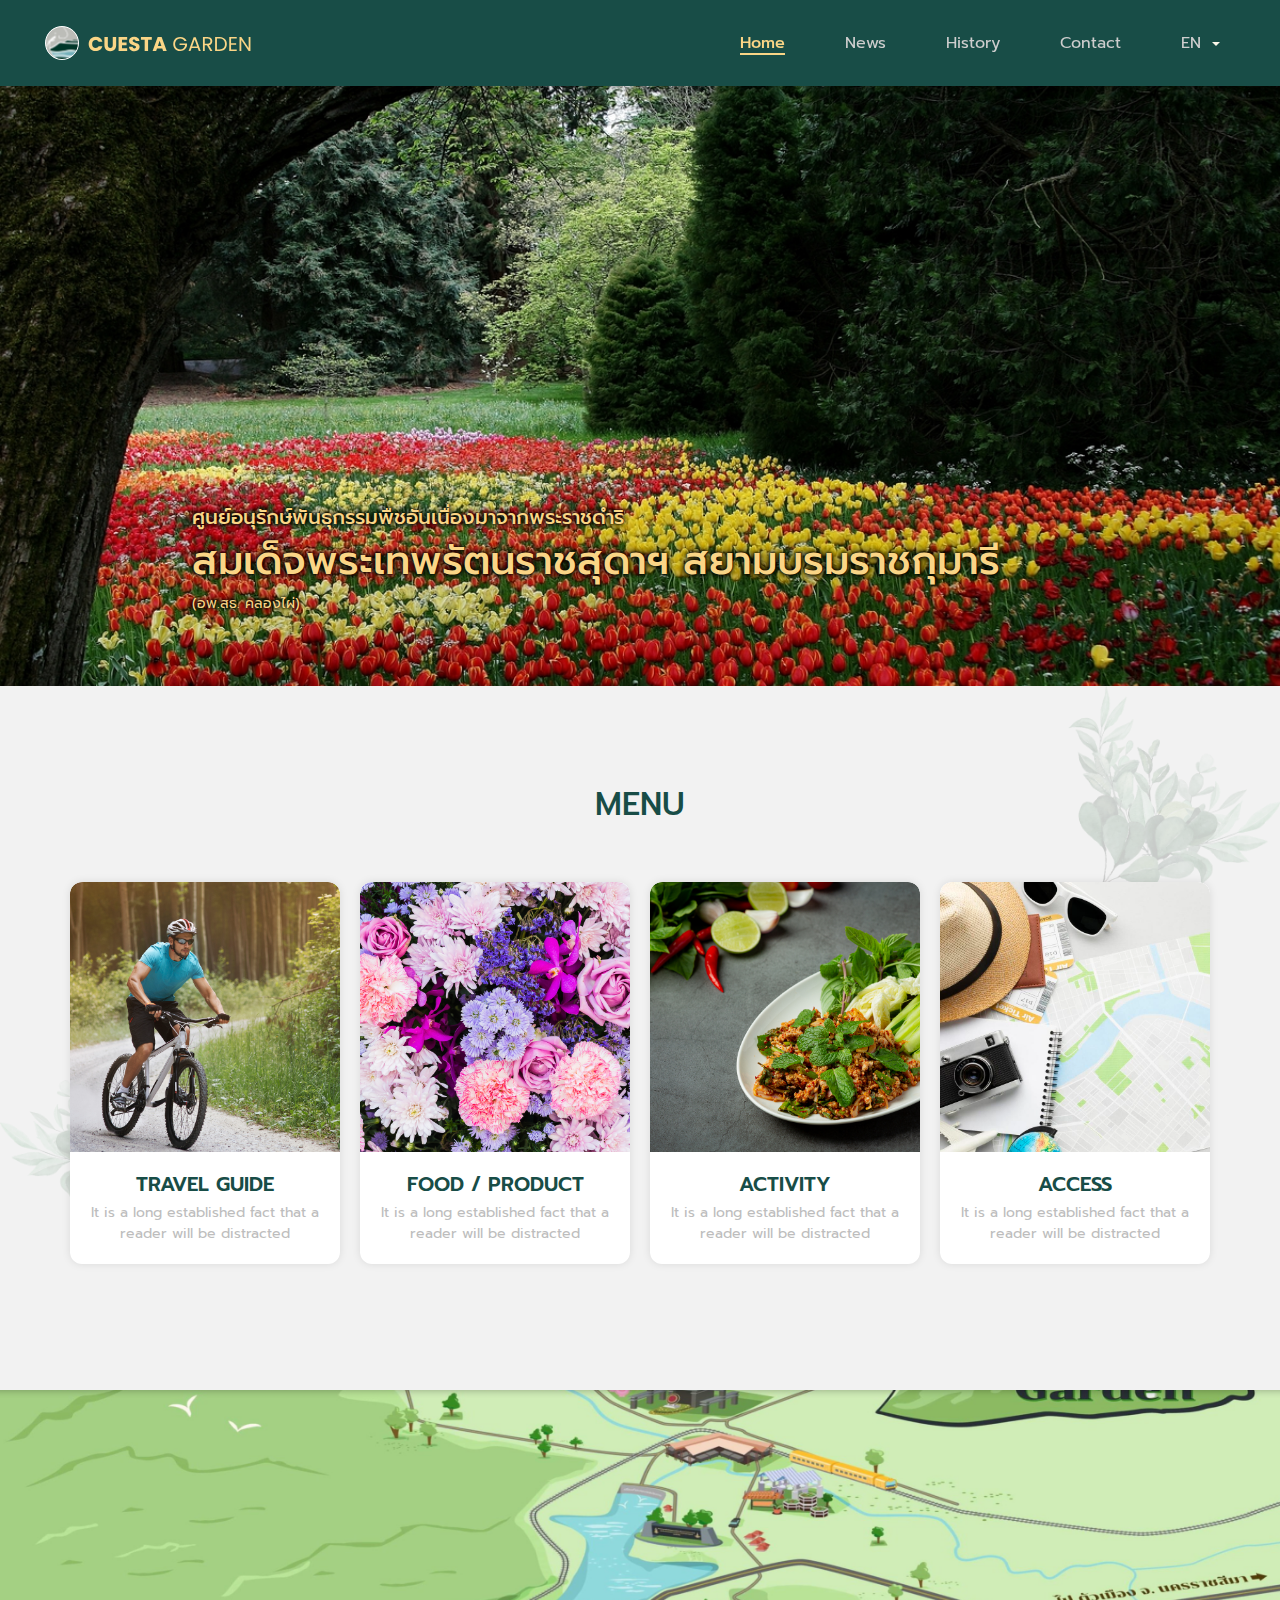
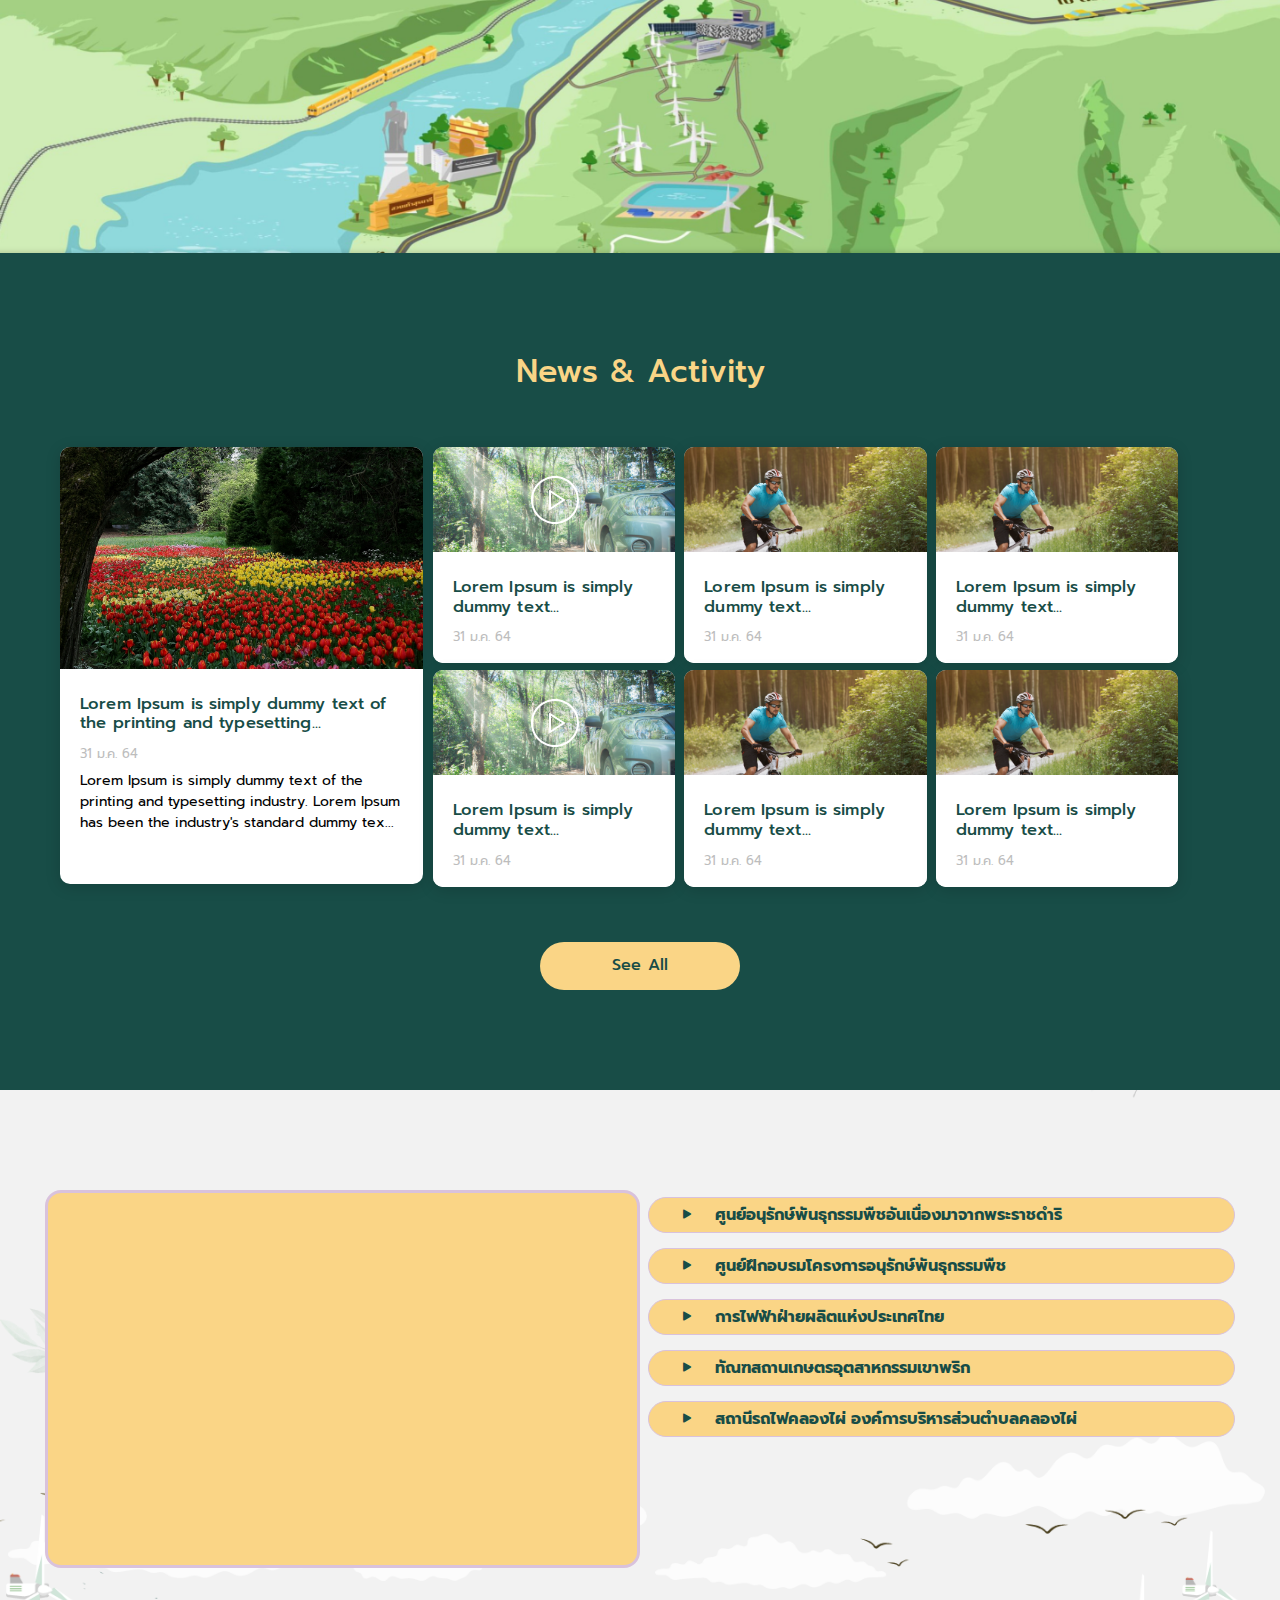
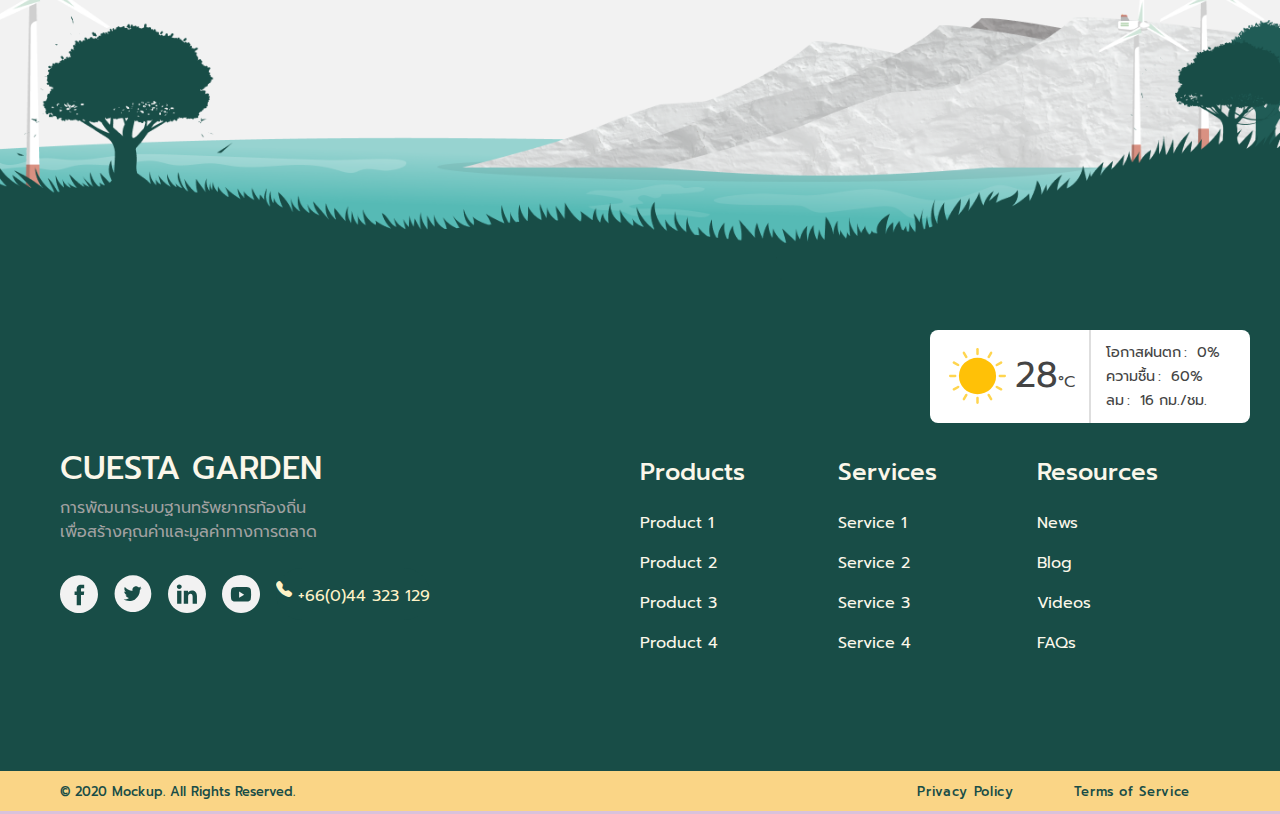
<file: index.html>
<!DOCTYPE html>
<html>
<head>
	<meta charset="UTF-8">
	<meta name="viewport" content="width=device-width, initial-scale=1">
	<link rel="icon" type="image/png" sizes="" href="images/favicon.ico">
	<link rel="stylesheet" href="css/bootstrap.css">
	<link rel="stylesheet" href="https://cdnjs.cloudflare.com/ajax/libs/animate.css/4.1.1/animate.min.css"/>

	<script src="https://code.jquery.com/jquery-3.5.1.slim.min.js" integrity="sha384-DfXdz2htPH0lsSSs5nCTpuj/zy4C+OGpamoFVy38MVBnE+IbbVYUew+OrCXaRkfj" crossorigin="anonymous"></script>
	<script src="https://cdn.jsdelivr.net/npm/bootstrap@4.5.3/dist/js/bootstrap.bundle.min.js" integrity="sha384-ho+j7jyWK8fNQe+A12Hb8AhRq26LrZ/JpcUGGOn+Y7RsweNrtN/tE3MoK7ZeZDyx" crossorigin="anonymous"></script>

	<link rel="stylesheet" href="css/main.css">
	<title>Cuesta Garden</title>
</head>
<body>

<nav class="modal" role="modal" id="slidebar">
	<ul class="bg-dark p-4">
		<div class="top">
			<a href="#home" class="brand w3-text-uppercase"><img src="images/logo.svg" alt="CUESTA GARDEN"></a>
			<button type="button" class="close" data-dismiss="modal" aria-label="Close">
				<span aria-hidden="true">&times;</span>
			</button>
		</div> 
		<ul class="navbar">
			<li class="nav-item"><a href="index.html" class="nav-link">Home</a></li>
			<li class="nav-item"><a href="news.html" class="nav-link">News</a></li>
			<li class="nav-item"><a href="history.html" class="nav-link">History</a></li>
			<li class="nav-item"><a href="contact.html" class="nav-link">Contact</a></li>
			<li class="nav-item dropdown">
				<a href="#" class="nav-link dropdown-toggle" id="slidebar-lang" data-toggle="dropdown" href="#" role="button" aria-haspopup="true" aria-expanded="false">
					EN
				</a>
				<ul aria-labelledby="slidebar-lang" class="dropdown-menu">
					<li class="dropdown-item" href="#">ไทย</li>
					<li class="dropdown-item" href="#">Zh</li>
				</ul>
			</li>
		</ul>
	</ul>
</nav>
<!-- Header -->
<header id="home" class="menu bg-primary">
	<!-- Navbar (sit on top) -->
	<nav for="home" class="bg-primary nav-lg nav-main">
	  <div class=" display-container py-3">
	  	<div class="row">
		    <a href="index.html" class="brand w3-text-uppercase">
		    	<img src="images/logo.svg" alt="CUESTA GARDEN">
		    </a> 
		    <!-- Float links to the right. Hide them on small screens -->
		    <ul class="navbar">
				<li class="nav-item active"><a href="index.html" class="nav-link">Home</a></li>
				<li class="nav-item"><a href="news.html" class="nav-link">News</a></li>
				<li class="nav-item"><a href="history.html" class="nav-link">History</a></li>
				<li class="nav-item"><a href="contact.html" class="nav-link">Contact</a></li>
				<li class="nav-item dropdown">
					<a href="#" class="nav-link dropdown-toggle" id="main-lang" data-toggle="dropdown" href="#" role="button" aria-haspopup="true" aria-expanded="false">
						EN
					</a>
					<div aria-labelledby="main-lang" class="dropdown-menu">
						<a class="dropdown-item" href="#">ไทย</a>
						<a class="dropdown-item" href="#">Zh</a>
					</div>
				</li>
		    </ul>
		</div>
	  </div>
	</nav>
	<nav for="home" class="bg-white nav-lg nav-sticky">
	  <div class=" display-container py-0 px-2">
	  	<div class="row">
		    <a href="index.html" class="brand w3-text-uppercase">
		    	<img src="images/logo.svg" alt="CUESTA GARDEN">
		    </a> 
		    <!-- Float links to the right. Hide them on small screens -->
		    <ul class="navbar">
				<li class="nav-item active"><a href="index.html" class="nav-link">Home</a></li>
				<li class="nav-item"><a href="news.html" class="nav-link">News</a></li>
				<li class="nav-item"><a href="history.html" class="nav-link">History</a></li>
				<li class="nav-item"><a href="contact.html" class="nav-link">Contact</a></li>
				<li class="nav-item dropdown">
					<a href="#" class="nav-link dropdown-toggle" id="stick-lang" data-toggle="dropdown" href="#" role="button" aria-haspopup="true" aria-expanded="false">
						EN
					</a>
					<ul aria-labelledby="stick-lang" class="dropdown-menu">
						<li class="dropdown-item" href="#">ไทย</li>
						<li class="dropdown-item" href="#">Zh</li>
					</ul>
				</li>
		    </ul>
		</div>
	  </div>
	</nav>
	<nav for="slidebar" class="bg-primary nav-mb nav-main">
	  <div class=" display-container py-3">
	  	<div class="row">
		    <a href="index.html" class="brand w3-text-uppercase">
		    	<img src="images/logo.svg" alt="CUESTA GARDEN">
		    </a> 
		    <!-- Float links to the right. Hide them on small screens -->
		    <button class="nav-bar" type="button" data-toggle="modal" data-target="#slidebar"  href="javascript:()">
				<span></span>
				<span></span>
				<span></span>
			</button>
		</div>
	  </div>
	</nav>
	<nav for="slidebar" class="bg-white nav-mb nav-sticky">
	  <div class=" display-container py-3">
	  	<div class="row">
		    <a href="index.html" class="brand w3-text-uppercase">
		    	<img src="images/logo.svg" alt="CUESTA GARDEN">
		    </a> 
		    <!-- Float links to the right. Hide them on small screens -->
		    <button class="nav-bar" type="button" data-toggle="modal" data-target="#slidebar"  href="javascript:()">
				<span></span>
				<span></span>
				<span></span>
			</button>
		</div>
	  </div>
	</nav>
</header>

<section id="cuestaSlide" class="carousel slide" data-ride="carousel">
  <ol class="carousel-indicators">
    <li class="active shadow" data-target="#cuestaSlide" data-slide-to="0"></li>
    <li class="shadow" data-target="#cuestaSlide" data-slide-to="1"></li>
    <li class="shadow" data-target="#cuestaSlide" data-slide-to="2"></li>
    <li class="shadow" data-target="#cuestaSlide" data-slide-to="3"></li>
  </ol>
  <div class="carousel-inner">
    <div class="carousel-item active">
      <img src="images/banner_001.jpg" class="d-block w-100" alt="...">
      <div class="carousel-caption d-none d-md-block">
        <h5 class="">ศูนย์อนุรักษ์พันธุกรรมพืชอันเนื่องมาจากพระราชดำริ</h5>
        <h1 class="">สมเด็จพระเทพรัตนราชสุดาฯ สยามบรมราชกุมารี</h1>
        <p class="">(อพ.สธ. คลองไผ่)</p>
      </div>
    </div>
    <div class="carousel-item">
      <img src="images/banner_002.jpg" class="d-block w-100" alt="...">
      <div class="carousel-caption d-none d-md-block">
        <h5 class="">ศูนย์อนุรักษ์พันธุกรรมพืชอันเนื่องมาจากพระราชดำริ</h5>
        <h1 class="">สมเด็จพระเทพรัตนราชสุดาฯ สยามบรมราชกุมารี</h1>
        <p class="">(อพ.สธ. คลองไผ่)</p>
      </div>
    </div>
    <div class="carousel-item">
      <img src="images/banner_004.jpg" class="d-block w-100" alt="...">
      <div class="carousel-caption d-none d-md-block">
        <h5 class="">ศูนย์อนุรักษ์พันธุกรรมพืชอันเนื่องมาจากพระราชดำริ</h5>
        <h1 class="">สมเด็จพระเทพรัตนราชสุดาฯ สยามบรมราชกุมารี</h1>
        <p class=" ">(อพ.สธ. คลองไผ่)</p>
      </div>
    </div>
  </div>
  <a class="carousel-control-prev" href="#cuestaSlide" role="button" data-slide="prev">
    <span class="carousel-control-prev-icon" aria-hidden="true"></span>
    <span class="sr-only">Previous</span>
  </a>
  <a class="carousel-control-next" href="#cuestaSlide" role="button" data-slide="next">
    <span class="carousel-control-next-icon" aria-hidden="true"></span>
    <span class="sr-only">Next</span>
  </a>
</section>

<section role="main" class="main body">
	<div class="bg-light h-100 section">
		<div class="container">
			<h2 class="text-primary text-center mb-md-5">MENU</h2>
			<ul class="categories">
				<li class="cate-item">
					<a href="guide.html">
						<figure><img src="images/thumbnail_001.jpg"></figure>
						<figcaption>
							<h5>Travel Guide</h5>
							<p>It is a long established fact that a reader will be distracted</p>
						</figcaption>
					</a>
				</li>
				<li class="cate-item">
					<a href="guide.html">
						<figure><img src="images/thumbnail_002.jpg"></figure>
						<figcaption>
							<h5>Food / Product</h5>
							<p>It is a long established fact that a reader will be distracted</p>
						</figcaption>
					</a>
				</li>
				<li class="cate-item">
					<a href="guide.html">
						<figure><img src="images/thumbnail_003.jpg"></figure>
						<figcaption>
							<h5>Activity</h5>
							<p>It is a long established fact that a reader will be distracted</p>
						</figcaption>
					</a>
				</li>
				<li class="cate-item">
					<a href="guide.html">
						<figure><img src="images/thumbnail_004.jpg"></figure>
						<figcaption>
							<h5>Access</h5>
							<p>It is a long established fact that a reader will be distracted</p>
						</figcaption>
					</a>
				</li>
			</ul>
		</div>
	</div>
	<div class="container-fuild">
		<img class="w-100" src="images/map.png">
	</div>
	<div class="bg-primary h-100 section">
		<div class="container">
			<div class="post-container h-100 text-center">
				<h2 class="pb-md-5 text-center text-second">News & Activity</h2>
				<ul class="post-list flex-row">
					<li class="col-lg-4">
						<a href="detail_full.html">
						<figure><img src="images/banner_001.jpg"></figure>
						<figcaption>
							<h3>Lorem Ipsum is simply dummy text of the printing and typesetting...</h3>
							<small>31 ม.ค. 64</small>
							<p>Lorem Ipsum is simply dummy text of the printing and typesetting industry. Lorem Ipsum has been the industry's standard dummy tex...</p>
						</figcaption>
						</a>
					</li>
					<div class="col-lg-8 d-post-right">
						<li class="vdo">
							<a href="detail_full.html">
							<figure><img src="images/banner_012.jpg"></figure>
							<figcaption>
								<h3>Lorem Ipsum is simply dummy text...</h3>
								<small>31 ม.ค. 64</small>
							</figcaption>
							</a>
						</li>
						<li class="">
							<a href="detail_full.html">
							<figure><img src="images/banner_005.jpg"></figure>
							<figcaption>
								<h3>Lorem Ipsum is simply dummy text...</h3>
								<small>31 ม.ค. 64</small>
							</figcaption>
							</a>
						</li>
						<li class="">
							<a href="detail_full.html">
							<figure><img src="images/banner_005.jpg"></figure>
							<figcaption>
								<h3>Lorem Ipsum is simply dummy text...</h3>
								<small>31 ม.ค. 64</small>
							</figcaption>
							</a>
						</li>
						<li class="vdo">
							<a href="detail_full.html">
							<figure><img src="images/banner_012.jpg"></figure>
							<figcaption>
								<h3>Lorem Ipsum is simply dummy text...</h3>
								<small>31 ม.ค. 64</small>
							</figcaption>
							</a>
						</li>
						<li class="">
							<a href="detail_full.html">
							<figure><img src="images/banner_005.jpg"></figure>
							<figcaption>
								<h3>Lorem Ipsum is simply dummy text...</h3>
								<small>31 ม.ค. 64</small>
							</figcaption>
							</a>
						</li>
						<li class="">
							<a href="detail_full.html">
							<figure><img src="images/banner_005.jpg"></figure>
							<figcaption>
								<h3>Lorem Ipsum is simply dummy text...</h3>
								<small>31 ม.ค. 64</small>
							</figcaption>
							</a>
						</li>
					</div>
				</ul>
				<a class="btn btn-second mx-auto d-inline-block mt-md-5" role="button" href="news.html">See All</a>
			</div>
		</div>
	</div>
	<div class="bg-video bg-light bg-footer video-img section">
		<div class="container">
			<div class="row">
				<div class="vdoscreen">
					<iframe src="https://www.youtube.com/embed/4woRrhXM5IE" frameborder="0" allow="accelerometer; autoplay; clipboard-write; encrypted-media; gyroscope; picture-in-picture" allowfullscreen></iframe>
				</div>
				<div class="col-md-6 pr-md-0 pl-md-2">
					<ul class="playlist">
						<li><i class="bi bi-play-fill"></i> ศูนย์อนุรักษ์พันธุกรรมพืชอันเนื่องมาจากพระราชดำริ</li>
						<li><i class="bi bi-play-fill"></i> ศูนย์ฝึกอบรมโครงการอนุรักษ์พันธุกรรมพืช</li>
						<li><i class="bi bi-play-fill"></i> การไฟฟ้าฝ่ายผลิตแห่งประเทศไทย</li>
						<li><i class="bi bi-play-fill"></i> ทัณฑสถานเกษตรอุตสาหกรรมเขาพริก</li>
						<li><i class="bi bi-play-fill"></i> สถานีรถไฟคลองไผ่ องค์การบริหารส่วนตำบลคลองไผ่</li>
					</ul>
				</div>
			</div>
		</div>
	</div>
</section>


<!-- Footer -->
<footer>
	<div class="bg-primary contact-section section">
		<div class="display-container">
			<div class="row">
				<div class="col-lg-6">
					<h2>CUESTA GARDEN</h2>
					<span class="d-block mb-4">
						การพัฒนาระบบฐานทรัพยากรท้องถิ่น<br>
						เพื่อสร้างคุณค่าและมูลค่าทางการตลาด
					</span>
					<ul class="socail">
						<li>
							<a href="#">
								<img src="images/icon/facebook(1).svg">
							</a>
						</li>
						<li>
							<a href="#">
								<img src="images/icon/twitter(1).svg">
							</a>
						</li>
						<li>
							<a href="#">
								<img src="images/icon/LinkedIN(1).svg">
							</a>
						</li>
						<li>
							<a href="#">
								<img src="images/icon/youtube(1).svg">
							</a>
						</li>
						<li class="tel">
							<a href="tel:+6644323129">
								<i class="bi bi-telephone-fill"></i>
								+66(0)44 323 129
							</a>
						</li>
					</ul>
				</div>
				<div class="col-lg-6 col-right flex-row justify-content-space-between footer">
					<ul class="flex-3">
						<li><h4>Products</h4></li>
						<li><a href="product.html">Product 1</a></li>
						<li><a href="product.html">Product 2</a></li>
						<li><a href="product.html">Product 3</a></li>
						<li><a href="product.html">Product 4</a></li>
					</ul>
					<ul class="flex-3">
						<li><h4>Services</h4></li>
						<li><a href="service.html">Service 1</a></li>
						<li><a href="service.html">Service 2</a></li>
						<li><a href="service.html">Service 3</a></li>
						<li><a href="service.html">Service 4</a></li>
					</ul>
					<ul class="flex-3">
						<li><h4>Resources</h4></li>
						<li><a href="news.html">News</a></li>
						<li><a href="news.html">Blog</a></li>
						<li><a href="video.html">Videos</a></li>
						<li><a href="faqs.html">FAQs</a></li>
					</ul>
				</div>
			</div>
		</div>
	</div>
	<div class="copyrights-row">
		<div class="display-container py-2">
			<div class="row">
				<div class="col-left col copyrights">
					<small>© 2020 Mockup. All Rights Reserved.</small>
				</div>
				<div class="col-left col">
					<ul class="footer-menu">
						<li class="footer-item"><a href="text.html">Privacy Policy</a></li>
						<li class="footer-item"><a href="text.html">Terms of Service</a></li>
					</ul>
				</div>
			</div>
		</div>
	</div>
	<div class="temperature">
		<div class="col-6 col-left">
			<div class="col-6 icon"><img src="./images/svg/sunny.svg" alt=""></div>
			<div class="col-6 number">28<small>°C</small></div>
		</div>
		<div class="col-6 col-right">
			<ul class="meta-tem">
				<li>
					<label>โอกาสฝนตก</label>
					<span>0%</span>
				</li>
				<li>
					<label>ความชื้น</label>
					<span>60%</span>
				</li>
				<li>
					<label>ลม</label>
					<span>16 กม./ชม.</span>
				</li>
			</ul>
		</div>
	</div>
</footer>
	
<button onclick="topFunction()" id="btt" title="Go to top"><i class="bi bi-arrow-up-short"></i></button>
<script src="js/script.js"></script>
</body>
</html>
</file>
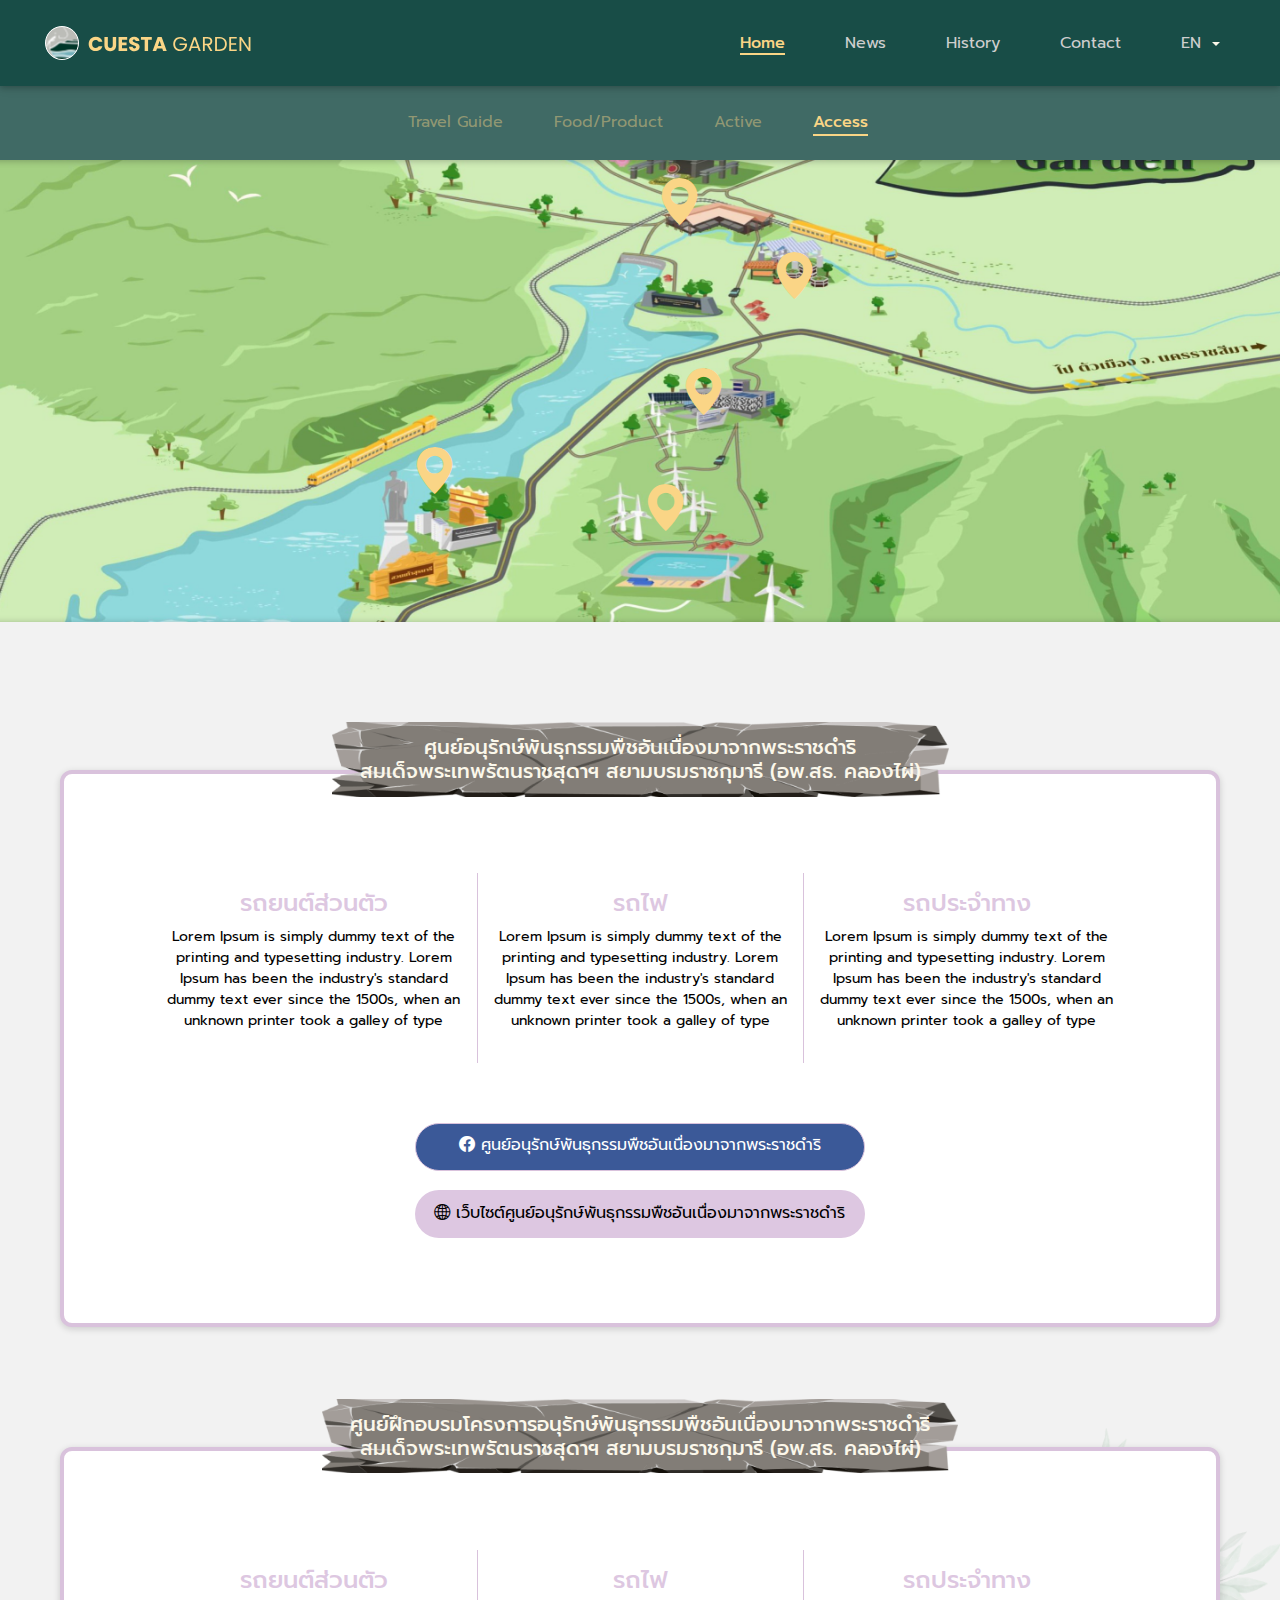
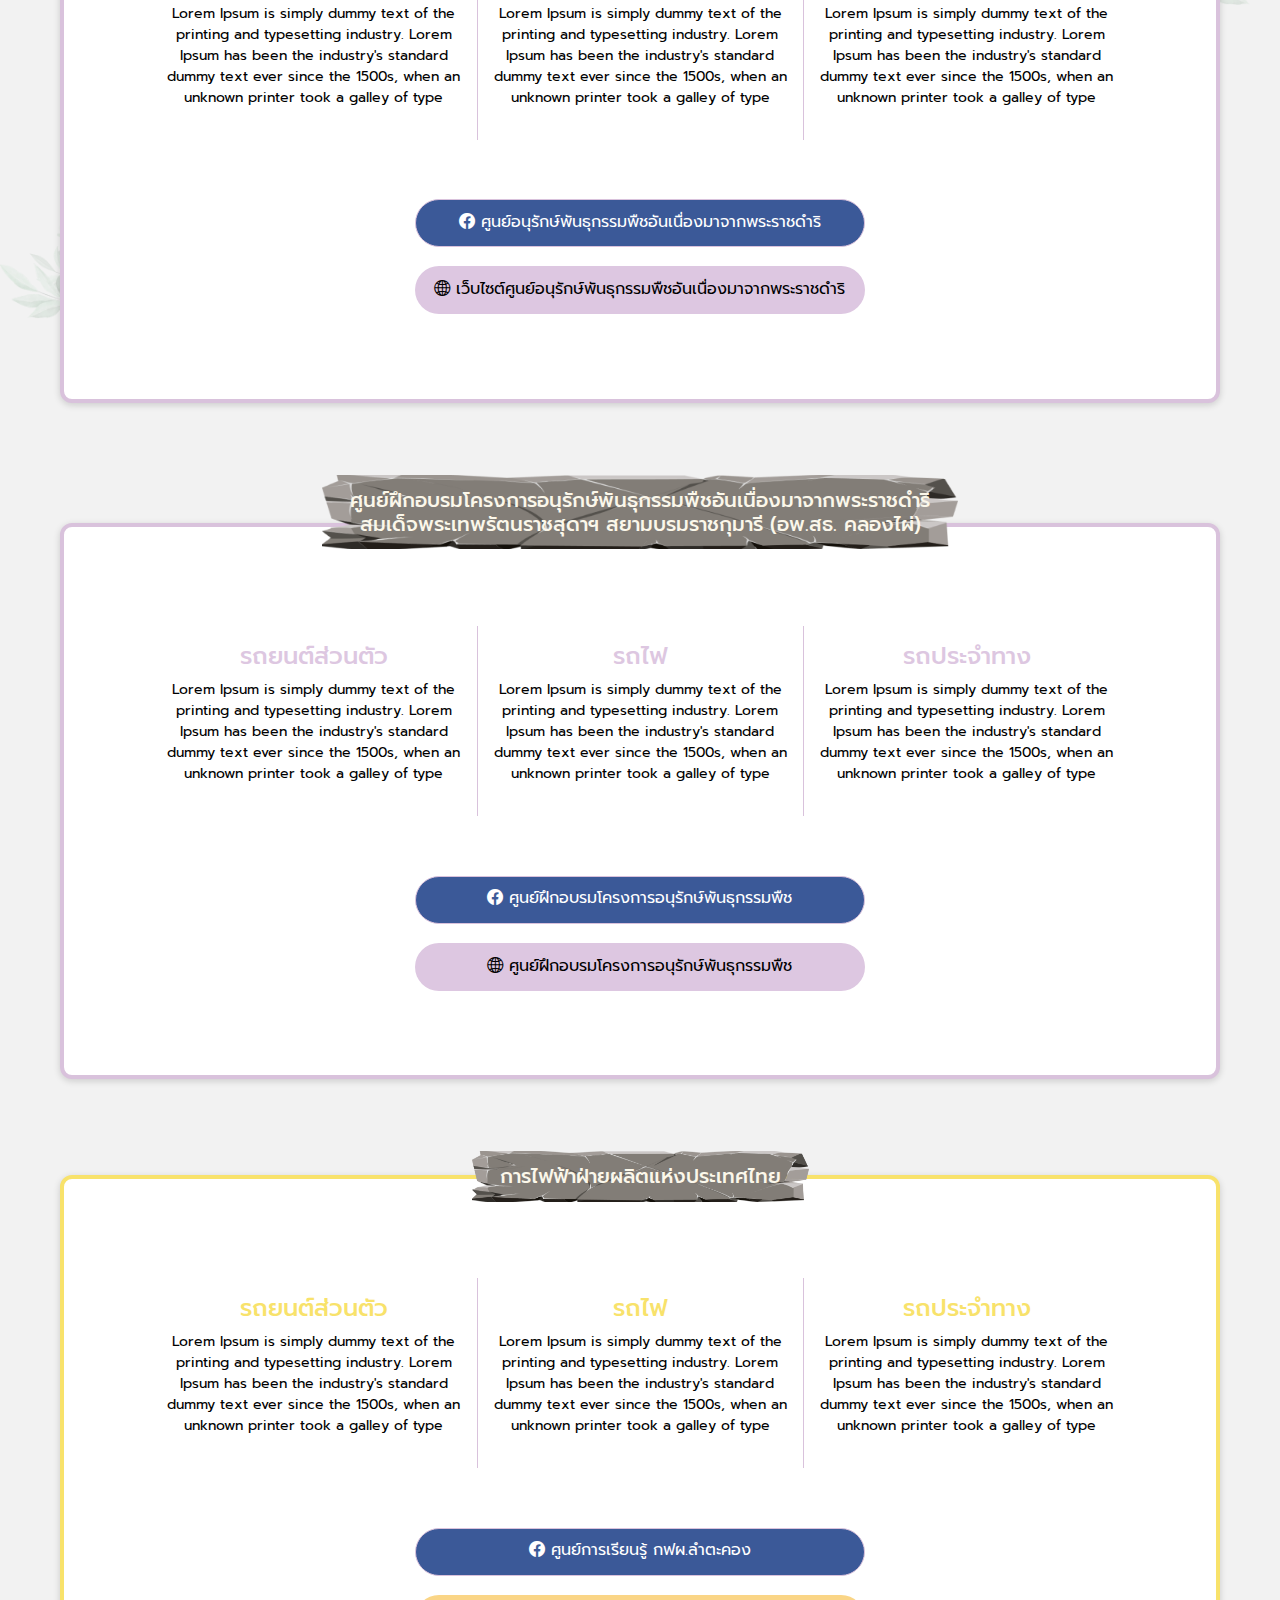
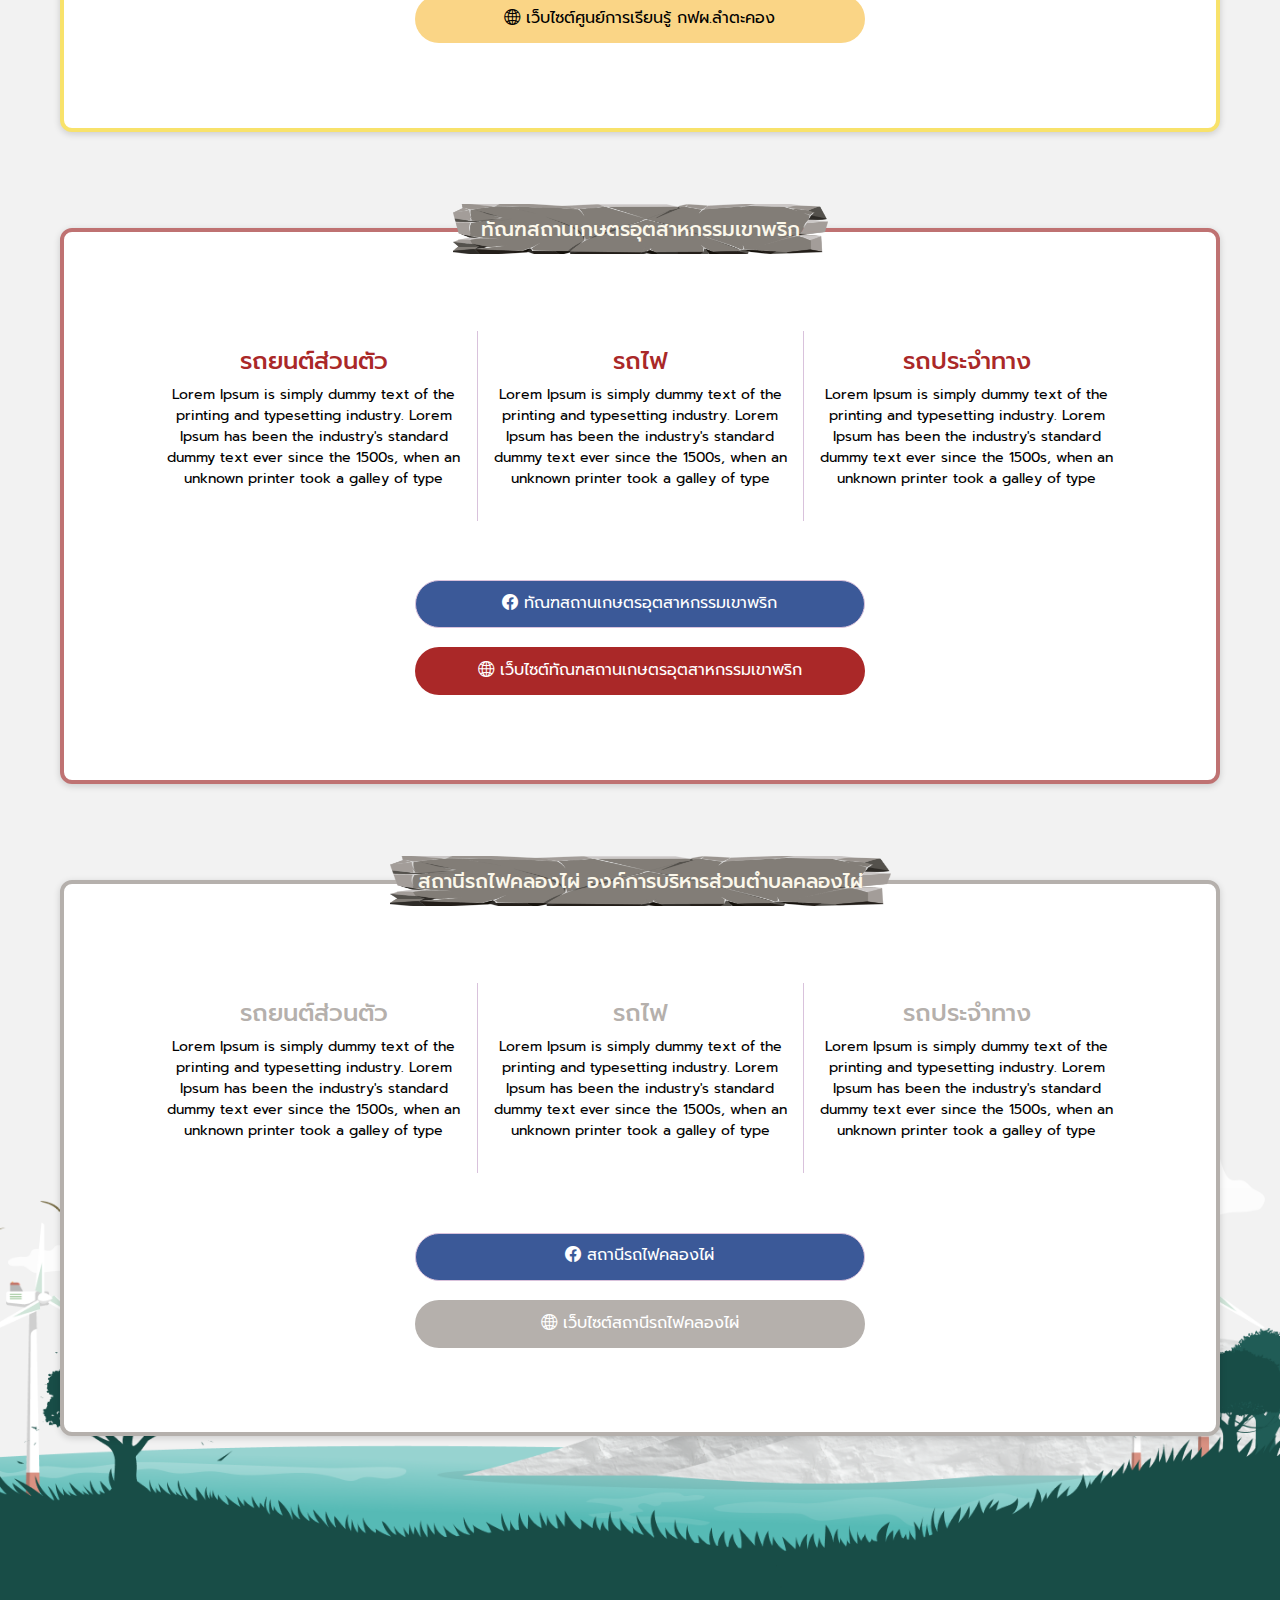
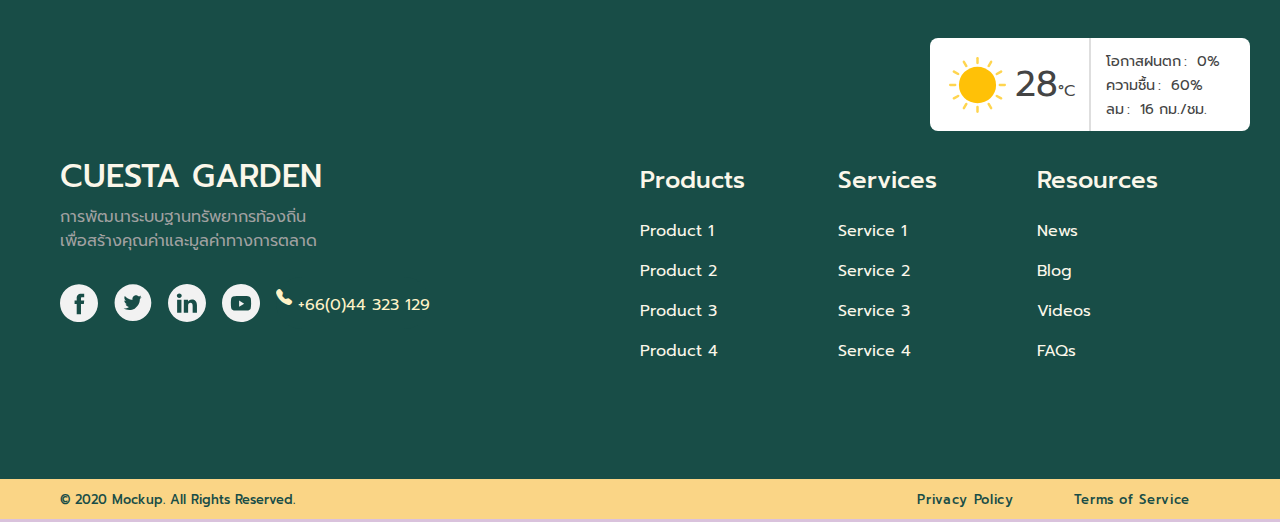
<file: access.html>
<!DOCTYPE html>
<html>
<head>
	<meta charset="UTF-8">
	<meta name="viewport" content="width=device-width, initial-scale=1">
	<link rel="icon" type="image/png" sizes="" href="images/favicon.ico">
	<link rel="stylesheet" href="css/bootstrap.css">
	<link rel="stylesheet" href="https://cdnjs.cloudflare.com/ajax/libs/animate.css/4.1.1/animate.min.css"/>

	<script src="https://code.jquery.com/jquery-3.5.1.slim.min.js" integrity="sha384-DfXdz2htPH0lsSSs5nCTpuj/zy4C+OGpamoFVy38MVBnE+IbbVYUew+OrCXaRkfj" crossorigin="anonymous"></script>
	<script src="https://cdn.jsdelivr.net/npm/bootstrap@4.5.3/dist/js/bootstrap.bundle.min.js" integrity="sha384-ho+j7jyWK8fNQe+A12Hb8AhRq26LrZ/JpcUGGOn+Y7RsweNrtN/tE3MoK7ZeZDyx" crossorigin="anonymous"></script>

	<link rel="stylesheet" href="css/main.css">
	<title>Cuesta Garden</title>
</head>
<body>

<nav class="modal" role="modal" id="slidebar">
	<ul class="bg-dark p-4">
		<div class="top">
			<a href="#home" class="brand w3-text-uppercase"><img src="images/logo.svg" alt="CUESTA GARDEN"></a>
			<button type="button" class="close" data-dismiss="modal" aria-label="Close">
				<span aria-hidden="true">&times;</span>
			</button>
		</div> 
		<ul class="navbar">
			<li class="nav-item"><a href="index.html" class="nav-link">Home</a></li>
			<li class="nav-item"><a href="news.html" class="nav-link">News</a></li>
			<li class="nav-item"><a href="history.html" class="nav-link">History</a></li>
			<li class="nav-item"><a href="contact.html" class="nav-link">Contact</a></li>
			<li class="nav-item dropdown">
				<a href="#" class="nav-link dropdown-toggle" id="slidebar-lang" data-toggle="dropdown" href="#" role="button" aria-haspopup="true" aria-expanded="false">
					EN
				</a>
				<ul aria-labelledby="slidebar-lang" class="dropdown-menu">
					<li class="dropdown-item" href="#">ไทย</li>
					<li class="dropdown-item" href="#">Zh</li>
				</ul>
			</li>
		</ul>
	</ul>
</nav>
<!-- Header -->
<header id="home" class="menu bg-primary">
	<!-- Navbar (sit on top) -->
	<nav for="home" class="bg-primary nav-lg nav-main">
	  <div class=" display-container py-3">
	  	<div class="row">
		    <a href="index.html" class="brand w3-text-uppercase">
		    	<img src="images/logo.svg" alt="CUESTA GARDEN">
		    </a> 
		    <!-- Float links to the right. Hide them on small screens -->
		    <ul class="navbar">
				<li class="nav-item active"><a href="index.html" class="nav-link">Home</a></li>
				<li class="nav-item"><a href="news.html" class="nav-link">News</a></li>
				<li class="nav-item"><a href="history.html" class="nav-link">History</a></li>
				<li class="nav-item"><a href="contact.html" class="nav-link">Contact</a></li>
				<li class="nav-item dropdown">
					<a href="#" class="nav-link dropdown-toggle" id="main-lang" data-toggle="dropdown" href="#" role="button" aria-haspopup="true" aria-expanded="false">
						EN
					</a>
					<div aria-labelledby="main-lang" class="dropdown-menu">
						<a class="dropdown-item" href="#">ไทย</a>
						<a class="dropdown-item" href="#">Zh</a>
					</div>
				</li>
		    </ul>
		</div>
	  </div>
	</nav>
	<nav for="home" class="bg-white nav-lg nav-sticky">
	  <div class=" display-container py-0 px-2">
	  	<div class="row">
		    <a href="index.html" class="brand w3-text-uppercase">
		    	<img src="images/logo.svg" alt="CUESTA GARDEN">
		    </a> 
		    <!-- Float links to the right. Hide them on small screens -->
		    <ul class="navbar">
				<li class="nav-item active"><a href="index.html" class="nav-link">Home</a></li>
				<li class="nav-item"><a href="news.html" class="nav-link">News</a></li>
				<li class="nav-item"><a href="history.html" class="nav-link">History</a></li>
				<li class="nav-item"><a href="contact.html" class="nav-link">Contact</a></li>
				<li class="nav-item dropdown">
					<a href="#" class="nav-link dropdown-toggle" id="stick-lang" data-toggle="dropdown" href="#" role="button" aria-haspopup="true" aria-expanded="false">
						EN
					</a>
					<ul aria-labelledby="stick-lang" class="dropdown-menu">
						<li class="dropdown-item" href="#">ไทย</li>
						<li class="dropdown-item" href="#">Zh</li>
					</ul>
				</li>
		    </ul>
		</div>
	  </div>
	</nav>
	<nav for="slidebar" class="bg-primary nav-mb nav-main">
	  <div class=" display-container py-3">
	  	<div class="row">
		    <a href="index.html" class="brand w3-text-uppercase">
		    	<img src="images/logo.svg" alt="CUESTA GARDEN">
		    </a> 
		    <!-- Float links to the right. Hide them on small screens -->
		    <button class="nav-bar" type="button" data-toggle="modal" data-target="#slidebar"  href="javascript:()">
				<span></span>
				<span></span>
				<span></span>
			</button>
		</div>
	  </div>
	</nav>
	<nav for="slidebar" class="bg-white nav-mb nav-sticky">
	  <div class=" display-container py-3">
	  	<div class="row">
		    <a href="index.html" class="brand w3-text-uppercase">
		    	<img src="images/logo.svg" alt="CUESTA GARDEN">
		    </a> 
		    <!-- Float links to the right. Hide them on small screens -->
		    <button class="nav-bar" type="button" data-toggle="modal" data-target="#slidebar"  href="javascript:()">
				<span></span>
				<span></span>
				<span></span>
			</button>
		</div>
	  </div>
	</nav>
</header>


<section role="main" class="main">
	<div class="h-100">
			<div id="product" class="list-group">
				<a class="list-item" href="guide.html">Travel Guide</a>
				<a class="list-item" href="product.html">Food/Product</a>
				<a class="list-item" href="active.html">Active</a>
				<a class="list-item active" href="access.html">Access</a>
			</div>
			<figure class="map_img">
				<img src="images/map.png" usemap="#image-map">
				<map name="image-map">
					<a class="link-map" title="" href="#point-1" coords="1045,535,57" shape="circle"><i class="bi bi-geo-alt-fill"></i></a>
					<a class="link-map" title="" href="#point-2" coords="1512,850,59" shape="circle"><i class="bi bi-geo-alt-fill"></i></a>
					<a class="link-map" title="" href="#point-3" coords="1878,193,50" shape="circle"><i class="bi bi-geo-alt-fill"></i></a>
					<a class="link-map" title="" href="#point-4" coords="277,482,50" shape="circle"><i class="bi bi-geo-alt-fill"></i></a>
					<a class="link-map" title="" href="#point-5" coords="2813,644,54" shape="circle"><i class="bi bi-geo-alt-fill"></i></a>
				</map>
			</figure>
	</div>
	<figcaption class="bg-light h-100 section">
		<div class="container">
			<div data-spy="scroll" data-target="#travel-guide" data-offset="0" class="scrollspy-example">
				<div id="point-1" class="tabel-container h-100">
					<div class="title bg-wood">
						<h4>
							ศูนย์อนุรักษ์พันธุกรรมพืชอันเนื่องมาจากพระราชดำริ<br>
สมเด็จพระเทพรัตนราชสุดาฯ สยามบรมราชกุมารี (อพ.สธ. คลองไผ่)
						</h4>
					</div>
				  	<ul class="tabel-list pupure flex-row transport">
				  		<li class="">
					  		<ul class="transport-list">
								<li>
									<span class="icon"></span>
									<h4>รถยนต์ส่วนตัว</h4>
									<p>Lorem Ipsum is simply dummy text of the printing and typesetting industry. Lorem Ipsum has been the industry's standard dummy text ever since the 1500s, when an unknown printer took a galley of type </p>
								</li>
								<li>
									<span class="icon"></span>
									<h4>รถไฟ</h4>
									<p>Lorem Ipsum is simply dummy text of the printing and typesetting industry. Lorem Ipsum has been the industry's standard dummy text ever since the 1500s, when an unknown printer took a galley of type </p>
								</li>
								<li>
									<span class="icon"></span>
									<h4>รถประจำทาง</h4>
									<p>Lorem Ipsum is simply dummy text of the printing and typesetting industry. Lorem Ipsum has been the industry's standard dummy text ever since the 1500s, when an unknown printer took a galley of type </p>
								</li>
							</ul>
							<a href="#" class="btn btn-facebook"><i class="bi bi-facebook"></i> ศูนย์อนุรักษ์พันธุกรรมพืชอันเนื่องมาจากพระราชดำริ</a>
							<a href="#" class="btn btn-primary"><i class="bi bi-globe2"></i> เว็บไซต์ศูนย์อนุรักษ์พันธุกรรมพืชอันเนื่องมาจากพระราชดำริ</a>
					  	</li> 
				  	</ul>
				</div>
				<div id="point-2" class="tabel-container h-100">
					<div class="title bg-wood">
						<h4>
							ศูนย์ฝึกอบรมโครงการอนุรักษ์พันธุกรรมพืชอันเนื่องมาจากพระราชดำริ<br>
สมเด็จพระเทพรัตนราชสุดาฯ สยามบรมราชกุมารี (อพ.สธ. คลองไผ่)
						</h4>
					</div>
					<ul class="tabel-list pupure flex-row transport">
						<li class="">
							<ul class="transport-list">
							  <li>
								  <span class="icon"></span>
								  <h4>รถยนต์ส่วนตัว</h4>
								  <p>Lorem Ipsum is simply dummy text of the printing and typesetting industry. Lorem Ipsum has been the industry's standard dummy text ever since the 1500s, when an unknown printer took a galley of type </p>
							  </li>
							  <li>
								  <span class="icon"></span>
								  <h4>รถไฟ</h4>
								  <p>Lorem Ipsum is simply dummy text of the printing and typesetting industry. Lorem Ipsum has been the industry's standard dummy text ever since the 1500s, when an unknown printer took a galley of type </p>
							  </li>
							  <li>
								  <span class="icon"></span>
								  <h4>รถประจำทาง</h4>
								  <p>Lorem Ipsum is simply dummy text of the printing and typesetting industry. Lorem Ipsum has been the industry's standard dummy text ever since the 1500s, when an unknown printer took a galley of type </p>
							  </li>
						  </ul>
						  <a href="#" class="btn btn-facebook"><i class="bi bi-facebook"></i> ศูนย์อนุรักษ์พันธุกรรมพืชอันเนื่องมาจากพระราชดำริ</a>
						  <a href="#" class="btn btn-primary"><i class="bi bi-globe2"></i> เว็บไซต์ศูนย์อนุรักษ์พันธุกรรมพืชอันเนื่องมาจากพระราชดำริ</a>
						</li> 
					</ul>
				</div>
				<div id="point-3" class="tabel-container h-100">
					<div class="title bg-wood">
						<h4>
							ศูนย์ฝึกอบรมโครงการอนุรักษ์พันธุกรรมพืชอันเนื่องมาจากพระราชดำริ<br>
สมเด็จพระเทพรัตนราชสุดาฯ สยามบรมราชกุมารี (อพ.สธ. คลองไผ่)
						</h4>
					</div>
					<ul class="tabel-list pupure flex-row transport">
						<li class="">
							<ul class="transport-list">
							  <li>
								  <span class="icon"></span>
								  <h4>รถยนต์ส่วนตัว</h4>
								  <p>Lorem Ipsum is simply dummy text of the printing and typesetting industry. Lorem Ipsum has been the industry's standard dummy text ever since the 1500s, when an unknown printer took a galley of type </p>
							  </li>
							  <li>
								  <span class="icon"></span>
								  <h4>รถไฟ</h4>
								  <p>Lorem Ipsum is simply dummy text of the printing and typesetting industry. Lorem Ipsum has been the industry's standard dummy text ever since the 1500s, when an unknown printer took a galley of type </p>
							  </li>
							  <li>
								  <span class="icon"></span>
								  <h4>รถประจำทาง</h4>
								  <p>Lorem Ipsum is simply dummy text of the printing and typesetting industry. Lorem Ipsum has been the industry's standard dummy text ever since the 1500s, when an unknown printer took a galley of type </p>
							  </li>
						  </ul>
						  <a href="#" class="btn btn-facebook"><i class="bi bi-facebook"></i> ศูนย์ฝึกอบรมโครงการอนุรักษ์พันธุกรรมพืช</a>
						  <a href="#" class="btn btn-primary"><i class="bi bi-globe2"></i> ศูนย์ฝึกอบรมโครงการอนุรักษ์พันธุกรรมพืช</a>
						</li> 
					</ul>
				</div>
				
				<div id="point-4" class="tabel-container h-100">
					<div class="title bg-wood">
						<h4>
							การไฟฟ้าฝ่ายผลิตแห่งประเทศไทย
						</h4>
					</div>
					<ul class="tabel-list yellow flex-row transport">
						<li class="">
							<ul class="transport-list">
							  <li>
								  <span class="icon"></span>
								  <h4>รถยนต์ส่วนตัว</h4>
								  <p>Lorem Ipsum is simply dummy text of the printing and typesetting industry. Lorem Ipsum has been the industry's standard dummy text ever since the 1500s, when an unknown printer took a galley of type </p>
							  </li>
							  <li>
								  <span class="icon"></span>
								  <h4>รถไฟ</h4>
								  <p>Lorem Ipsum is simply dummy text of the printing and typesetting industry. Lorem Ipsum has been the industry's standard dummy text ever since the 1500s, when an unknown printer took a galley of type </p>
							  </li>
							  <li>
								  <span class="icon"></span>
								  <h4>รถประจำทาง</h4>
								  <p>Lorem Ipsum is simply dummy text of the printing and typesetting industry. Lorem Ipsum has been the industry's standard dummy text ever since the 1500s, when an unknown printer took a galley of type </p>
							  </li>
						  </ul>
						  <a href="#" class="btn btn-facebook"><i class="bi bi-facebook"></i> ศูนย์การเรียนรู้ กฟผ.ลำตะคอง</a>
						  <a href="#" class="btn btn-primary"><i class="bi bi-globe2"></i> เว็บไซต์ศูนย์การเรียนรู้ กฟผ.ลำตะคอง</a>
						</li> 
					</ul>
				</div>

				<div id="point-5" class="tabel-container h-100">
					<div class="title bg-wood">
						<h4>
							ทัณฑสถานเกษตรอุตสาหกรรมเขาพริก
						</h4>
					</div>
					<ul class="tabel-list red flex-row transport">
						<li class="">
							<ul class="transport-list">
							  <li>
								  <span class="icon"></span>
								  <h4>รถยนต์ส่วนตัว</h4>
								  <p>Lorem Ipsum is simply dummy text of the printing and typesetting industry. Lorem Ipsum has been the industry's standard dummy text ever since the 1500s, when an unknown printer took a galley of type </p>
							  </li>
							  <li>
								  <span class="icon"></span>
								  <h4>รถไฟ</h4>
								  <p>Lorem Ipsum is simply dummy text of the printing and typesetting industry. Lorem Ipsum has been the industry's standard dummy text ever since the 1500s, when an unknown printer took a galley of type </p>
							  </li>
							  <li>
								  <span class="icon"></span>
								  <h4>รถประจำทาง</h4>
								  <p>Lorem Ipsum is simply dummy text of the printing and typesetting industry. Lorem Ipsum has been the industry's standard dummy text ever since the 1500s, when an unknown printer took a galley of type </p>
							  </li>
						  </ul>
						  <a href="#" class="btn btn-facebook"><i class="bi bi-facebook"></i> ทัณฑสถานเกษตรอุตสาหกรรมเขาพริก</a>
						  <a href="#" class="btn btn-primary"><i class="bi bi-globe2"></i> เว็บไซต์ทัณฑสถานเกษตรอุตสาหกรรมเขาพริก</a>
						</li> 
					</ul>
				</div>
				
				<div id="point-6" class="tabel-container h-100">
					<div class="title bg-wood">
						<h4>
							สถานีรถไฟคลองไผ่ องค์การบริหารส่วนตำบลคลองไผ่
						</h4>
					</div>
					<ul class="tabel-list gray flex-row transport">
						<li class="">
							<ul class="transport-list">
							  <li>
								  <span class="icon"></span>
								  <h4>รถยนต์ส่วนตัว</h4>
								  <p>Lorem Ipsum is simply dummy text of the printing and typesetting industry. Lorem Ipsum has been the industry's standard dummy text ever since the 1500s, when an unknown printer took a galley of type </p>
							  </li>
							  <li>
								  <span class="icon"></span>
								  <h4>รถไฟ</h4>
								  <p>Lorem Ipsum is simply dummy text of the printing and typesetting industry. Lorem Ipsum has been the industry's standard dummy text ever since the 1500s, when an unknown printer took a galley of type </p>
							  </li>
							  <li>
								  <span class="icon"></span>
								  <h4>รถประจำทาง</h4>
								  <p>Lorem Ipsum is simply dummy text of the printing and typesetting industry. Lorem Ipsum has been the industry's standard dummy text ever since the 1500s, when an unknown printer took a galley of type </p>
							  </li>
						  </ul>
						  <a href="#" class="btn btn-facebook"><i class="bi bi-facebook"></i> สถานีรถไฟคลองไผ่</a>
						  <a href="#" class="btn btn-primary"><i class="bi bi-globe2"></i> เว็บไซต์สถานีรถไฟคลองไผ่</a>
						</li> 
					</ul>
				</div>
			</div>
		</div>
	</figcaption>
</section>


<!-- Footer -->
<footer>
	<div class="bg-primary contact-section section">
		<div class="display-container">
			<div class="row">
				<div class="col-lg-6">
					<h2>CUESTA GARDEN</h2>
					<span class="d-block mb-4">
						การพัฒนาระบบฐานทรัพยากรท้องถิ่น<br>
						เพื่อสร้างคุณค่าและมูลค่าทางการตลาด
					</span>
					<ul class="socail">
						<li>
							<a href="#">
								<img src="images/icon/facebook(1).svg">
							</a>
						</li>
						<li>
							<a href="#">
								<img src="images/icon/twitter(1).svg">
							</a>
						</li>
						<li>
							<a href="#">
								<img src="images/icon/LinkedIN(1).svg">
							</a>
						</li>
						<li>
							<a href="#">
								<img src="images/icon/youtube(1).svg">
							</a>
						</li>
						<li class="tel">
							<a href="tel:+6644323129">
								<i class="bi bi-telephone-fill"></i>
								+66(0)44 323 129
							</a>
						</li>
					</ul>
				</div>
				<div class="col-lg-6 col-right flex-row justify-content-space-between footer">
					<ul class="flex-3">
						<li><h4>Products</h4></li>
						<li><a href="product.html">Product 1</a></li>
						<li><a href="product.html">Product 2</a></li>
						<li><a href="product.html">Product 3</a></li>
						<li><a href="product.html">Product 4</a></li>
					</ul>
					<ul class="flex-3">
						<li><h4>Services</h4></li>
						<li><a href="service.html">Service 1</a></li>
						<li><a href="service.html">Service 2</a></li>
						<li><a href="service.html">Service 3</a></li>
						<li><a href="service.html">Service 4</a></li>
					</ul>
					<ul class="flex-3">
						<li><h4>Resources</h4></li>
						<li><a href="news.html">News</a></li>
						<li><a href="news.html">Blog</a></li>
						<li><a href="video.html">Videos</a></li>
						<li><a href="faqs.html">FAQs</a></li>
					</ul>
				</div>
			</div>
		</div>
	</div>
	<div class="copyrights-row">
		<div class="display-container py-2">
			<div class="row">
				<div class="col-left col copyrights">
					<small>© 2020 Mockup. All Rights Reserved.</small>
				</div>
				<div class="col-left col">
					<ul class="footer-menu">
						<li class="footer-item"><a href="text.html">Privacy Policy</a></li>
						<li class="footer-item"><a href="text.html">Terms of Service</a></li>
					</ul>
				</div>
			</div>
		</div>
	</div>
	<div class="temperature">
		<div class="col-6 col-left">
			<div class="col-6 icon"><img src="./images/svg/sunny.svg" alt=""></div>
			<div class="col-6 number">28<small>°C</small></div>
		</div>
		<div class="col-6 col-right">
			<ul class="meta-tem">
				<li>
					<label>โอกาสฝนตก</label>
					<span>0%</span>
				</li>
				<li>
					<label>ความชื้น</label>
					<span>60%</span>
				</li>
				<li>
					<label>ลม</label>
					<span>16 กม./ชม.</span>
				</li>
			</ul>
		</div>
	</div>
</footer>
	
<button onclick="topFunction()" id="btt" title="Go to top"><i class="bi bi-arrow-up-short"></i></button>
<script src="js/script.js"></script>
</body>
</html>
</file>
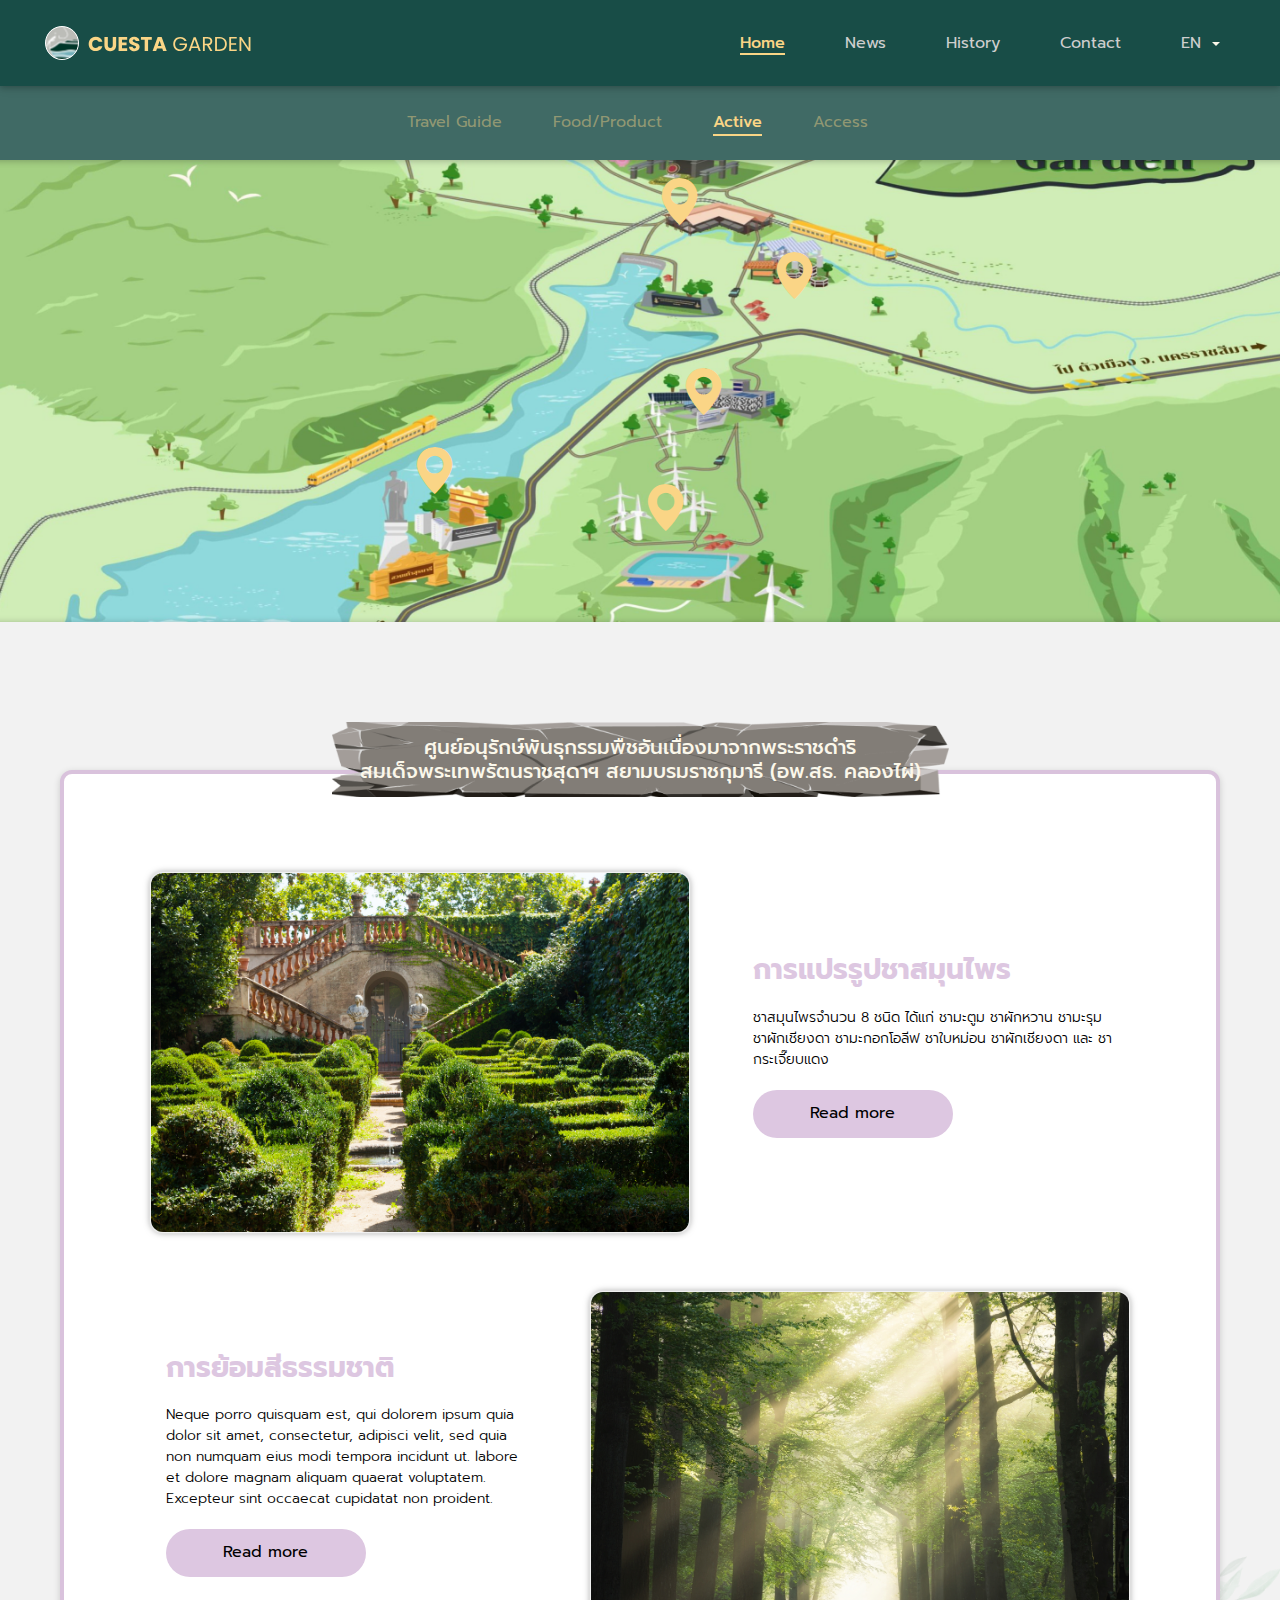
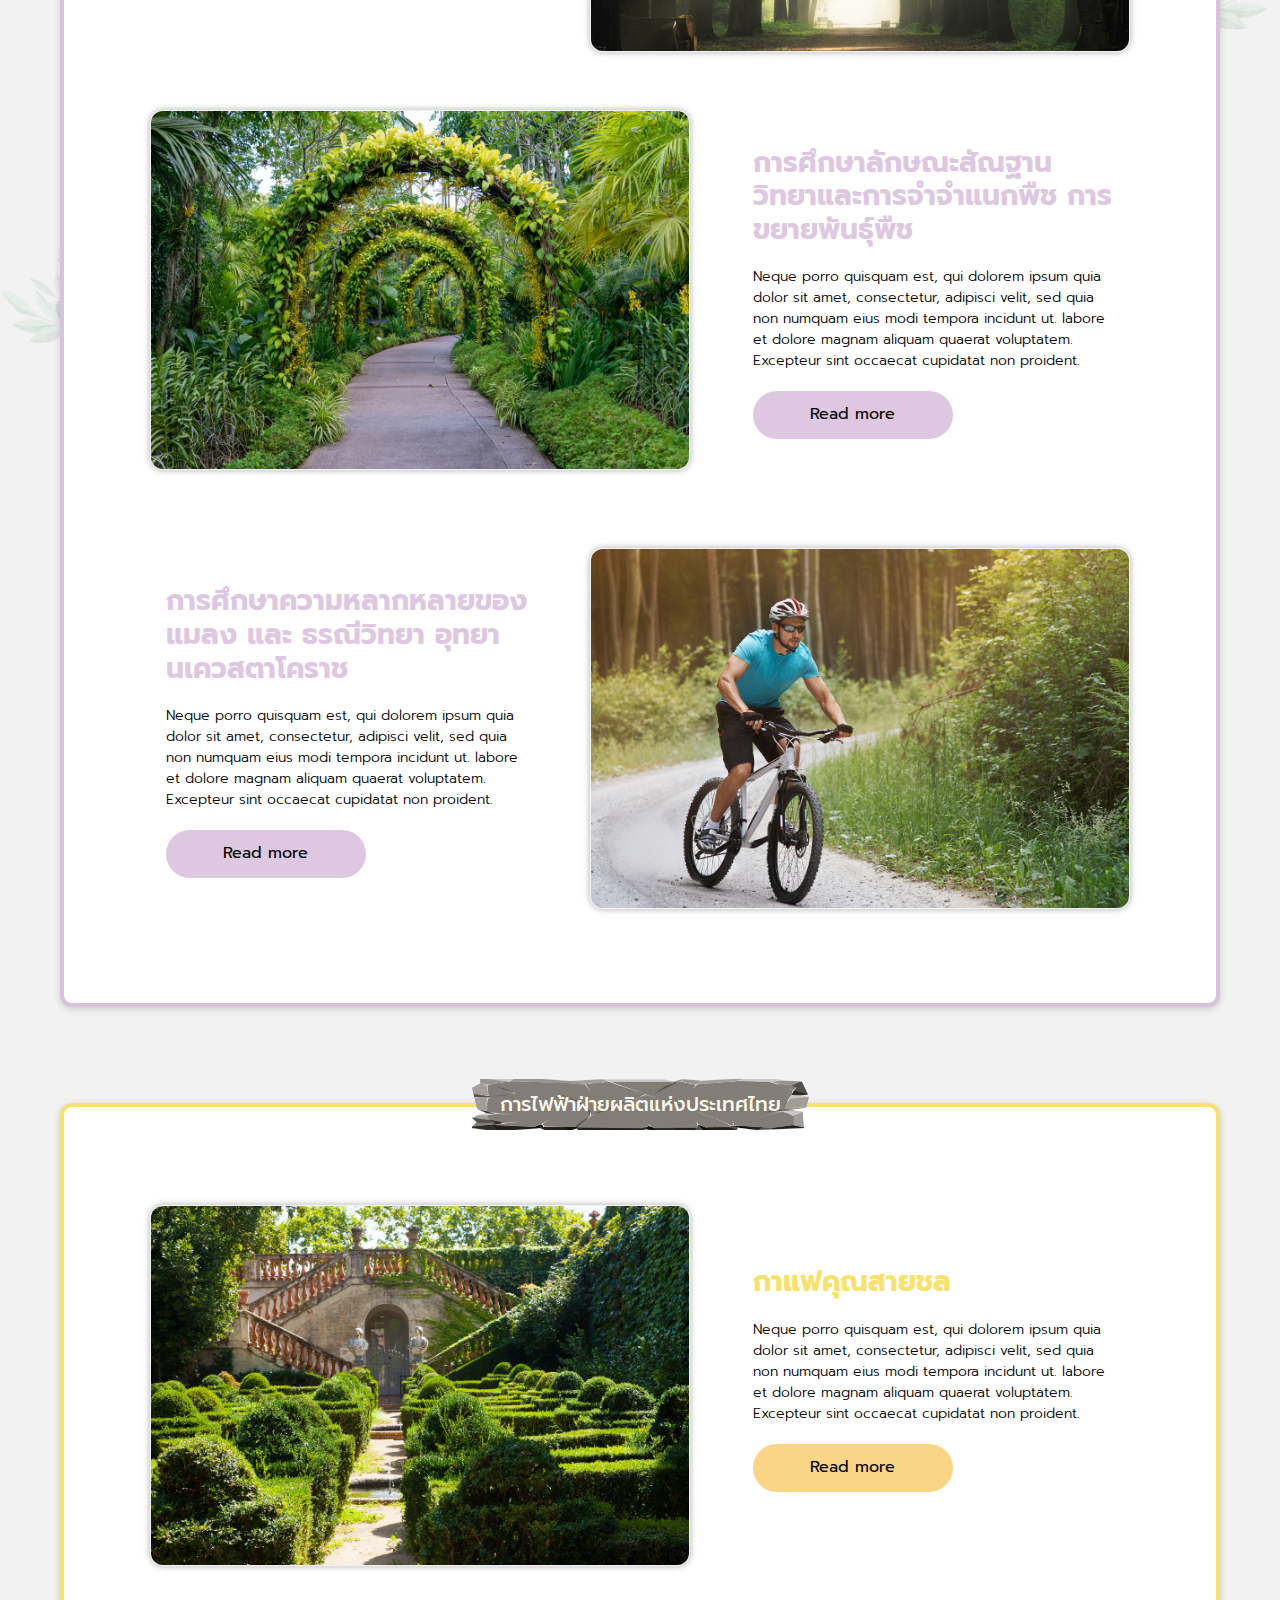
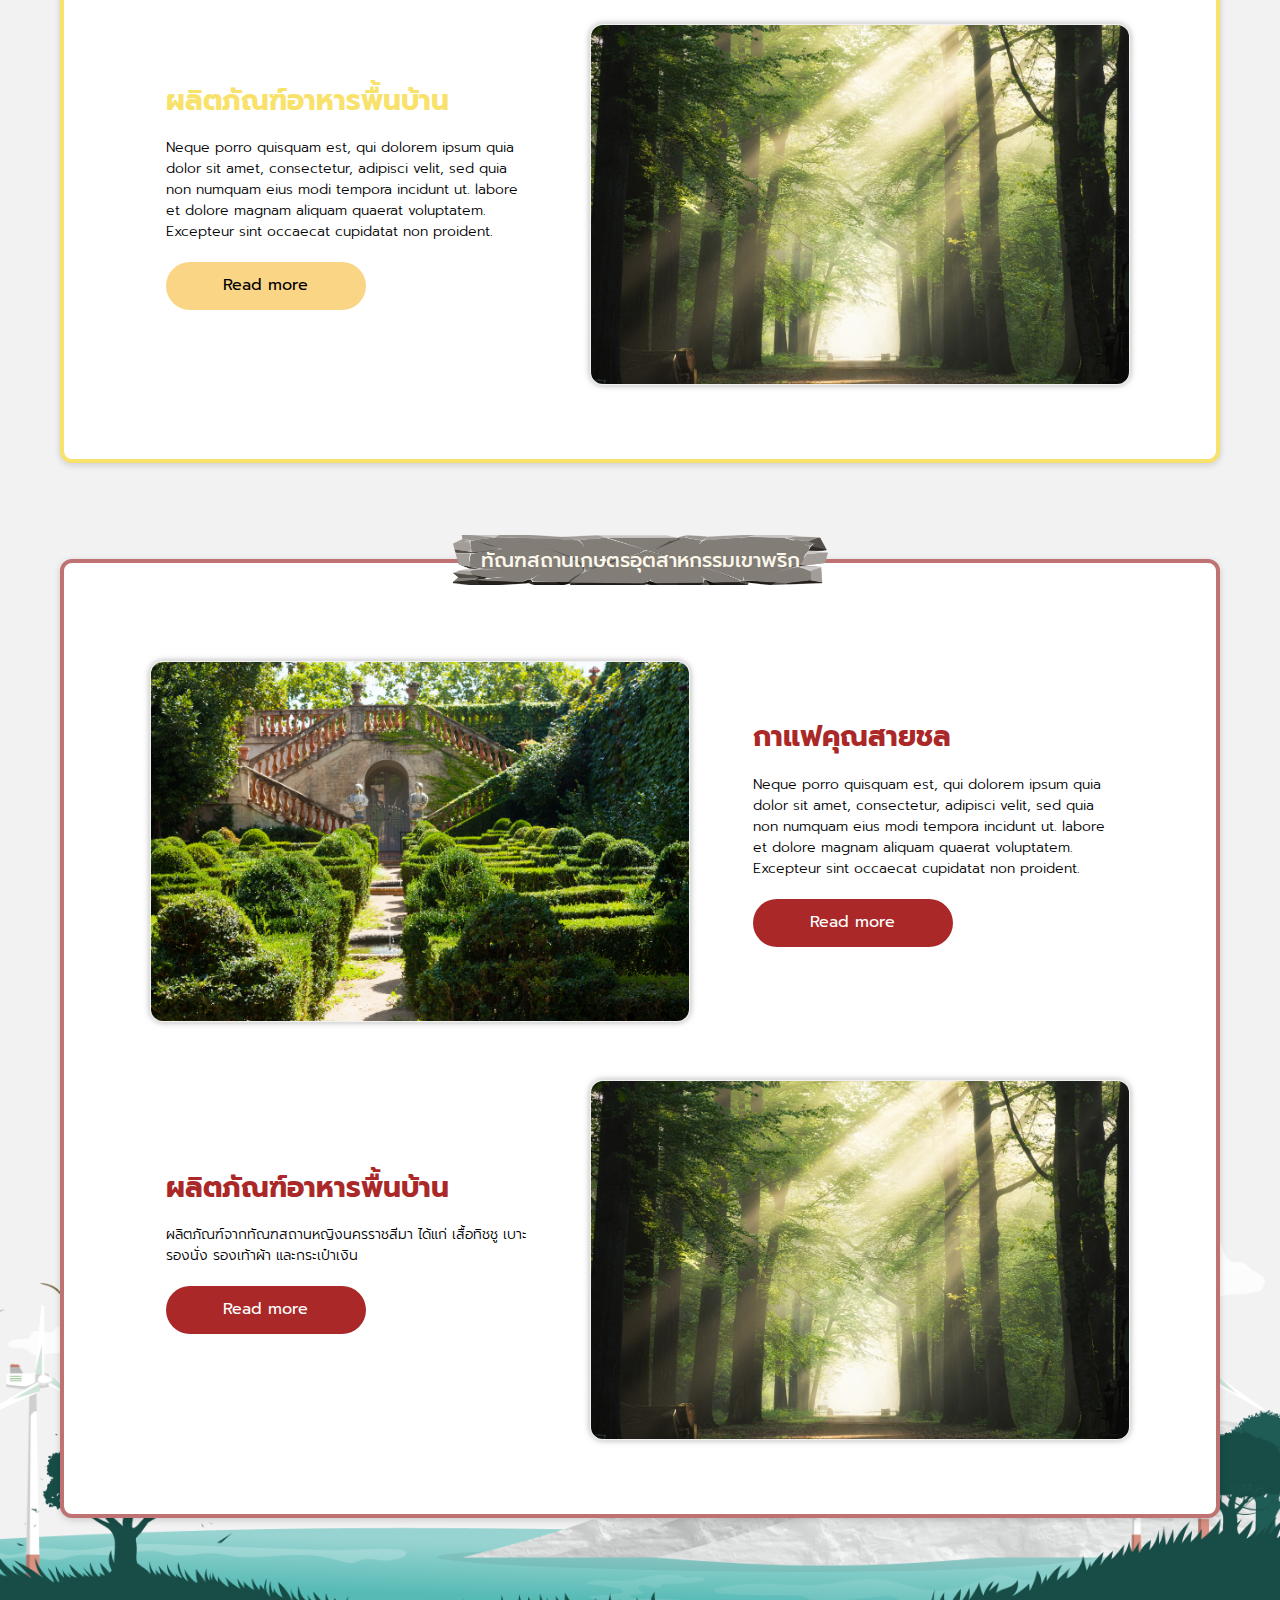
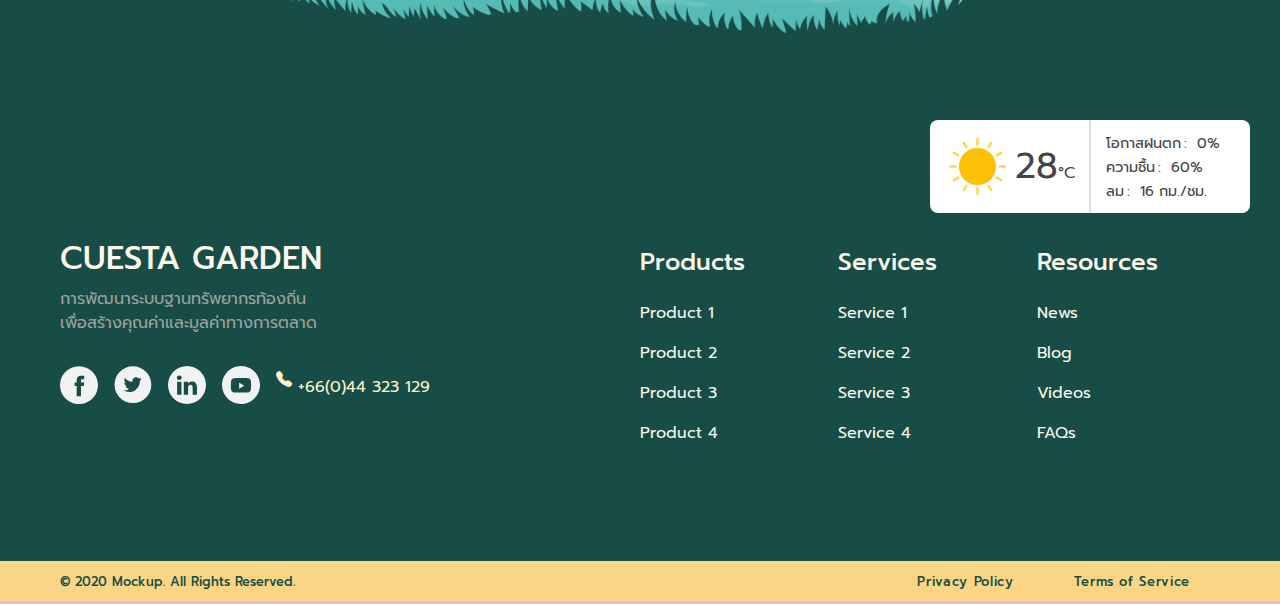
<file: active.html>
<!DOCTYPE html>
<html>
<head>
	<meta charset="UTF-8">
	<meta name="viewport" content="width=device-width, initial-scale=1">
	<link rel="icon" type="image/png" sizes="" href="images/favicon.ico">
	<link rel="stylesheet" href="css/bootstrap.css">
	<link rel="stylesheet" href="https://cdnjs.cloudflare.com/ajax/libs/animate.css/4.1.1/animate.min.css"/>

	<script src="https://code.jquery.com/jquery-3.5.1.slim.min.js" integrity="sha384-DfXdz2htPH0lsSSs5nCTpuj/zy4C+OGpamoFVy38MVBnE+IbbVYUew+OrCXaRkfj" crossorigin="anonymous"></script>
	<script src="https://cdn.jsdelivr.net/npm/bootstrap@4.5.3/dist/js/bootstrap.bundle.min.js" integrity="sha384-ho+j7jyWK8fNQe+A12Hb8AhRq26LrZ/JpcUGGOn+Y7RsweNrtN/tE3MoK7ZeZDyx" crossorigin="anonymous"></script>

	<link rel="stylesheet" href="css/main.css">
	<title>Cuesta Garden</title>
</head>
<body>

<nav class="modal" role="modal" id="slidebar">
	<ul class="bg-dark p-4">
		<div class="top">
			<a href="#home" class="brand w3-text-uppercase"><img src="images/logo.svg" alt="CUESTA GARDEN"></a>
			<button type="button" class="close" data-dismiss="modal" aria-label="Close">
				<span aria-hidden="true">&times;</span>
			</button>
		</div> 
		<ul class="navbar">
			<li class="nav-item"><a href="index.html" class="nav-link">Home</a></li>
			<li class="nav-item"><a href="news.html" class="nav-link">News</a></li>
			<li class="nav-item"><a href="history.html" class="nav-link">History</a></li>
			<li class="nav-item"><a href="contact.html" class="nav-link">Contact</a></li>
			<li class="nav-item dropdown">
				<a href="#" class="nav-link dropdown-toggle" id="slidebar-lang" data-toggle="dropdown" href="#" role="button" aria-haspopup="true" aria-expanded="false">
					EN
				</a>
				<ul aria-labelledby="slidebar-lang" class="dropdown-menu">
					<li class="dropdown-item" href="#">ไทย</li>
					<li class="dropdown-item" href="#">Zh</li>
				</ul>
			</li>
		</ul>
	</ul>
</nav>
<!-- Header -->
<header id="home" class="menu bg-primary">
	<!-- Navbar (sit on top) -->
	<nav for="home" class="bg-primary nav-lg nav-main">
	  <div class=" display-container py-3">
	  	<div class="row">
		    <a href="index.html" class="brand w3-text-uppercase">
		    	<img src="images/logo.svg" alt="CUESTA GARDEN">
		    </a> 
		    <!-- Float links to the right. Hide them on small screens -->
		    <ul class="navbar">
				<li class="nav-item active"><a href="index.html" class="nav-link">Home</a></li>
				<li class="nav-item"><a href="news.html" class="nav-link">News</a></li>
				<li class="nav-item"><a href="history.html" class="nav-link">History</a></li>
				<li class="nav-item"><a href="contact.html" class="nav-link">Contact</a></li>
				<li class="nav-item dropdown">
					<a href="#" class="nav-link dropdown-toggle" id="main-lang" data-toggle="dropdown" href="#" role="button" aria-haspopup="true" aria-expanded="false">
						EN
					</a>
					<div aria-labelledby="main-lang" class="dropdown-menu">
						<a class="dropdown-item" href="#">ไทย</a>
						<a class="dropdown-item" href="#">Zh</a>
					</div>
				</li>
		    </ul>
		</div>
	  </div>
	</nav>
	<nav for="home" class="bg-white nav-lg nav-sticky">
	  <div class=" display-container py-0 px-2">
	  	<div class="row">
		    <a href="index.html" class="brand w3-text-uppercase">
		    	<img src="images/logo.svg" alt="CUESTA GARDEN">
		    </a> 
		    <!-- Float links to the right. Hide them on small screens -->
		    <ul class="navbar">
				<li class="nav-item active"><a href="index.html" class="nav-link">Home</a></li>
				<li class="nav-item"><a href="news.html" class="nav-link">News</a></li>
				<li class="nav-item"><a href="history.html" class="nav-link">History</a></li>
				<li class="nav-item"><a href="contact.html" class="nav-link">Contact</a></li>
				<li class="nav-item dropdown">
					<a href="#" class="nav-link dropdown-toggle" id="stick-lang" data-toggle="dropdown" href="#" role="button" aria-haspopup="true" aria-expanded="false">
						EN
					</a>
					<ul aria-labelledby="stick-lang" class="dropdown-menu">
						<li class="dropdown-item" href="#">ไทย</li>
						<li class="dropdown-item" href="#">Zh</li>
					</ul>
				</li>
		    </ul>
		</div>
	  </div>
	</nav>
	<nav for="slidebar" class="bg-primary nav-mb nav-main">
	  <div class=" display-container py-3">
	  	<div class="row">
		    <a href="index.html" class="brand w3-text-uppercase">
		    	<img src="images/logo.svg" alt="CUESTA GARDEN">
		    </a> 
		    <!-- Float links to the right. Hide them on small screens -->
		    <button class="nav-bar" type="button" data-toggle="modal" data-target="#slidebar"  href="javascript:()">
				<span></span>
				<span></span>
				<span></span>
			</button>
		</div>
	  </div>
	</nav>
	<nav for="slidebar" class="bg-white nav-mb nav-sticky">
	  <div class=" display-container py-3">
	  	<div class="row">
		    <a href="index.html" class="brand w3-text-uppercase">
		    	<img src="images/logo.svg" alt="CUESTA GARDEN">
		    </a> 
		    <!-- Float links to the right. Hide them on small screens -->
		    <button class="nav-bar" type="button" data-toggle="modal" data-target="#slidebar"  href="javascript:()">
				<span></span>
				<span></span>
				<span></span>
			</button>
		</div>
	  </div>
	</nav>
</header>


<section role="main" class="main">
	<div class="h-100">
			<div id="product" class="list-group">
				<a class="list-item" href="guide.html">Travel Guide</a>
				<a class="list-item" href="product.html">Food/Product</a>
				<a class="list-item active" href="active.html">Active</a>
				<a class="list-item" href="access.html">Access</a>
			</div>
			<figure class="map_img">
				<img src="images/map.png" usemap="#image-map">
				<map name="image-map">
					<a class="link-map" title="" href="#point-1" coords="1045,535,57" shape="circle"><i class="bi bi-geo-alt-fill"></i></a>
					<a class="link-map" title="" href="#point-2" coords="1512,850,59" shape="circle"><i class="bi bi-geo-alt-fill"></i></a>
					<a class="link-map" title="" href="#point-3" coords="1878,193,50" shape="circle"><i class="bi bi-geo-alt-fill"></i></a>
					<a class="link-map" title="" href="#point-4" coords="277,482,50" shape="circle"><i class="bi bi-geo-alt-fill"></i></a>
					<a class="link-map" title="" href="#point-5" coords="2813,644,54" shape="circle"><i class="bi bi-geo-alt-fill"></i></a>
				</map>
			</figure>
	</div>
	<figcaption class="bg-light h-100 section">
		<div class="container">
			<div data-spy="scroll" data-target="#travel-guide" data-offset="0" class="scrollspy-example">
				<div id="point-1" class="tabel-container h-100">
					<div class="title bg-wood">
						<h4>
							ศูนย์อนุรักษ์พันธุกรรมพืชอันเนื่องมาจากพระราชดำริ <br>
สมเด็จพระเทพรัตนราชสุดาฯ สยามบรมราชกุมารี (อพ.สธ. คลองไผ่)
						</h4>
					</div>
				  	<ul class="tabel-list pupure flex-row">
				  		<li class="">
					  		<figure><img src="images/banner_002.jpg"></figure>
					  		<figcaption>
					  			<h3>การแปรรูปชาสมุนไพร</h3>
					  			<p>ชาสมุนไพรจำนวน 8 ชนิด ได้แก่ ชามะตูม ชาผักหวาน ชามะรุม ชาผักเชียงดา ชามะกอกโอลีฟ ชาใบหม่อน ชาผักเชียงดา และ ชากระเจี๊ยบแดง</p>
					  			<a class="btn btn-primary" href="detail.html">Read more</a>
					  		</figcaption>
					  	</li> 
				  		<li class="">
				  			<figure><img src="images/banner_009.jpg"></figure>
					  		<figcaption>
					  			<h3>การย้อมสีธรรมชาติ </h3>
					  			<p>Neque porro quisquam est, qui dolorem ipsum quia dolor sit amet, consectetur, adipisci velit, sed quia non numquam eius modi tempora incidunt ut. labore et dolore magnam aliquam quaerat voluptatem. Excepteur sint occaecat cupidatat non proident.</p>
					  			<a class="btn btn-primary" href="detail.html">Read more</a>
					  		</figcaption>
					  	</li>
				  		<li class="">
				  			<figure><img src="images/banner_003.jpg"></figure>
					  		<figcaption>
					  			<h3>การศึกษาลักษณะสัณฐานวิทยาและการจำจำแนกพืช การขยายพันธุ์พืช</h3>
					  			<p>Neque porro quisquam est, qui dolorem ipsum quia dolor sit amet, consectetur, adipisci velit, sed quia non numquam eius modi tempora incidunt ut. labore et dolore magnam aliquam quaerat voluptatem. Excepteur sint occaecat cupidatat non proident.</p>
					  				<a class="btn btn-primary" href="detail.html">Read more</a>
					  		</figcaption>
					  	</li>
				  		<li class="">
				  			<figure><img src="images/banner_005.jpg"></figure>
					  		<figcaption>
					  			<h3>การศึกษาความหลากหลายของแมลง และ ธรณีวิทยา อุทยานเควสตาโคราช</h3>
					  			<p>Neque porro quisquam est, qui dolorem ipsum quia dolor sit amet, consectetur, adipisci velit, sed quia non numquam eius modi tempora incidunt ut. labore et dolore magnam aliquam quaerat voluptatem. Excepteur sint occaecat cupidatat non proident.</p>
					  				<a class="btn btn-primary" href="detail.html">Read more</a>
					  		</figcaption>
					  	</li>
				  	</ul>
				</div>
				<div id="point-2" class="tabel-container h-100">
					<div class="title bg-wood">
						<h4>
							การไฟฟ้าฝ่ายผลิตแห่งประเทศไทย
						</h4>
					</div>
					  <ul class="tabel-list yellow flex-row">
						<li class="">
							<figure><img src="images/banner_002.jpg"></figure>
							<figcaption>
								<h3>กาแฟคุณสายชล</h3>
								<p>Neque porro quisquam est, qui dolorem ipsum quia dolor sit amet, consectetur, adipisci velit, sed quia non numquam eius modi tempora incidunt ut. labore et dolore magnam aliquam quaerat voluptatem. Excepteur sint occaecat cupidatat non proident.</p>
									<a class="btn btn-primary" href="detail.html">Read more</a>
							</figcaption>
						</li> 
						<li class="">
							<figure><img src="images/banner_009.jpg"></figure>
							<figcaption>
								<h3>ผลิตภัณฑ์อาหารพื้นบ้าน</h3>
								<p>Neque porro quisquam est, qui dolorem ipsum quia dolor sit amet, consectetur, adipisci velit, sed quia non numquam eius modi tempora incidunt ut. labore et dolore magnam aliquam quaerat voluptatem. Excepteur sint occaecat cupidatat non proident.</p>
									<a class="btn btn-primary" href="detail.html">Read more</a>
							</figcaption>
						</li>
					  </ul>
				</div>
				<div id="point-3" class="tabel-container h-100">
					<div class="title bg-wood">
						<h4>
							ทัณฑสถานเกษตรอุตสาหกรรมเขาพริก
						</h4>
					</div>
					  <ul class="tabel-list red flex-row">
						<li class="">
							<figure><img src="images/banner_002.jpg"></figure>
							<figcaption>
								<h3>กาแฟคุณสายชล</h3>
								<p>Neque porro quisquam est, qui dolorem ipsum quia dolor sit amet, consectetur, adipisci velit, sed quia non numquam eius modi tempora incidunt ut. labore et dolore magnam aliquam quaerat voluptatem. Excepteur sint occaecat cupidatat non proident.</p>
								<a class="btn btn-primary" href="detail.html">Read more</a>
							</figcaption>
						</li> 
						<li class="">
							<figure><img src="images/banner_009.jpg"></figure>
							<figcaption>
								<h3>ผลิตภัณฑ์อาหารพื้นบ้าน </h3>
								<p>ผลิตภัณฑ์จากทัณฑสถานหญิงนครราชสีมา ได้แก่ เสื้อทิชชู เบาะรองนั่ง รองเท้าผ้า และกระเป๋าเงิน</p>
								<a class="btn btn-primary" href="detail.html">Read more</a>
							</figcaption>
						</li>
					  </ul>
				</div>
			</div>
		</div>
	</figcaption>
</section>


<!-- Footer -->
<footer>
	<div class="bg-primary contact-section section">
		<div class="display-container">
			<div class="row">
				<div class="col-lg-6">
					<h2>CUESTA GARDEN</h2>
					<span class="d-block mb-4">
						การพัฒนาระบบฐานทรัพยากรท้องถิ่น<br>
						เพื่อสร้างคุณค่าและมูลค่าทางการตลาด
					</span>
					<ul class="socail">
						<li>
							<a href="#">
								<img src="images/icon/facebook(1).svg">
							</a>
						</li>
						<li>
							<a href="#">
								<img src="images/icon/twitter(1).svg">
							</a>
						</li>
						<li>
							<a href="#">
								<img src="images/icon/LinkedIN(1).svg">
							</a>
						</li>
						<li>
							<a href="#">
								<img src="images/icon/youtube(1).svg">
							</a>
						</li>
						<li class="tel">
							<a href="tel:+6644323129">
								<i class="bi bi-telephone-fill"></i>
								+66(0)44 323 129
							</a>
						</li>
					</ul>
				</div>
				<div class="col-lg-6 col-right flex-row justify-content-space-between footer">
					<ul class="flex-3">
						<li><h4>Products</h4></li>
						<li><a href="product.html">Product 1</a></li>
						<li><a href="product.html">Product 2</a></li>
						<li><a href="product.html">Product 3</a></li>
						<li><a href="product.html">Product 4</a></li>
					</ul>
					<ul class="flex-3">
						<li><h4>Services</h4></li>
						<li><a href="service.html">Service 1</a></li>
						<li><a href="service.html">Service 2</a></li>
						<li><a href="service.html">Service 3</a></li>
						<li><a href="service.html">Service 4</a></li>
					</ul>
					<ul class="flex-3">
						<li><h4>Resources</h4></li>
						<li><a href="news.html">News</a></li>
						<li><a href="news.html">Blog</a></li>
						<li><a href="video.html">Videos</a></li>
						<li><a href="faqs.html">FAQs</a></li>
					</ul>
				</div>
			</div>
		</div>
	</div>
	<div class="copyrights-row">
		<div class="display-container py-2">
			<div class="row">
				<div class="col-left col copyrights">
					<small>© 2020 Mockup. All Rights Reserved.</small>
				</div>
				<div class="col-left col">
					<ul class="footer-menu">
						<li class="footer-item"><a href="text.html">Privacy Policy</a></li>
						<li class="footer-item"><a href="text.html">Terms of Service</a></li>
					</ul>
				</div>
			</div>
		</div>
	</div>
	<div class="temperature">
		<div class="col-6 col-left">
			<div class="col-6 icon"><img src="./images/svg/sunny.svg" alt=""></div>
			<div class="col-6 number">28<small>°C</small></div>
		</div>
		<div class="col-6 col-right">
			<ul class="meta-tem">
				<li>
					<label>โอกาสฝนตก</label>
					<span>0%</span>
				</li>
				<li>
					<label>ความชื้น</label>
					<span>60%</span>
				</li>
				<li>
					<label>ลม</label>
					<span>16 กม./ชม.</span>
				</li>
			</ul>
		</div>
	</div>
</footer>
	
<button onclick="topFunction()" id="btt" title="Go to top"><i class="bi bi-arrow-up-short"></i></button>
<script src="js/script.js"></script>
</body>
</html>
</file>
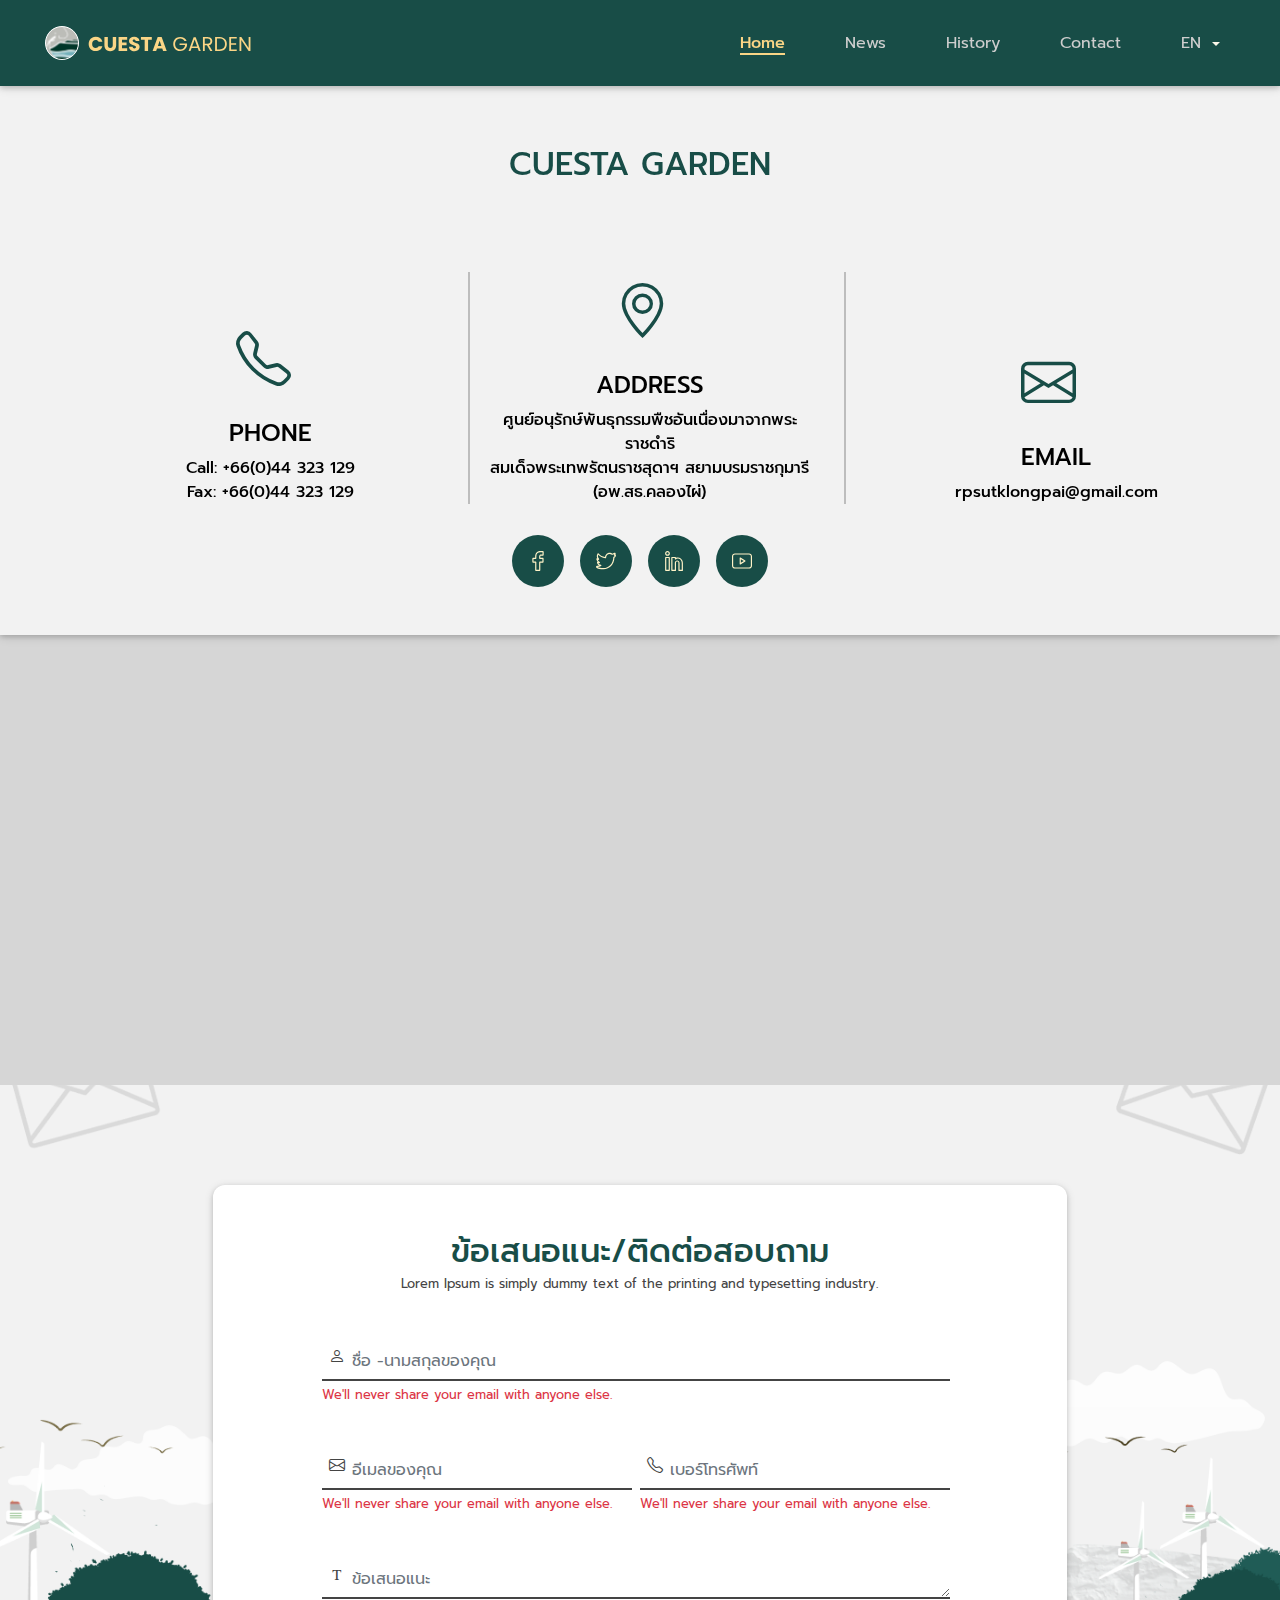
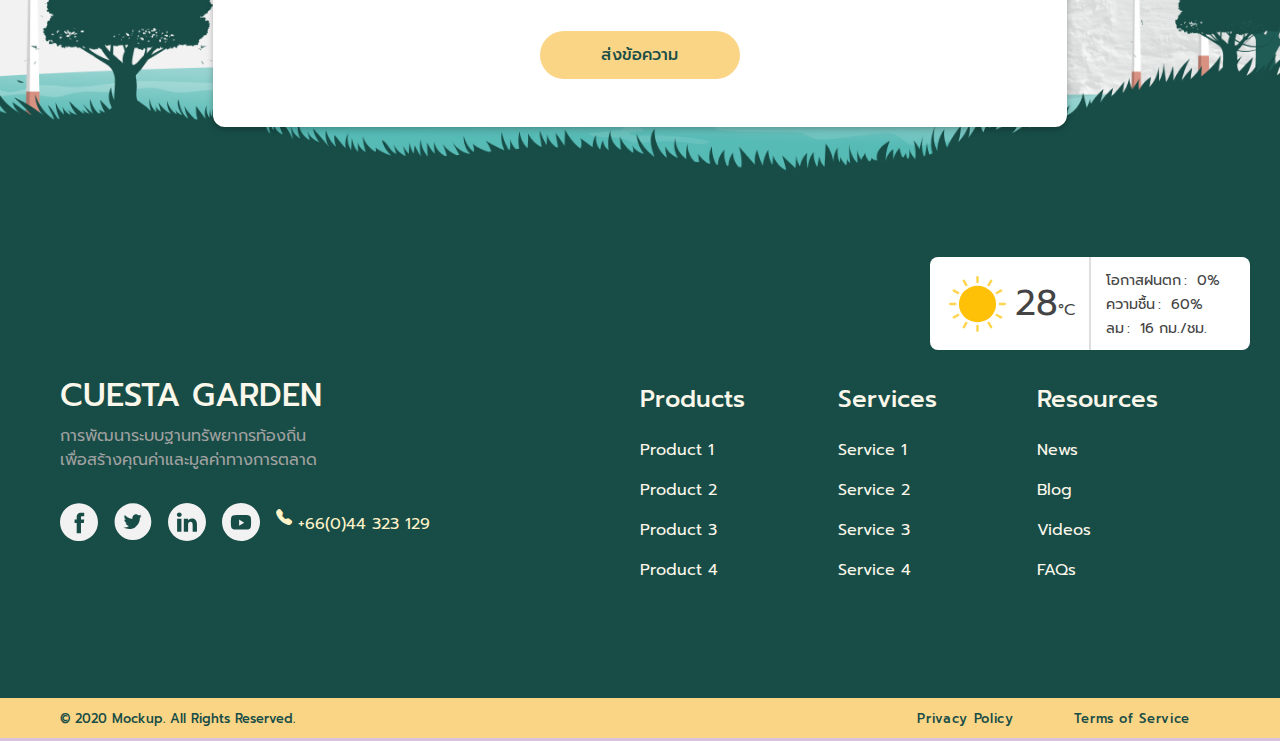
<file: contact.html>
<!DOCTYPE html>
<html>
<head>
	<meta charset="UTF-8">
	<meta name="viewport" content="width=device-width, initial-scale=1">
	<link rel="icon" type="image/png" sizes="" href="images/favicon.ico">
	<link rel="stylesheet" href="css/bootstrap.css">

	<script src="https://code.jquery.com/jquery-3.5.1.slim.min.js" integrity="sha384-DfXdz2htPH0lsSSs5nCTpuj/zy4C+OGpamoFVy38MVBnE+IbbVYUew+OrCXaRkfj" crossorigin="anonymous"></script>
	<script src="https://cdn.jsdelivr.net/npm/bootstrap@4.5.3/dist/js/bootstrap.bundle.min.js" integrity="sha384-ho+j7jyWK8fNQe+A12Hb8AhRq26LrZ/JpcUGGOn+Y7RsweNrtN/tE3MoK7ZeZDyx" crossorigin="anonymous"></script>

	<link rel="stylesheet" href="css/main.css">
	<title>Cuesta Garden</title>
</head>
<body>

<nav class="modal" role="modal" id="slidebar">
	<ul class="bg-dark p-4">
		<div class="top">
			<a href="#home" class="brand w3-text-uppercase"><img src="images/logo.svg" alt="CUESTA GARDEN"></a>
			<button type="button" class="close" data-dismiss="modal" aria-label="Close">
				<span aria-hidden="true">&times;</span>
			</button>
		</div> 
		<ul class="navbar">
			<li class="nav-item"><a href="index.html" class="nav-link">Home</a></li>
			<li class="nav-item"><a href="news.html" class="nav-link">News</a></li>
			<li class="nav-item"><a href="history.html" class="nav-link">History</a></li>
			<li class="nav-item"><a href="contact.html" class="nav-link">Contact</a></li>
			<li class="nav-item dropdown">
				<a href="#" class="nav-link dropdown-toggle" id="slidebar-lang" data-toggle="dropdown" href="#" role="button" aria-haspopup="true" aria-expanded="false">
					EN
				</a>
				<ul aria-labelledby="slidebar-lang" class="dropdown-menu">
					<li class="dropdown-item" href="#">ไทย</li>
					<li class="dropdown-item" href="#">Zh</li>
				</ul>
			</li>
		</ul>
	</ul>
</nav>
<!-- Header -->
<header id="home" class="menu bg-primary">
	<!-- Navbar (sit on top) -->
	<nav for="home" class="bg-primary nav-lg nav-main">
	  <div class=" display-container py-3">
	  	<div class="row">
		    <a href="index.html" class="brand w3-text-uppercase">
		    	<img src="images/logo.svg" alt="CUESTA GARDEN">
		    </a> 
		    <!-- Float links to the right. Hide them on small screens -->
		    <ul class="navbar">
				<li class="nav-item active"><a href="index.html" class="nav-link">Home</a></li>
				<li class="nav-item"><a href="news.html" class="nav-link">News</a></li>
				<li class="nav-item"><a href="history.html" class="nav-link">History</a></li>
				<li class="nav-item"><a href="contact.html" class="nav-link">Contact</a></li>
				<li class="nav-item dropdown">
					<a href="#" class="nav-link dropdown-toggle" id="main-lang" data-toggle="dropdown" href="#" role="button" aria-haspopup="true" aria-expanded="false">
						EN
					</a>
					<div aria-labelledby="main-lang" class="dropdown-menu">
						<a class="dropdown-item" href="#">ไทย</a>
						<a class="dropdown-item" href="#">Zh</a>
					</div>
				</li>
		    </ul>
		</div>
	  </div>
	</nav>
	<nav for="home" class="bg-white nav-lg nav-sticky">
	  <div class=" display-container py-0 px-2">
	  	<div class="row">
		    <a href="index.html" class="brand w3-text-uppercase">
		    	<img src="images/logo.svg" alt="CUESTA GARDEN">
		    </a> 
		    <!-- Float links to the right. Hide them on small screens -->
		    <ul class="navbar">
				<li class="nav-item active"><a href="index.html" class="nav-link">Home</a></li>
				<li class="nav-item"><a href="news.html" class="nav-link">News</a></li>
				<li class="nav-item"><a href="history.html" class="nav-link">History</a></li>
				<li class="nav-item"><a href="contact.html" class="nav-link">Contact</a></li>
				<li class="nav-item dropdown">
					<a href="#" class="nav-link dropdown-toggle" id="stick-lang" data-toggle="dropdown" href="#" role="button" aria-haspopup="true" aria-expanded="false">
						EN
					</a>
					<ul aria-labelledby="stick-lang" class="dropdown-menu">
						<li class="dropdown-item" href="#">ไทย</li>
						<li class="dropdown-item" href="#">Zh</li>
					</ul>
				</li>
		    </ul>
		</div>
	  </div>
	</nav>
	<nav for="slidebar" class="bg-primary nav-mb nav-main">
	  <div class=" display-container py-3">
	  	<div class="row">
		    <a href="index.html" class="brand w3-text-uppercase">
		    	<img src="images/logo.svg" alt="CUESTA GARDEN">
		    </a> 
		    <!-- Float links to the right. Hide them on small screens -->
		    <button class="nav-bar" type="button" data-toggle="modal" data-target="#slidebar"  href="javascript:()">
				<span></span>
				<span></span>
				<span></span>
			</button>
		</div>
	  </div>
	</nav>
	<nav for="slidebar" class="bg-white nav-mb nav-sticky">
	  <div class=" display-container py-3">
	  	<div class="row">
		    <a href="index.html" class="brand w3-text-uppercase">
		    	<img src="images/logo.svg" alt="CUESTA GARDEN">
		    </a> 
		    <!-- Float links to the right. Hide them on small screens -->
		    <button class="nav-bar" type="button" data-toggle="modal" data-target="#slidebar"  href="javascript:()">
				<span></span>
				<span></span>
				<span></span>
			</button>
		</div>
	  </div>
	</nav>
</header>

<section role="main" class="main">
	<div class="bg-light2 h-100 contact-section pb-5 shadow">
		<div class="container">
			<div class="rows">
                <div class="title">
                    <h2 class="text-primary">CUESTA GARDEN</h2>
                </div>
                <div class="content">
                    <div class="col-12">
                        <ul class="contact-list">
                            <li>
                                <i class="bi bi-telephone"></i>
                                <h4>PHONE</h4>
                                <a href="tel:">Call: +66(0)44 323 129</a>
                                <a href="tel:">Fax: +66(0)44 323 129</a>
                            </li>
                            <li>
                                <i class="bi bi-geo-alt"></i>
                                <h4>ADDRESS</h4>
                                <span>ศูนย์อนุรักษ์พันธุกรรมพืชอันเนื่องมาจากพระราชดำริ<br> สมเด็จพระเทพรัตนราชสุดาฯ สยามบรมราชกุมารี (อพ.สธ.คลองไผ่)</span>
                            </li>
                            <li>
                                <i class="bi bi-envelope"></i>
                                <h4>EMAIL</h4>
                                <a href="mailto:rpsutklongpai@gmail.com">rpsutklongpai@gmail.com</a>
                            </li>
                        </ul>
                        
                        <ul class="socail">
                            <li>
                                <a href="#">
                                    <svg viewBox="-110 1 511 511.99996" xmlns="http://www.w3.org/2000/svg"><path d="m180 512h-81.992188c-13.695312 0-24.835937-11.140625-24.835937-24.835938v-184.9375h-47.835937c-13.695313 0-24.835938-11.144531-24.835938-24.835937v-79.246094c0-13.695312 11.140625-24.835937 24.835938-24.835937h47.835937v-39.683594c0-39.347656 12.355469-72.824219 35.726563-96.804688 23.476562-24.089843 56.285156-36.820312 94.878906-36.820312l62.53125.101562c13.671875.023438 24.792968 11.164063 24.792968 24.835938v73.578125c0 13.695313-11.136718 24.835937-24.828124 24.835937l-42.101563.015626c-12.839844 0-16.109375 2.574218-16.808594 3.363281-1.152343 1.308593-2.523437 5.007812-2.523437 15.222656v31.351563h58.269531c4.386719 0 8.636719 1.082031 12.289063 3.121093 7.878906 4.402344 12.777343 12.726563 12.777343 21.722657l-.03125 79.246093c0 13.6875-11.140625 24.828125-24.835937 24.828125h-58.46875v184.941406c0 13.695313-11.144532 24.835938-24.839844 24.835938zm-76.8125-30.015625h71.632812v-193.195313c0-9.144531 7.441407-16.582031 16.582032-16.582031h66.726562l.027344-68.882812h-66.757812c-9.140626 0-16.578126-7.4375-16.578126-16.582031v-44.789063c0-11.726563 1.191407-25.0625 10.042969-35.085937 10.695313-12.117188 27.550781-13.515626 39.300781-13.515626l36.921876-.015624v-63.226563l-57.332032-.09375c-62.023437 0-100.566406 39.703125-100.566406 103.609375v53.117188c0 9.140624-7.4375 16.582031-16.578125 16.582031h-56.09375v68.882812h56.09375c9.140625 0 16.578125 7.4375 16.578125 16.582031zm163.0625-451.867187h.003906zm0 0"/></svg>
                                </a>
                            </li>
                            <li>
                                <a href="#">
                                    <svg viewBox="0 -45 512.00013 512" xmlns="http://www.w3.org/2000/svg"><path d="m194.816406 422.710938c-85.453125 0-152.992187-14.929688-185.304687-40.953126l-.628907-.507812-.570312-.570312c-7.675781-7.679688-10.191406-17.753907-6.894531-27.636719l.300781-.820313c4-10.003906 13.800781-16.738281 24.421875-16.800781 21.859375-.378906 40.984375-2.984375 58.339844-8.042969-27.683594-12.875-46.914063-35.167968-58.355469-67.433594-3.847656-10.0625-.527344-21.21875 8.339844-27.871093 2.1875-1.644531 4.660156-2.886719 7.277344-3.71875-15.382813-17.757813-26.746094-37.964844-33.109376-59.335938l-.199218-.664062-.136719-.679688c-2.160156-10.808593 2.671875-21.921875 11.527344-26.707031 3.714843-2.132812 7.75-3.238281 11.800781-3.332031-4.367188-9.40625-7.542969-19.0625-9.425781-28.777344-5.226563-26.921875-.914063-53.910156 12.8125-80.214844l3.175781-6.351562c2.542969-5.082031 7.402344-8.652344 13.003906-9.5625 5.601563-.90625 11.34375.945312 15.355469 4.957031l5.785156 5.792969c45.703125 47.914062 86.640625 70.648437 157.417969 86.203125 3.160156-27.167969 14.90625-52.421875 33.855469-72.296875 22.550781-23.648438 52.664062-36.917969 84.792969-37.371094h.210937c23.441406 0 52.519531 13.382813 70.105469 22.820313 15.085937-4.9375 33.261718-12.582032 52.121094-20.664063 8.824218-4.140625 19.703124-2.2460938 26.640624 4.691406 6.800782 6.800781 8.6875 16.390625 5.078126 25.710938-1.371094 3.816406-2.925782 7.5625-4.65625 11.226562 2.582031 1.183594 4.945312 2.789063 6.941406 4.785157 6.035156 6.035156 8.550781 15.480468 6.40625 24.066406l-.230469.816406c-7.226563 23.289062-21.109375 42.257812-39.46875 54.164062-3.066406 163.285157-126.027344 295.078126-276.730469 295.078126zm-156.511718-57.675782c30.449218 17.226563 88.476562 27.648438 156.511718 27.648438 65.410156 0 127.136719-28.082032 173.804688-79.074219 47.050781-51.410156 72.960937-119.679687 72.960937-192.234375v-.816406c0-6.570313 3.617188-12.566406 9.4375-15.652344 11.808594-6.253906 21.371094-16.90625 27.589844-30.527344-6.414063 1.011719-12.933594-1.5625-16.929687-6.929687-4.644532-6.238281-4.695313-14.664063-.128907-20.957031 2.464844-3.398438 4.699219-6.933594 6.691407-10.589844-16.285157 6.839844-31.75 12.972656-45.175782 17.046875-4.878906 1.476562-10.316406.898437-14.773437-1.589844-23.902344-13.316406-46.164063-21.277344-59.585938-21.316406-49.527343.757812-89.796875 43.175781-89.796875 94.605469 0 5.316406-2.359375 10.300781-6.464844 13.679687-4.109374 3.375-9.453124 4.726563-14.671874 3.695313-81.609376-16.078126-129.96875-40.1875-180.257813-90.722657-7.207031 17.269531-9.175781 34.664063-5.84375 51.839844 3.378906 17.398437 12.367187 34.832031 25.996094 50.414063 5.179687 5.914062 5.867187 14.375 1.710937 21.050781-4.140625 6.652343-12.011718 9.761719-19.578125 7.734375-5.914062-1.585938-11.351562-3.667969-16.507812-6.34375 10.503906 22.816406 28.570312 43.917968 51.28125 59.480468 6.582031 4.511719 9.332031 12.921876 6.691406 20.453126-2.644531 7.542968-10.03125 12.398437-18.015625 11.804687-8.699219-.644531-16.40625-2.296875-23.5-5.082031 12.734375 25.933594 33.082031 40.203125 64.429688 45.65625 7.464843 1.300781 13.277343 7.195312 14.464843 14.667968 1.191407 7.472657-2.507812 14.878907-9.199219 18.429688-26.71875 14.164062-55.921874 21.765625-91.140624 23.628906zm0 0"/></svg>
                                </a>
                            </li>
                            <li>
                                <a href="#">
                                    <svg viewBox="-28 0 512 512.00098" xmlns="http://www.w3.org/2000/svg"><path d="m104.359375 151.625h-86.3125c-9.675781 0-17.546875 7.871094-17.546875 17.546875v325.285156c0 9.671875 7.871094 17.542969 17.546875 17.542969h86.3125c9.671875 0 17.542969-7.871094 17.542969-17.542969v-325.285156c0-9.675781-7.871094-17.546875-17.542969-17.546875zm-12.5 330.332031h-61.316406v-300.289062h61.316406zm0 0"/><path d="m61.203125 0c-33.75 0-61.203125 27.453125-61.203125 61.199219 0 33.75 27.453125 61.203125 61.203125 61.203125 33.742187 0 61.199219-27.453125 61.199219-61.203125 0-33.746094-27.453125-61.199219-61.199219-61.199219zm0 92.359375c-17.183594 0-31.160156-13.976563-31.160156-31.160156 0-17.179688 13.976562-31.15625 31.160156-31.15625 17.179687 0 31.15625 13.976562 31.15625 31.15625 0 17.179687-13.976563 31.160156-31.15625 31.160156zm0 0"/><path d="m401.046875 189.761719c-20.632813-17.222657-46.863281-26.433594-73.832031-25.933594-16.75.308594-33.117188 4.347656-47.949219 11.660156v-7.101562c0-9.253907-7.503906-16.757813-16.757813-16.757813h-87.882812c-9.253906 0-16.757812 7.503906-16.757812 16.757813v326.855469c0 9.257812 7.503906 16.757812 16.757812 16.757812h89.617188c8.296874 0 15.023437-6.726562 15.023437-15.019531v-194.878907c0-16.683593 13.054687-30.800781 29.726563-31.296874 17.328124-.511719 31.585937 13.429687 31.585937 30.644531v195.84375c0 8.121093 6.585937 14.707031 14.707031 14.707031h86.128906c8.121094 0 14.707032-6.585938 14.707032-14.707031v-189.886719c0-45.546875-20.074219-88.429688-55.074219-117.644531zm25.03125 292.195312h-55.453125v-180.507812c0-33.46875-27.230469-60.699219-60.703125-60.699219-33.46875 0-60.699219 27.230469-60.699219 60.699219v180.507812h-61.3125v-300.289062h61.3125v21.832031h.019532c-.003907 3.539062 1.226562 7.09375 3.757812 9.957031 5.496094 6.210938 14.992188 6.789063 21.203125 1.289063 14.800781-13.101563 33.824219-20.515625 53.566406-20.882813 19.761719-.375 38.941407 6.367188 54.027344 18.960938 28.144531 23.492187 44.28125 57.964843 44.28125 94.582031zm0 0"/></svg>
                                </a>
                            </li>
                            <li>
                                <a href="#">
                                    <svg id="youtube" enable-background="new 0 0 512 512" height="512" viewBox="0 0 512 512" width="512" xmlns="http://www.w3.org/2000/svg"><g><path d="m338.95 243.28-120-75c-4.625-2.89-10.453-3.043-15.222-.4-4.77 2.643-7.729 7.667-7.729 13.12v150c0 5.453 2.959 10.476 7.729 13.12 2.266 1.256 4.77 1.88 7.271 1.88 2.763 0 5.522-.763 7.95-2.28l120-75c4.386-2.741 7.05-7.548 7.05-12.72s-2.663-9.979-7.049-12.72zm-112.95 60.656v-95.873l76.698 47.937z"/><path d="m437 61h-362c-41.355 0-75 33.645-75 75v240c0 41.355 33.645 75 75 75h362c41.355 0 75-33.645 75-75v-240c0-41.355-33.645-75-75-75zm45 315c0 24.813-20.187 45-45 45h-362c-24.813 0-45-20.187-45-45v-240c0-24.813 20.187-45 45-45h362c24.813 0 45 20.187 45 45z"/></g></svg>
                                </a>
                            </li>
                        </ul>
                    </div>
                </div>
            </div>
		</div>
	</div>
    <div class="container-fiude">
        <div class="row">
            <iframe class="map" src="https://www.google.com/maps/embed?pb=!1m18!1m12!1m3!1d3875.162145236459!2d100.5220424148307!3d13.769093590336242!2m3!1f0!2f0!3f0!3m2!1i1024!2i768!4f13.1!3m3!1m2!1s0x30e299459aa0affd%3A0xe03f35cf8280bc26![base64]!5e0!3m2!1sth!2sth!4v1613134362844!5m2!1sth!2sth" frameborder="0" style="border:0;" allowfullscreen="" aria-hidden="false" tabindex="0"></iframe>
        </div>
    </div>
    <div class="section bg-light bg-contact">
        <form class="form form-contact col-lg-8 px-5 py-5 mx-auto bg-white shadow round">
            <div class="contentform">
                <div class="row">
                    <div class="title text-center w-100 mb-md-3">
                        <h2 class="text-primary mb-0">ข้อเสนอแนะ/ติดต่อสอบถาม</h2>
                        <small class="text-gray mb-0">Lorem Ipsum is simply dummy text of the printing and typesetting industry.</small>
                    </div>
                    <div class="form-group col-12 col-left">
                    <label for="name">ชื่อ</label>
                    <label class="label" for="name"><i class="bi bi-person"></i></label>
                    <input type="text" class="form-control" id="name" aria-describedby="name-alert" placeholder="ชื่อ -นามสกุลของคุณ">
                    <small id="name-alert" class="form-text text-danger">We'll never share your email with anyone else.</small>
                    </div>
                    <div class="form-group col-6 col-left">
                    <label for="email1">Email</label>
                    <label class="label" for="email1"><i class="bi bi-envelope"></i></label>
                    <input type="email" class="form-control" id="email1" aria-describedby="email-alert" placeholder="อีเมลของคุณ">
                    <small id="email-alert" class="form-text text-danger">We'll never share your email with anyone else.</small>
                    </div>
                    <div class="form-group col-6 col-left">
                    <label for="tel">เบอร์โทร</label>
                    <label class="label" for="tel"><i class="bi bi-telephone"></i></label>
                    <input type="tel" class="form-control" id="tel" aria-describedby="tel-alert" placeholder="เบอร์โทรศัพท์">
                    <small id="tel-alert" class="form-text text-danger">We'll never share your email with anyone else.</small>
                    </div>
                    <div class="form-group col-12 col-left">
                    <label for="msg">ข้อเสนอแนะ/ติดต่อสอบถาม</label>
                    <label class="label msg" for="msg"><i class="bi bi-fonts"></i></label>
                    <textarea class="form-control" id="msg" placeholder="ข้อเสนอแนะ"></textarea>
                    </div>
                    <input type="submit" value="ส่งข้อความ" class="btn btn-second text-primary text-center mx-auto mt-3 mb-0">
                </div>
            </div>
          </form>
    </div>
</section>


<!-- Footer -->
<footer>
	<div class="bg-primary contact-section section">
		<div class="display-container">
			<div class="row">
				<div class="col-lg-6">
					<h2>CUESTA GARDEN</h2>
					<span class="d-block mb-4">
						การพัฒนาระบบฐานทรัพยากรท้องถิ่น<br>
						เพื่อสร้างคุณค่าและมูลค่าทางการตลาด
					</span>
					<ul class="socail">
						<li>
							<a href="#">
								<img src="images/icon/facebook(1).svg">
							</a>
						</li>
						<li>
							<a href="#">
								<img src="images/icon/twitter(1).svg">
							</a>
						</li>
						<li>
							<a href="#">
								<img src="images/icon/LinkedIN(1).svg">
							</a>
						</li>
						<li>
							<a href="#">
								<img src="images/icon/youtube(1).svg">
							</a>
						</li>
						<li class="tel">
							<a href="tel:+6644323129">
								<i class="bi bi-telephone-fill"></i>
								+66(0)44 323 129
							</a>
						</li>
					</ul>
				</div>
				<div class="col-lg-6 col-right flex-row justify-content-space-between footer">
					<ul class="flex-3">
						<li><h4>Products</h4></li>
						<li><a href="product.html">Product 1</a></li>
						<li><a href="product.html">Product 2</a></li>
						<li><a href="product.html">Product 3</a></li>
						<li><a href="product.html">Product 4</a></li>
					</ul>
					<ul class="flex-3">
						<li><h4>Services</h4></li>
						<li><a href="service.html">Service 1</a></li>
						<li><a href="service.html">Service 2</a></li>
						<li><a href="service.html">Service 3</a></li>
						<li><a href="service.html">Service 4</a></li>
					</ul>
					<ul class="flex-3">
						<li><h4>Resources</h4></li>
						<li><a href="news.html">News</a></li>
						<li><a href="news.html">Blog</a></li>
						<li><a href="video.html">Videos</a></li>
						<li><a href="faqs.html">FAQs</a></li>
					</ul>
				</div>
			</div>
		</div>
	</div>
	<div class="copyrights-row">
		<div class="display-container py-2">
			<div class="row">
				<div class="col-left col copyrights">
					<small>© 2020 Mockup. All Rights Reserved.</small>
				</div>
				<div class="col-left col">
					<ul class="footer-menu">
						<li class="footer-item"><a href="text.html">Privacy Policy</a></li>
						<li class="footer-item"><a href="text.html">Terms of Service</a></li>
					</ul>
				</div>
			</div>
		</div>
	</div>
	<div class="temperature">
		<div class="col-6 col-left">
			<div class="col-6 icon"><img src="./images/svg/sunny.svg" alt=""></div>
			<div class="col-6 number">28<small>°C</small></div>
		</div>
		<div class="col-6 col-right">
			<ul class="meta-tem">
				<li>
					<label>โอกาสฝนตก</label>
					<span>0%</span>
				</li>
				<li>
					<label>ความชื้น</label>
					<span>60%</span>
				</li>
				<li>
					<label>ลม</label>
					<span>16 กม./ชม.</span>
				</li>
			</ul>
		</div>
	</div>
</footer>
	
<button onclick="topFunction()" id="btt" title="Go to top"><i class="bi bi-arrow-up-short"></i></button>
<script src="js/script.js"></script>
</body>
</html>
</file>
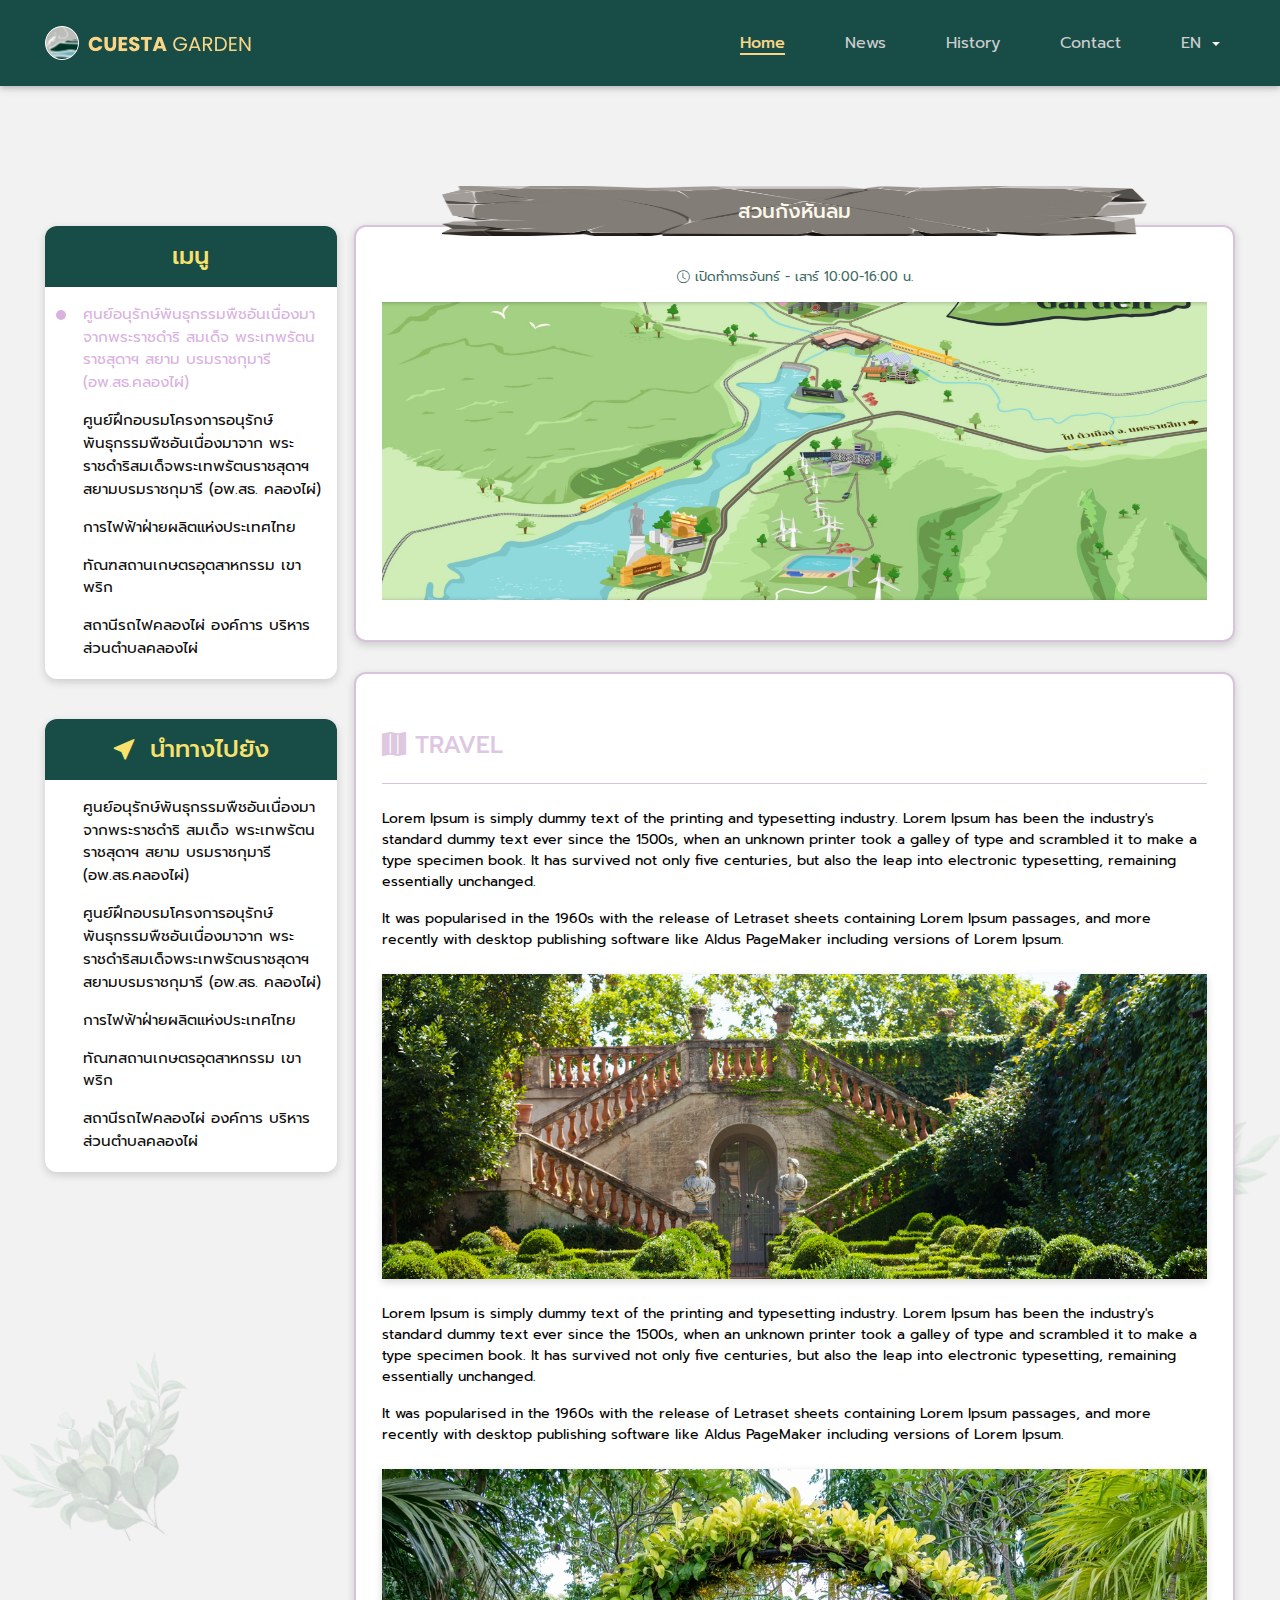
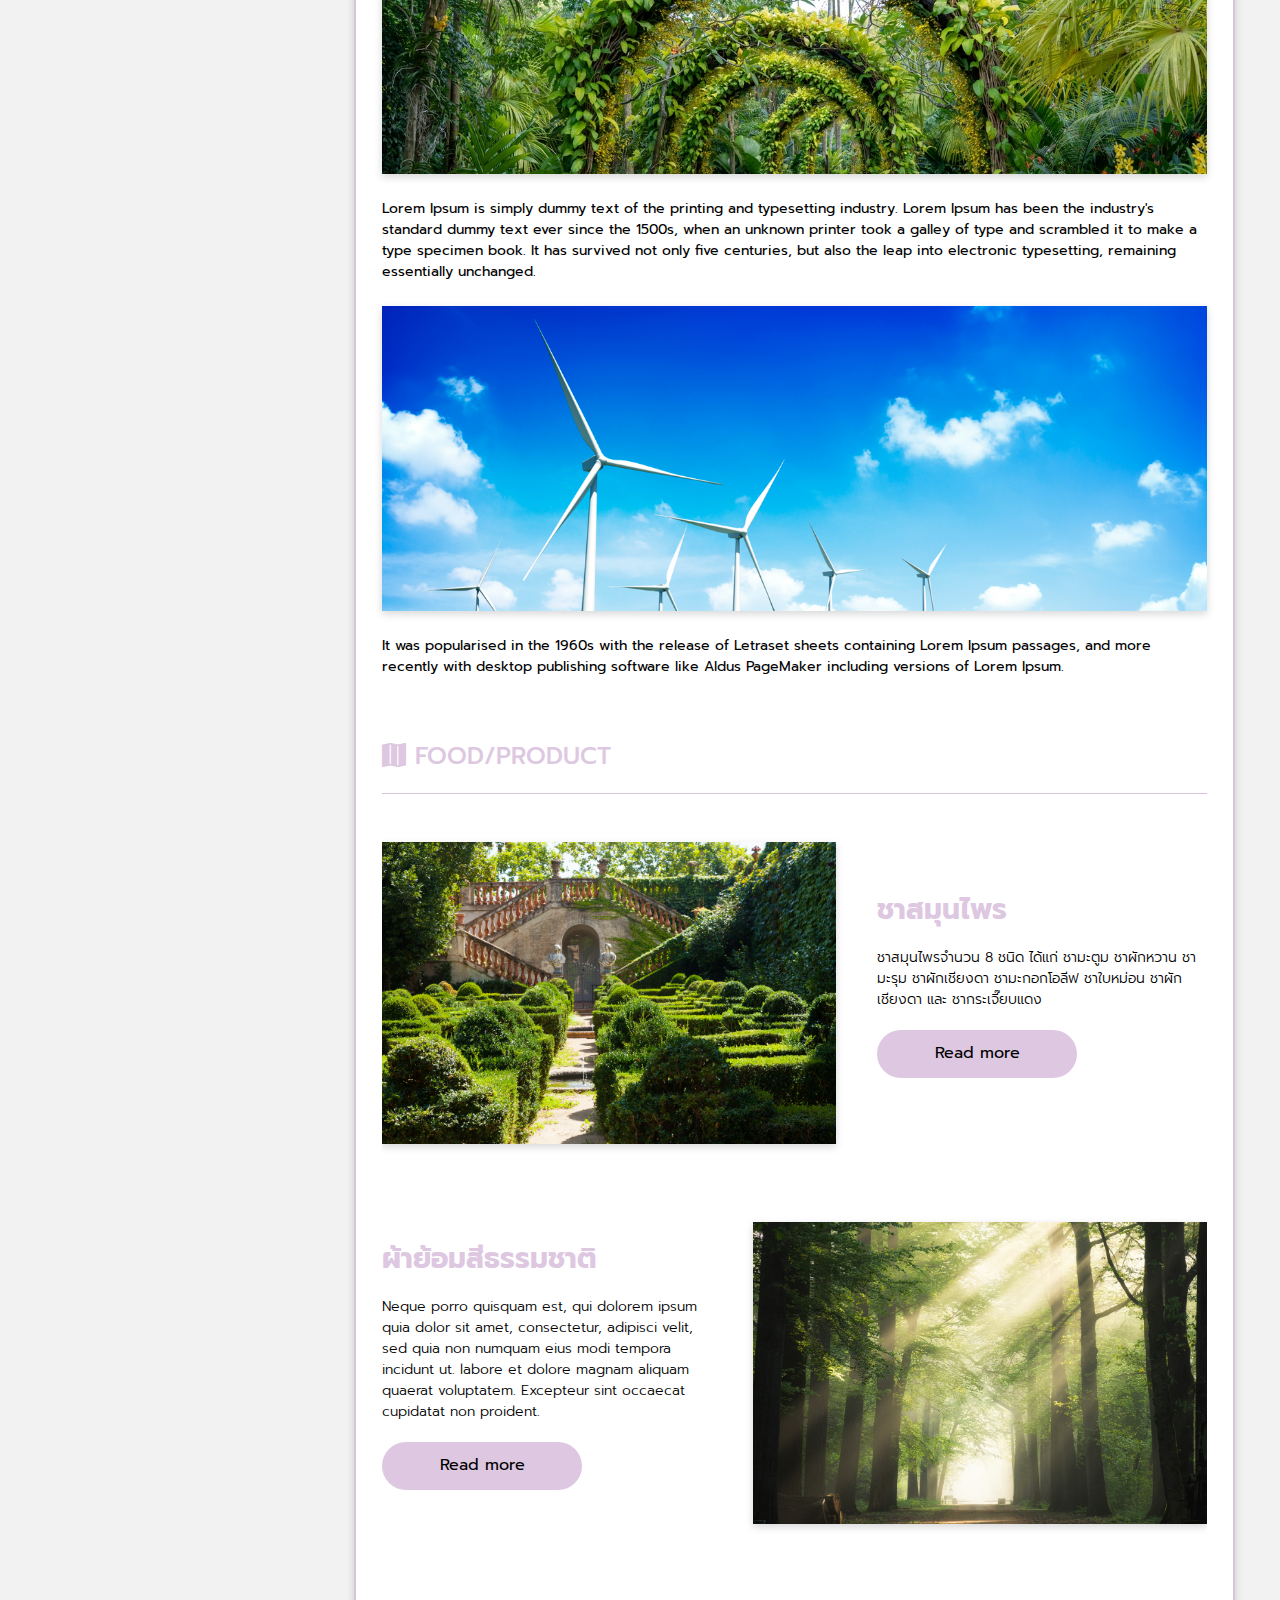
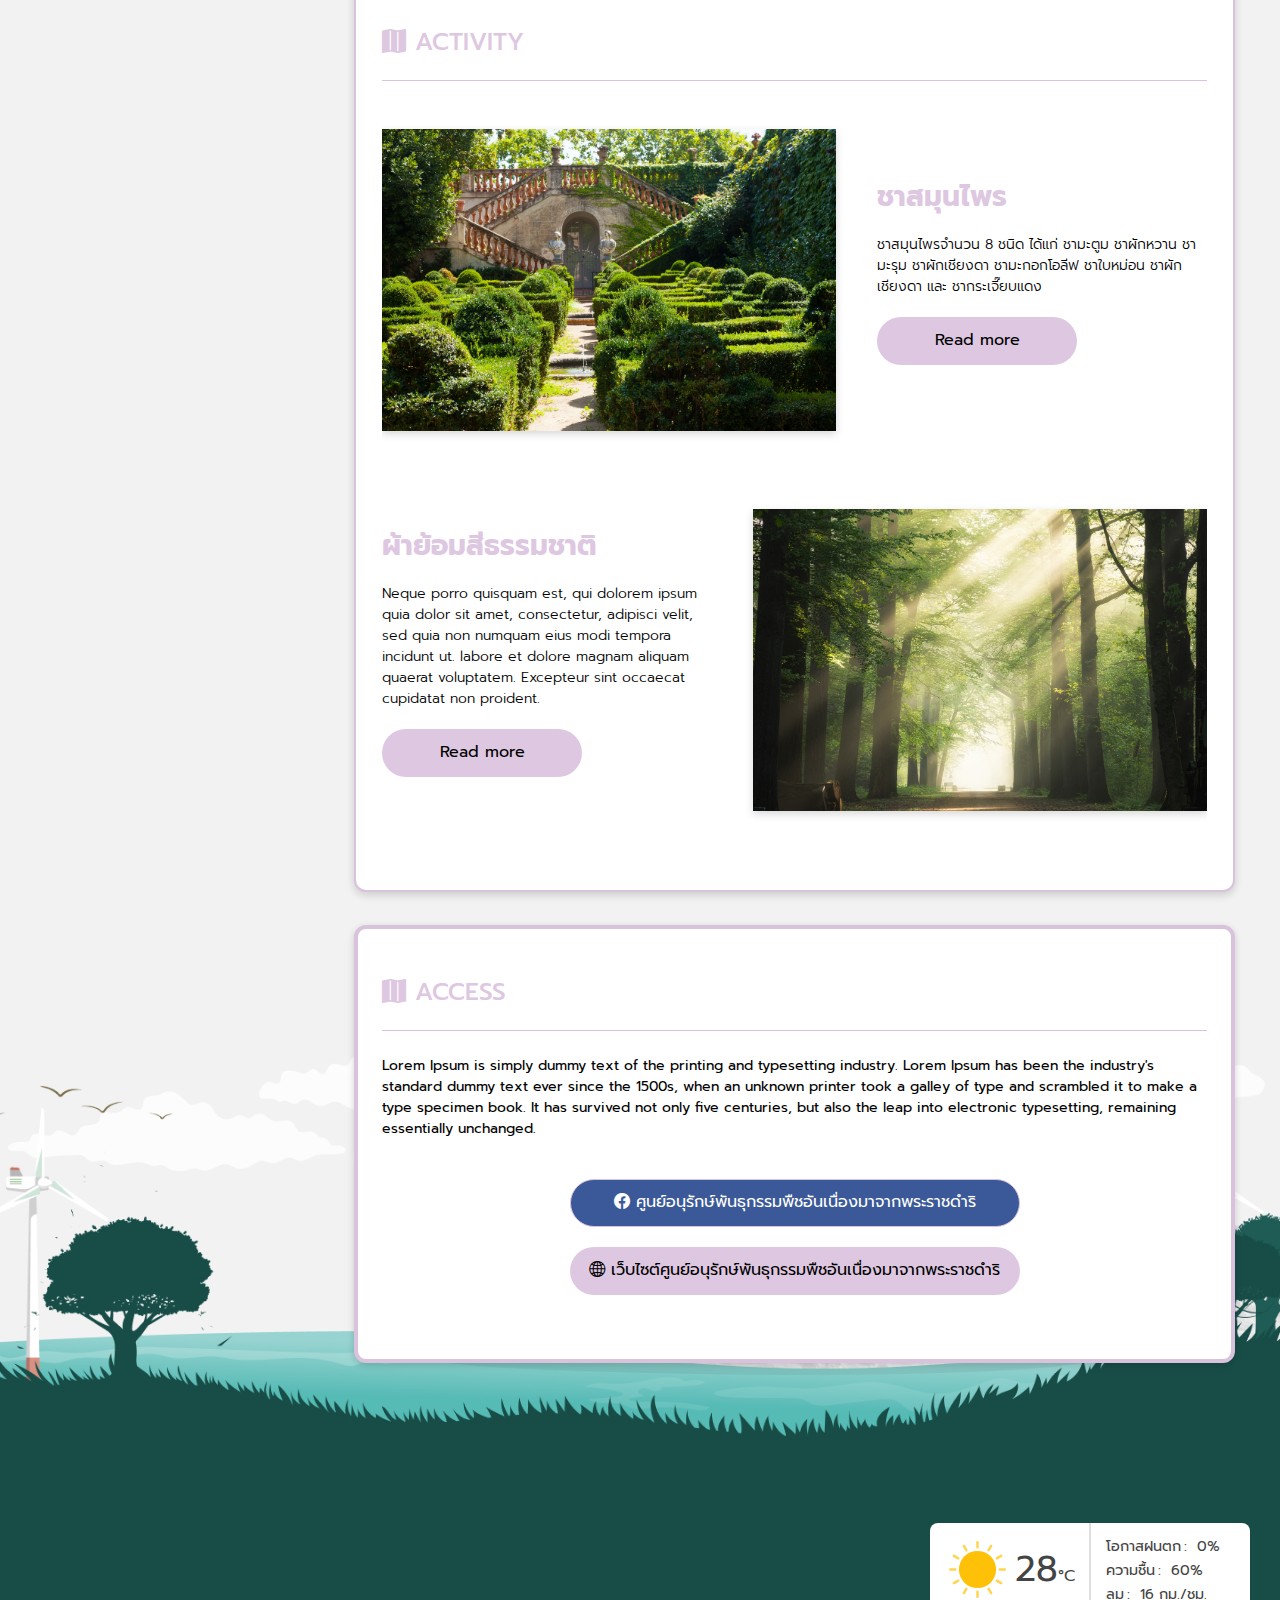
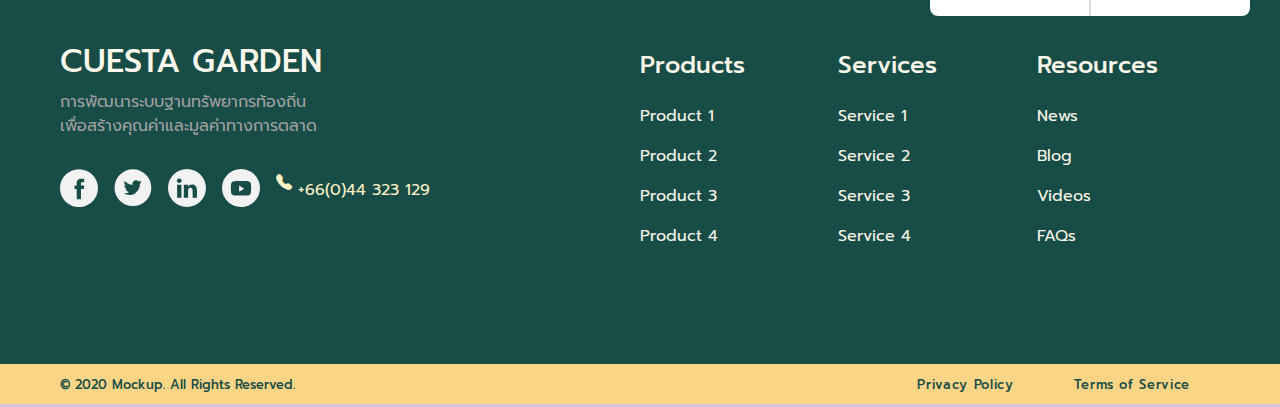
<file: detail.html>
<!DOCTYPE html>
<html>
<head>
	<meta charset="UTF-8">
	<meta name="viewport" content="width=device-width, initial-scale=1">
	<link rel="icon" type="image/png" sizes="" href="images/favicon.ico">
	<link rel="stylesheet" href="css/bootstrap.css">
	<link rel="stylesheet" href="https://cdnjs.cloudflare.com/ajax/libs/animate.css/4.1.1/animate.min.css"/>

	<script src="https://code.jquery.com/jquery-3.5.1.slim.min.js" integrity="sha384-DfXdz2htPH0lsSSs5nCTpuj/zy4C+OGpamoFVy38MVBnE+IbbVYUew+OrCXaRkfj" crossorigin="anonymous"></script>
	<script src="https://cdn.jsdelivr.net/npm/bootstrap@4.5.3/dist/js/bootstrap.bundle.min.js" integrity="sha384-ho+j7jyWK8fNQe+A12Hb8AhRq26LrZ/JpcUGGOn+Y7RsweNrtN/tE3MoK7ZeZDyx" crossorigin="anonymous"></script>

	<link rel="stylesheet" href="css/main.css">
	<title>Cuesta Garden</title>
</head>
<body>

<nav class="modal" role="modal" id="slidebar">
	<ul class="bg-dark p-4">
		<div class="top">
			<a href="#home" class="brand w3-text-uppercase"><img src="images/logo.svg" alt="CUESTA GARDEN"></a>
			<button type="button" class="close" data-dismiss="modal" aria-label="Close">
				<span aria-hidden="true">&times;</span>
			</button>
		</div> 
		<ul class="navbar">
			<li class="nav-item"><a href="index.html" class="nav-link">Home</a></li>
			<li class="nav-item"><a href="news.html" class="nav-link">News</a></li>
			<li class="nav-item"><a href="history.html" class="nav-link">History</a></li>
			<li class="nav-item"><a href="contact.html" class="nav-link">Contact</a></li>
			<li class="nav-item dropdown">
				<a href="#" class="nav-link dropdown-toggle" id="slidebar-lang" data-toggle="dropdown" href="#" role="button" aria-haspopup="true" aria-expanded="false">
					EN
				</a>
				<ul aria-labelledby="slidebar-lang" class="dropdown-menu">
					<li class="dropdown-item" href="#">ไทย</li>
					<li class="dropdown-item" href="#">Zh</li>
				</ul>
			</li>
		</ul>
	</ul>
</nav>
<!-- Header -->
<header id="home" class="menu bg-primary">
	<!-- Navbar (sit on top) -->
	<nav for="home" class="bg-primary nav-lg nav-main">
	  <div class=" display-container py-3">
	  	<div class="row">
		    <a href="index.html" class="brand w3-text-uppercase">
		    	<img src="images/logo.svg" alt="CUESTA GARDEN">
		    </a> 
		    <!-- Float links to the right. Hide them on small screens -->
		    <ul class="navbar">
				<li class="nav-item active"><a href="index.html" class="nav-link">Home</a></li>
				<li class="nav-item"><a href="news.html" class="nav-link">News</a></li>
				<li class="nav-item"><a href="history.html" class="nav-link">History</a></li>
				<li class="nav-item"><a href="contact.html" class="nav-link">Contact</a></li>
				<li class="nav-item dropdown">
					<a href="#" class="nav-link dropdown-toggle" id="main-lang" data-toggle="dropdown" href="#" role="button" aria-haspopup="true" aria-expanded="false">
						EN
					</a>
					<div aria-labelledby="main-lang" class="dropdown-menu">
						<a class="dropdown-item" href="#">ไทย</a>
						<a class="dropdown-item" href="#">Zh</a>
					</div>
				</li>
		    </ul>
		</div>
	  </div>
	</nav>
	<nav for="home" class="bg-white nav-lg nav-sticky">
	  <div class=" display-container py-0 px-2">
	  	<div class="row">
		    <a href="index.html" class="brand w3-text-uppercase">
		    	<img src="images/logo.svg" alt="CUESTA GARDEN">
		    </a> 
		    <!-- Float links to the right. Hide them on small screens -->
		    <ul class="navbar">
				<li class="nav-item active"><a href="index.html" class="nav-link">Home</a></li>
				<li class="nav-item"><a href="news.html" class="nav-link">News</a></li>
				<li class="nav-item"><a href="history.html" class="nav-link">History</a></li>
				<li class="nav-item"><a href="contact.html" class="nav-link">Contact</a></li>
				<li class="nav-item dropdown">
					<a href="#" class="nav-link dropdown-toggle" id="stick-lang" data-toggle="dropdown" href="#" role="button" aria-haspopup="true" aria-expanded="false">
						EN
					</a>
					<ul aria-labelledby="stick-lang" class="dropdown-menu">
						<li class="dropdown-item" href="#">ไทย</li>
						<li class="dropdown-item" href="#">Zh</li>
					</ul>
				</li>
		    </ul>
		</div>
	  </div>
	</nav>
	<nav for="slidebar" class="bg-primary nav-mb nav-main">
	  <div class=" display-container py-3">
	  	<div class="row">
		    <a href="index.html" class="brand w3-text-uppercase">
		    	<img src="images/logo.svg" alt="CUESTA GARDEN">
		    </a> 
		    <!-- Float links to the right. Hide them on small screens -->
		    <button class="nav-bar" type="button" data-toggle="modal" data-target="#slidebar"  href="javascript:()">
				<span></span>
				<span></span>
				<span></span>
			</button>
		</div>
	  </div>
	</nav>
	<nav for="slidebar" class="bg-white nav-mb nav-sticky">
	  <div class=" display-container py-3">
	  	<div class="row">
		    <a href="index.html" class="brand w3-text-uppercase">
		    	<img src="images/logo.svg" alt="CUESTA GARDEN">
		    </a> 
		    <!-- Float links to the right. Hide them on small screens -->
		    <button class="nav-bar" type="button" data-toggle="modal" data-target="#slidebar"  href="javascript:()">
				<span></span>
				<span></span>
				<span></span>
			</button>
		</div>
	  </div>
	</nav>
</header>

<section role="main" class="main">
	<div class="bg-light detail-section section">
		<div class="container">
			<div class="row">
                <article class="">
					<div class="title bg-wood">
						<h1>สวนกังหันลม</h1>
					</div>
                    <figure class="pupure">
						<small><i class="bi bi-clock"></i> เปิดทำการจันทร์ - เสาร์  10:00-16:00 น.</small>
						<img src="images/map.png">
					</figure>
                    <figcaption class="pt-5 pupure mb-5">
                        <div class="content-section">
							<h4 class="have-underline">
								<span class="icon"><i class="bi bi-map-fill"></i></span> Travel
							</h4>
                            <p>
								Lorem Ipsum is simply dummy text of the printing and typesetting industry. 
								Lorem Ipsum has been the industry's standard dummy text ever since the 1500s, 
								when an unknown printer took a galley of type and scrambled it to make a type 
								specimen book. It has survived not only five centuries, but also the leap into 
								electronic typesetting, remaining essentially unchanged.
							</p> 
							<p>
								It was popularised in the 1960s with the release of Letraset sheets containing 
								Lorem Ipsum passages, and more recently with desktop publishing software like Aldus 
								PageMaker including versions of Lorem Ipsum.
							</p>
							<figure><img src="images/banner_002.jpg"></figure>
                            <p>
								Lorem Ipsum is simply dummy text of the printing and typesetting industry. 
								Lorem Ipsum has been the industry's standard dummy text ever since the 1500s, 
								when an unknown printer took a galley of type and scrambled it to make a type 
								specimen book. It has survived not only five centuries, but also the leap into 
								electronic typesetting, remaining essentially unchanged.
							</p>
							<p>
								It was popularised in the 1960s with the release of Letraset sheets containing 
								Lorem Ipsum passages, and more recently with desktop publishing software like Aldus 
								PageMaker including versions of Lorem Ipsum.
							</p>
							<figure><img src="images/banner_003.jpg"></figure>
                            <p>
								Lorem Ipsum is simply dummy text of the printing and typesetting industry. 
								Lorem Ipsum has been the industry's standard dummy text ever since the 1500s, 
								when an unknown printer took a galley of type and scrambled it to make a type 
								specimen book. It has survived not only five centuries, but also the leap into 
								electronic typesetting, remaining essentially unchanged.
							</p>
							<figure><img src="images/banner_004.jpg"></figure>
							<p>
								It was popularised in the 1960s with the release of Letraset sheets containing 
								Lorem Ipsum passages, and more recently with desktop publishing software like Aldus 
								PageMaker including versions of Lorem Ipsum.
							</p>
							<h4 class="have-underline">
								<span class="icon"><i class="bi bi-map-fill"></i></span> FOOD/PRODUCT
							</h4>
                            <ul class="tabel-list px-0 flex-row">
								<li class="">
									<figure><img src="images/banner_002.jpg"></figure>
									<figcaption>
										<h3>ชาสมุนไพร</h3>
										<p>ชาสมุนไพรจำนวน 8 ชนิด ได้แก่ ชามะตูม ชาผักหวาน ชามะรุม ชาผักเชียงดา ชามะกอกโอลีฟ ชาใบหม่อน ชาผักเชียงดา และ ชากระเจี๊ยบแดง</p>
										<a class="btn btn-primary" href="detail.html">Read more</a>
									</figcaption>
								</li> 
								<li class="">
									<figure><img src="images/banner_009.jpg"></figure>
									<figcaption>
										<h3>ผ้าย้อมสีธรรมชาติ </h3>
										<p>Neque porro quisquam est, qui dolorem ipsum quia dolor sit amet, consectetur, adipisci velit, sed quia non numquam eius modi tempora incidunt ut. labore et dolore magnam aliquam quaerat voluptatem. Excepteur sint occaecat cupidatat non proident.</p>
										<a class="btn btn-primary" href="detail.html">Read more</a>
									</figcaption>
								</li>
								</li>
							</ul>
							<h4 class="have-underline">
								<span class="icon"><i class="bi bi-map-fill"></i></span> ACTIVITY
							</h4>
                            <ul class="tabel-list px-0 flex-row">
								<li class="">
									<figure><img src="images/banner_002.jpg"></figure>
									<figcaption>
										<h3>ชาสมุนไพร</h3>
										<p>ชาสมุนไพรจำนวน 8 ชนิด ได้แก่ ชามะตูม ชาผักหวาน ชามะรุม ชาผักเชียงดา ชามะกอกโอลีฟ ชาใบหม่อน ชาผักเชียงดา และ ชากระเจี๊ยบแดง</p>
										<a class="btn btn-primary" href="detail.html">Read more</a>
									</figcaption>
								</li> 
								<li class="">
									<figure><img src="images/banner_009.jpg"></figure>
									<figcaption>
										<h3>ผ้าย้อมสีธรรมชาติ </h3>
										<p>Neque porro quisquam est, qui dolorem ipsum quia dolor sit amet, consectetur, adipisci velit, sed quia non numquam eius modi tempora incidunt ut. labore et dolore magnam aliquam quaerat voluptatem. Excepteur sint occaecat cupidatat non proident.</p>
										<a class="btn btn-primary" href="detail.html">Read more</a>
									</figcaption>
								</li>
								</li>
							</ul>
                        </div>
                    </figcaption>

					<ul class="tabel-list pupure flex-row transport">
						<h4 class="have-underline">
							<span class="icon"><i class="bi bi-map-fill"></i></span> ACCESS
						</h4>
						<p class="text-left">Lorem Ipsum is simply dummy text of the printing and typesetting industry. Lorem Ipsum has been the industry's standard dummy text ever since the 1500s, when an unknown printer took a galley of type and scrambled it to make a type specimen book. It has survived not only five centuries, but also the leap into electronic typesetting, remaining essentially unchanged. </p>
						<li class="">
						  <a href="#" class="btn btn-facebook"><i class="bi bi-facebook"></i> ศูนย์อนุรักษ์พันธุกรรมพืชอันเนื่องมาจากพระราชดำริ</a>
						  <a href="#" class="btn btn-primary"><i class="bi bi-globe2"></i> เว็บไซต์ศูนย์อนุรักษ์พันธุกรรมพืชอันเนื่องมาจากพระราชดำริ</a>
						</li> 
					</ul>
                </article>
                <aside class="">
					<ul class="aside-list">
						<h4>เมนู</h4>
						<li class="active"><a href="#">ศูนย์อนุรักษ์พันธุกรรมพืชอันเนื่องมาจากพระราชดำริ สมเด็จ พระเทพรัตนราชสุดาฯ สยาม บรมราชกุมารี (อพ.สธ.คลองไผ่)</a></li>
						<li><a href="#">ศูนย์ฝึกอบรมโครงการอนุรักษ์ พันธุกรรมพืชอันเนื่องมาจาก พระราชดำริสมเด็จพระเทพรัตนราชสุดาฯ สยามบรมราชกุมารี (อพ.สธ. คลองไผ่)</a></li>
						<li><a href="#">การไฟฟ้าฝ่ายผลิตแห่งประเทศไทย</a></li>
						<li><a href="#">ทัณฑสถานเกษตรอุตสาหกรรม เขาพริก</a></li>
						<li><a href="#">สถานีรถไฟคลองไผ่ องค์การ บริหารส่วนตำบลคลองไผ่</a></li>
					</ul>

					
					<ul class="aside-list">
						<h4><i class="bi bi-cursor-fill"></i> นำทางไปยัง</h4>
						<li class=""><a href="#">ศูนย์อนุรักษ์พันธุกรรมพืชอันเนื่องมาจากพระราชดำริ สมเด็จ พระเทพรัตนราชสุดาฯ สยาม บรมราชกุมารี (อพ.สธ.คลองไผ่)</a></li>
						<li><a href="#">ศูนย์ฝึกอบรมโครงการอนุรักษ์ พันธุกรรมพืชอันเนื่องมาจาก พระราชดำริสมเด็จพระเทพรัตนราชสุดาฯ สยามบรมราชกุมารี (อพ.สธ. คลองไผ่)</a></li>
						<li><a href="#">การไฟฟ้าฝ่ายผลิตแห่งประเทศไทย</a></li>
						<li><a href="#">ทัณฑสถานเกษตรอุตสาหกรรม เขาพริก</a></li>
						<li><a href="#">สถานีรถไฟคลองไผ่ องค์การ บริหารส่วนตำบลคลองไผ่</a></li>
					</ul>
				</aside>

            </div>
		</div>
	</div>
</section>


<!-- Footer -->
<footer>
	<div class="bg-primary contact-section section">
		<div class="display-container">
			<div class="row">
				<div class="col-lg-6">
					<h2>CUESTA GARDEN</h2>
					<span class="d-block mb-4">
						การพัฒนาระบบฐานทรัพยากรท้องถิ่น<br>
						เพื่อสร้างคุณค่าและมูลค่าทางการตลาด
					</span>
					<ul class="socail">
						<li>
							<a href="#">
								<img src="images/icon/facebook(1).svg">
							</a>
						</li>
						<li>
							<a href="#">
								<img src="images/icon/twitter(1).svg">
							</a>
						</li>
						<li>
							<a href="#">
								<img src="images/icon/LinkedIN(1).svg">
							</a>
						</li>
						<li>
							<a href="#">
								<img src="images/icon/youtube(1).svg">
							</a>
						</li>
						<li class="tel">
							<a href="tel:+6644323129">
								<i class="bi bi-telephone-fill"></i>
								+66(0)44 323 129
							</a>
						</li>
					</ul>
				</div>
				<div class="col-lg-6 col-right flex-row justify-content-space-between footer">
					<ul class="flex-3">
						<li><h4>Products</h4></li>
						<li><a href="product.html">Product 1</a></li>
						<li><a href="product.html">Product 2</a></li>
						<li><a href="product.html">Product 3</a></li>
						<li><a href="product.html">Product 4</a></li>
					</ul>
					<ul class="flex-3">
						<li><h4>Services</h4></li>
						<li><a href="service.html">Service 1</a></li>
						<li><a href="service.html">Service 2</a></li>
						<li><a href="service.html">Service 3</a></li>
						<li><a href="service.html">Service 4</a></li>
					</ul>
					<ul class="flex-3">
						<li><h4>Resources</h4></li>
						<li><a href="news.html">News</a></li>
						<li><a href="news.html">Blog</a></li>
						<li><a href="video.html">Videos</a></li>
						<li><a href="faqs.html">FAQs</a></li>
					</ul>
				</div>
			</div>
		</div>
	</div>
	<div class="copyrights-row">
		<div class="display-container py-2">
			<div class="row">
				<div class="col-left col copyrights">
					<small>© 2020 Mockup. All Rights Reserved.</small>
				</div>
				<div class="col-left col">
					<ul class="footer-menu">
						<li class="footer-item"><a href="text.html">Privacy Policy</a></li>
						<li class="footer-item"><a href="text.html">Terms of Service</a></li>
					</ul>
				</div>
			</div>
		</div>
	</div>
	<div class="temperature">
		<div class="col-6 col-left">
			<div class="col-6 icon"><img src="./images/svg/sunny.svg" alt=""></div>
			<div class="col-6 number">28<small>°C</small></div>
		</div>
		<div class="col-6 col-right">
			<ul class="meta-tem">
				<li>
					<label>โอกาสฝนตก</label>
					<span>0%</span>
				</li>
				<li>
					<label>ความชื้น</label>
					<span>60%</span>
				</li>
				<li>
					<label>ลม</label>
					<span>16 กม./ชม.</span>
				</li>
			</ul>
		</div>
	</div>
</footer>
	
<button onclick="topFunction()" id="btt" title="Go to top"><i class="bi bi-arrow-up-short"></i></button>
<script src="js/script.js"></script>
</body>
</html>
</file>
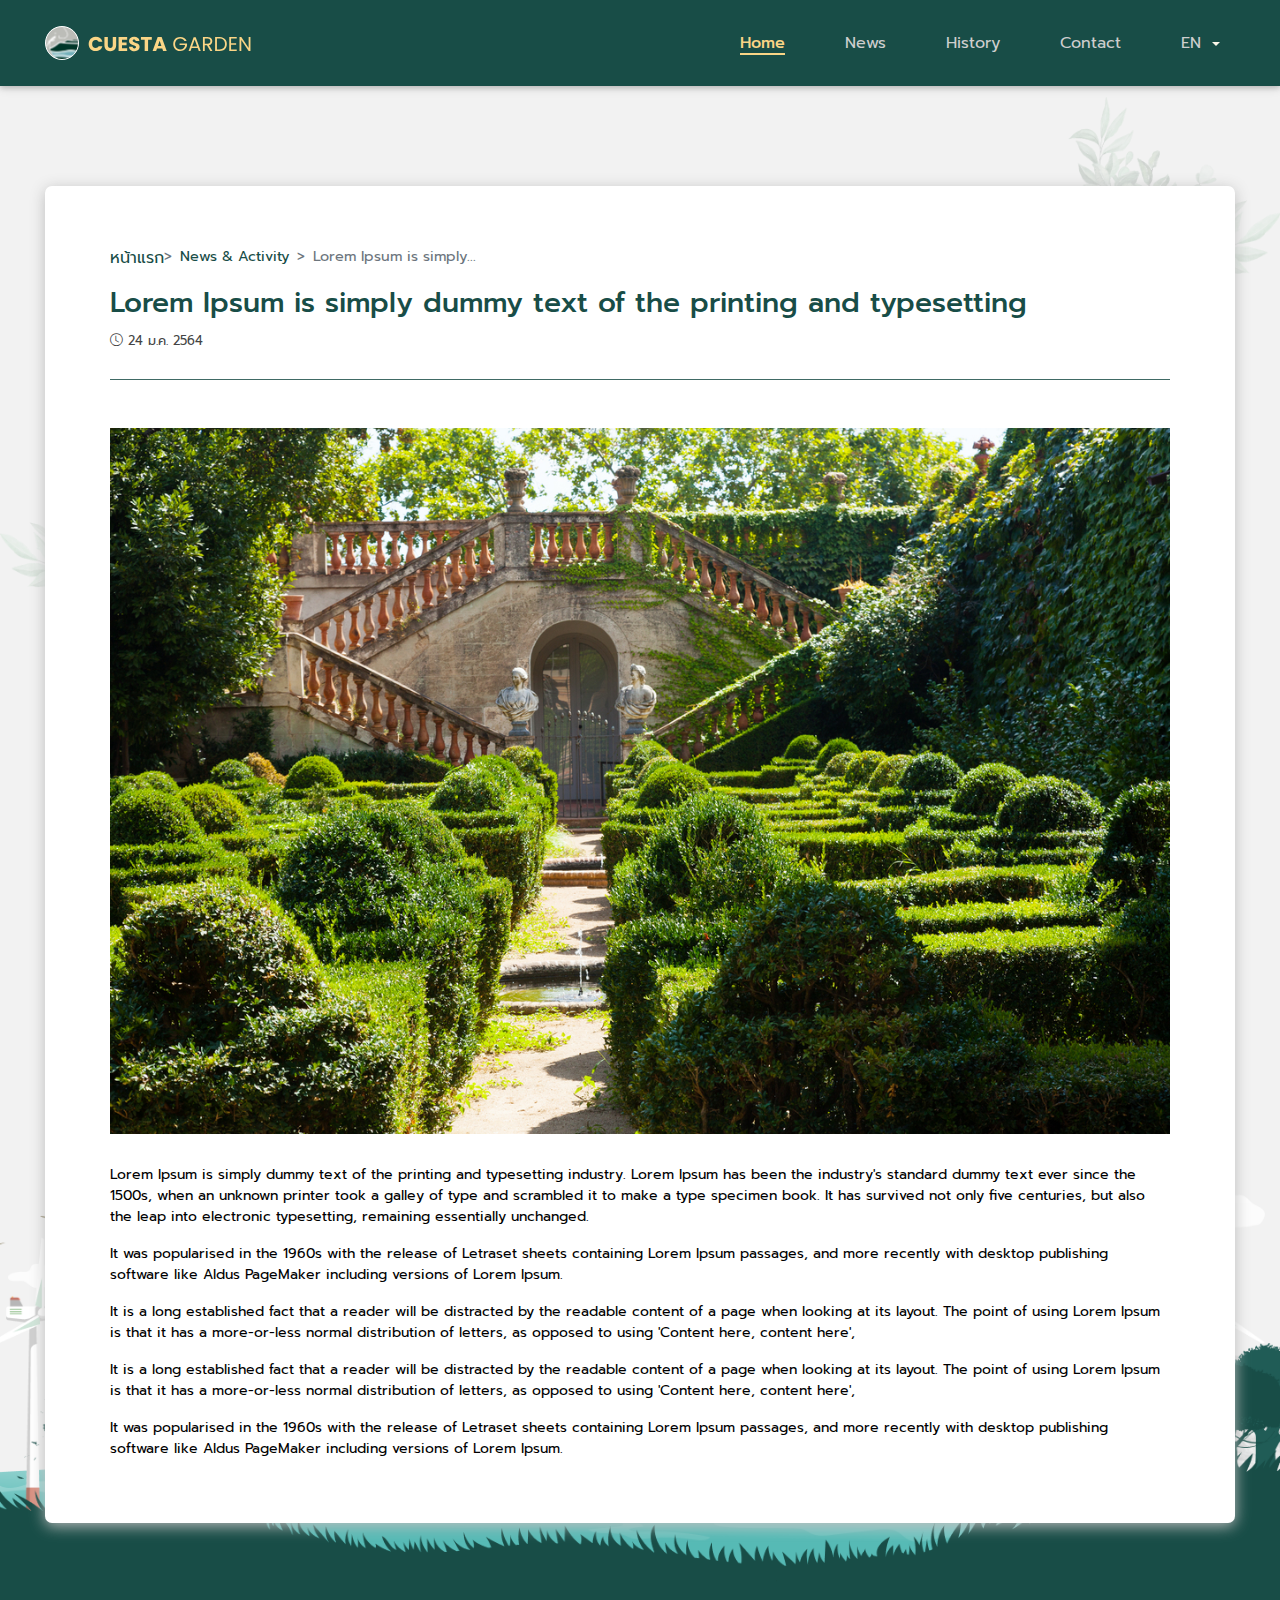
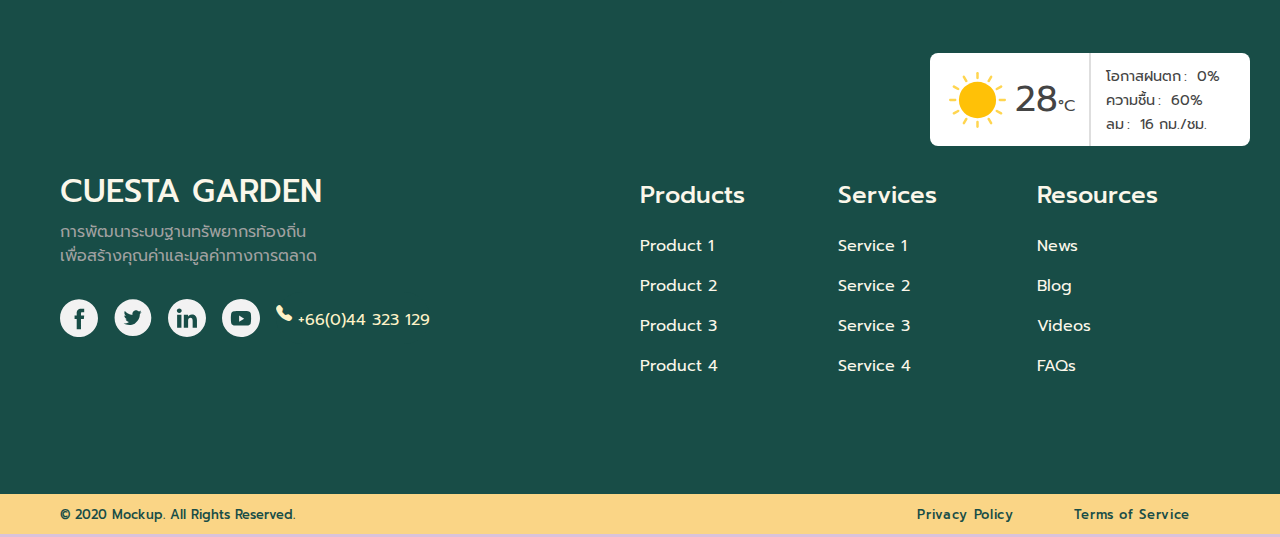
<file: detail_full.html>
<!DOCTYPE html>
<html>
<head>
	<meta charset="UTF-8">
	<meta name="viewport" content="width=device-width, initial-scale=1">
	<link rel="icon" type="image/png" sizes="" href="images/favicon.ico">
	<link rel="stylesheet" href="css/bootstrap.css">
	<link rel="stylesheet" href="https://cdnjs.cloudflare.com/ajax/libs/animate.css/4.1.1/animate.min.css"/>

	<script src="https://code.jquery.com/jquery-3.5.1.slim.min.js" integrity="sha384-DfXdz2htPH0lsSSs5nCTpuj/zy4C+OGpamoFVy38MVBnE+IbbVYUew+OrCXaRkfj" crossorigin="anonymous"></script>
	<script src="https://cdn.jsdelivr.net/npm/bootstrap@4.5.3/dist/js/bootstrap.bundle.min.js" integrity="sha384-ho+j7jyWK8fNQe+A12Hb8AhRq26LrZ/JpcUGGOn+Y7RsweNrtN/tE3MoK7ZeZDyx" crossorigin="anonymous"></script>

	<link rel="stylesheet" href="css/main.css">
	<title>Cuesta Garden</title>
</head>
<body>

<nav class="modal" role="modal" id="slidebar">
	<ul class="bg-dark p-4">
		<div class="top">
			<a href="#home" class="brand w3-text-uppercase"><img src="images/logo.svg" alt="CUESTA GARDEN"></a>
			<button type="button" class="close" data-dismiss="modal" aria-label="Close">
				<span aria-hidden="true">&times;</span>
			</button>
		</div> 
		<ul class="navbar">
			<li class="nav-item"><a href="index.html" class="nav-link">Home</a></li>
			<li class="nav-item"><a href="news.html" class="nav-link">News</a></li>
			<li class="nav-item"><a href="history.html" class="nav-link">History</a></li>
			<li class="nav-item"><a href="contact.html" class="nav-link">Contact</a></li>
			<li class="nav-item dropdown">
				<a href="#" class="nav-link dropdown-toggle" id="slidebar-lang" data-toggle="dropdown" href="#" role="button" aria-haspopup="true" aria-expanded="false">
					EN
				</a>
				<ul aria-labelledby="slidebar-lang" class="dropdown-menu">
					<li class="dropdown-item" href="#">ไทย</li>
					<li class="dropdown-item" href="#">Zh</li>
				</ul>
			</li>
		</ul>
	</ul>
</nav>
<!-- Header -->
<header id="home" class="menu bg-primary">
	<!-- Navbar (sit on top) -->
	<nav for="home" class="bg-primary nav-lg nav-main">
	  <div class=" display-container py-3">
	  	<div class="row">
		    <a href="index.html" class="brand w3-text-uppercase">
		    	<img src="images/logo.svg" alt="CUESTA GARDEN">
		    </a> 
		    <!-- Float links to the right. Hide them on small screens -->
		    <ul class="navbar">
				<li class="nav-item active"><a href="index.html" class="nav-link">Home</a></li>
				<li class="nav-item"><a href="news.html" class="nav-link">News</a></li>
				<li class="nav-item"><a href="history.html" class="nav-link">History</a></li>
				<li class="nav-item"><a href="contact.html" class="nav-link">Contact</a></li>
				<li class="nav-item dropdown">
					<a href="#" class="nav-link dropdown-toggle" id="main-lang" data-toggle="dropdown" href="#" role="button" aria-haspopup="true" aria-expanded="false">
						EN
					</a>
					<div aria-labelledby="main-lang" class="dropdown-menu">
						<a class="dropdown-item" href="#">ไทย</a>
						<a class="dropdown-item" href="#">Zh</a>
					</div>
				</li>
		    </ul>
		</div>
	  </div>
	</nav>
	<nav for="home" class="bg-white nav-lg nav-sticky">
	  <div class=" display-container py-0 px-2">
	  	<div class="row">
		    <a href="index.html" class="brand w3-text-uppercase">
		    	<img src="images/logo.svg" alt="CUESTA GARDEN">
		    </a> 
		    <!-- Float links to the right. Hide them on small screens -->
		    <ul class="navbar">
				<li class="nav-item active"><a href="index.html" class="nav-link">Home</a></li>
				<li class="nav-item"><a href="news.html" class="nav-link">News</a></li>
				<li class="nav-item"><a href="history.html" class="nav-link">History</a></li>
				<li class="nav-item"><a href="contact.html" class="nav-link">Contact</a></li>
				<li class="nav-item dropdown">
					<a href="#" class="nav-link dropdown-toggle" id="stick-lang" data-toggle="dropdown" href="#" role="button" aria-haspopup="true" aria-expanded="false">
						EN
					</a>
					<ul aria-labelledby="stick-lang" class="dropdown-menu">
						<li class="dropdown-item" href="#">ไทย</li>
						<li class="dropdown-item" href="#">Zh</li>
					</ul>
				</li>
		    </ul>
		</div>
	  </div>
	</nav>
	<nav for="slidebar" class="bg-primary nav-mb nav-main">
	  <div class=" display-container py-3">
	  	<div class="row">
		    <a href="index.html" class="brand w3-text-uppercase">
		    	<img src="images/logo.svg" alt="CUESTA GARDEN">
		    </a> 
		    <!-- Float links to the right. Hide them on small screens -->
		    <button class="nav-bar" type="button" data-toggle="modal" data-target="#slidebar"  href="javascript:()">
				<span></span>
				<span></span>
				<span></span>
			</button>
		</div>
	  </div>
	</nav>
	<nav for="slidebar" class="bg-white nav-mb nav-sticky">
	  <div class=" display-container py-3">
	  	<div class="row">
		    <a href="index.html" class="brand w3-text-uppercase">
		    	<img src="images/logo.svg" alt="CUESTA GARDEN">
		    </a> 
		    <!-- Float links to the right. Hide them on small screens -->
		    <button class="nav-bar" type="button" data-toggle="modal" data-target="#slidebar"  href="javascript:()">
				<span></span>
				<span></span>
				<span></span>
			</button>
		</div>
	  </div>
	</nav>
</header>


<article role="main" class="main">
	<div class="bg-light h-100 detail-section full section">
		<div class="display-container">
			<div class="row">
				<div class="title text-left w-100 pb-5">
					<nav aria-label="breadcrumb">
						<ol class="breadcrumb">
						  <li class="breadcrumb-item"><a href="#">หน้าแรก</a></li>
						  <li class="breadcrumb-item"><a href="#">News & Activity</a></li>
						  <li class="breadcrumb-item active" aria-current="page">Lorem Ipsum is simply...</li>
						</ol>
					</nav>
					<h1 class="text-primary h3">Lorem Ipsum is simply dummy text of the printing and typesetting</h1>
					<small class="meta-date text-left mt-4 mb-5 w-100 text-gray"><i class="bi bi-clock"></i> 24 ม.ค. 2564</small>
				</div>
                    <figure class=""><img src="images/banner_002.jpg"></figure>
                    <figcaption class="pt-0">
                        <div class="content-section">
                            <p>Lorem Ipsum is simply dummy text of the printing and typesetting industry. Lorem Ipsum has been the industry's standard dummy text ever since the 1500s, when an unknown printer took a galley of type and scrambled it to make a type specimen book. It has survived not only five centuries, but also the leap into electronic typesetting, remaining essentially unchanged.</p> 

							<p>It was popularised in the 1960s with the release of Letraset sheets containing Lorem Ipsum passages, and more recently with desktop publishing software like Aldus PageMaker including versions of Lorem Ipsum.</p>
								
							<p>It is a long established fact that a reader will be distracted by the readable content of a page when looking at its layout. The point of using Lorem Ipsum is that it has a more-or-less normal distribution of letters, as opposed to using 'Content here, content here',</p>
								
							<p>It is a long established fact that a reader will be distracted by the readable content of a page when looking at its layout. The point of using Lorem Ipsum is that it has a more-or-less normal distribution of letters, as opposed to using 'Content here, content here',</p>
								
							<p>It was popularised in the 1960s with the release of Letraset sheets containing Lorem Ipsum passages, and more recently with desktop publishing software like Aldus PageMaker including versions of Lorem Ipsum.</p>
                        </div>
                    </figcaption>
            </div>
		</div>
	</div>
</article>


<!-- Footer -->
<footer>
	<div class="bg-primary contact-section section">
		<div class="display-container">
			<div class="row">
				<div class="col-lg-6">
					<h2>CUESTA GARDEN</h2>
					<span class="d-block mb-4">
						การพัฒนาระบบฐานทรัพยากรท้องถิ่น<br>
						เพื่อสร้างคุณค่าและมูลค่าทางการตลาด
					</span>
					<ul class="socail">
						<li>
							<a href="#">
								<img src="images/icon/facebook(1).svg">
							</a>
						</li>
						<li>
							<a href="#">
								<img src="images/icon/twitter(1).svg">
							</a>
						</li>
						<li>
							<a href="#">
								<img src="images/icon/LinkedIN(1).svg">
							</a>
						</li>
						<li>
							<a href="#">
								<img src="images/icon/youtube(1).svg">
							</a>
						</li>
						<li class="tel">
							<a href="tel:+6644323129">
								<i class="bi bi-telephone-fill"></i>
								+66(0)44 323 129
							</a>
						</li>
					</ul>
				</div>
				<div class="col-lg-6 col-right flex-row justify-content-space-between footer">
					<ul class="flex-3">
						<li><h4>Products</h4></li>
						<li><a href="product.html">Product 1</a></li>
						<li><a href="product.html">Product 2</a></li>
						<li><a href="product.html">Product 3</a></li>
						<li><a href="product.html">Product 4</a></li>
					</ul>
					<ul class="flex-3">
						<li><h4>Services</h4></li>
						<li><a href="service.html">Service 1</a></li>
						<li><a href="service.html">Service 2</a></li>
						<li><a href="service.html">Service 3</a></li>
						<li><a href="service.html">Service 4</a></li>
					</ul>
					<ul class="flex-3">
						<li><h4>Resources</h4></li>
						<li><a href="news.html">News</a></li>
						<li><a href="news.html">Blog</a></li>
						<li><a href="video.html">Videos</a></li>
						<li><a href="faqs.html">FAQs</a></li>
					</ul>
				</div>
			</div>
		</div>
	</div>
	<div class="copyrights-row">
		<div class="display-container py-2">
			<div class="row">
				<div class="col-left col copyrights">
					<small>© 2020 Mockup. All Rights Reserved.</small>
				</div>
				<div class="col-left col">
					<ul class="footer-menu">
						<li class="footer-item"><a href="text.html">Privacy Policy</a></li>
						<li class="footer-item"><a href="text.html">Terms of Service</a></li>
					</ul>
				</div>
			</div>
		</div>
	</div>
	<div class="temperature">
		<div class="col-6 col-left">
			<div class="col-6 icon"><img src="./images/svg/sunny.svg" alt=""></div>
			<div class="col-6 number">28<small>°C</small></div>
		</div>
		<div class="col-6 col-right">
			<ul class="meta-tem">
				<li>
					<label>โอกาสฝนตก</label>
					<span>0%</span>
				</li>
				<li>
					<label>ความชื้น</label>
					<span>60%</span>
				</li>
				<li>
					<label>ลม</label>
					<span>16 กม./ชม.</span>
				</li>
			</ul>
		</div>
	</div>
</footer>
	
<button onclick="topFunction()" id="btt" title="Go to top"><i class="bi bi-arrow-up-short"></i></button>
<script src="js/script.js"></script>
</body>
</html>
</file>
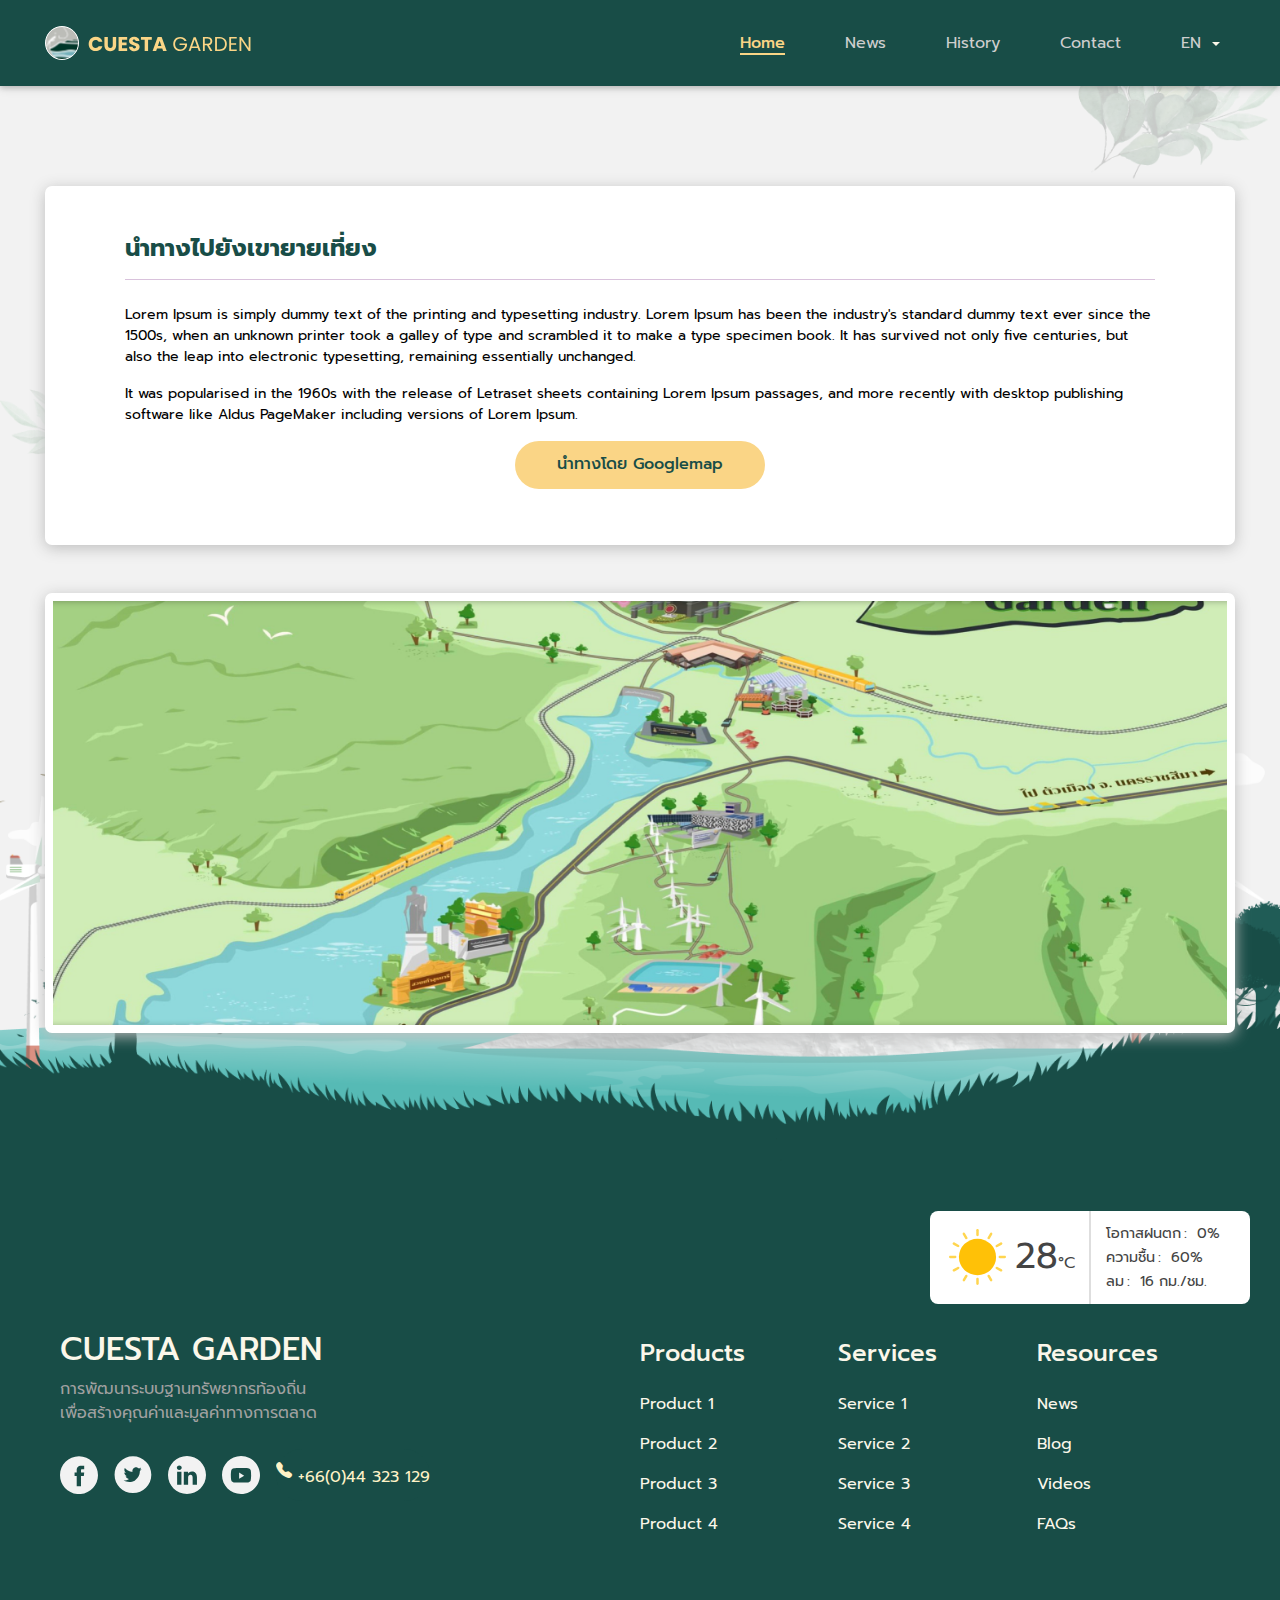
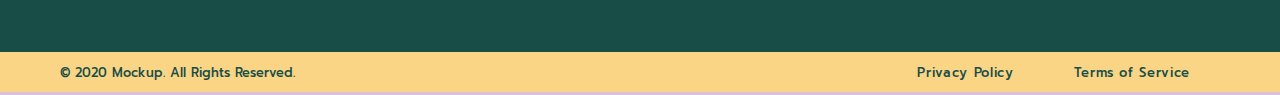
<file: direction.html>
<!DOCTYPE html>
<html>
<head>
	<meta charset="UTF-8">
	<meta name="viewport" content="width=device-width, initial-scale=1">
	<link rel="icon" type="image/png" sizes="" href="images/favicon.ico">
	<link rel="stylesheet" href="css/bootstrap.css">
	<link rel="stylesheet" href="https://cdnjs.cloudflare.com/ajax/libs/animate.css/4.1.1/animate.min.css"/>

	<script src="https://code.jquery.com/jquery-3.5.1.slim.min.js" integrity="sha384-DfXdz2htPH0lsSSs5nCTpuj/zy4C+OGpamoFVy38MVBnE+IbbVYUew+OrCXaRkfj" crossorigin="anonymous"></script>
	<script src="https://cdn.jsdelivr.net/npm/bootstrap@4.5.3/dist/js/bootstrap.bundle.min.js" integrity="sha384-ho+j7jyWK8fNQe+A12Hb8AhRq26LrZ/JpcUGGOn+Y7RsweNrtN/tE3MoK7ZeZDyx" crossorigin="anonymous"></script>

	<link rel="stylesheet" href="css/main.css">
	<title>Cuesta Garden</title>
</head>
<body>

<nav class="modal" role="modal" id="slidebar">
	<ul class="bg-dark p-4">
		<div class="top">
			<a href="#home" class="brand w3-text-uppercase"><img src="images/logo.svg" alt="CUESTA GARDEN"></a>
			<button type="button" class="close" data-dismiss="modal" aria-label="Close">
				<span aria-hidden="true">&times;</span>
			</button>
		</div> 
		<ul class="navbar">
			<li class="nav-item"><a href="index.html" class="nav-link">Home</a></li>
			<li class="nav-item"><a href="news.html" class="nav-link">News</a></li>
			<li class="nav-item"><a href="history.html" class="nav-link">History</a></li>
			<li class="nav-item"><a href="contact.html" class="nav-link">Contact</a></li>
			<li class="nav-item dropdown">
				<a href="#" class="nav-link dropdown-toggle" id="slidebar-lang" data-toggle="dropdown" href="#" role="button" aria-haspopup="true" aria-expanded="false">
					EN
				</a>
				<ul aria-labelledby="slidebar-lang" class="dropdown-menu">
					<li class="dropdown-item" href="#">ไทย</li>
					<li class="dropdown-item" href="#">Zh</li>
				</ul>
			</li>
		</ul>
	</ul>
</nav>
<!-- Header -->
<header id="home" class="menu bg-primary">
	<!-- Navbar (sit on top) -->
	<nav for="home" class="bg-primary nav-lg nav-main">
	  <div class=" display-container py-3">
	  	<div class="row">
		    <a href="index.html" class="brand w3-text-uppercase">
		    	<img src="images/logo.svg" alt="CUESTA GARDEN">
		    </a> 
		    <!-- Float links to the right. Hide them on small screens -->
		    <ul class="navbar">
				<li class="nav-item active"><a href="index.html" class="nav-link">Home</a></li>
				<li class="nav-item"><a href="news.html" class="nav-link">News</a></li>
				<li class="nav-item"><a href="history.html" class="nav-link">History</a></li>
				<li class="nav-item"><a href="contact.html" class="nav-link">Contact</a></li>
				<li class="nav-item dropdown">
					<a href="#" class="nav-link dropdown-toggle" id="main-lang" data-toggle="dropdown" href="#" role="button" aria-haspopup="true" aria-expanded="false">
						EN
					</a>
					<div aria-labelledby="main-lang" class="dropdown-menu">
						<a class="dropdown-item" href="#">ไทย</a>
						<a class="dropdown-item" href="#">Zh</a>
					</div>
				</li>
		    </ul>
		</div>
	  </div>
	</nav>
	<nav for="home" class="bg-white nav-lg nav-sticky">
	  <div class=" display-container py-0 px-2">
	  	<div class="row">
		    <a href="index.html" class="brand w3-text-uppercase">
		    	<img src="images/logo.svg" alt="CUESTA GARDEN">
		    </a> 
		    <!-- Float links to the right. Hide them on small screens -->
		    <ul class="navbar">
				<li class="nav-item active"><a href="index.html" class="nav-link">Home</a></li>
				<li class="nav-item"><a href="news.html" class="nav-link">News</a></li>
				<li class="nav-item"><a href="history.html" class="nav-link">History</a></li>
				<li class="nav-item"><a href="contact.html" class="nav-link">Contact</a></li>
				<li class="nav-item dropdown">
					<a href="#" class="nav-link dropdown-toggle" id="stick-lang" data-toggle="dropdown" href="#" role="button" aria-haspopup="true" aria-expanded="false">
						EN
					</a>
					<ul aria-labelledby="stick-lang" class="dropdown-menu">
						<li class="dropdown-item" href="#">ไทย</li>
						<li class="dropdown-item" href="#">Zh</li>
					</ul>
				</li>
		    </ul>
		</div>
	  </div>
	</nav>
	<nav for="slidebar" class="bg-primary nav-mb nav-main">
	  <div class=" display-container py-3">
	  	<div class="row">
		    <a href="index.html" class="brand w3-text-uppercase">
		    	<img src="images/logo.svg" alt="CUESTA GARDEN">
		    </a> 
		    <!-- Float links to the right. Hide them on small screens -->
		    <button class="nav-bar" type="button" data-toggle="modal" data-target="#slidebar"  href="javascript:()">
				<span></span>
				<span></span>
				<span></span>
			</button>
		</div>
	  </div>
	</nav>
	<nav for="slidebar" class="bg-white nav-mb nav-sticky">
	  <div class=" display-container py-3">
	  	<div class="row">
		    <a href="index.html" class="brand w3-text-uppercase">
		    	<img src="images/logo.svg" alt="CUESTA GARDEN">
		    </a> 
		    <!-- Float links to the right. Hide them on small screens -->
		    <button class="nav-bar" type="button" data-toggle="modal" data-target="#slidebar"  href="javascript:()">
				<span></span>
				<span></span>
				<span></span>
			</button>
		</div>
	  </div>
	</nav>
</header>

<section role="main" class="main">
	<div class="bg-light detail-section section">
		<div class="container">
			<div class="row">
                <div class="">
                    <figcaption class="pt-0 content-section mb-5">
                        <div class="display-container">
                            <h4 class="have-underline text-primary font-weight-bold">
                                นำทางไปยังเขายายเที่ยง
                            </h4>
                            <p>
                                Lorem Ipsum is simply dummy text of the printing and typesetting industry. 
                                Lorem Ipsum has been the industry's standard dummy text ever since the 1500s, 
                                when an unknown printer took a galley of type and scrambled it to make a type 
                                specimen book. It has survived not only five centuries, but also the leap into 
                                electronic typesetting, remaining essentially unchanged.
                            </p>

                            <p>
                                It was popularised in the 1960s with the release of Letraset sheets containing 
                                Lorem Ipsum passages, and more recently with desktop publishing software like 
                                Aldus PageMaker including versions of Lorem Ipsum.
                            </p>
                            
                            <a href="#" class="btn btn-primary yellow">นำทางโดย Googlemap</a>
                        </div>
                    </figcaption>
                    <figure class="display-container p-2 h-auto mb-5">
						<img src="images/map.png">
					</figure>

                </div>

            </div>
		</div>
	</div>
</section>


<!-- Footer -->
<footer>
	<div class="bg-primary contact-section section">
		<div class="display-container">
			<div class="row">
				<div class="col-lg-6">
					<h2>CUESTA GARDEN</h2>
					<span class="d-block mb-4">
						การพัฒนาระบบฐานทรัพยากรท้องถิ่น<br>
						เพื่อสร้างคุณค่าและมูลค่าทางการตลาด
					</span>
					<ul class="socail">
						<li>
							<a href="#">
								<img src="images/icon/facebook(1).svg">
							</a>
						</li>
						<li>
							<a href="#">
								<img src="images/icon/twitter(1).svg">
							</a>
						</li>
						<li>
							<a href="#">
								<img src="images/icon/LinkedIN(1).svg">
							</a>
						</li>
						<li>
							<a href="#">
								<img src="images/icon/youtube(1).svg">
							</a>
						</li>
						<li class="tel">
							<a href="tel:+6644323129">
								<i class="bi bi-telephone-fill"></i>
								+66(0)44 323 129
							</a>
						</li>
					</ul>
				</div>
				<div class="col-lg-6 col-right flex-row justify-content-space-between footer">
					<ul class="flex-3">
						<li><h4>Products</h4></li>
						<li><a href="product.html">Product 1</a></li>
						<li><a href="product.html">Product 2</a></li>
						<li><a href="product.html">Product 3</a></li>
						<li><a href="product.html">Product 4</a></li>
					</ul>
					<ul class="flex-3">
						<li><h4>Services</h4></li>
						<li><a href="service.html">Service 1</a></li>
						<li><a href="service.html">Service 2</a></li>
						<li><a href="service.html">Service 3</a></li>
						<li><a href="service.html">Service 4</a></li>
					</ul>
					<ul class="flex-3">
						<li><h4>Resources</h4></li>
						<li><a href="news.html">News</a></li>
						<li><a href="news.html">Blog</a></li>
						<li><a href="video.html">Videos</a></li>
						<li><a href="faqs.html">FAQs</a></li>
					</ul>
				</div>
			</div>
		</div>
	</div>
	<div class="copyrights-row">
		<div class="display-container py-2">
			<div class="row">
				<div class="col-left col copyrights">
					<small>© 2020 Mockup. All Rights Reserved.</small>
				</div>
				<div class="col-left col">
					<ul class="footer-menu">
						<li class="footer-item"><a href="text.html">Privacy Policy</a></li>
						<li class="footer-item"><a href="text.html">Terms of Service</a></li>
					</ul>
				</div>
			</div>
		</div>
	</div>
	<div class="temperature">
		<div class="col-6 col-left">
			<div class="col-6 icon"><img src="./images/svg/sunny.svg" alt=""></div>
			<div class="col-6 number">28<small>°C</small></div>
		</div>
		<div class="col-6 col-right">
			<ul class="meta-tem">
				<li>
					<label>โอกาสฝนตก</label>
					<span>0%</span>
				</li>
				<li>
					<label>ความชื้น</label>
					<span>60%</span>
				</li>
				<li>
					<label>ลม</label>
					<span>16 กม./ชม.</span>
				</li>
			</ul>
		</div>
	</div>
</footer>
	
<button onclick="topFunction()" id="btt" title="Go to top"><i class="bi bi-arrow-up-short"></i></button>
<script src="js/script.js"></script>
</body>
</html>
</file>
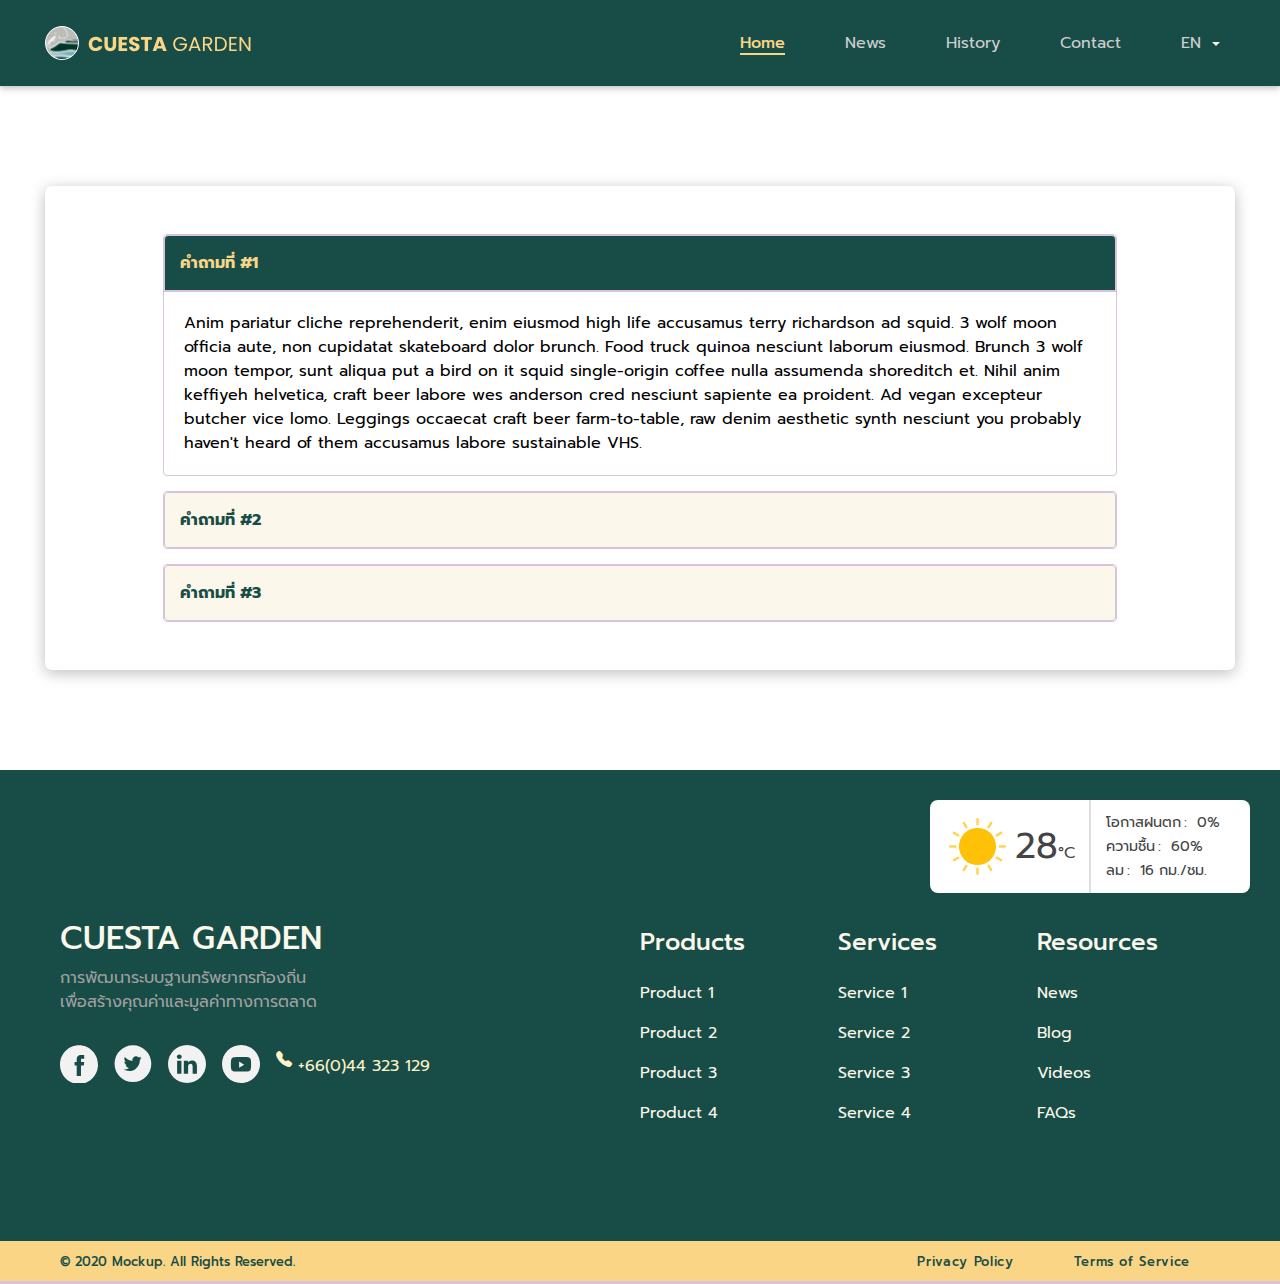
<file: faqs.html>
<!DOCTYPE html>
<html>
<head>
	<meta charset="UTF-8">
	<meta name="viewport" content="width=device-width, initial-scale=1">
	<link rel="icon" type="image/png" sizes="" href="images/favicon.ico">
	<link rel="stylesheet" href="css/bootstrap.css">
	<link rel="stylesheet" href="https://cdnjs.cloudflare.com/ajax/libs/animate.css/4.1.1/animate.min.css"/>

	<script src="https://code.jquery.com/jquery-3.5.1.slim.min.js" integrity="sha384-DfXdz2htPH0lsSSs5nCTpuj/zy4C+OGpamoFVy38MVBnE+IbbVYUew+OrCXaRkfj" crossorigin="anonymous"></script>
	<script src="https://cdn.jsdelivr.net/npm/bootstrap@4.5.3/dist/js/bootstrap.bundle.min.js" integrity="sha384-ho+j7jyWK8fNQe+A12Hb8AhRq26LrZ/JpcUGGOn+Y7RsweNrtN/tE3MoK7ZeZDyx" crossorigin="anonymous"></script>

	<link rel="stylesheet" href="css/main.css">
	<title>Cuesta Garden</title>
</head>
<body>

<nav class="modal" role="modal" id="slidebar">
	<ul class="bg-dark p-4">
		<div class="top">
			<a href="#home" class="brand w3-text-uppercase"><img src="images/logo.svg" alt="CUESTA GARDEN"></a>
			<button type="button" class="close" data-dismiss="modal" aria-label="Close">
				<span aria-hidden="true">&times;</span>
			</button>
		</div> 
		<ul class="navbar">
			<li class="nav-item"><a href="index.html" class="nav-link">Home</a></li>
			<li class="nav-item"><a href="news.html" class="nav-link">News</a></li>
			<li class="nav-item"><a href="history.html" class="nav-link">History</a></li>
			<li class="nav-item"><a href="contact.html" class="nav-link">Contact</a></li>
			<li class="nav-item dropdown">
				<a href="#" class="nav-link dropdown-toggle" id="slidebar-lang" data-toggle="dropdown" href="#" role="button" aria-haspopup="true" aria-expanded="false">
					EN
				</a>
				<ul aria-labelledby="slidebar-lang" class="dropdown-menu">
					<li class="dropdown-item" href="#">ไทย</li>
					<li class="dropdown-item" href="#">Zh</li>
				</ul>
			</li>
		</ul>
	</ul>
</nav>
<!-- Header -->
<header id="home" class="menu bg-primary">
	<!-- Navbar (sit on top) -->
	<nav for="home" class="bg-primary nav-lg nav-main">
	  <div class=" display-container py-3">
	  	<div class="row">
		    <a href="index.html" class="brand w3-text-uppercase">
		    	<img src="images/logo.svg" alt="CUESTA GARDEN">
		    </a> 
		    <!-- Float links to the right. Hide them on small screens -->
		    <ul class="navbar">
				<li class="nav-item active"><a href="index.html" class="nav-link">Home</a></li>
				<li class="nav-item"><a href="news.html" class="nav-link">News</a></li>
				<li class="nav-item"><a href="history.html" class="nav-link">History</a></li>
				<li class="nav-item"><a href="contact.html" class="nav-link">Contact</a></li>
				<li class="nav-item dropdown">
					<a href="#" class="nav-link dropdown-toggle" id="main-lang" data-toggle="dropdown" href="#" role="button" aria-haspopup="true" aria-expanded="false">
						EN
					</a>
					<div aria-labelledby="main-lang" class="dropdown-menu">
						<a class="dropdown-item" href="#">ไทย</a>
						<a class="dropdown-item" href="#">Zh</a>
					</div>
				</li>
		    </ul>
		</div>
	  </div>
	</nav>
	<nav for="home" class="bg-white nav-lg nav-sticky">
	  <div class=" display-container py-0 px-2">
	  	<div class="row">
		    <a href="index.html" class="brand w3-text-uppercase">
		    	<img src="images/logo.svg" alt="CUESTA GARDEN">
		    </a> 
		    <!-- Float links to the right. Hide them on small screens -->
		    <ul class="navbar">
				<li class="nav-item active"><a href="index.html" class="nav-link">Home</a></li>
				<li class="nav-item"><a href="news.html" class="nav-link">News</a></li>
				<li class="nav-item"><a href="history.html" class="nav-link">History</a></li>
				<li class="nav-item"><a href="contact.html" class="nav-link">Contact</a></li>
				<li class="nav-item dropdown">
					<a href="#" class="nav-link dropdown-toggle" id="stick-lang" data-toggle="dropdown" href="#" role="button" aria-haspopup="true" aria-expanded="false">
						EN
					</a>
					<ul aria-labelledby="stick-lang" class="dropdown-menu">
						<li class="dropdown-item" href="#">ไทย</li>
						<li class="dropdown-item" href="#">Zh</li>
					</ul>
				</li>
		    </ul>
		</div>
	  </div>
	</nav>
	<nav for="slidebar" class="bg-primary nav-mb nav-main">
	  <div class=" display-container py-3">
	  	<div class="row">
		    <a href="index.html" class="brand w3-text-uppercase">
		    	<img src="images/logo.svg" alt="CUESTA GARDEN">
		    </a> 
		    <!-- Float links to the right. Hide them on small screens -->
		    <button class="nav-bar" type="button" data-toggle="modal" data-target="#slidebar"  href="javascript:()">
				<span></span>
				<span></span>
				<span></span>
			</button>
		</div>
	  </div>
	</nav>
	<nav for="slidebar" class="bg-white nav-mb nav-sticky">
	  <div class=" display-container py-3">
	  	<div class="row">
		    <a href="index.html" class="brand w3-text-uppercase">
		    	<img src="images/logo.svg" alt="CUESTA GARDEN">
		    </a> 
		    <!-- Float links to the right. Hide them on small screens -->
		    <button class="nav-bar" type="button" data-toggle="modal" data-target="#slidebar"  href="javascript:()">
				<span></span>
				<span></span>
				<span></span>
			</button>
		</div>
	  </div>
	</nav>
</header>

<section role="main" class="main">
	<div class="bg-white h-100 faqs-section section">
		<div class="display-container">
			<div class="row">
				<article class="accordion" id="accordionExample animate__animated animate__pulse">
					<div class="card">
					  <div class="card-header" id="headingOne">
						<h2 class="mb-0">
						  <button class="btn btn-link btn-block text-left" type="button" data-toggle="collapse" data-target="#collapseOne" aria-expanded="true" aria-controls="collapseOne">
							คำถามที่ #1
						  </button>
						</h2>
					  </div>
				  
					  <div id="collapseOne" class="collapse show" aria-labelledby="headingOne" data-parent="#accordionExample">
						<div class="card-body">
						  Anim pariatur cliche reprehenderit, enim eiusmod high life accusamus terry richardson ad squid. 3 wolf moon officia aute, non cupidatat skateboard dolor brunch. Food truck quinoa nesciunt laborum eiusmod. Brunch 3 wolf moon tempor, sunt aliqua put a bird on it squid single-origin coffee nulla assumenda shoreditch et. Nihil anim keffiyeh helvetica, craft beer labore wes anderson cred nesciunt sapiente ea proident. Ad vegan excepteur butcher vice lomo. Leggings occaecat craft beer farm-to-table, raw denim aesthetic synth nesciunt you probably haven't heard of them accusamus labore sustainable VHS.
						</div>
					  </div>
					</div>
					<div class="card">
					  <div class="card-header" id="headingTwo">
						<h2 class="mb-0">
						  <button class="btn btn-link btn-block text-left collapsed" type="button" data-toggle="collapse" data-target="#collapseTwo" aria-expanded="false" aria-controls="collapseTwo">
							คำถามที่ #2
						  </button>
						</h2>
					  </div>
					  <div id="collapseTwo" class="collapse" aria-labelledby="headingTwo" data-parent="#accordionExample">
						<div class="card-body">
						  Anim pariatur cliche reprehenderit, enim eiusmod high life accusamus terry richardson ad squid. 3 wolf moon officia aute, non cupidatat skateboard dolor brunch. Food truck quinoa nesciunt laborum eiusmod. Brunch 3 wolf moon tempor, sunt aliqua put a bird on it squid single-origin coffee nulla assumenda shoreditch et. Nihil anim keffiyeh helvetica, craft beer labore wes anderson cred nesciunt sapiente ea proident. Ad vegan excepteur butcher vice lomo. Leggings occaecat craft beer farm-to-table, raw denim aesthetic synth nesciunt you probably haven't heard of them accusamus labore sustainable VHS.
						</div>
					  </div>
					</div>
					<div class="card">
					  <div class="card-header" id="headingThree">
						<h2 class="mb-0">
						  <button class="btn btn-link btn-block text-left collapsed" type="button" data-toggle="collapse" data-target="#collapseThree" aria-expanded="false" aria-controls="collapseThree">
							คำถามที่ #3
						  </button>
						</h2>
					  </div>
					  <div id="collapseThree" class="collapse" aria-labelledby="headingThree" data-parent="#accordionExample">
						<div class="card-body">
						  Anim pariatur cliche reprehenderit, enim eiusmod high life accusamus terry richardson ad squid. 3 wolf moon officia aute, non cupidatat skateboard dolor brunch. Food truck quinoa nesciunt laborum eiusmod. Brunch 3 wolf moon tempor, sunt aliqua put a bird on it squid single-origin coffee nulla assumenda shoreditch et. Nihil anim keffiyeh helvetica, craft beer labore wes anderson cred nesciunt sapiente ea proident. Ad vegan excepteur butcher vice lomo. Leggings occaecat craft beer farm-to-table, raw denim aesthetic synth nesciunt you probably haven't heard of them accusamus labore sustainable VHS.
						</div>
					  </div>
					</div>
				</article>
            </div>
		</div>
	</div>
</section>


<!-- Footer -->
<footer>
	<div class="bg-primary contact-section section">
		<div class="display-container">
			<div class="row">
				<div class="col-lg-6">
					<h2>CUESTA GARDEN</h2>
					<span class="d-block mb-4">
						การพัฒนาระบบฐานทรัพยากรท้องถิ่น<br>
						เพื่อสร้างคุณค่าและมูลค่าทางการตลาด
					</span>
					<ul class="socail">
						<li>
							<a href="#">
								<img src="images/icon/facebook(1).svg">
							</a>
						</li>
						<li>
							<a href="#">
								<img src="images/icon/twitter(1).svg">
							</a>
						</li>
						<li>
							<a href="#">
								<img src="images/icon/LinkedIN(1).svg">
							</a>
						</li>
						<li>
							<a href="#">
								<img src="images/icon/youtube(1).svg">
							</a>
						</li>
						<li class="tel">
							<a href="tel:+6644323129">
								<i class="bi bi-telephone-fill"></i>
								+66(0)44 323 129
							</a>
						</li>
					</ul>
				</div>
				<div class="col-lg-6 col-right flex-row justify-content-space-between footer">
					<ul class="flex-3">
						<li><h4>Products</h4></li>
						<li><a href="product.html">Product 1</a></li>
						<li><a href="product.html">Product 2</a></li>
						<li><a href="product.html">Product 3</a></li>
						<li><a href="product.html">Product 4</a></li>
					</ul>
					<ul class="flex-3">
						<li><h4>Services</h4></li>
						<li><a href="service.html">Service 1</a></li>
						<li><a href="service.html">Service 2</a></li>
						<li><a href="service.html">Service 3</a></li>
						<li><a href="service.html">Service 4</a></li>
					</ul>
					<ul class="flex-3">
						<li><h4>Resources</h4></li>
						<li><a href="news.html">News</a></li>
						<li><a href="news.html">Blog</a></li>
						<li><a href="video.html">Videos</a></li>
						<li><a href="faqs.html">FAQs</a></li>
					</ul>
				</div>
			</div>
		</div>
	</div>
	<div class="copyrights-row">
		<div class="display-container py-2">
			<div class="row">
				<div class="col-left col copyrights">
					<small>© 2020 Mockup. All Rights Reserved.</small>
				</div>
				<div class="col-left col">
					<ul class="footer-menu">
						<li class="footer-item"><a href="text.html">Privacy Policy</a></li>
						<li class="footer-item"><a href="text.html">Terms of Service</a></li>
					</ul>
				</div>
			</div>
		</div>
	</div>
	<div class="temperature">
		<div class="col-6 col-left">
			<div class="col-6 icon"><img src="./images/svg/sunny.svg" alt=""></div>
			<div class="col-6 number">28<small>°C</small></div>
		</div>
		<div class="col-6 col-right">
			<ul class="meta-tem">
				<li>
					<label>โอกาสฝนตก</label>
					<span>0%</span>
				</li>
				<li>
					<label>ความชื้น</label>
					<span>60%</span>
				</li>
				<li>
					<label>ลม</label>
					<span>16 กม./ชม.</span>
				</li>
			</ul>
		</div>
	</div>
</footer>

	
<button onclick="topFunction()" id="btt" title="Go to top"><i class="bi bi-arrow-up-short"></i></button>
<script src="js/script.js"></script>
</body>
</html>
</file>
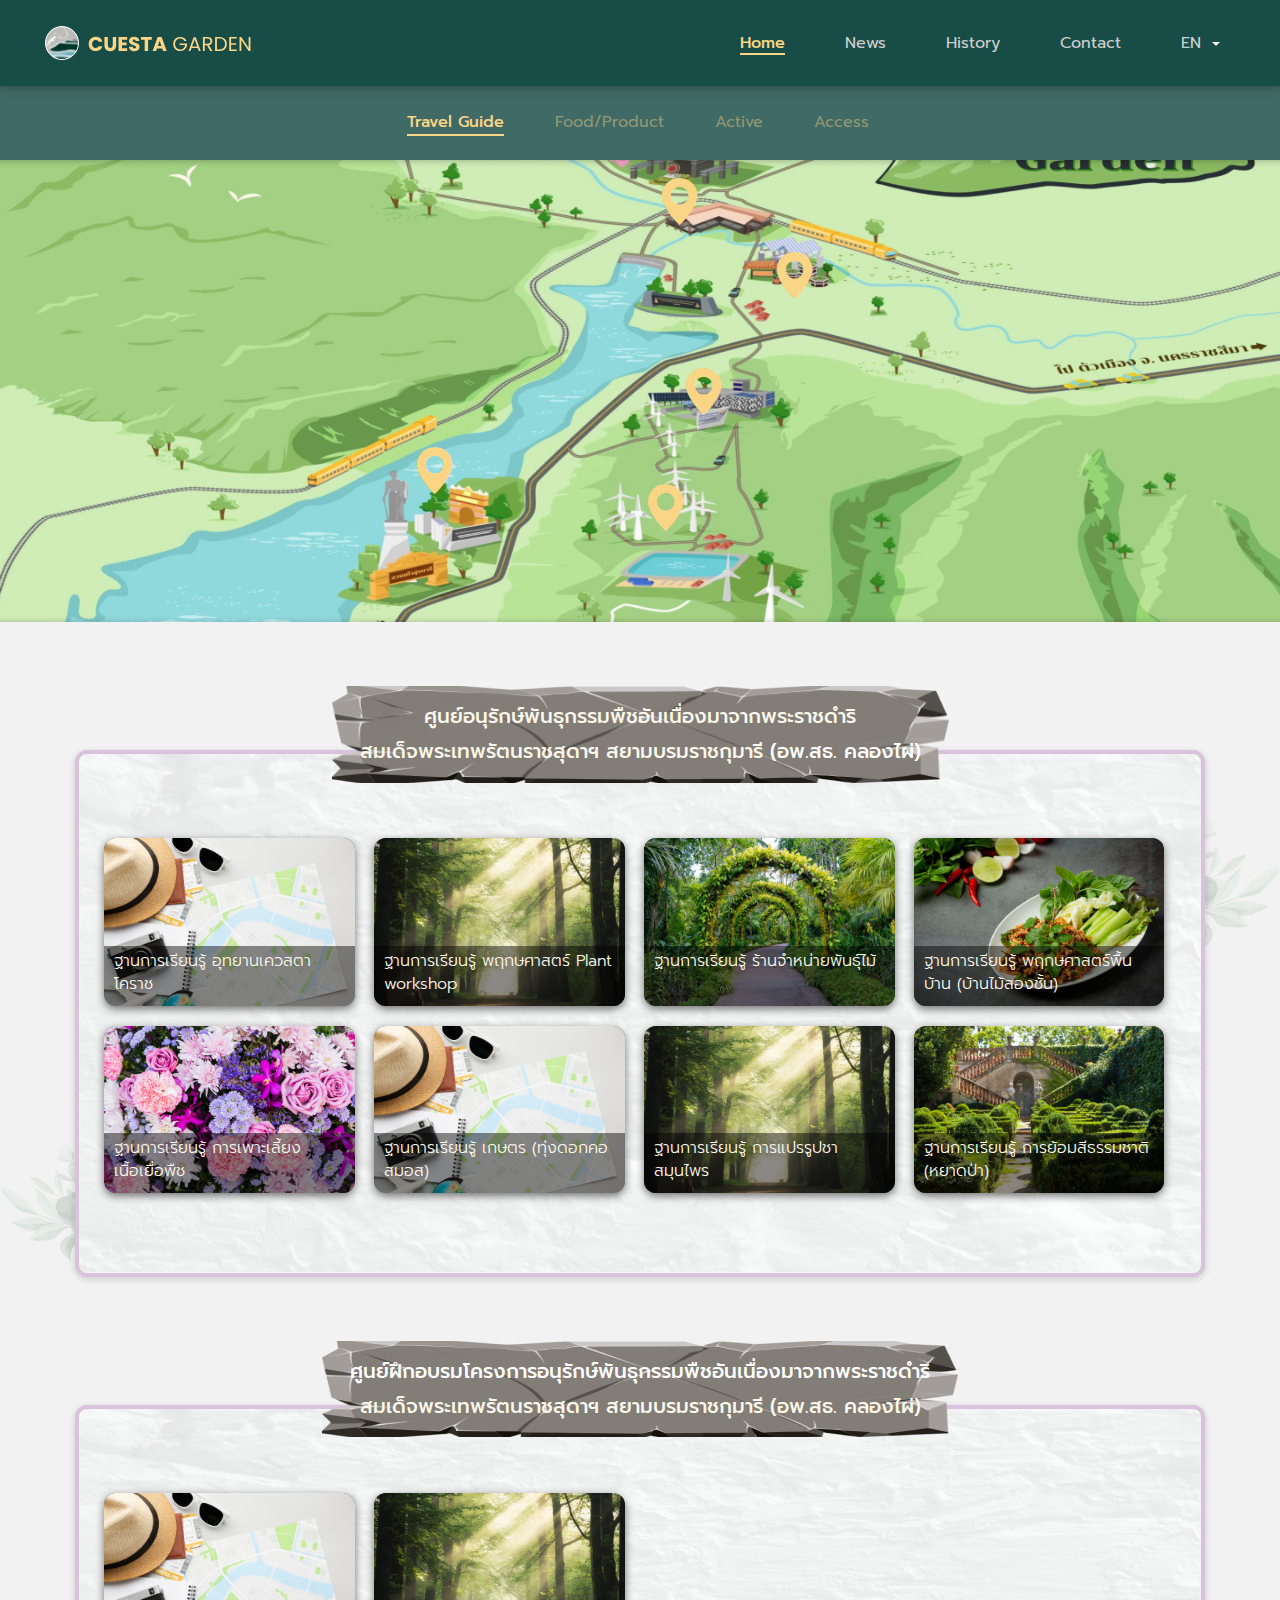
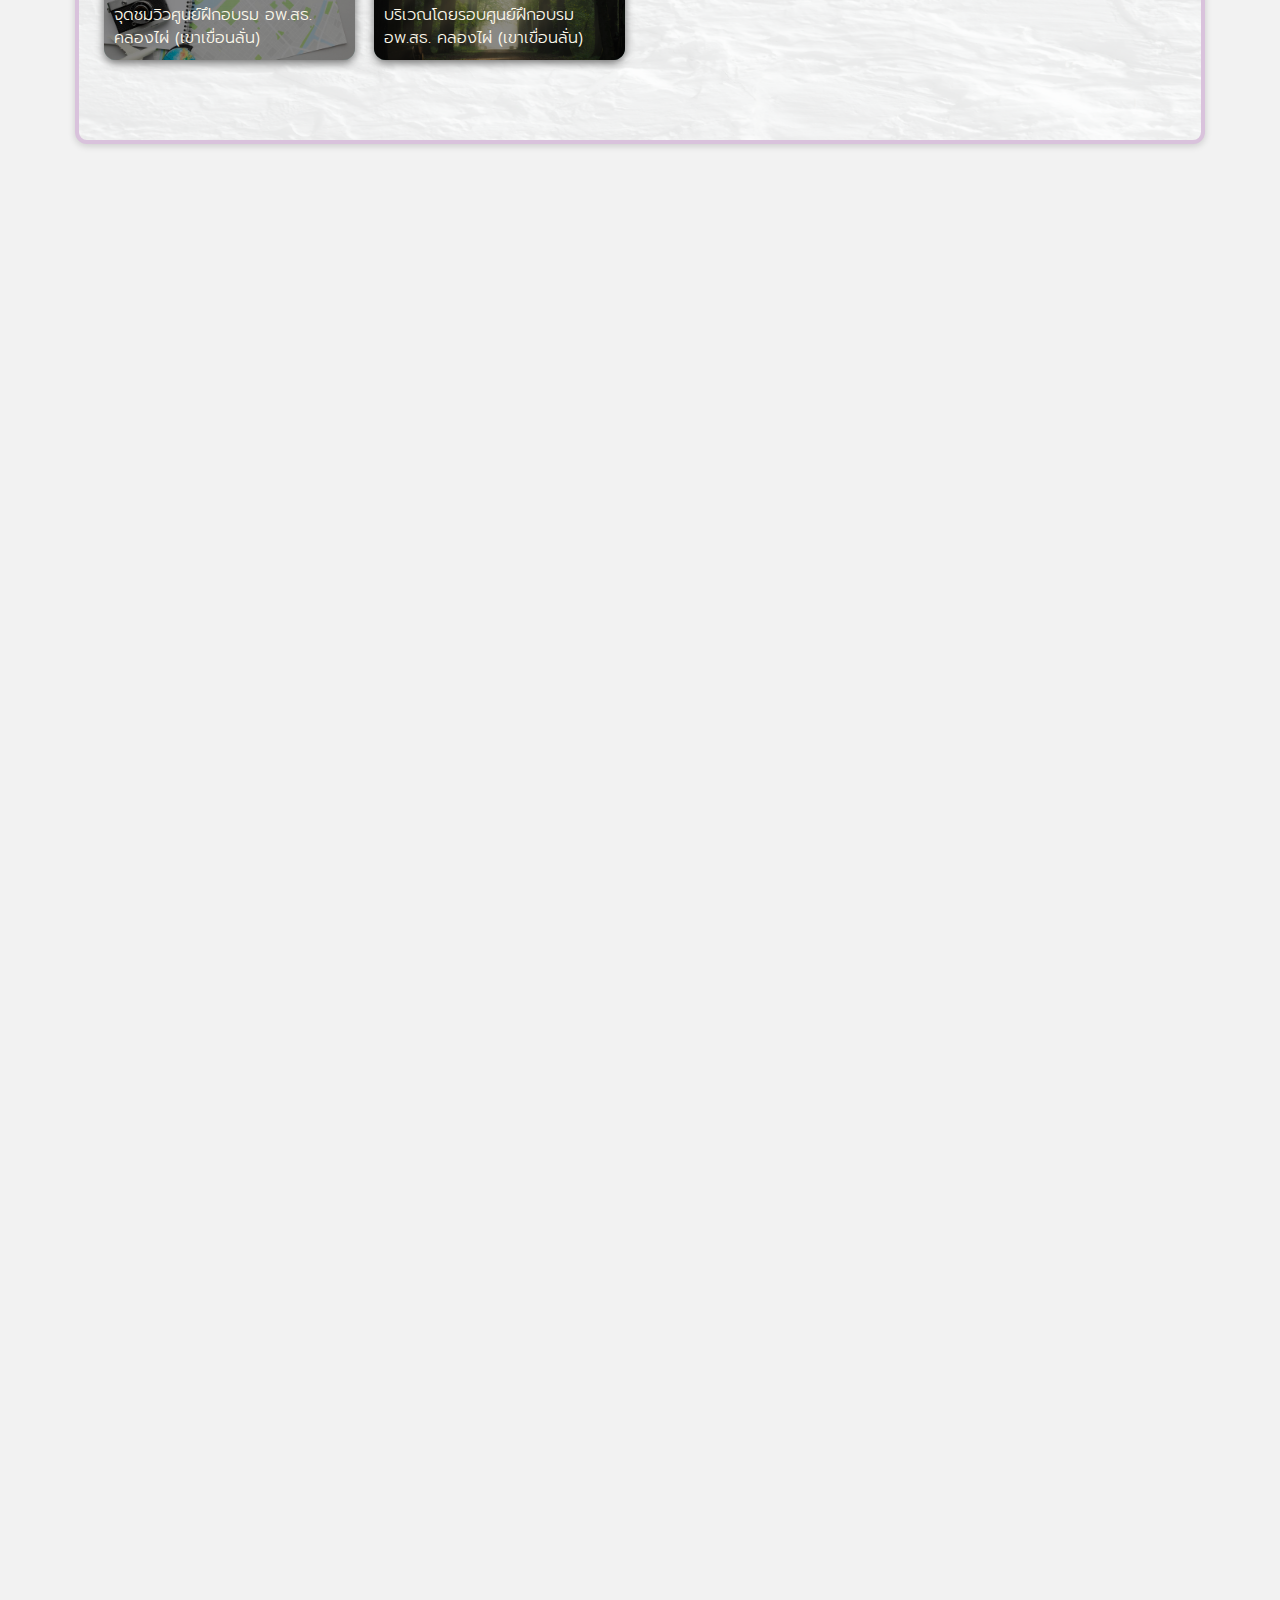
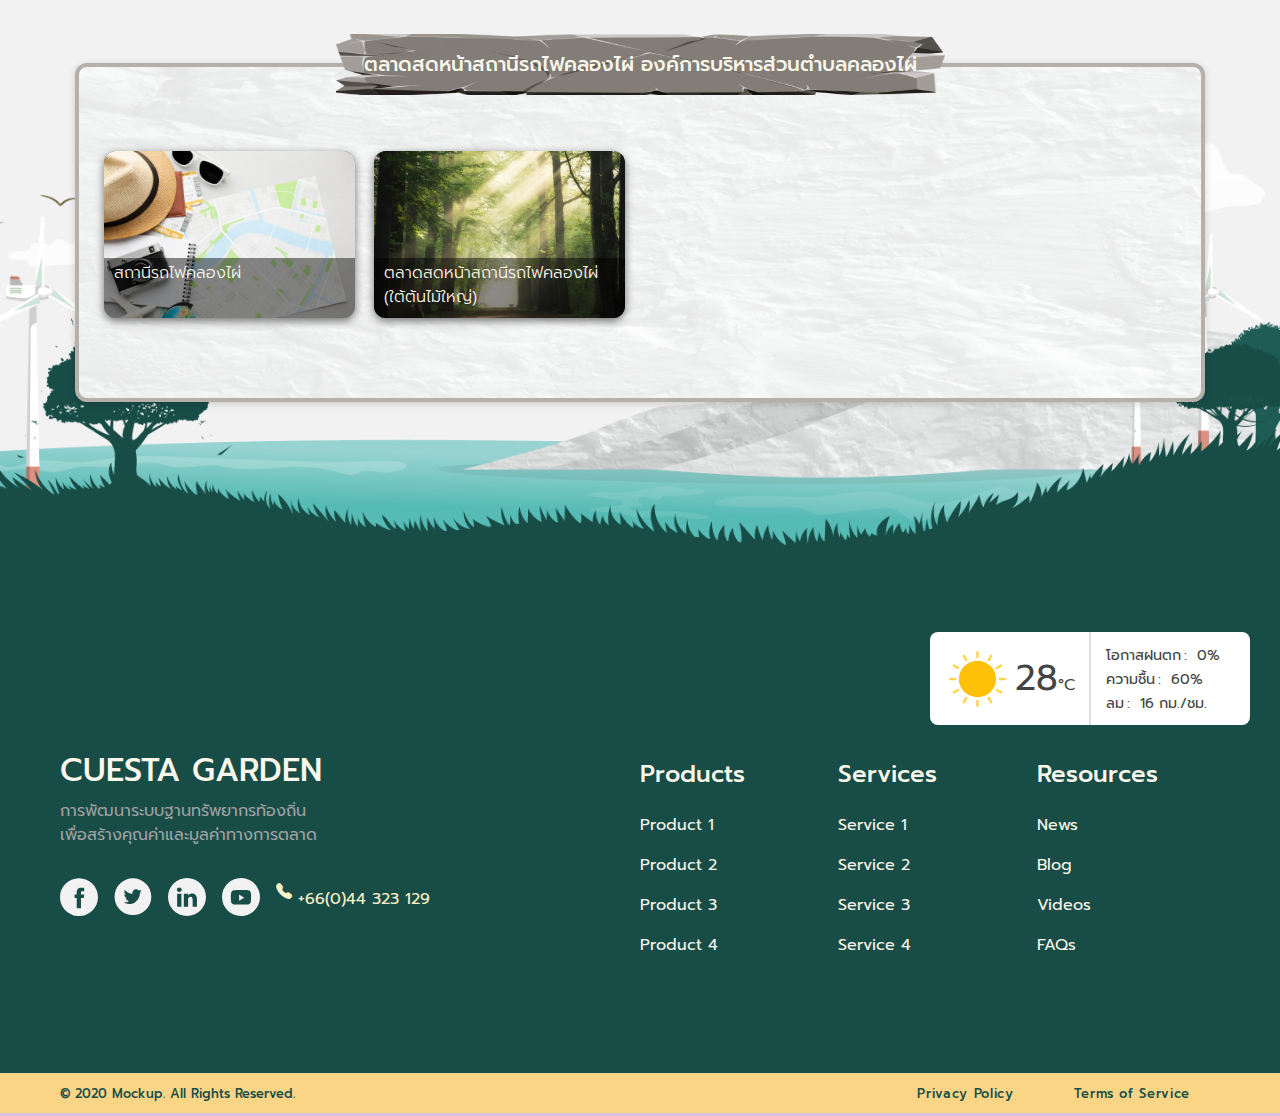
<file: guide.html>
<!DOCTYPE html>
<html>
<head>
	<meta charset="UTF-8">
	<meta name="viewport" content="width=device-width, initial-scale=1">
	<link rel="icon" type="image/png" sizes="" href="images/favicon.ico">
	<link rel="stylesheet" href="css/bootstrap.css">
	<link rel="stylesheet" href="https://cdnjs.cloudflare.com/ajax/libs/animate.css/4.1.1/animate.min.css"/>

	<script src="https://code.jquery.com/jquery-3.5.1.slim.min.js" integrity="sha384-DfXdz2htPH0lsSSs5nCTpuj/zy4C+OGpamoFVy38MVBnE+IbbVYUew+OrCXaRkfj" crossorigin="anonymous"></script>
	<script src="https://cdn.jsdelivr.net/npm/bootstrap@4.5.3/dist/js/bootstrap.bundle.min.js" integrity="sha384-ho+j7jyWK8fNQe+A12Hb8AhRq26LrZ/JpcUGGOn+Y7RsweNrtN/tE3MoK7ZeZDyx" crossorigin="anonymous"></script>

	<link rel="stylesheet" href="css/main.css">
	<title>Cuesta Garden</title>
</head>
<body>

<nav class="modal" role="modal" id="slidebar">
	<ul class="bg-dark p-4">
		<div class="top">
			<a href="#home" class="brand w3-text-uppercase"><img src="images/logo.svg" alt="CUESTA GARDEN"></a>
			<button type="button" class="close" data-dismiss="modal" aria-label="Close">
				<span aria-hidden="true">&times;</span>
			</button>
		</div> 
		<ul class="navbar">
			<li class="nav-item"><a href="index.html" class="nav-link">Home</a></li>
			<li class="nav-item"><a href="news.html" class="nav-link">News</a></li>
			<li class="nav-item"><a href="history.html" class="nav-link">History</a></li>
			<li class="nav-item"><a href="contact.html" class="nav-link">Contact</a></li>
			<li class="nav-item dropdown">
				<a href="#" class="nav-link dropdown-toggle" id="slidebar-lang" data-toggle="dropdown" href="#" role="button" aria-haspopup="true" aria-expanded="false">
					EN
				</a>
				<ul aria-labelledby="slidebar-lang" class="dropdown-menu">
					<li class="dropdown-item" href="#">ไทย</li>
					<li class="dropdown-item" href="#">Zh</li>
				</ul>
			</li>
		</ul>
	</ul>
</nav>
<!-- Header -->
<header id="home" class="menu bg-primary">
	<!-- Navbar (sit on top) -->
	<nav for="home" class="bg-primary nav-lg nav-main">
	  <div class=" display-container py-3">
	  	<div class="row">
		    <a href="index.html" class="brand w3-text-uppercase">
		    	<img src="images/logo.svg" alt="CUESTA GARDEN">
		    </a> 
		    <!-- Float links to the right. Hide them on small screens -->
		    <ul class="navbar">
				<li class="nav-item active"><a href="index.html" class="nav-link">Home</a></li>
				<li class="nav-item"><a href="news.html" class="nav-link">News</a></li>
				<li class="nav-item"><a href="history.html" class="nav-link">History</a></li>
				<li class="nav-item"><a href="contact.html" class="nav-link">Contact</a></li>
				<li class="nav-item dropdown">
					<a href="#" class="nav-link dropdown-toggle" id="main-lang" data-toggle="dropdown" href="#" role="button" aria-haspopup="true" aria-expanded="false">
						EN
					</a>
					<div aria-labelledby="main-lang" class="dropdown-menu">
						<a class="dropdown-item" href="#">ไทย</a>
						<a class="dropdown-item" href="#">Zh</a>
					</div>
				</li>
		    </ul>
		</div>
	  </div>
	</nav>
	<nav for="home" class="bg-white nav-lg nav-sticky">
	  <div class=" display-container py-0 px-2">
	  	<div class="row">
		    <a href="index.html" class="brand w3-text-uppercase">
		    	<img src="images/logo.svg" alt="CUESTA GARDEN">
		    </a> 
		    <!-- Float links to the right. Hide them on small screens -->
		    <ul class="navbar">
				<li class="nav-item active"><a href="index.html" class="nav-link">Home</a></li>
				<li class="nav-item"><a href="news.html" class="nav-link">News</a></li>
				<li class="nav-item"><a href="history.html" class="nav-link">History</a></li>
				<li class="nav-item"><a href="contact.html" class="nav-link">Contact</a></li>
				<li class="nav-item dropdown">
					<a href="#" class="nav-link dropdown-toggle" id="stick-lang" data-toggle="dropdown" href="#" role="button" aria-haspopup="true" aria-expanded="false">
						EN
					</a>
					<ul aria-labelledby="stick-lang" class="dropdown-menu">
						<li class="dropdown-item" href="#">ไทย</li>
						<li class="dropdown-item" href="#">Zh</li>
					</ul>
				</li>
		    </ul>
		</div>
	  </div>
	</nav>
	<nav for="slidebar" class="bg-primary nav-mb nav-main">
	  <div class=" display-container py-3">
	  	<div class="row">
		    <a href="index.html" class="brand w3-text-uppercase">
		    	<img src="images/logo.svg" alt="CUESTA GARDEN">
		    </a> 
		    <!-- Float links to the right. Hide them on small screens -->
		    <button class="nav-bar" type="button" data-toggle="modal" data-target="#slidebar"  href="javascript:()">
				<span></span>
				<span></span>
				<span></span>
			</button>
		</div>
	  </div>
	</nav>
	<nav for="slidebar" class="bg-white nav-mb nav-sticky">
	  <div class=" display-container py-3">
	  	<div class="row">
		    <a href="index.html" class="brand w3-text-uppercase">
		    	<img src="images/logo.svg" alt="CUESTA GARDEN">
		    </a> 
		    <!-- Float links to the right. Hide them on small screens -->
		    <button class="nav-bar" type="button" data-toggle="modal" data-target="#slidebar"  href="javascript:()">
				<span></span>
				<span></span>
				<span></span>
			</button>
		</div>
	  </div>
	</nav>
</header>

<section role="main" class="main">
	<div class="bg-light h-100">
			<div id="travel-guide" class="list-group">
				<a class="list-item active" href="guide.html">Travel Guide</a>
				<a class="list-item" href="product.html">Food/Product</a>
				<a class="list-item" href="active.html">Active</a>
				<a class="list-item" href="access.html">Access</a>
			</div>
			<div class="map_img">
				<img src="images/map.png" usemap="#image-map">
				<map name="image-map">
					<a class="link-map" title="" href="#point-1" coords="1045,535,57" shape="circle"><i class="bi bi-geo-alt-fill"></i></a>
					<a class="link-map" title="" href="#point-2" coords="1512,850,59" shape="circle"><i class="bi bi-geo-alt-fill"></i></a>
					<a class="link-map" title="" href="#point-3" coords="1878,193,50" shape="circle"><i class="bi bi-geo-alt-fill"></i></a>
					<a class="link-map" title="" href="#point-4" coords="277,482,50" shape="circle"><i class="bi bi-geo-alt-fill"></i></a>
					<a class="link-map" title="" href="#point-5" coords="2813,644,54" shape="circle"><i class="bi bi-geo-alt-fill"></i></a>
				</map>
			</div>
		<div class="container pb-60">
			<article data-spy="scroll" data-target="#travel-guide" data-offset="0" class="scrollspy-example">
				<div id="point-1">
					<div class="point-container">
						<div class="title bg-wood">
							<h4>
								ศูนย์อนุรักษ์พันธุกรรมพืชอันเนื่องมาจากพระราชดำริ<br> สมเด็จพระเทพรัตนราชสุดาฯ สยามบรมราชกุมารี <span class="text-white">(อพ.สธ. คลองไผ่)</span>
							</h4>
						</div>
						<ul class="point-list pupure flex-row">
							<li class="">
								<a href="detail.html">
									<figure><img src="images/banner_008.jpg"></figure>
									<figcaption><h3>ฐานการเรียนรู้ อุทยานเควสตาโคราช</h3></figcaption>
								</a>
							</li>
							<li class="">
								<a href="detail.html">
									<figure><img src="images/banner_009.jpg"></figure>
									<figcaption><h3>ฐานการเรียนรู้ พฤกษศาสตร์ Plant workshop</h3></figcaption>
								</a>
							</li>
							<li class="">
								<a href="detail.html">
									<figure><img src="images/banner_003.jpg"></figure>
									<figcaption><h3>ฐานการเรียนรู้ ร้านจำหน่ายพันธุ์ไม้ </h3></figcaption>
								</a>
							</li>
							<li class="">
								<a href="detail.html">
									<figure><img src="images/banner_007.jpg"></figure>
									<figcaption><h3>ฐานการเรียนรู้ พฤกษศาสตร์พื้นบ้าน (บ้านไม้สองชั้น)</h3></figcaption>
								</a>
							</li>
							<li class="">
								<a href="detail.html">
									<figure><img src="images/banner_006.jpg"></figure>
									<figcaption><h3>ฐานการเรียนรู้ การเพาะเลี้ยงเนื้อเยื่อพืช</h3></figcaption>
								</a>
							</li>
							<li class="">
								<a href="detail.html">
									<figure><img src="images/banner_008.jpg"></figure>
									<figcaption><h3>ฐานการเรียนรู้ เกษตร (ทุ่งดอกคอสมอส)</h3></figcaption>
								</a>
							</li>
							<li class="">
								<a href="detail.html">
									<figure><img src="images/banner_009.jpg"></figure>
									<figcaption><h3>ฐานการเรียนรู้ การแปรรูปชาสมุนไพร</h3></figcaption>
								</a>
							</li>
							<li class="">
								<a href="detail.html">
									<figure><img src="images/banner_002.jpg"></figure>
									<figcaption><h3>ฐานการเรียนรู้ การย้อมสีธรรมชาติ (หยาดป่า)</h3></figcaption>
								</a>
							</li>
						</ul>
					</div>
				</div>
				<div id="point-2">
					<div class="point-container">
						<div class="title bg-wood">
							<h4>
								<span class="text-white d-block">ศูนย์ฝึกอบรมโครงการอนุรักษ์พันธุกรรมพืชอันเนื่องมาจากพระราชดำริ</span>
								สมเด็จพระเทพรัตนราชสุดาฯ สยามบรมราชกุมารี (อพ.สธ. คลองไผ่)
							</h4>
						</div>
						<ul class="point-list pupure flex-row">
							<li class="">
								<a href="detail.html">
									<figure><img src="images/banner_008.jpg"></figure>
									<figcaption><h3>จุดชมวิวศูนย์ฝึกอบรม อพ.สธ. คลองไผ่ (เขาเขื่อนลั่น)</h3></figcaption>
								</a>
							</li>
							<li class="">
								<a href="detail.html">
									<figure><img src="images/banner_009.jpg"></figure>
									<figcaption><h3>บริเวณโดยรอบศูนย์ฝึกอบรม อพ.สธ. คลองไผ่ (เขาเขื่อนลั่น)</h3></figcaption>
								</a>
							</li>
						</ul>
					</div>
				</div>
				<div id="point-3">
					<div class="point-container show-on-scroll">
						<div class="title bg-wood">
							<h4>
								เขายายเที่ยง การไฟฟ้าฝ่ายผลิตแห่งประเทศไทย
							</h4>
						</div>
						
						<ul class="point-list yellow flex-row">
							<li class="">
								<a href="detail.html">
									<figure><img src="images/banner_008.jpg"></figure>
									<figcaption><h3>อ่างพักน้ำตอนบนโรงไฟฟ้าลำตะคองชลภาวัฒนา</h3></figcaption>
								</a>
							</li>
							<li class="">
								<a href="detail.html">
									<figure><img src="images/banner_009.jpg"></figure>
									<figcaption><h3>โรงไฟฟ้ากังหันลมลำตะคอง</h3></figcaption>
								</a>
							</li>
							<li class="">
								<a href="detail.html">
									<figure><img src="images/banner_009.jpg"></figure>
									<figcaption><h3>โรงไฟฟ้าลำตะคองชลภาวัฒนา (อุโมงค์โรงไฟฟ้าพลังน้ำลำตะคองแบบสูบกลับ)</h3></figcaption>
								</a>
							</li>
							<li class="">
								<a href="detail.html">
									<figure><img src="images/banner_009.jpg"></figure>
									<figcaption><h3>ศูนย์การเรียนรู้ กฟผ. ลำตะคอง</h3></figcaption>
								</a>
							</li>
							<li class="">
								<a href="detail.html">
									<figure><img src="images/banner_009.jpg"></figure>
									<figcaption><h3>ผายายเที่ยง</h3></figcaption>
								</a>
							</li>
							<li class="">
								<a href="detail.html">
									<figure><img src="images/banner_009.jpg"></figure>
									<figcaption><h3>สวนท้าวสุรนารี</h3></figcaption>
								</a>
							</li>
							<li class="">
								<a href="detail.html">
									<figure><img src="images/banner_009.jpg"></figure>
									<figcaption><h3>สวนป่า</h3></figcaption>
								</a>
							</li>
						</ul>
					</div>
				</div>
				<div id="point-4">
					<div class="point-container show-on-scroll">
						<div class="title bg-wood">
							<h4>
								ทัณฑสถานเกษตรอุตสาหกรรมเขาพริก
							</h4>
						</div>
						<ul class="point-list red flex-row">
							<li class="">
								<a href="detail.html">
									<figure><img src="images/banner_008.jpg"></figure>
									<figcaption><h3>Inspired by princess</h3></figcaption>
								</a>
							</li>
							<li class="">
								<a href="detail.html">
									<figure><img src="images/banner_009.jpg"></figure>
									<figcaption><h3>ฐานการเรียนรู้ แปลงเกษตร</h3></figcaption>
								</a>
							</li>
							<li class="">
								<a href="detail.html">
									<figure><img src="images/banner_009.jpg"></figure>
									<figcaption><h3>ฐานการเรียนรู้ การผลิตปุ๋ยอินทรีย์</h3></figcaption>
								</a>
							</li>
							<li class="">
								<a href="detail.html">
									<figure><img src="images/banner_009.jpg"></figure>
									<figcaption><h3>ฐานการเรียนรู้ การเลี้ยงสัตว์</h3></figcaption>
								</a>
							</li>
							<li class="">
								<a href="detail.html">
									<figure><img src="images/banner_009.jpg"></figure>
									<figcaption><h3>ฐานการเรียนรู้ นอกห้องเรียนธรรมชาติป่าไผ่</h3></figcaption>
								</a>
							</li>
							<li class="">
								<a href="detail.html">
									<figure><img src="images/banner_009.jpg"></figure>
									<figcaption><h3>ฐานการเรียนรู้ กาแฟพันธุ์อาราบิก้า</h3></figcaption>
								</a>
							</li>
							<li class="">
								<a href="detail.html">
									<figure><img src="images/banner_009.jpg"></figure>
									<figcaption><h3>ฐานการเรียนรู้ ทุเรียนพันธุ์หมอนทอง</h3></figcaption>
								</a>
							</li>
							<li class="">
								<a href="detail.html">
									<figure><img src="images/banner_009.jpg"></figure>
									<figcaption><h3>ฐานการเรียนรู้ เครื่องปั้นดินเผา</h3></figcaption>
								</a>
							</li>
							<li class="">
								<a href="detail.html">
									<figure><img src="images/banner_009.jpg"></figure>
									<figcaption><h3>ฐานการเรียนรู้ การผลิตแก๊สธรรมชาติด้วยมูลสุกร</h3></figcaption>
								</a>
							</li>
							<li class="">
								<a href="detail.html">
									<figure><img src="images/banner_009.jpg"></figure>
									<figcaption><h3>ฐานการเรียนรู้ โรงเรียนฝึกควาย วัว</h3></figcaption>
								</a>
							</li>
						</ul>
					</div>
				</div>
				<div id="point-5">
					<div class="point-container">
						<div class="title bg-wood">
							<h4>
								ตลาดสดหน้าสถานีรถไฟคลองไผ่ องค์การบริหารส่วนตำบลคลองไผ่
							</h4>
						</div>
						<ul class="point-list gray flex-row">
							<li class="">
								<a href="detail.html">
									<figure><img src="images/banner_008.jpg"></figure>
									<figcaption><h3>สถานีรถไฟคลองไผ่</h3></figcaption>
								</a>
							</li>
							<li class="">
								<a href="detail.html">
									<figure><img src="images/banner_009.jpg"></figure>
									<figcaption><h3>ตลาดสดหน้าสถานีรถไฟคลองไผ่ (ใต้ต้นไม้ใหญ่)</h3></figcaption>
								</a>
							</li>
						</ul>
					</div>
				</div>
			</article>
		</div>
	</div>
</section>


<!-- Footer -->
<footer>
	<div class="bg-primary contact-section section">
		<div class="display-container">
			<div class="row">
				<div class="col-lg-6">
					<h2>CUESTA GARDEN</h2>
					<span class="d-block mb-4">
						การพัฒนาระบบฐานทรัพยากรท้องถิ่น<br>
						เพื่อสร้างคุณค่าและมูลค่าทางการตลาด
					</span>
					<ul class="socail">
						<li>
							<a href="#">
								<img src="images/icon/facebook(1).svg">
							</a>
						</li>
						<li>
							<a href="#">
								<img src="images/icon/twitter(1).svg">
							</a>
						</li>
						<li>
							<a href="#">
								<img src="images/icon/LinkedIN(1).svg">
							</a>
						</li>
						<li>
							<a href="#">
								<img src="images/icon/youtube(1).svg">
							</a>
						</li>
						<li class="tel">
							<a href="tel:+6644323129">
								<i class="bi bi-telephone-fill"></i>
								+66(0)44 323 129
							</a>
						</li>
					</ul>
				</div>
				<div class="col-lg-6 col-right flex-row justify-content-space-between footer">
					<ul class="flex-3">
						<li><h4>Products</h4></li>
						<li><a href="product.html">Product 1</a></li>
						<li><a href="product.html">Product 2</a></li>
						<li><a href="product.html">Product 3</a></li>
						<li><a href="product.html">Product 4</a></li>
					</ul>
					<ul class="flex-3">
						<li><h4>Services</h4></li>
						<li><a href="service.html">Service 1</a></li>
						<li><a href="service.html">Service 2</a></li>
						<li><a href="service.html">Service 3</a></li>
						<li><a href="service.html">Service 4</a></li>
					</ul>
					<ul class="flex-3">
						<li><h4>Resources</h4></li>
						<li><a href="news.html">News</a></li>
						<li><a href="news.html">Blog</a></li>
						<li><a href="video.html">Videos</a></li>
						<li><a href="faqs.html">FAQs</a></li>
					</ul>
				</div>
			</div>
		</div>
	</div>
	<div class="copyrights-row">
		<div class="display-container py-2">
			<div class="row">
				<div class="col-left col copyrights">
					<small>© 2020 Mockup. All Rights Reserved.</small>
				</div>
				<div class="col-left col">
					<ul class="footer-menu">
						<li class="footer-item"><a href="text.html">Privacy Policy</a></li>
						<li class="footer-item"><a href="text.html">Terms of Service</a></li>
					</ul>
				</div>
			</div>
		</div>
	</div>
	<div class="temperature">
		<div class="col-6 col-left">
			<div class="col-6 icon"><img src="./images/svg/sunny.svg" alt=""></div>
			<div class="col-6 number">28<small>°C</small></div>
		</div>
		<div class="col-6 col-right">
			<ul class="meta-tem">
				<li>
					<label>โอกาสฝนตก</label>
					<span>0%</span>
				</li>
				<li>
					<label>ความชื้น</label>
					<span>60%</span>
				</li>
				<li>
					<label>ลม</label>
					<span>16 กม./ชม.</span>
				</li>
			</ul>
		</div>
	</div>
</footer>
	
<button onclick="topFunction()" id="btt" title="Go to top"><i class="bi bi-arrow-up-short"></i></button>
<script src="js/script.js"></script>
</body>
</html>
</file>
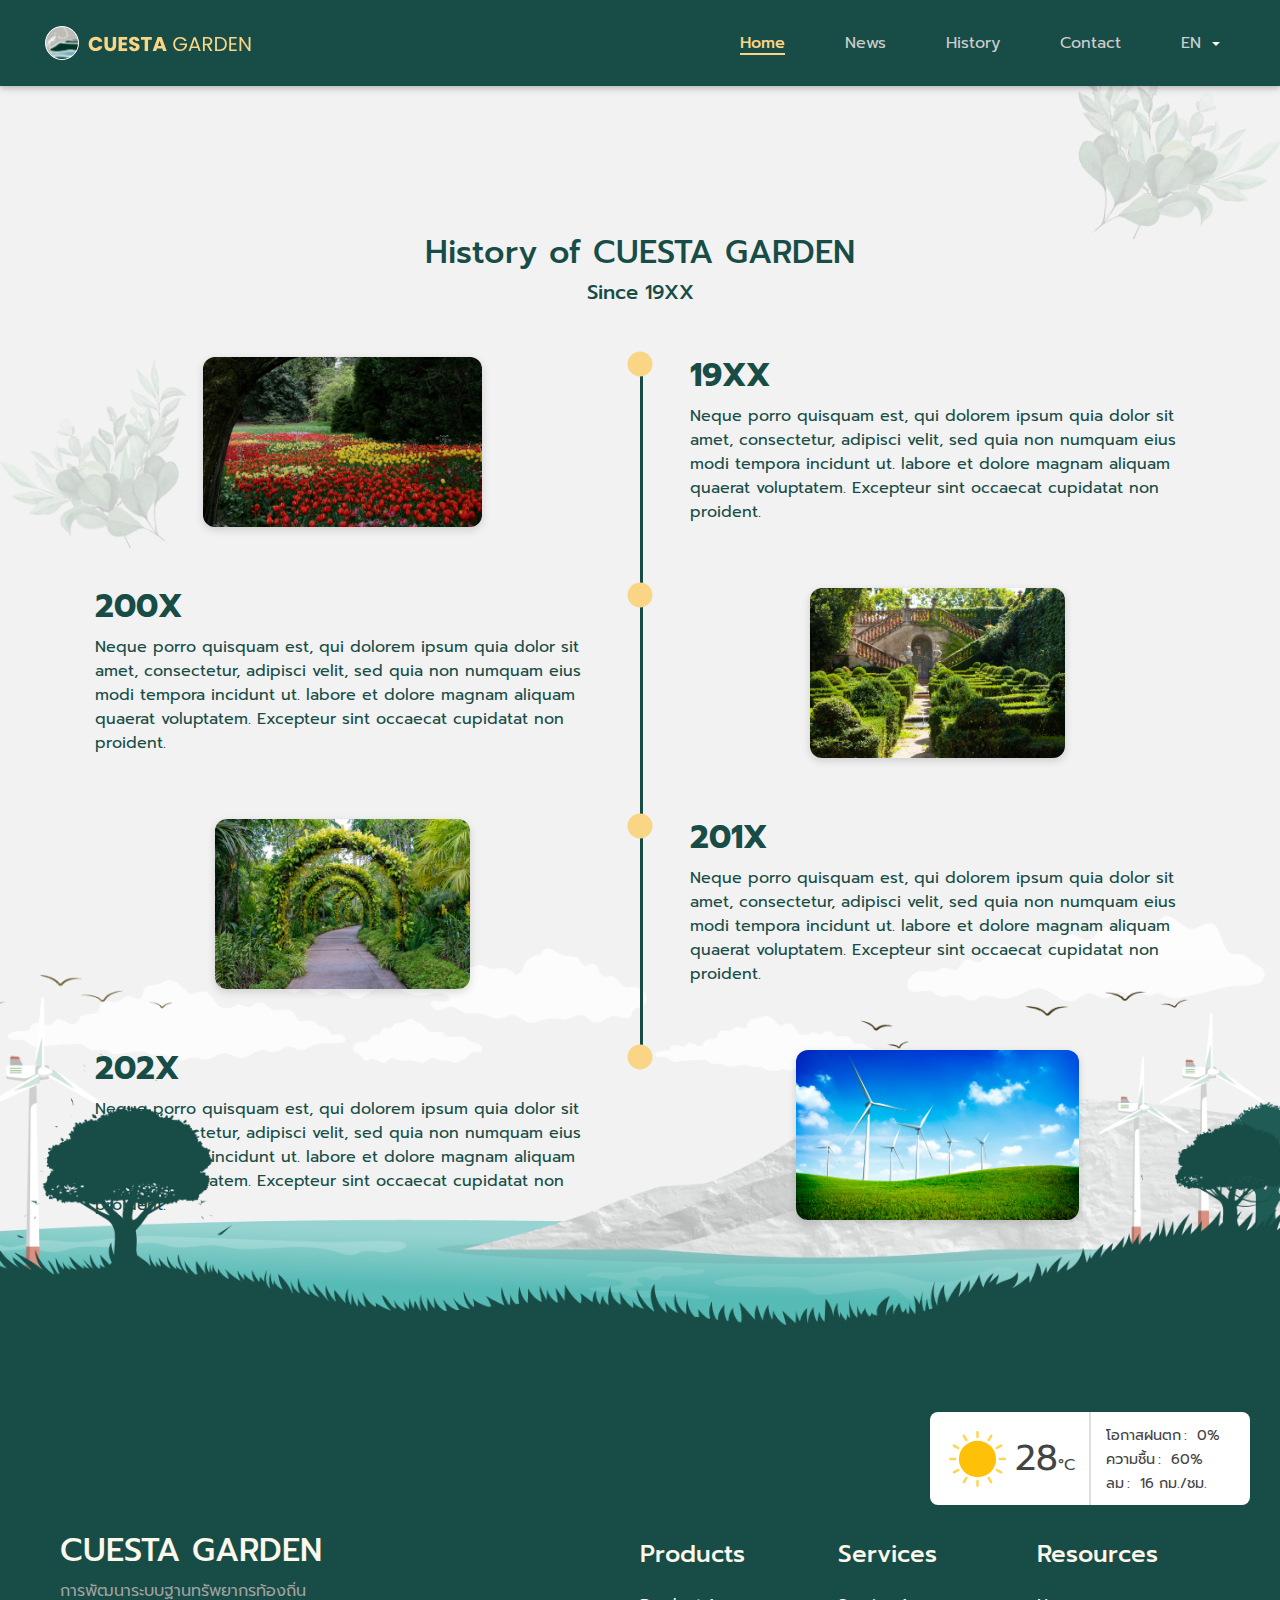
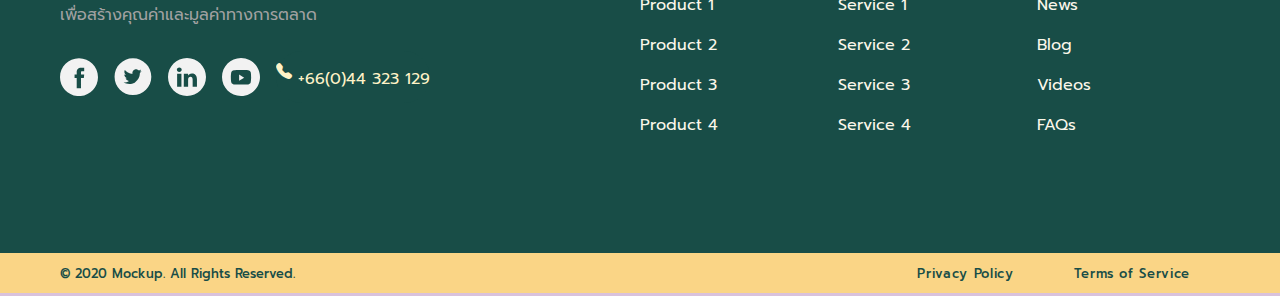
<file: history.html>
<!DOCTYPE html>
<html>
<head>
	<meta charset="UTF-8">
	<meta name="viewport" content="width=device-width, initial-scale=1">
	<link rel="icon" type="image/png" sizes="" href="images/favicon.ico">
	<link rel="stylesheet" href="css/bootstrap.css">
	<link rel="stylesheet" href="https://cdnjs.cloudflare.com/ajax/libs/animate.css/4.1.1/animate.min.css"/>

	<script src="https://code.jquery.com/jquery-3.5.1.slim.min.js" integrity="sha384-DfXdz2htPH0lsSSs5nCTpuj/zy4C+OGpamoFVy38MVBnE+IbbVYUew+OrCXaRkfj" crossorigin="anonymous"></script>
	<script src="https://cdn.jsdelivr.net/npm/bootstrap@4.5.3/dist/js/bootstrap.bundle.min.js" integrity="sha384-ho+j7jyWK8fNQe+A12Hb8AhRq26LrZ/JpcUGGOn+Y7RsweNrtN/tE3MoK7ZeZDyx" crossorigin="anonymous"></script>

	<link rel="stylesheet" href="css/main.css">
	<title>Cuesta Garden</title>
</head>
<body>

<nav class="modal" role="modal" id="slidebar">
	<ul class="bg-dark p-4">
		<div class="top">
			<a href="#home" class="brand w3-text-uppercase"><img src="images/logo.svg" alt="CUESTA GARDEN"></a>
			<button type="button" class="close" data-dismiss="modal" aria-label="Close">
				<span aria-hidden="true">&times;</span>
			</button>
		</div> 
		<ul class="navbar">
			<li class="nav-item"><a href="index.html" class="nav-link">Home</a></li>
			<li class="nav-item"><a href="news.html" class="nav-link">News</a></li>
			<li class="nav-item"><a href="history.html" class="nav-link">History</a></li>
			<li class="nav-item"><a href="contact.html" class="nav-link">Contact</a></li>
			<li class="nav-item dropdown">
				<a href="#" class="nav-link dropdown-toggle" id="slidebar-lang" data-toggle="dropdown" href="#" role="button" aria-haspopup="true" aria-expanded="false">
					EN
				</a>
				<ul aria-labelledby="slidebar-lang" class="dropdown-menu">
					<li class="dropdown-item" href="#">ไทย</li>
					<li class="dropdown-item" href="#">Zh</li>
				</ul>
			</li>
		</ul>
	</ul>
</nav>
<!-- Header -->
<header id="home" class="menu bg-primary">
	<!-- Navbar (sit on top) -->
	<nav for="home" class="bg-primary nav-lg nav-main">
	  <div class=" display-container py-3">
	  	<div class="row">
		    <a href="index.html" class="brand w3-text-uppercase">
		    	<img src="images/logo.svg" alt="CUESTA GARDEN">
		    </a> 
		    <!-- Float links to the right. Hide them on small screens -->
		    <ul class="navbar">
				<li class="nav-item active"><a href="index.html" class="nav-link">Home</a></li>
				<li class="nav-item"><a href="news.html" class="nav-link">News</a></li>
				<li class="nav-item"><a href="history.html" class="nav-link">History</a></li>
				<li class="nav-item"><a href="contact.html" class="nav-link">Contact</a></li>
				<li class="nav-item dropdown">
					<a href="#" class="nav-link dropdown-toggle" id="main-lang" data-toggle="dropdown" href="#" role="button" aria-haspopup="true" aria-expanded="false">
						EN
					</a>
					<div aria-labelledby="main-lang" class="dropdown-menu">
						<a class="dropdown-item" href="#">ไทย</a>
						<a class="dropdown-item" href="#">Zh</a>
					</div>
				</li>
		    </ul>
		</div>
	  </div>
	</nav>
	<nav for="home" class="bg-white nav-lg nav-sticky">
	  <div class=" display-container py-0 px-2">
	  	<div class="row">
		    <a href="index.html" class="brand w3-text-uppercase">
		    	<img src="images/logo.svg" alt="CUESTA GARDEN">
		    </a> 
		    <!-- Float links to the right. Hide them on small screens -->
		    <ul class="navbar">
				<li class="nav-item active"><a href="index.html" class="nav-link">Home</a></li>
				<li class="nav-item"><a href="news.html" class="nav-link">News</a></li>
				<li class="nav-item"><a href="history.html" class="nav-link">History</a></li>
				<li class="nav-item"><a href="contact.html" class="nav-link">Contact</a></li>
				<li class="nav-item dropdown">
					<a href="#" class="nav-link dropdown-toggle" id="stick-lang" data-toggle="dropdown" href="#" role="button" aria-haspopup="true" aria-expanded="false">
						EN
					</a>
					<ul aria-labelledby="stick-lang" class="dropdown-menu">
						<li class="dropdown-item" href="#">ไทย</li>
						<li class="dropdown-item" href="#">Zh</li>
					</ul>
				</li>
		    </ul>
		</div>
	  </div>
	</nav>
	<nav for="slidebar" class="bg-primary nav-mb nav-main">
	  <div class=" display-container py-3">
	  	<div class="row">
		    <a href="index.html" class="brand w3-text-uppercase">
		    	<img src="images/logo.svg" alt="CUESTA GARDEN">
		    </a> 
		    <!-- Float links to the right. Hide them on small screens -->
		    <button class="nav-bar" type="button" data-toggle="modal" data-target="#slidebar"  href="javascript:()">
				<span></span>
				<span></span>
				<span></span>
			</button>
		</div>
	  </div>
	</nav>
	<nav for="slidebar" class="bg-white nav-mb nav-sticky">
	  <div class=" display-container py-3">
	  	<div class="row">
		    <a href="index.html" class="brand w3-text-uppercase">
		    	<img src="images/logo.svg" alt="CUESTA GARDEN">
		    </a> 
		    <!-- Float links to the right. Hide them on small screens -->
		    <button class="nav-bar" type="button" data-toggle="modal" data-target="#slidebar"  href="javascript:()">
				<span></span>
				<span></span>
				<span></span>
			</button>
		</div>
	  </div>
	</nav>
</header>

<section role="main" class="main">
	<div class="bg-light h-100 history -section section">
		<div class="container">
			<div class="row">
                <div class="title text-center w-100 pt-5">
                    <h2 class="text-primary">History of CUESTA GARDEN</h2>
                    <h5 class="text-primary">Since 19XX </h5>
                </div>
                <ul class="timeline">
                    <li>
						<figure class="time"><img src="images/banner_001.jpg"></figure>
						<figcaption class="detail">
							<h2>19XX</h2>
							<div>Neque porro quisquam est, qui dolorem ipsum quia dolor sit amet, consectetur, adipisci velit, sed quia non numquam eius modi tempora incidunt ut. labore et dolore magnam aliquam quaerat voluptatem. Excepteur sint occaecat cupidatat non proident.</div>
						</figcaption>
                    </li>
                    <li>
                        <figure class="time"><img src="images/banner_002.jpg"></figure>
						<figcaption class="detail">
							<h2>200X</h2>
							<div>Neque porro quisquam est, qui dolorem ipsum quia dolor sit amet, consectetur, adipisci velit, sed quia non numquam eius modi tempora incidunt ut. labore et dolore magnam aliquam quaerat voluptatem. Excepteur sint occaecat cupidatat non proident.</div>
						</figcaption>
					</li>
                    <li>
                        <figure class="time"><img src="images/banner_003.jpg"></figure>
						<figcaption class="detail">
							<h2>201X</h2>
							<div>Neque porro quisquam est, qui dolorem ipsum quia dolor sit amet, consectetur, adipisci velit, sed quia non numquam eius modi tempora incidunt ut. labore et dolore magnam aliquam quaerat voluptatem. Excepteur sint occaecat cupidatat non proident.</div>
						</figcaption>
					</li>
                    <li>
                        <figure class="time"><img src="images/banner_004.jpg"></figure>
						<figcaption class="detail">
							<h2>202X</h2>
							<div>Neque porro quisquam est, qui dolorem ipsum quia dolor sit amet, consectetur, adipisci velit, sed quia non numquam eius modi tempora incidunt ut. labore et dolore magnam aliquam quaerat voluptatem. Excepteur sint occaecat cupidatat non proident.</div>
						</figcaption>
					</li>
                </ul>
            </div>
		</div>
	</div>
</section>


<!-- Footer -->
<footer>
	<div class="bg-primary contact-section section">
		<div class="display-container">
			<div class="row">
				<div class="col-lg-6">
					<h2>CUESTA GARDEN</h2>
					<span class="d-block mb-4">
						การพัฒนาระบบฐานทรัพยากรท้องถิ่น<br>
						เพื่อสร้างคุณค่าและมูลค่าทางการตลาด
					</span>
					<ul class="socail">
						<li>
							<a href="#">
								<img src="images/icon/facebook(1).svg">
							</a>
						</li>
						<li>
							<a href="#">
								<img src="images/icon/twitter(1).svg">
							</a>
						</li>
						<li>
							<a href="#">
								<img src="images/icon/LinkedIN(1).svg">
							</a>
						</li>
						<li>
							<a href="#">
								<img src="images/icon/youtube(1).svg">
							</a>
						</li>
						<li class="tel">
							<a href="tel:+6644323129">
								<i class="bi bi-telephone-fill"></i>
								+66(0)44 323 129
							</a>
						</li>
					</ul>
				</div>
				<div class="col-lg-6 col-right flex-row justify-content-space-between footer">
					<ul class="flex-3">
						<li><h4>Products</h4></li>
						<li><a href="product.html">Product 1</a></li>
						<li><a href="product.html">Product 2</a></li>
						<li><a href="product.html">Product 3</a></li>
						<li><a href="product.html">Product 4</a></li>
					</ul>
					<ul class="flex-3">
						<li><h4>Services</h4></li>
						<li><a href="service.html">Service 1</a></li>
						<li><a href="service.html">Service 2</a></li>
						<li><a href="service.html">Service 3</a></li>
						<li><a href="service.html">Service 4</a></li>
					</ul>
					<ul class="flex-3">
						<li><h4>Resources</h4></li>
						<li><a href="news.html">News</a></li>
						<li><a href="news.html">Blog</a></li>
						<li><a href="video.html">Videos</a></li>
						<li><a href="faqs.html">FAQs</a></li>
					</ul>
				</div>
			</div>
		</div>
	</div>
	<div class="copyrights-row">
		<div class="display-container py-2">
			<div class="row">
				<div class="col-left col copyrights">
					<small>© 2020 Mockup. All Rights Reserved.</small>
				</div>
				<div class="col-left col">
					<ul class="footer-menu">
						<li class="footer-item"><a href="text.html">Privacy Policy</a></li>
						<li class="footer-item"><a href="text.html">Terms of Service</a></li>
					</ul>
				</div>
			</div>
		</div>
	</div>
	<div class="temperature">
		<div class="col-6 col-left">
			<div class="col-6 icon"><img src="./images/svg/sunny.svg" alt=""></div>
			<div class="col-6 number">28<small>°C</small></div>
		</div>
		<div class="col-6 col-right">
			<ul class="meta-tem">
				<li>
					<label>โอกาสฝนตก</label>
					<span>0%</span>
				</li>
				<li>
					<label>ความชื้น</label>
					<span>60%</span>
				</li>
				<li>
					<label>ลม</label>
					<span>16 กม./ชม.</span>
				</li>
			</ul>
		</div>
	</div>
</footer>
	
<button onclick="topFunction()" id="btt" title="Go to top"><i class="bi bi-arrow-up-short"></i></button>
<script src="js/script.js"></script>
</body>
</html>
</file>
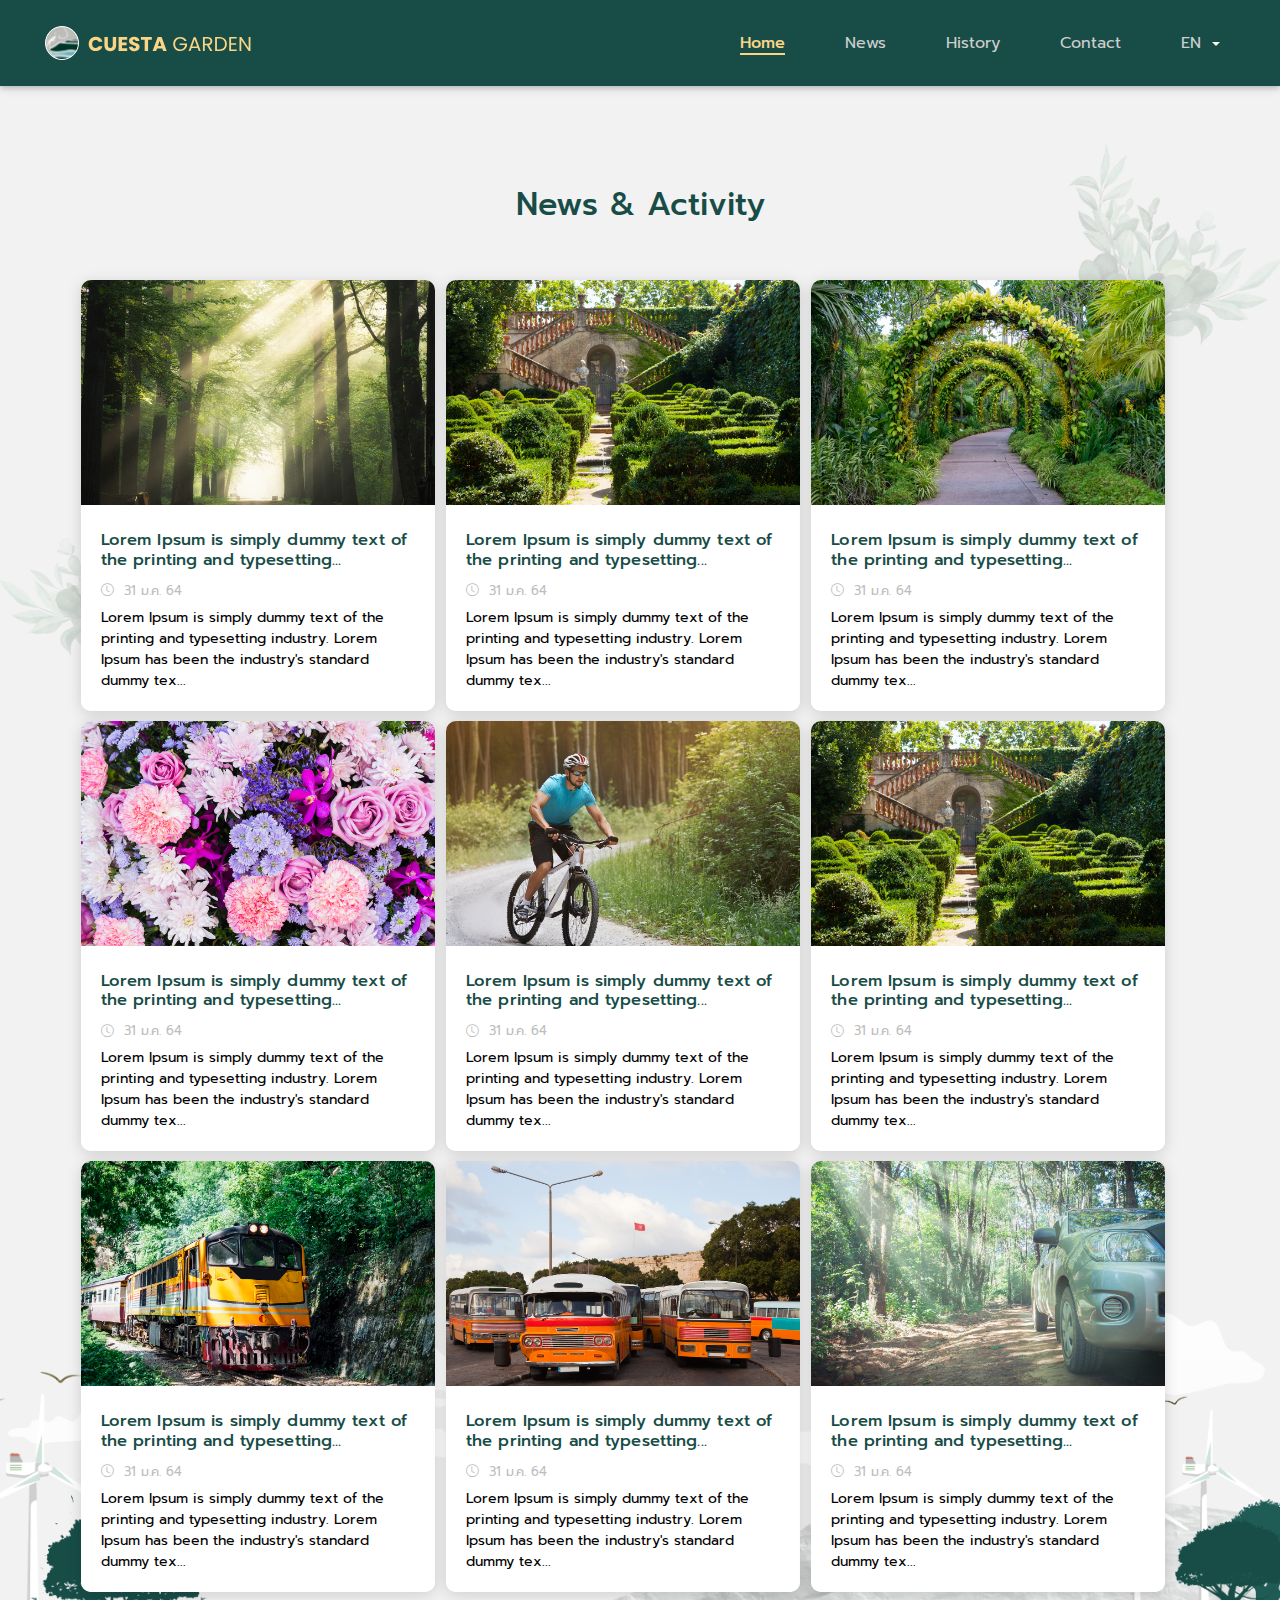
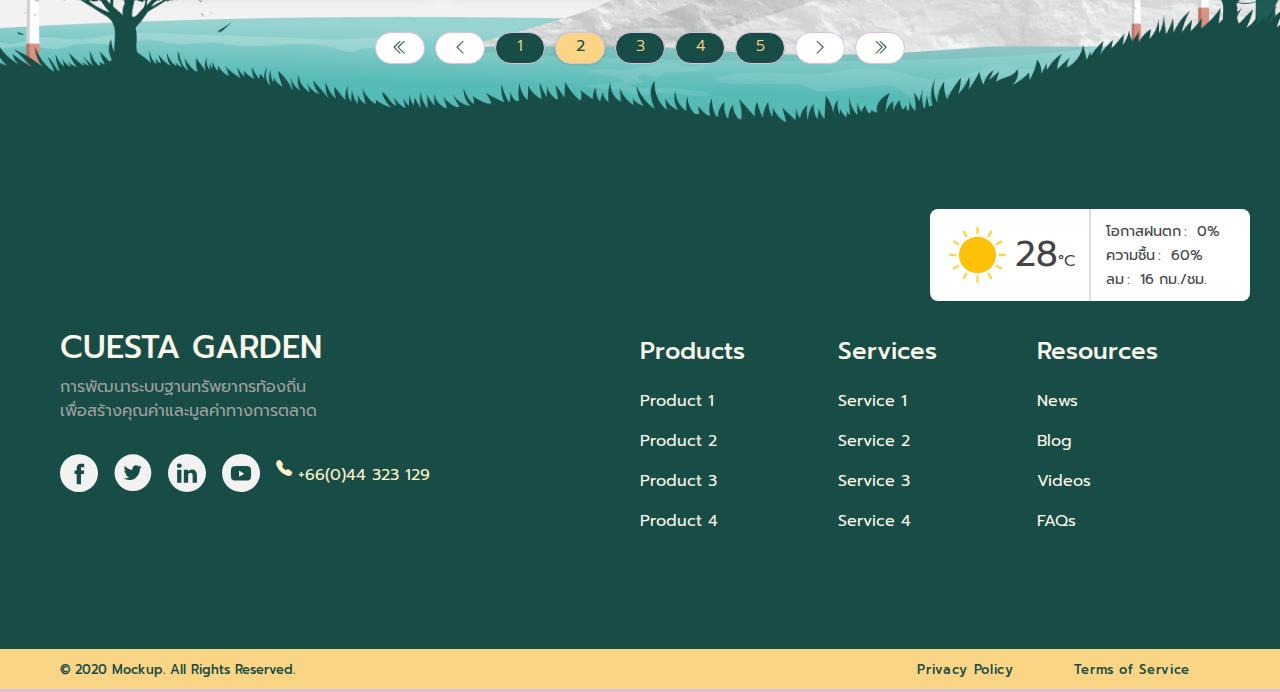
<file: news.html>
<!DOCTYPE html>
<html>
<head>
	<meta charset="UTF-8">
	<meta name="viewport" content="width=device-width, initial-scale=1">
	<link rel="icon" type="image/png" sizes="" href="images/favicon.ico">
	<link rel="stylesheet" href="css/bootstrap.css">
	<link rel="stylesheet" href="https://cdnjs.cloudflare.com/ajax/libs/animate.css/4.1.1/animate.min.css"/>

	<script src="https://code.jquery.com/jquery-3.5.1.slim.min.js" integrity="sha384-DfXdz2htPH0lsSSs5nCTpuj/zy4C+OGpamoFVy38MVBnE+IbbVYUew+OrCXaRkfj" crossorigin="anonymous"></script>
	<script src="https://cdn.jsdelivr.net/npm/bootstrap@4.5.3/dist/js/bootstrap.bundle.min.js" integrity="sha384-ho+j7jyWK8fNQe+A12Hb8AhRq26LrZ/JpcUGGOn+Y7RsweNrtN/tE3MoK7ZeZDyx" crossorigin="anonymous"></script>

	<link rel="stylesheet" href="css/main.css">
	<title>Cuesta Garden</title>
</head>
<body>

<nav class="modal" role="modal" id="slidebar">
	<ul class="bg-dark p-4">
		<div class="top">
			<a href="#home" class="brand w3-text-uppercase"><img src="images/logo.svg" alt="CUESTA GARDEN"></a>
			<button type="button" class="close" data-dismiss="modal" aria-label="Close">
				<span aria-hidden="true">&times;</span>
			</button>
		</div> 
		<ul class="navbar">
			<li class="nav-item"><a href="index.html" class="nav-link">Home</a></li>
			<li class="nav-item"><a href="news.html" class="nav-link">News</a></li>
			<li class="nav-item"><a href="history.html" class="nav-link">History</a></li>
			<li class="nav-item"><a href="contact.html" class="nav-link">Contact</a></li>
			<li class="nav-item dropdown">
				<a href="#" class="nav-link dropdown-toggle" id="slidebar-lang" data-toggle="dropdown" href="#" role="button" aria-haspopup="true" aria-expanded="false">
					EN
				</a>
				<ul aria-labelledby="slidebar-lang" class="dropdown-menu">
					<li class="dropdown-item" href="#">ไทย</li>
					<li class="dropdown-item" href="#">Zh</li>
				</ul>
			</li>
		</ul>
	</ul>
</nav>
<!-- Header -->
<header id="home" class="menu bg-primary">
	<!-- Navbar (sit on top) -->
	<nav for="home" class="bg-primary nav-lg nav-main">
	  <div class=" display-container py-3">
	  	<div class="row">
		    <a href="index.html" class="brand w3-text-uppercase">
		    	<img src="images/logo.svg" alt="CUESTA GARDEN">
		    </a> 
		    <!-- Float links to the right. Hide them on small screens -->
		    <ul class="navbar">
				<li class="nav-item active"><a href="index.html" class="nav-link">Home</a></li>
				<li class="nav-item"><a href="news.html" class="nav-link">News</a></li>
				<li class="nav-item"><a href="history.html" class="nav-link">History</a></li>
				<li class="nav-item"><a href="contact.html" class="nav-link">Contact</a></li>
				<li class="nav-item dropdown">
					<a href="#" class="nav-link dropdown-toggle" id="main-lang" data-toggle="dropdown" href="#" role="button" aria-haspopup="true" aria-expanded="false">
						EN
					</a>
					<div aria-labelledby="main-lang" class="dropdown-menu">
						<a class="dropdown-item" href="#">ไทย</a>
						<a class="dropdown-item" href="#">Zh</a>
					</div>
				</li>
		    </ul>
		</div>
	  </div>
	</nav>
	<nav for="home" class="bg-white nav-lg nav-sticky">
	  <div class=" display-container py-0 px-2">
	  	<div class="row">
		    <a href="index.html" class="brand w3-text-uppercase">
		    	<img src="images/logo.svg" alt="CUESTA GARDEN">
		    </a> 
		    <!-- Float links to the right. Hide them on small screens -->
		    <ul class="navbar">
				<li class="nav-item active"><a href="index.html" class="nav-link">Home</a></li>
				<li class="nav-item"><a href="news.html" class="nav-link">News</a></li>
				<li class="nav-item"><a href="history.html" class="nav-link">History</a></li>
				<li class="nav-item"><a href="contact.html" class="nav-link">Contact</a></li>
				<li class="nav-item dropdown">
					<a href="#" class="nav-link dropdown-toggle" id="stick-lang" data-toggle="dropdown" href="#" role="button" aria-haspopup="true" aria-expanded="false">
						EN
					</a>
					<ul aria-labelledby="stick-lang" class="dropdown-menu">
						<li class="dropdown-item" href="#">ไทย</li>
						<li class="dropdown-item" href="#">Zh</li>
					</ul>
				</li>
		    </ul>
		</div>
	  </div>
	</nav>
	<nav for="slidebar" class="bg-primary nav-mb nav-main">
	  <div class=" display-container py-3">
	  	<div class="row">
		    <a href="index.html" class="brand w3-text-uppercase">
		    	<img src="images/logo.svg" alt="CUESTA GARDEN">
		    </a> 
		    <!-- Float links to the right. Hide them on small screens -->
		    <button class="nav-bar" type="button" data-toggle="modal" data-target="#slidebar"  href="javascript:()">
				<span></span>
				<span></span>
				<span></span>
			</button>
		</div>
	  </div>
	</nav>
	<nav for="slidebar" class="bg-white nav-mb nav-sticky">
	  <div class=" display-container py-3">
	  	<div class="row">
		    <a href="index.html" class="brand w3-text-uppercase">
		    	<img src="images/logo.svg" alt="CUESTA GARDEN">
		    </a> 
		    <!-- Float links to the right. Hide them on small screens -->
		    <button class="nav-bar" type="button" data-toggle="modal" data-target="#slidebar"  href="javascript:()">
				<span></span>
				<span></span>
				<span></span>
			</button>
		</div>
	  </div>
	</nav>
</header>


<section role="main" class="main">
	<div class="bg-light h-100 section">
		<div class="container">
            <h2 class="text-primary text-center">News & Activity</h2>
			<div id="news" class="container pt-5 pb-0">
                <div data-spy="scroll" data-target="#access" data-offset="0" class="scrollspy-example">
                    <div class="post-container post-page h-100">
                          <ul class="post-list flex-row">
                              <li class="">
                                  <a href="detail_full.html">
                                    <figure><img src="images/banner_009.jpg"></figure>
                                    <figcaption>
                                        <h3>Lorem Ipsum is simply dummy text of the printing and typesetting...</h3>
                                        <small><i class="bi bi-clock"></i>&nbsp 31 ม.ค. 64</small>
                                        <p>Lorem Ipsum is simply dummy text of the printing and typesetting industry. Lorem Ipsum has been the industry's standard dummy tex...</p>
                                    </figcaption>
                                </a>
                              </li>
                              <li class="">
                                  <a href="detail_full.html">
                                    <figure><img src="images/banner_002.jpg"></figure>
                                    <figcaption>
                                        <h3>Lorem Ipsum is simply dummy text of the printing and typesetting...</h3>
                                        <small><i class="bi bi-clock"></i>&nbsp 31 ม.ค. 64</small>
                                        <p>Lorem Ipsum is simply dummy text of the printing and typesetting industry. Lorem Ipsum has been the industry's standard dummy tex...</p>
                                    </figcaption>
                                </a>
                              </li>
                              <li class="">
                                  <a href="detail_full.html">
                                    <figure><img src="images/banner_003.jpg"></figure>
                                    <figcaption>
                                        <h3>Lorem Ipsum is simply dummy text of the printing and typesetting...</h3>
                                        <small><i class="bi bi-clock"></i>&nbsp 31 ม.ค. 64</small>
                                        <p>Lorem Ipsum is simply dummy text of the printing and typesetting industry. Lorem Ipsum has been the industry's standard dummy tex...</p>
                                    </figcaption>
                                </a>
                              </li>
                              <li class="">
                                  <a href="detail_full.html">
                                    <figure><img src="images/banner_006.jpg"></figure>
                                    <figcaption>
                                        <h3>Lorem Ipsum is simply dummy text of the printing and typesetting...</h3>
                                        <small><i class="bi bi-clock"></i>&nbsp 31 ม.ค. 64</small>
                                        <p>Lorem Ipsum is simply dummy text of the printing and typesetting industry. Lorem Ipsum has been the industry's standard dummy tex...</p>
                                    </figcaption>
                                </a>
                              </li>
                              <li class="">
                                  <a href="detail_full.html">
                                    <figure><img src="images/banner_005.jpg"></figure>
                                    <figcaption>
                                        <h3>Lorem Ipsum is simply dummy text of the printing and typesetting...</h3>
                                        <small><i class="bi bi-clock"></i>&nbsp 31 ม.ค. 64</small>
                                        <p>Lorem Ipsum is simply dummy text of the printing and typesetting industry. Lorem Ipsum has been the industry's standard dummy tex...</p>
                                    </figcaption>
                                </a>
                              </li>
                              <li class="">
                                  <a href="detail_full.html">
                                    <figure><img src="images/banner_002.jpg"></figure>
                                    <figcaption>
                                        <h3>Lorem Ipsum is simply dummy text of the printing and typesetting...</h3>
                                        <small><i class="bi bi-clock"></i>&nbsp 31 ม.ค. 64</small>
                                        <p>Lorem Ipsum is simply dummy text of the printing and typesetting industry. Lorem Ipsum has been the industry's standard dummy tex...</p>
                                    </figcaption>
                                </a>
                              </li>
                              <li class="">
                                  <a href="detail_full.html">
                                    <figure><img src="images/banner_010.jpg"></figure>
                                    <figcaption>
                                        <h3>Lorem Ipsum is simply dummy text of the printing and typesetting...</h3>
                                        <small><i class="bi bi-clock"></i>&nbsp 31 ม.ค. 64</small>
                                        <p>Lorem Ipsum is simply dummy text of the printing and typesetting industry. Lorem Ipsum has been the industry's standard dummy tex...</p>
                                    </figcaption>
                                </a>
                              </li>
                              <li class="">
                                  <a href="detail_full.html">
                                    <figure><img src="images/banner_011.jpg"></figure>
                                    <figcaption>
                                        <h3>Lorem Ipsum is simply dummy text of the printing and typesetting...</h3>
                                        <small><i class="bi bi-clock"></i>&nbsp 31 ม.ค. 64</small>
                                        <p>Lorem Ipsum is simply dummy text of the printing and typesetting industry. Lorem Ipsum has been the industry's standard dummy tex...</p>
                                    </figcaption>
                                </a>
                              </li>
                              <li class="">
                                  <a href="detail_full.html">
                                    <figure><img src="images/banner_012.jpg"></figure>
                                    <figcaption>
                                        <h3>Lorem Ipsum is simply dummy text of the printing and typesetting...</h3>
                                        <small><i class="bi bi-clock"></i>&nbsp 31 ม.ค. 64</small>
                                        <p>Lorem Ipsum is simply dummy text of the printing and typesetting industry. Lorem Ipsum has been the industry's standard dummy tex...</p>
                                    </figcaption>
                                </a>
                              </li>
                          </ul>
                    </div>
                    <nav for="pagination">
                        <ul id="pagination" class="pagination">
                            <li class="btn btn-nav"><a href="#prev"><i class="bi bi-chevron-double-left"></i></a></li>
                            <li class="btn btn-nav"><a href="#prev"><i class="bi bi-chevron-left"></i></a></li>
                            <li><a href="#1">1</a></li>
                            <li class="active"><a href="#2">2</a></li>
                            <li><a href="#3">3</a></li>
                            <li><a href="#4">4</a></li>
                            <li><a href="#5">5</a></li>
                            <li class="btn btn-nav"><a href="#next"><i class="bi bi-chevron-right"></i></a></li>
                            <li class="btn btn-nav"><a href="#next"><i class="bi bi-chevron-double-right"></i></a></li>
                        </ul>
                    </nav>
                </div>
            </div>
		</div>
	</div>
</section>


<!-- Footer -->
<footer>
	<div class="bg-primary contact-section section">
		<div class="display-container">
			<div class="row">
				<div class="col-lg-6">
					<h2>CUESTA GARDEN</h2>
					<span class="d-block mb-4">
						การพัฒนาระบบฐานทรัพยากรท้องถิ่น<br>
						เพื่อสร้างคุณค่าและมูลค่าทางการตลาด
					</span>
					<ul class="socail">
						<li>
							<a href="#">
								<img src="images/icon/facebook(1).svg">
							</a>
						</li>
						<li>
							<a href="#">
								<img src="images/icon/twitter(1).svg">
							</a>
						</li>
						<li>
							<a href="#">
								<img src="images/icon/LinkedIN(1).svg">
							</a>
						</li>
						<li>
							<a href="#">
								<img src="images/icon/youtube(1).svg">
							</a>
						</li>
						<li class="tel">
							<a href="tel:+6644323129">
								<i class="bi bi-telephone-fill"></i>
								+66(0)44 323 129
							</a>
						</li>
					</ul>
				</div>
				<div class="col-lg-6 col-right flex-row justify-content-space-between footer">
					<ul class="flex-3">
						<li><h4>Products</h4></li>
						<li><a href="product.html">Product 1</a></li>
						<li><a href="product.html">Product 2</a></li>
						<li><a href="product.html">Product 3</a></li>
						<li><a href="product.html">Product 4</a></li>
					</ul>
					<ul class="flex-3">
						<li><h4>Services</h4></li>
						<li><a href="service.html">Service 1</a></li>
						<li><a href="service.html">Service 2</a></li>
						<li><a href="service.html">Service 3</a></li>
						<li><a href="service.html">Service 4</a></li>
					</ul>
					<ul class="flex-3">
						<li><h4>Resources</h4></li>
						<li><a href="news.html">News</a></li>
						<li><a href="news.html">Blog</a></li>
						<li><a href="video.html">Videos</a></li>
						<li><a href="faqs.html">FAQs</a></li>
					</ul>
				</div>
			</div>
		</div>
	</div>
	<div class="copyrights-row">
		<div class="display-container py-2">
			<div class="row">
				<div class="col-left col copyrights">
					<small>© 2020 Mockup. All Rights Reserved.</small>
				</div>
				<div class="col-left col">
					<ul class="footer-menu">
						<li class="footer-item"><a href="text.html">Privacy Policy</a></li>
						<li class="footer-item"><a href="text.html">Terms of Service</a></li>
					</ul>
				</div>
			</div>
		</div>
	</div>
	<div class="temperature">
		<div class="col-6 col-left">
			<div class="col-6 icon"><img src="./images/svg/sunny.svg" alt=""></div>
			<div class="col-6 number">28<small>°C</small></div>
		</div>
		<div class="col-6 col-right">
			<ul class="meta-tem">
				<li>
					<label>โอกาสฝนตก</label>
					<span>0%</span>
				</li>
				<li>
					<label>ความชื้น</label>
					<span>60%</span>
				</li>
				<li>
					<label>ลม</label>
					<span>16 กม./ชม.</span>
				</li>
			</ul>
		</div>
	</div>
</footer>
	
<button onclick="topFunction()" id="btt" title="Go to top"><i class="bi bi-arrow-up-short"></i></button>
<script src="js/script.js"></script>
</body>
</html>
</file>
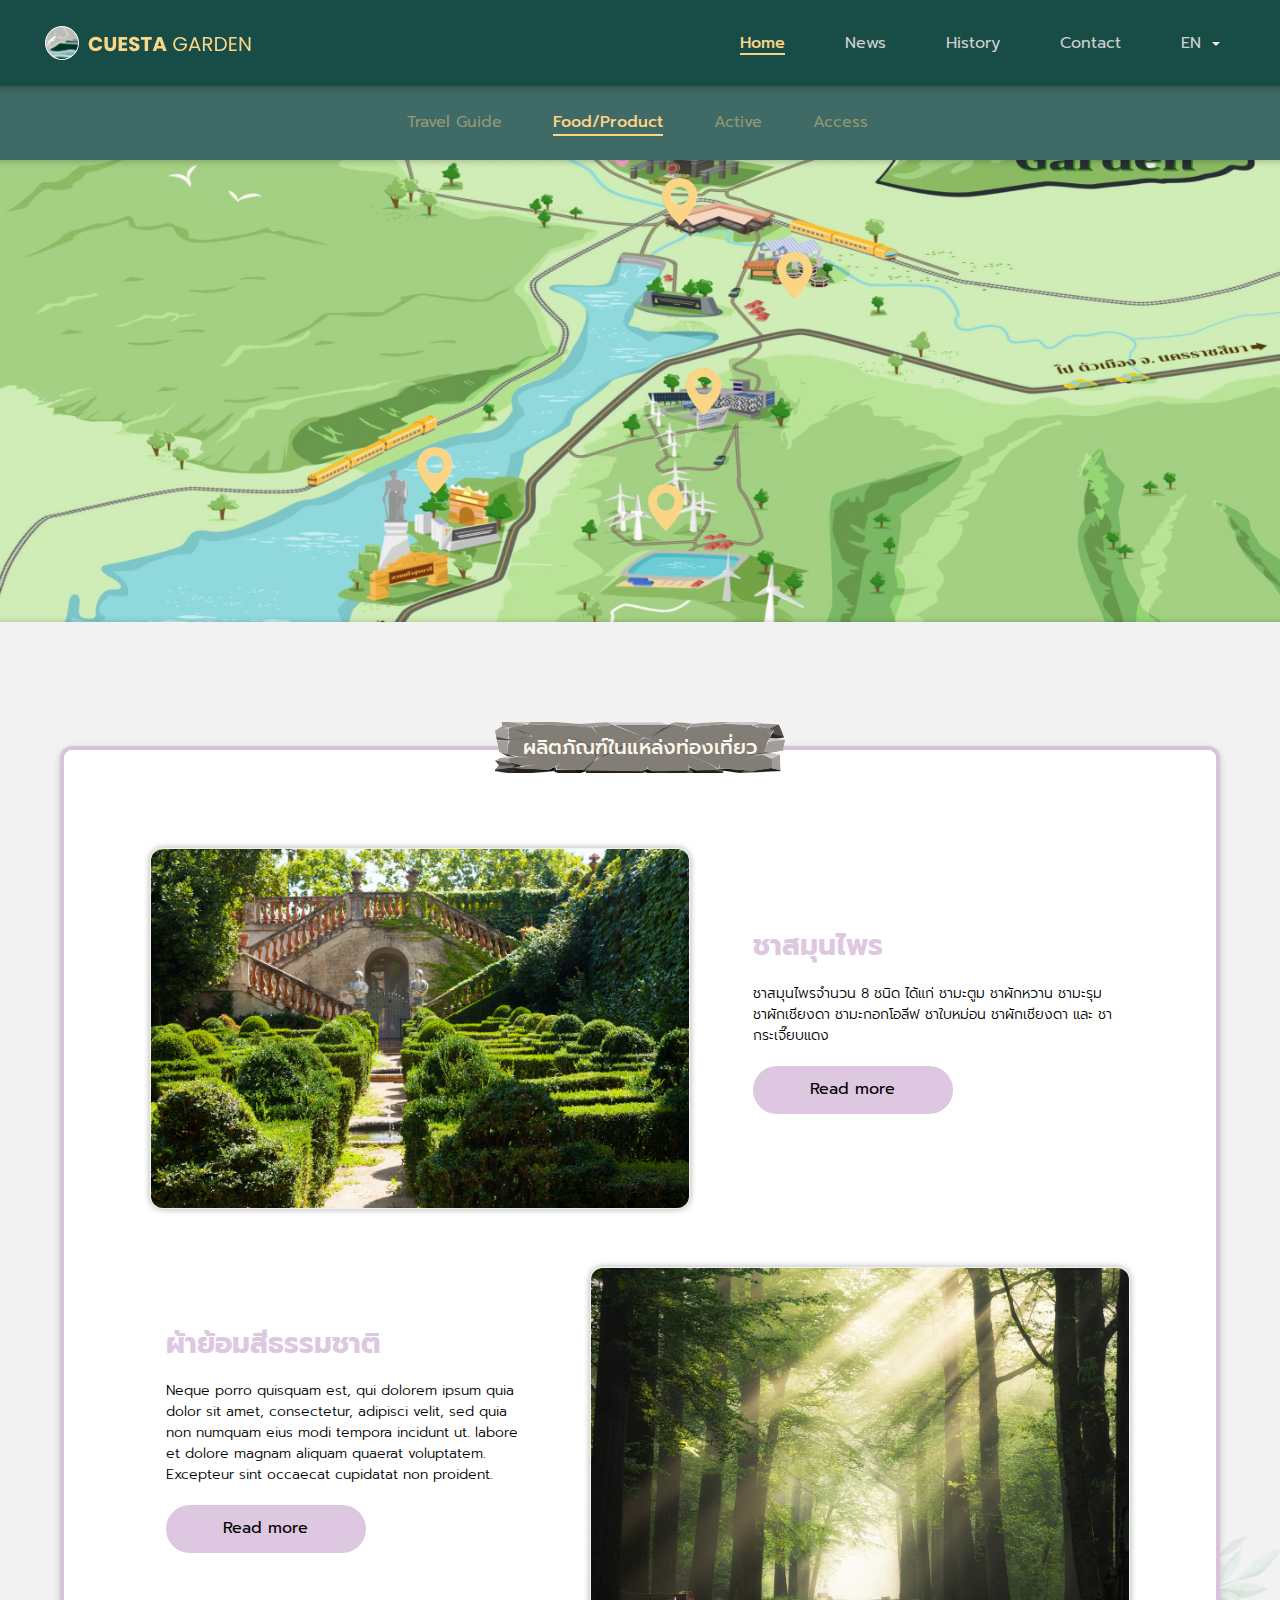
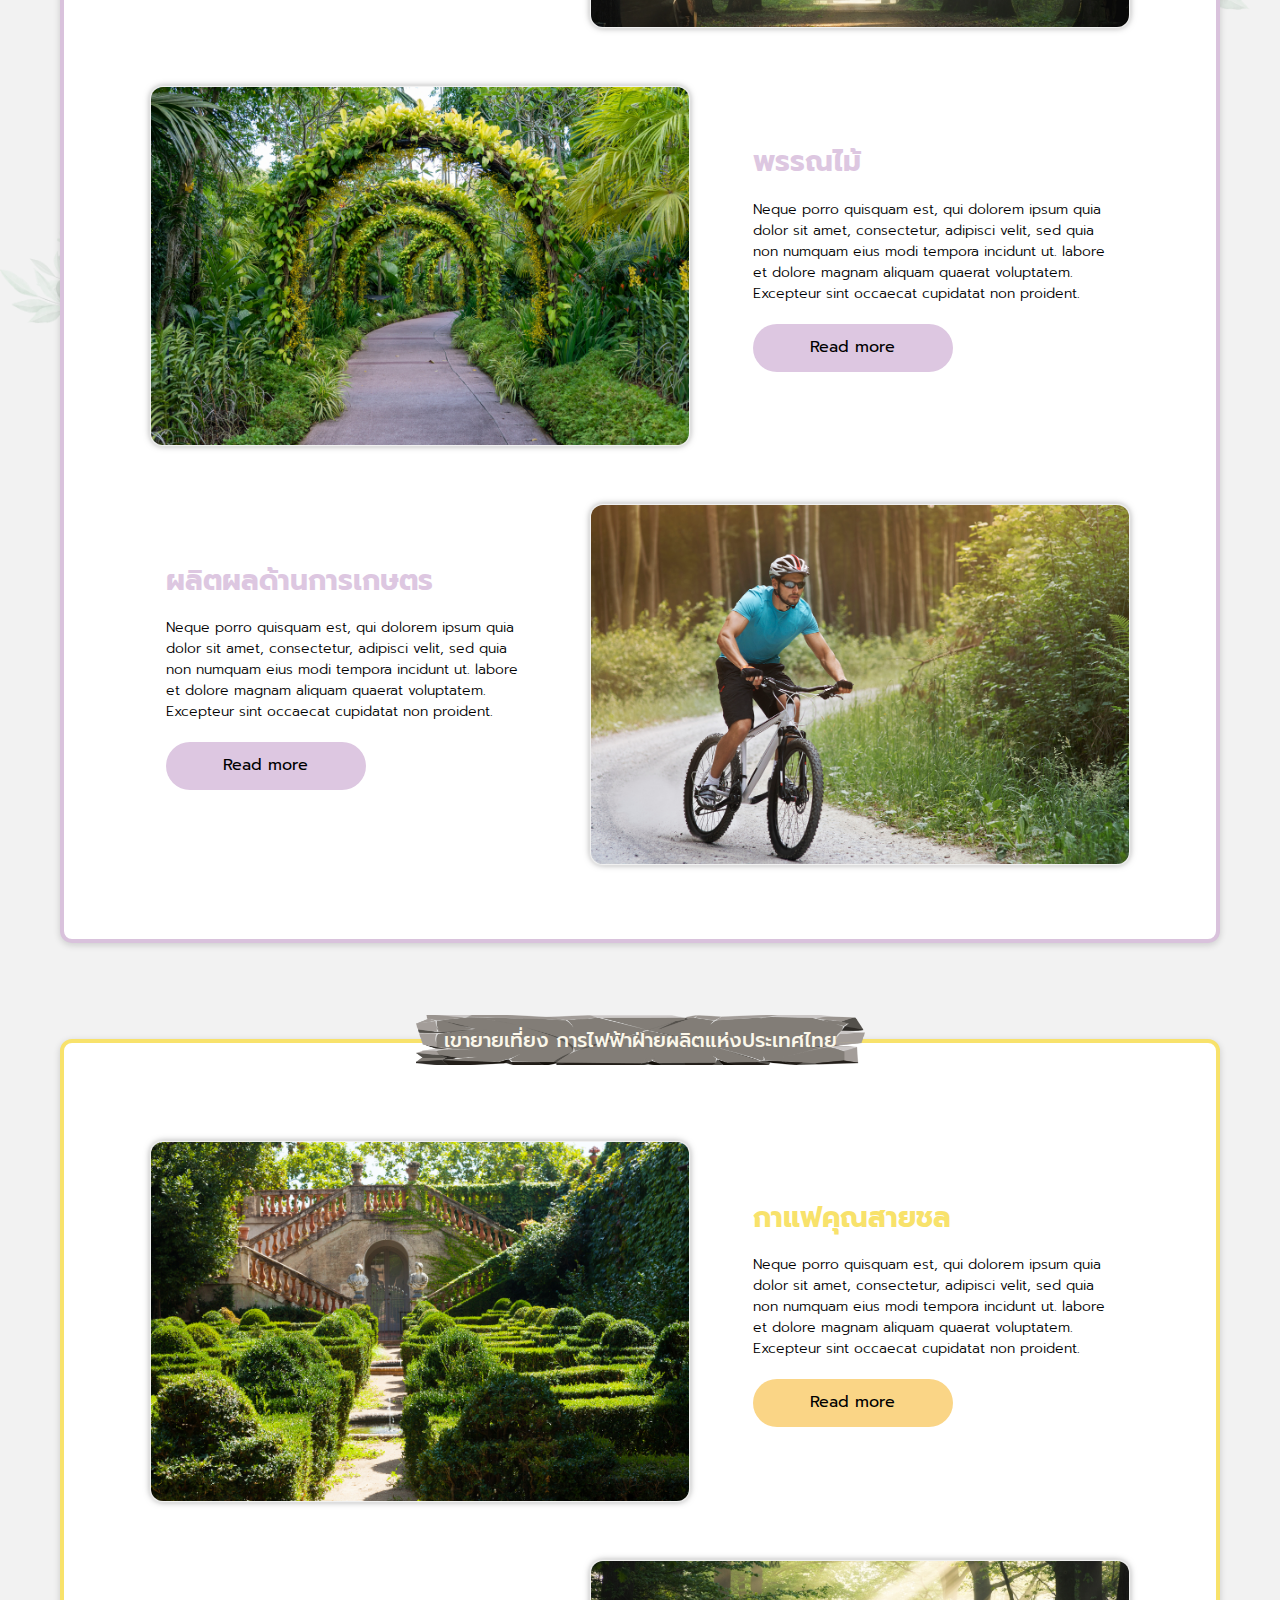
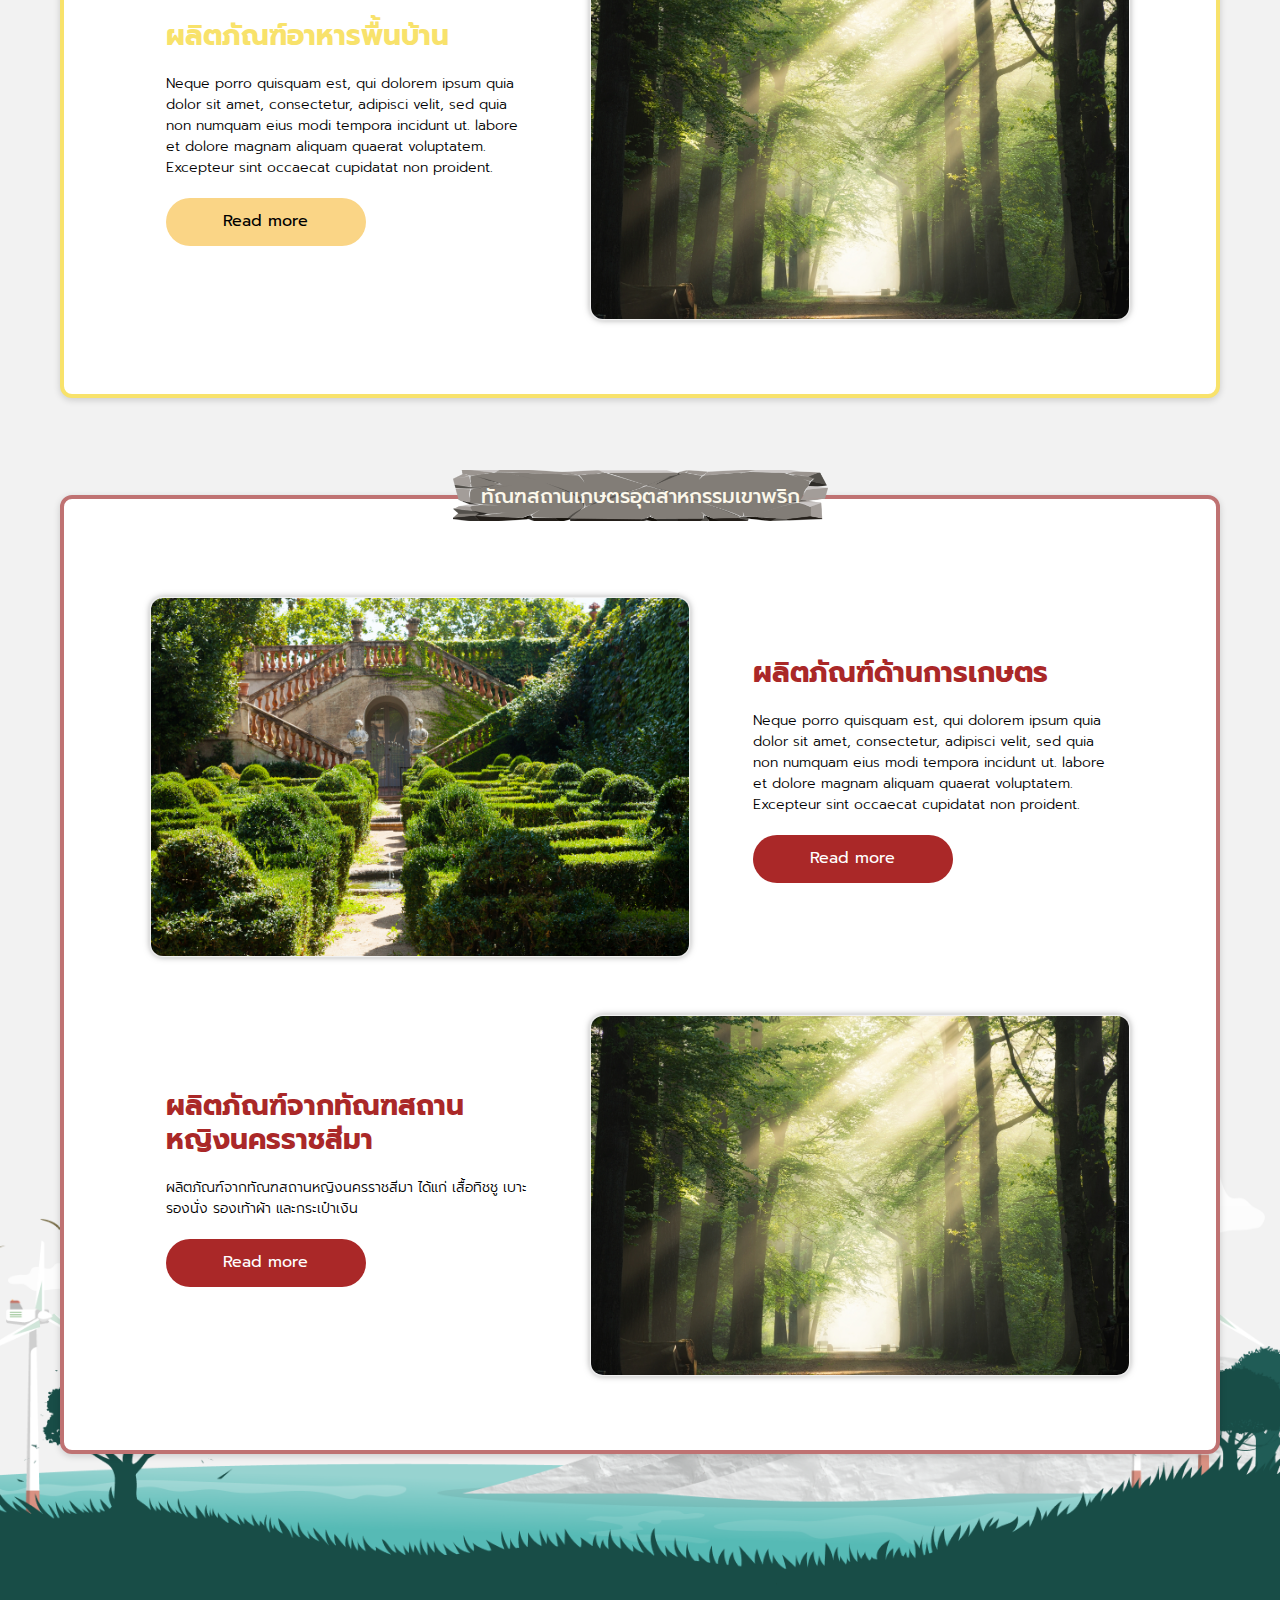
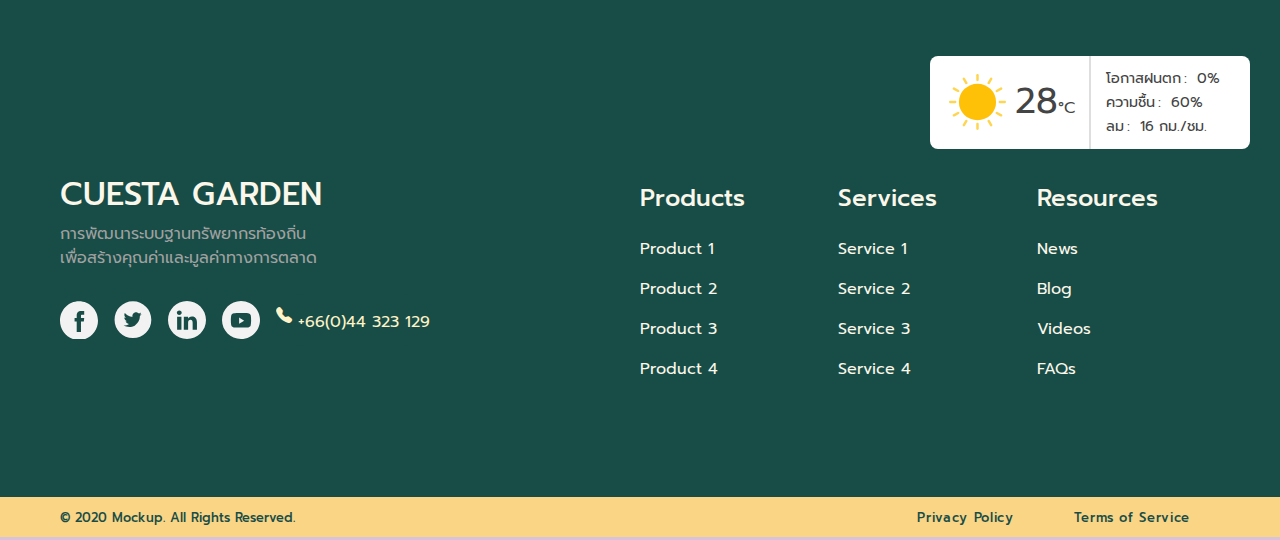
<file: product.html>
<!DOCTYPE html>
<html>
<head>
	<meta charset="UTF-8">
	<meta name="viewport" content="width=device-width, initial-scale=1">
	<link rel="icon" type="image/png" sizes="" href="images/favicon.ico">
	<link rel="stylesheet" href="css/bootstrap.css">
	<link rel="stylesheet" href="https://cdnjs.cloudflare.com/ajax/libs/animate.css/4.1.1/animate.min.css"/>

	<script src="https://code.jquery.com/jquery-3.5.1.slim.min.js" integrity="sha384-DfXdz2htPH0lsSSs5nCTpuj/zy4C+OGpamoFVy38MVBnE+IbbVYUew+OrCXaRkfj" crossorigin="anonymous"></script>
	<script src="https://cdn.jsdelivr.net/npm/bootstrap@4.5.3/dist/js/bootstrap.bundle.min.js" integrity="sha384-ho+j7jyWK8fNQe+A12Hb8AhRq26LrZ/JpcUGGOn+Y7RsweNrtN/tE3MoK7ZeZDyx" crossorigin="anonymous"></script>

	<link rel="stylesheet" href="css/main.css">
	<title>Cuesta Garden</title>
</head>
<body>

<nav class="modal" role="modal" id="slidebar">
	<ul class="bg-dark p-4">
		<div class="top">
			<a href="#home" class="brand w3-text-uppercase"><img src="images/logo.svg" alt="CUESTA GARDEN"></a>
			<button type="button" class="close" data-dismiss="modal" aria-label="Close">
				<span aria-hidden="true">&times;</span>
			</button>
		</div> 
		<ul class="navbar">
			<li class="nav-item"><a href="index.html" class="nav-link">Home</a></li>
			<li class="nav-item"><a href="news.html" class="nav-link">News</a></li>
			<li class="nav-item"><a href="history.html" class="nav-link">History</a></li>
			<li class="nav-item"><a href="contact.html" class="nav-link">Contact</a></li>
			<li class="nav-item dropdown">
				<a href="#" class="nav-link dropdown-toggle" id="slidebar-lang" data-toggle="dropdown" href="#" role="button" aria-haspopup="true" aria-expanded="false">
					EN
				</a>
				<ul aria-labelledby="slidebar-lang" class="dropdown-menu">
					<li class="dropdown-item" href="#">ไทย</li>
					<li class="dropdown-item" href="#">Zh</li>
				</ul>
			</li>
		</ul>
	</ul>
</nav>
<!-- Header -->
<header id="home" class="menu bg-primary">
	<!-- Navbar (sit on top) -->
	<nav for="home" class="bg-primary nav-lg nav-main">
	  <div class=" display-container py-3">
	  	<div class="row">
		    <a href="index.html" class="brand w3-text-uppercase">
		    	<img src="images/logo.svg" alt="CUESTA GARDEN">
		    </a> 
		    <!-- Float links to the right. Hide them on small screens -->
		    <ul class="navbar">
				<li class="nav-item active"><a href="index.html" class="nav-link">Home</a></li>
				<li class="nav-item"><a href="news.html" class="nav-link">News</a></li>
				<li class="nav-item"><a href="history.html" class="nav-link">History</a></li>
				<li class="nav-item"><a href="contact.html" class="nav-link">Contact</a></li>
				<li class="nav-item dropdown">
					<a href="#" class="nav-link dropdown-toggle" id="main-lang" data-toggle="dropdown" href="#" role="button" aria-haspopup="true" aria-expanded="false">
						EN
					</a>
					<div aria-labelledby="main-lang" class="dropdown-menu">
						<a class="dropdown-item" href="#">ไทย</a>
						<a class="dropdown-item" href="#">Zh</a>
					</div>
				</li>
		    </ul>
		</div>
	  </div>
	</nav>
	<nav for="home" class="bg-white nav-lg nav-sticky">
	  <div class=" display-container py-0 px-2">
	  	<div class="row">
		    <a href="index.html" class="brand w3-text-uppercase">
		    	<img src="images/logo.svg" alt="CUESTA GARDEN">
		    </a> 
		    <!-- Float links to the right. Hide them on small screens -->
		    <ul class="navbar">
				<li class="nav-item active"><a href="index.html" class="nav-link">Home</a></li>
				<li class="nav-item"><a href="news.html" class="nav-link">News</a></li>
				<li class="nav-item"><a href="history.html" class="nav-link">History</a></li>
				<li class="nav-item"><a href="contact.html" class="nav-link">Contact</a></li>
				<li class="nav-item dropdown">
					<a href="#" class="nav-link dropdown-toggle" id="stick-lang" data-toggle="dropdown" href="#" role="button" aria-haspopup="true" aria-expanded="false">
						EN
					</a>
					<ul aria-labelledby="stick-lang" class="dropdown-menu">
						<li class="dropdown-item" href="#">ไทย</li>
						<li class="dropdown-item" href="#">Zh</li>
					</ul>
				</li>
		    </ul>
		</div>
	  </div>
	</nav>
	<nav for="slidebar" class="bg-primary nav-mb nav-main">
	  <div class=" display-container py-3">
	  	<div class="row">
		    <a href="index.html" class="brand w3-text-uppercase">
		    	<img src="images/logo.svg" alt="CUESTA GARDEN">
		    </a> 
		    <!-- Float links to the right. Hide them on small screens -->
		    <button class="nav-bar" type="button" data-toggle="modal" data-target="#slidebar"  href="javascript:()">
				<span></span>
				<span></span>
				<span></span>
			</button>
		</div>
	  </div>
	</nav>
	<nav for="slidebar" class="bg-white nav-mb nav-sticky">
	  <div class=" display-container py-3">
	  	<div class="row">
		    <a href="index.html" class="brand w3-text-uppercase">
		    	<img src="images/logo.svg" alt="CUESTA GARDEN">
		    </a> 
		    <!-- Float links to the right. Hide them on small screens -->
		    <button class="nav-bar" type="button" data-toggle="modal" data-target="#slidebar"  href="javascript:()">
				<span></span>
				<span></span>
				<span></span>
			</button>
		</div>
	  </div>
	</nav>
</header>


<section role="main" class="main">
	<div class="h-100">
			<div id="product" class="list-group">
				<a class="list-item" href="guide.html">Travel Guide</a>
				<a class="list-item active" href="product.html">Food/Product</a>
				<a class="list-item" href="active.html">Active</a>
				<a class="list-item" href="access.html">Access</a>
			</div>
			<figure class="map_img">
				<img src="images/map.png" usemap="#image-map">
				<map name="image-map">
					<a class="link-map" title="" href="#point-1" coords="1045,535,57" shape="circle"><i class="bi bi-geo-alt-fill"></i></a>
					<a class="link-map" title="" href="#point-2" coords="1512,850,59" shape="circle"><i class="bi bi-geo-alt-fill"></i></a>
					<a class="link-map" title="" href="#point-3" coords="1878,193,50" shape="circle"><i class="bi bi-geo-alt-fill"></i></a>
					<a class="link-map" title="" href="#point-4" coords="277,482,50" shape="circle"><i class="bi bi-geo-alt-fill"></i></a>
					<a class="link-map" title="" href="#point-5" coords="2813,644,54" shape="circle"><i class="bi bi-geo-alt-fill"></i></a>
				</map>
			</figure>
	</div>
	<figcaption class="bg-light h-100 section">
		<div class="container">
			<div data-spy="scroll" data-target="#travel-guide" data-offset="0" class="scrollspy-example">
				<div id="point-1" class="tabel-container h-100">
					<div class="title bg-wood">
						<h4>
							ผลิตภัณฑ์ในแหล่งท่องเที่ยว
						</h4>
					</div>
				  	<ul class="tabel-list pupure flex-row">
				  		<li class="">
					  		<figure><img src="images/banner_002.jpg"></figure>
					  		<figcaption>
					  			<h3>ชาสมุนไพร</h3>
					  			<p>ชาสมุนไพรจำนวน 8 ชนิด ได้แก่ ชามะตูม ชาผักหวาน ชามะรุม ชาผักเชียงดา ชามะกอกโอลีฟ ชาใบหม่อน ชาผักเชียงดา และ ชากระเจี๊ยบแดง</p>
					  			<a class="btn btn-primary" href="detail.html">Read more</a>
					  		</figcaption>
					  	</li> 
				  		<li class="">
				  			<figure><img src="images/banner_009.jpg"></figure>
					  		<figcaption>
					  			<h3>ผ้าย้อมสีธรรมชาติ </h3>
					  			<p>Neque porro quisquam est, qui dolorem ipsum quia dolor sit amet, consectetur, adipisci velit, sed quia non numquam eius modi tempora incidunt ut. labore et dolore magnam aliquam quaerat voluptatem. Excepteur sint occaecat cupidatat non proident.</p>
					  			<a class="btn btn-primary" href="detail.html">Read more</a>
					  		</figcaption>
					  	</li>
				  		<li class="">
				  			<figure><img src="images/banner_003.jpg"></figure>
					  		<figcaption>
					  			<h3>พรรณไม้</h3>
					  			<p>Neque porro quisquam est, qui dolorem ipsum quia dolor sit amet, consectetur, adipisci velit, sed quia non numquam eius modi tempora incidunt ut. labore et dolore magnam aliquam quaerat voluptatem. Excepteur sint occaecat cupidatat non proident.</p>
					  				<a class="btn btn-primary" href="detail.html">Read more</a>
					  		</figcaption>
					  	</li>
				  		<li class="">
				  			<figure><img src="images/banner_005.jpg"></figure>
					  		<figcaption>
					  			<h3>ผลิตผลด้านการเกษตร</h3>
					  			<p>Neque porro quisquam est, qui dolorem ipsum quia dolor sit amet, consectetur, adipisci velit, sed quia non numquam eius modi tempora incidunt ut. labore et dolore magnam aliquam quaerat voluptatem. Excepteur sint occaecat cupidatat non proident.</p>
					  				<a class="btn btn-primary" href="detail.html">Read more</a>
					  		</figcaption>
					  	</li>
				  	</ul>
				</div>
				<div id="point-2" class="tabel-container h-100">
					<div class="title bg-wood">
						<h4>
							เขายายเที่ยง การไฟฟ้าฝ่ายผลิตแห่งประเทศไทย
						</h4>
					</div>
					  <ul class="tabel-list yellow flex-row">
						<li class="">
							<figure><img src="images/banner_002.jpg"></figure>
							<figcaption>
								<h3>กาแฟคุณสายชล</h3>
								<p>Neque porro quisquam est, qui dolorem ipsum quia dolor sit amet, consectetur, adipisci velit, sed quia non numquam eius modi tempora incidunt ut. labore et dolore magnam aliquam quaerat voluptatem. Excepteur sint occaecat cupidatat non proident.</p>
									<a class="btn btn-primary" href="detail.html">Read more</a>
							</figcaption>
						</li> 
						<li class="">
							<figure><img src="images/banner_009.jpg"></figure>
							<figcaption>
								<h3>ผลิตภัณฑ์อาหารพื้นบ้าน</h3>
								<p>Neque porro quisquam est, qui dolorem ipsum quia dolor sit amet, consectetur, adipisci velit, sed quia non numquam eius modi tempora incidunt ut. labore et dolore magnam aliquam quaerat voluptatem. Excepteur sint occaecat cupidatat non proident.</p>
									<a class="btn btn-primary" href="detail.html">Read more</a>
							</figcaption>
						</li>
					  </ul>
				</div>
				<div id="point-3" class="tabel-container h-100">
					<div class="title bg-wood">
						<h4>
							ทัณฑสถานเกษตรอุตสาหกรรมเขาพริก
						</h4>
					</div>
					  <ul class="tabel-list red flex-row">
						<li class="">
							<figure><img src="images/banner_002.jpg"></figure>
							<figcaption>
								<h3>ผลิตภัณฑ์ด้านการเกษตร</h3>
								<p>Neque porro quisquam est, qui dolorem ipsum quia dolor sit amet, consectetur, adipisci velit, sed quia non numquam eius modi tempora incidunt ut. labore et dolore magnam aliquam quaerat voluptatem. Excepteur sint occaecat cupidatat non proident.</p>
								<a class="btn btn-primary" href="detail.html">Read more</a>
							</figcaption>
						</li> 
						<li class="">
							<figure><img src="images/banner_009.jpg"></figure>
							<figcaption>
								<h3>ผลิตภัณฑ์จากทัณฑสถานหญิงนครราชสีมา</h3>
								<p>ผลิตภัณฑ์จากทัณฑสถานหญิงนครราชสีมา ได้แก่ เสื้อทิชชู เบาะรองนั่ง รองเท้าผ้า และกระเป๋าเงิน</p>
								<a class="btn btn-primary" href="detail.html">Read more</a>
							</figcaption>
						</li>
					  </ul>
				</div>
			</div>
		</div>
	</figcaption>
</section>


<!-- Footer -->
<footer>
	<div class="bg-primary contact-section section">
		<div class="display-container">
			<div class="row">
				<div class="col-lg-6">
					<h2>CUESTA GARDEN</h2>
					<span class="d-block mb-4">
						การพัฒนาระบบฐานทรัพยากรท้องถิ่น<br>
						เพื่อสร้างคุณค่าและมูลค่าทางการตลาด
					</span>
					<ul class="socail">
						<li>
							<a href="#">
								<img src="images/icon/facebook(1).svg">
							</a>
						</li>
						<li>
							<a href="#">
								<img src="images/icon/twitter(1).svg">
							</a>
						</li>
						<li>
							<a href="#">
								<img src="images/icon/LinkedIN(1).svg">
							</a>
						</li>
						<li>
							<a href="#">
								<img src="images/icon/youtube(1).svg">
							</a>
						</li>
						<li class="tel">
							<a href="tel:+6644323129">
								<i class="bi bi-telephone-fill"></i>
								+66(0)44 323 129
							</a>
						</li>
					</ul>
				</div>
				<div class="col-lg-6 col-right flex-row justify-content-space-between footer">
					<ul class="flex-3">
						<li><h4>Products</h4></li>
						<li><a href="product.html">Product 1</a></li>
						<li><a href="product.html">Product 2</a></li>
						<li><a href="product.html">Product 3</a></li>
						<li><a href="product.html">Product 4</a></li>
					</ul>
					<ul class="flex-3">
						<li><h4>Services</h4></li>
						<li><a href="service.html">Service 1</a></li>
						<li><a href="service.html">Service 2</a></li>
						<li><a href="service.html">Service 3</a></li>
						<li><a href="service.html">Service 4</a></li>
					</ul>
					<ul class="flex-3">
						<li><h4>Resources</h4></li>
						<li><a href="news.html">News</a></li>
						<li><a href="news.html">Blog</a></li>
						<li><a href="video.html">Videos</a></li>
						<li><a href="faqs.html">FAQs</a></li>
					</ul>
				</div>
			</div>
		</div>
	</div>
	<div class="copyrights-row">
		<div class="display-container py-2">
			<div class="row">
				<div class="col-left col copyrights">
					<small>© 2020 Mockup. All Rights Reserved.</small>
				</div>
				<div class="col-left col">
					<ul class="footer-menu">
						<li class="footer-item"><a href="text.html">Privacy Policy</a></li>
						<li class="footer-item"><a href="text.html">Terms of Service</a></li>
					</ul>
				</div>
			</div>
		</div>
	</div>
	<div class="temperature">
		<div class="col-6 col-left">
			<div class="col-6 icon"><img src="./images/svg/sunny.svg" alt=""></div>
			<div class="col-6 number">28<small>°C</small></div>
		</div>
		<div class="col-6 col-right">
			<ul class="meta-tem">
				<li>
					<label>โอกาสฝนตก</label>
					<span>0%</span>
				</li>
				<li>
					<label>ความชื้น</label>
					<span>60%</span>
				</li>
				<li>
					<label>ลม</label>
					<span>16 กม./ชม.</span>
				</li>
			</ul>
		</div>
	</div>
</footer>
	
<button onclick="topFunction()" id="btt" title="Go to top"><i class="bi bi-arrow-up-short"></i></button>
<script src="js/script.js"></script>
</body>
</html>
</file>
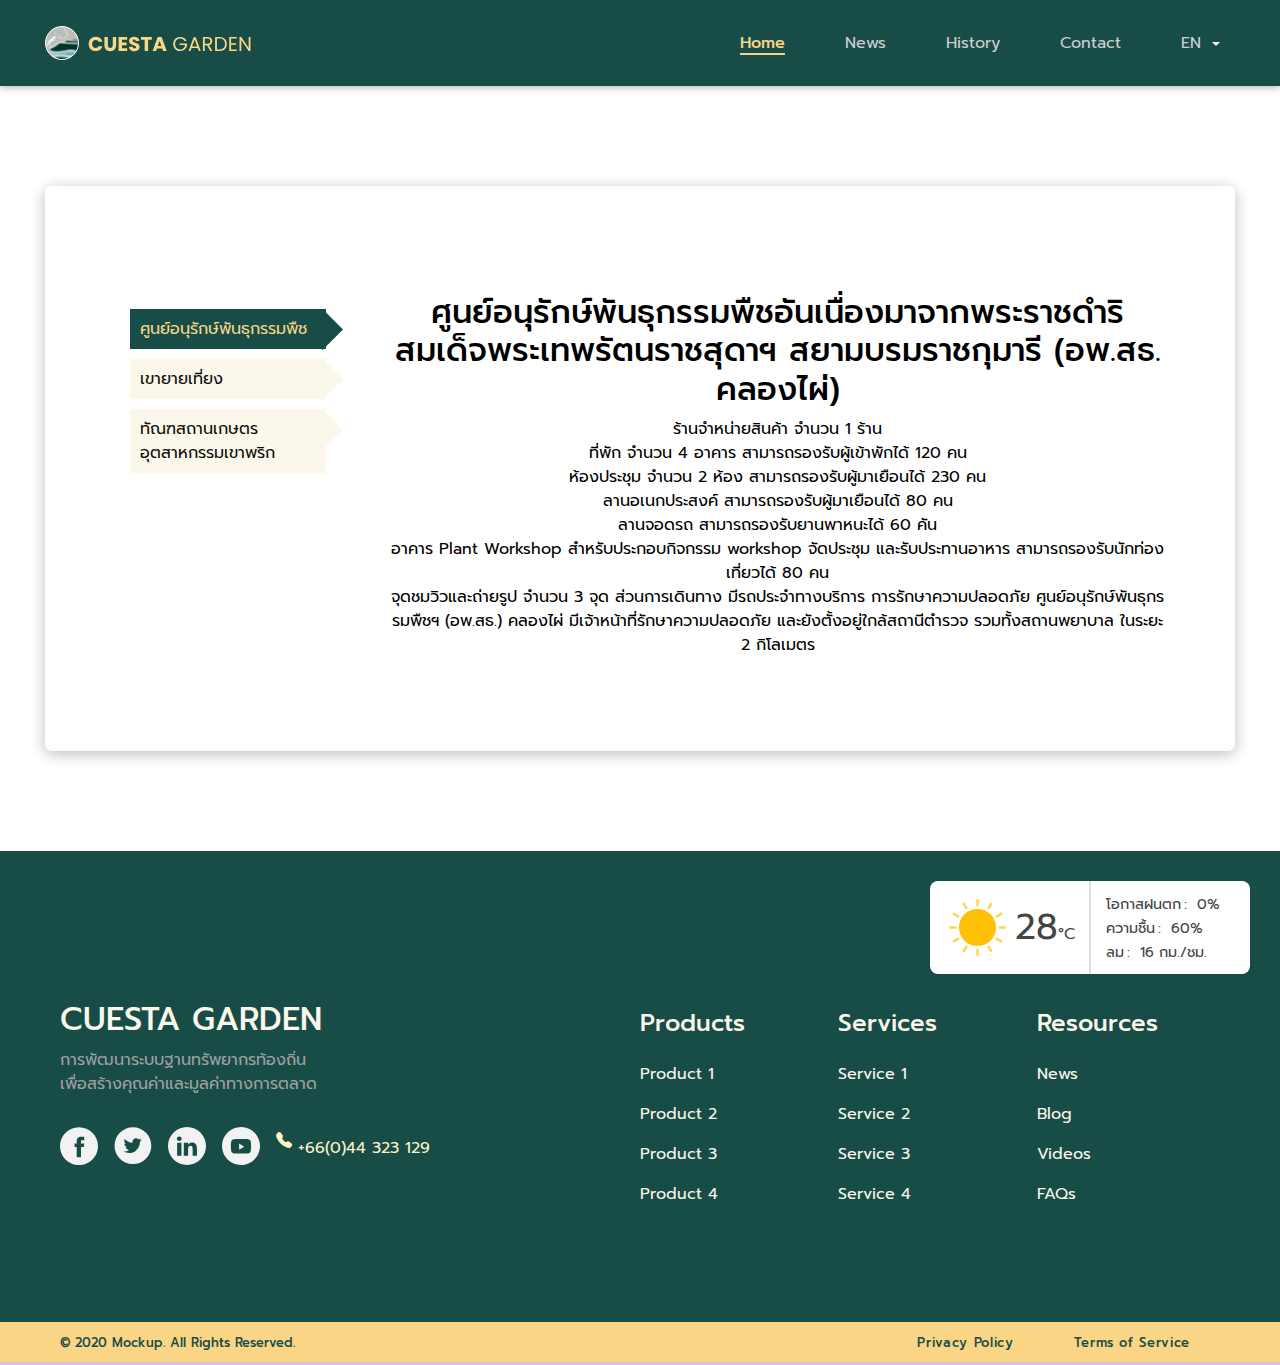
<file: service.html>
<!DOCTYPE html>
<html>
<head>
	<meta charset="UTF-8">
	<meta name="viewport" content="width=device-width, initial-scale=1">
	<link rel="icon" type="image/png" sizes="" href="images/favicon.ico">
	<link rel="stylesheet" href="css/bootstrap.css">
	<link rel="stylesheet" href="https://cdnjs.cloudflare.com/ajax/libs/animate.css/4.1.1/animate.min.css"/>

	<script src="https://code.jquery.com/jquery-3.5.1.slim.min.js" integrity="sha384-DfXdz2htPH0lsSSs5nCTpuj/zy4C+OGpamoFVy38MVBnE+IbbVYUew+OrCXaRkfj" crossorigin="anonymous"></script>
	<script src="https://cdn.jsdelivr.net/npm/bootstrap@4.5.3/dist/js/bootstrap.bundle.min.js" integrity="sha384-ho+j7jyWK8fNQe+A12Hb8AhRq26LrZ/JpcUGGOn+Y7RsweNrtN/tE3MoK7ZeZDyx" crossorigin="anonymous"></script>

	<link rel="stylesheet" href="css/main.css">
	<title>Cuesta Garden</title>
</head>
<body>

<nav class="modal" role="modal" id="slidebar">
	<ul class="bg-dark p-4">
		<div class="top">
			<a href="#home" class="brand w3-text-uppercase"><img src="images/logo.svg" alt="CUESTA GARDEN"></a>
			<button type="button" class="close" data-dismiss="modal" aria-label="Close">
				<span aria-hidden="true">&times;</span>
			</button>
		</div> 
		<ul class="navbar">
			<li class="nav-item"><a href="index.html" class="nav-link">Home</a></li>
			<li class="nav-item"><a href="news.html" class="nav-link">News</a></li>
			<li class="nav-item"><a href="history.html" class="nav-link">History</a></li>
			<li class="nav-item"><a href="contact.html" class="nav-link">Contact</a></li>
			<li class="nav-item dropdown">
				<a href="#" class="nav-link dropdown-toggle" id="slidebar-lang" data-toggle="dropdown" href="#" role="button" aria-haspopup="true" aria-expanded="false">
					EN
				</a>
				<ul aria-labelledby="slidebar-lang" class="dropdown-menu">
					<li class="dropdown-item" href="#">ไทย</li>
					<li class="dropdown-item" href="#">Zh</li>
				</ul>
			</li>
		</ul>
	</ul>
</nav>
<!-- Header -->
<header id="home" class="menu bg-primary">
	<!-- Navbar (sit on top) -->
	<nav for="home" class="bg-primary nav-lg nav-main">
	  <div class=" display-container py-3">
	  	<div class="row">
		    <a href="index.html" class="brand w3-text-uppercase">
		    	<img src="images/logo.svg" alt="CUESTA GARDEN">
		    </a> 
		    <!-- Float links to the right. Hide them on small screens -->
		    <ul class="navbar">
				<li class="nav-item active"><a href="index.html" class="nav-link">Home</a></li>
				<li class="nav-item"><a href="news.html" class="nav-link">News</a></li>
				<li class="nav-item"><a href="history.html" class="nav-link">History</a></li>
				<li class="nav-item"><a href="contact.html" class="nav-link">Contact</a></li>
				<li class="nav-item dropdown">
					<a href="#" class="nav-link dropdown-toggle" id="main-lang" data-toggle="dropdown" href="#" role="button" aria-haspopup="true" aria-expanded="false">
						EN
					</a>
					<div aria-labelledby="main-lang" class="dropdown-menu">
						<a class="dropdown-item" href="#">ไทย</a>
						<a class="dropdown-item" href="#">Zh</a>
					</div>
				</li>
		    </ul>
		</div>
	  </div>
	</nav>
	<nav for="home" class="bg-white nav-lg nav-sticky">
	  <div class=" display-container py-0 px-2">
	  	<div class="row">
		    <a href="index.html" class="brand w3-text-uppercase">
		    	<img src="images/logo.svg" alt="CUESTA GARDEN">
		    </a> 
		    <!-- Float links to the right. Hide them on small screens -->
		    <ul class="navbar">
				<li class="nav-item active"><a href="index.html" class="nav-link">Home</a></li>
				<li class="nav-item"><a href="news.html" class="nav-link">News</a></li>
				<li class="nav-item"><a href="history.html" class="nav-link">History</a></li>
				<li class="nav-item"><a href="contact.html" class="nav-link">Contact</a></li>
				<li class="nav-item dropdown">
					<a href="#" class="nav-link dropdown-toggle" id="stick-lang" data-toggle="dropdown" href="#" role="button" aria-haspopup="true" aria-expanded="false">
						EN
					</a>
					<ul aria-labelledby="stick-lang" class="dropdown-menu">
						<li class="dropdown-item" href="#">ไทย</li>
						<li class="dropdown-item" href="#">Zh</li>
					</ul>
				</li>
		    </ul>
		</div>
	  </div>
	</nav>
	<nav for="slidebar" class="bg-primary nav-mb nav-main">
	  <div class=" display-container py-3">
	  	<div class="row">
		    <a href="index.html" class="brand w3-text-uppercase">
		    	<img src="images/logo.svg" alt="CUESTA GARDEN">
		    </a> 
		    <!-- Float links to the right. Hide them on small screens -->
		    <button class="nav-bar" type="button" data-toggle="modal" data-target="#slidebar"  href="javascript:()">
				<span></span>
				<span></span>
				<span></span>
			</button>
		</div>
	  </div>
	</nav>
	<nav for="slidebar" class="bg-white nav-mb nav-sticky">
	  <div class=" display-container py-3">
	  	<div class="row">
		    <a href="index.html" class="brand w3-text-uppercase">
		    	<img src="images/logo.svg" alt="CUESTA GARDEN">
		    </a> 
		    <!-- Float links to the right. Hide them on small screens -->
		    <button class="nav-bar" type="button" data-toggle="modal" data-target="#slidebar"  href="javascript:()">
				<span></span>
				<span></span>
				<span></span>
			</button>
		</div>
	  </div>
	</nav>
</header>


<section role="main" class="main">
	<div class="bg-white h-100 detail-section sidebar section">
		<div class="display-container">
			<div class="row">
					<aside class="">
					  <div class="nav flex-column nav-pills" id="v-pills-tab" role="tablist" aria-orientation="vertical">
						<a class="nav-link active" id="v-pills-home-tab" data-toggle="pill" href="#v-pills-home" role="tab" aria-controls="v-pills-home" aria-selected="true">
							ศูนย์อนุรักษ์พันธุกรรมพืช
						</a>
						<a class="nav-link" id="v-pills-profile-tab" data-toggle="pill" href="#v-pills-profile" role="tab" aria-controls="v-pills-profile" aria-selected="false">
							เขายายเที่ยง
						</a>
						<a class="nav-link" id="v-pills-messages-tab" data-toggle="pill" href="#v-pills-messages" role="tab" aria-controls="v-pills-messages" aria-selected="false">
							ทัณฑสถานเกษตรอุตสาหกรรมเขาพริก
						</a>
					  </div>
					</aside>
					<article class="">
					  <div class="tab-content" id="v-pills-tabContent">
						<div class="tab-pane fade show active" id="v-pills-home" role="tabpanel" aria-labelledby="v-pills-home-tab">
							<h2>ศูนย์อนุรักษ์พันธุกรรมพืชอันเนื่องมาจากพระราชดำริสมเด็จพระเทพรัตนราชสุดาฯ สยามบรมราชกุมารี (อพ.สธ. คลองไผ่)</h2>
							<div class="content-tab">
								<ol>
					  				<li>
										ร้านจำหน่ายสินค้า จำนวน 1 ร้าน
					  				</li>
					  				<li>
										ที่พัก จำนวน 4 อาคาร สามารถรองรับผู้เข้าพักได้ 120 คน
					  				</li>
					  				<li>
										ห้องประชุม จำนวน 2 ห้อง สามารถรองรับผู้มาเยือนได้ 230 คน
					  				</li>
					  				<li>
										ลานอเนกประสงค์ สามารถรองรับผู้มาเยือนได้ 80 คน
					  				</li>
									  <li>
										ลานจอดรถ สามารถรองรับยานพาหนะได้ 60 คัน
									  </li>
									  <li>
										อาคาร Plant Workshop สำหรับประกอบกิจกรรม workshop จัดประชุม และรับประทานอาหาร สามารถรองรับนักท่องเที่ยวได้ 80 คน
									  </li>
									  <li>
										จุดชมวิวและถ่ายรูป จำนวน 3 จุด ส่วนการเดินทาง มีรถประจำทางบริการ การรักษาความปลอดภัย ศูนย์อนุรักษ์พันธุกรรมพืชฯ (อพ.สธ.) คลองไผ่ มีเจ้าหน้าที่รักษาความปลอดภัย และยังตั้งอยู่ใกล้สถานีตำรวจ รวมทั้งสถานพยาบาล ในระยะ 2 กิโลเมตร
									  </li>
								  </ol>
							</div>
						</div>
						<div class="tab-pane fade" id="v-pills-profile" role="tabpanel" aria-labelledby="v-pills-profile-tab">
							<h2>เขายายเที่ยง การไฟฟ้าฝ่ายผลิตแห่งประเทศไทย</h2>
							<div class="content-tab">
								<ol>
									<li>
										ร้านจำหน่ายสินค้า จำนวน 21 ร้าน
					  				</li>
									<li>
										ที่พัก – 
									</li>
					  				<li>
										ห้องประชุม จำนวน 1 ห้อง สามารถรองรับผู้มาเยือนได้ 100 คน
					  				</li>
					  				<li>
										ลานอเนกประสงค์ สามารถรองรับผู้มาเยือนได้ 50 คน
					  				</li>
					  				<li>
										ห้องน้ำ 78 ห้อง สามารถรองรับผู้มาเยือนได้ 100 คน
					  				</li>
					  				<li>
										ลานจอดรถ สามารถรองรับยานพาหนะได้ 200 คัน
					  				</li>
									  <li>
										อาคารศูนย์การเรียนรู้ กฟผ. ลาตะคอง สำหรับประกอบกิจกรรม workshop จัดประชุม และรับประทานอาหาร สามารถรองรับนักท่องเที่ยวได้ 100 คน
									  </li>
									  <li>
										จุดชมวิวและถ่ายรูป จำนวน 10 จุด ส่วนการเดินทาง มีรถประจำทางบริการ การรักษาความปลอดภัย ศูนย์การเรียนรู้ กฟผ. ลาตะคอง มีเจ้าหน้าที่รักษาความปลอดภัย และยังตั้งอยู่ใกล้สถานีตำรวจ รวมทั้งสถานพยาบาล ในระยะ 2 กิโลเมตร
									  </li>
								  </ol>
							</div>
						</div>
						<div class="tab-pane fade" id="v-pills-messages" role="tabpanel" aria-labelledby="v-pills-messages-tab">
							<h2>ทัณฑสถานเกษตรอุตสาหกรรมเขาพริก</h2>
							<div class="content-tab">
								<ol>
									<li>
										<strong>ประกอบไปด้วย</strong>
					  				</li>
					  				<li>
										ร้านจำหน่ายสินค้า จำนวน 2 ร้าน
					  				</li>
					  				<li>
										ที่พัก –
					  				</li>
					  				<li>
										ห้องประชุม จำนวน 1 ห้อง สามารถรองรับผู้มาเยือนได้ 70 คน
					  				</li>
					  				<li>
										ลานอเนกประสงค์ สามารถรองรับผู้มาเยือนได้ 100 คน
					  				</li>
									  <li>
										ห้องน้ำ 13 ห้อง สามารถรองรับผู้มาเยือนได้ 30 คน
									  </li>
									  <li>
										ลานจอดรถ สามารถรองรับยานพาหนะได้ 50 คัน
									  </li>
									  <li>
										อาคาร อาคารกำลังใจ สำหรับประกอบกิจกรรม workshop จัดประชุม และรับประทานอาหาร สามารถรองรับนักท่องเที่ยวได้ 70 คน
									  </li>
									  <li>
										จุดชมวิวและถ่ายรูป จำนวน 8 จุด ส่วนการเดินทาง มีรถประจำทางบริการ การรักษาความปลอดภัย ทัณฑสถานเกษตรอุตสาหกรรมเขาพริก มีเจ้าหน้าที่รักษาความปลอดภัย และยังตั้งอยู่ใกล้สถานีตำรวจ รวมทั้งสถานพยาบาล ในระยะ 3 กิโลเมตร
									  </li>
								  </ol>
							</div>
						</div>
					  </div>
					</article>
            </div>
		</div>
	</div>
</section>


<!-- Footer -->
<footer>
	<div class="bg-primary contact-section section">
		<div class="display-container">
			<div class="row">
				<div class="col-lg-6">
					<h2>CUESTA GARDEN</h2>
					<span class="d-block mb-4">
						การพัฒนาระบบฐานทรัพยากรท้องถิ่น<br>
						เพื่อสร้างคุณค่าและมูลค่าทางการตลาด
					</span>
					<ul class="socail">
						<li>
							<a href="#">
								<img src="images/icon/facebook(1).svg">
							</a>
						</li>
						<li>
							<a href="#">
								<img src="images/icon/twitter(1).svg">
							</a>
						</li>
						<li>
							<a href="#">
								<img src="images/icon/LinkedIN(1).svg">
							</a>
						</li>
						<li>
							<a href="#">
								<img src="images/icon/youtube(1).svg">
							</a>
						</li>
						<li class="tel">
							<a href="tel:+6644323129">
								<i class="bi bi-telephone-fill"></i>
								+66(0)44 323 129
							</a>
						</li>
					</ul>
				</div>
				<div class="col-lg-6 col-right flex-row justify-content-space-between footer">
					<ul class="flex-3">
						<li><h4>Products</h4></li>
						<li><a href="product.html">Product 1</a></li>
						<li><a href="product.html">Product 2</a></li>
						<li><a href="product.html">Product 3</a></li>
						<li><a href="product.html">Product 4</a></li>
					</ul>
					<ul class="flex-3">
						<li><h4>Services</h4></li>
						<li><a href="service.html">Service 1</a></li>
						<li><a href="service.html">Service 2</a></li>
						<li><a href="service.html">Service 3</a></li>
						<li><a href="service.html">Service 4</a></li>
					</ul>
					<ul class="flex-3">
						<li><h4>Resources</h4></li>
						<li><a href="news.html">News</a></li>
						<li><a href="news.html">Blog</a></li>
						<li><a href="video.html">Videos</a></li>
						<li><a href="faqs.html">FAQs</a></li>
					</ul>
				</div>
			</div>
		</div>
	</div>
	<div class="copyrights-row">
		<div class="display-container py-2">
			<div class="row">
				<div class="col-left col copyrights">
					<small>© 2020 Mockup. All Rights Reserved.</small>
				</div>
				<div class="col-left col">
					<ul class="footer-menu">
						<li class="footer-item"><a href="text.html">Privacy Policy</a></li>
						<li class="footer-item"><a href="text.html">Terms of Service</a></li>
					</ul>
				</div>
			</div>
		</div>
	</div>
	<div class="temperature">
		<div class="col-6 col-left">
			<div class="col-6 icon"><img src="./images/svg/sunny.svg" alt=""></div>
			<div class="col-6 number">28<small>°C</small></div>
		</div>
		<div class="col-6 col-right">
			<ul class="meta-tem">
				<li>
					<label>โอกาสฝนตก</label>
					<span>0%</span>
				</li>
				<li>
					<label>ความชื้น</label>
					<span>60%</span>
				</li>
				<li>
					<label>ลม</label>
					<span>16 กม./ชม.</span>
				</li>
			</ul>
		</div>
	</div>
</footer>
	
<button onclick="topFunction()" id="btt" title="Go to top"><i class="bi bi-arrow-up-short"></i></button>
<script src="js/script.js"></script>
</body>
</html>
</file>
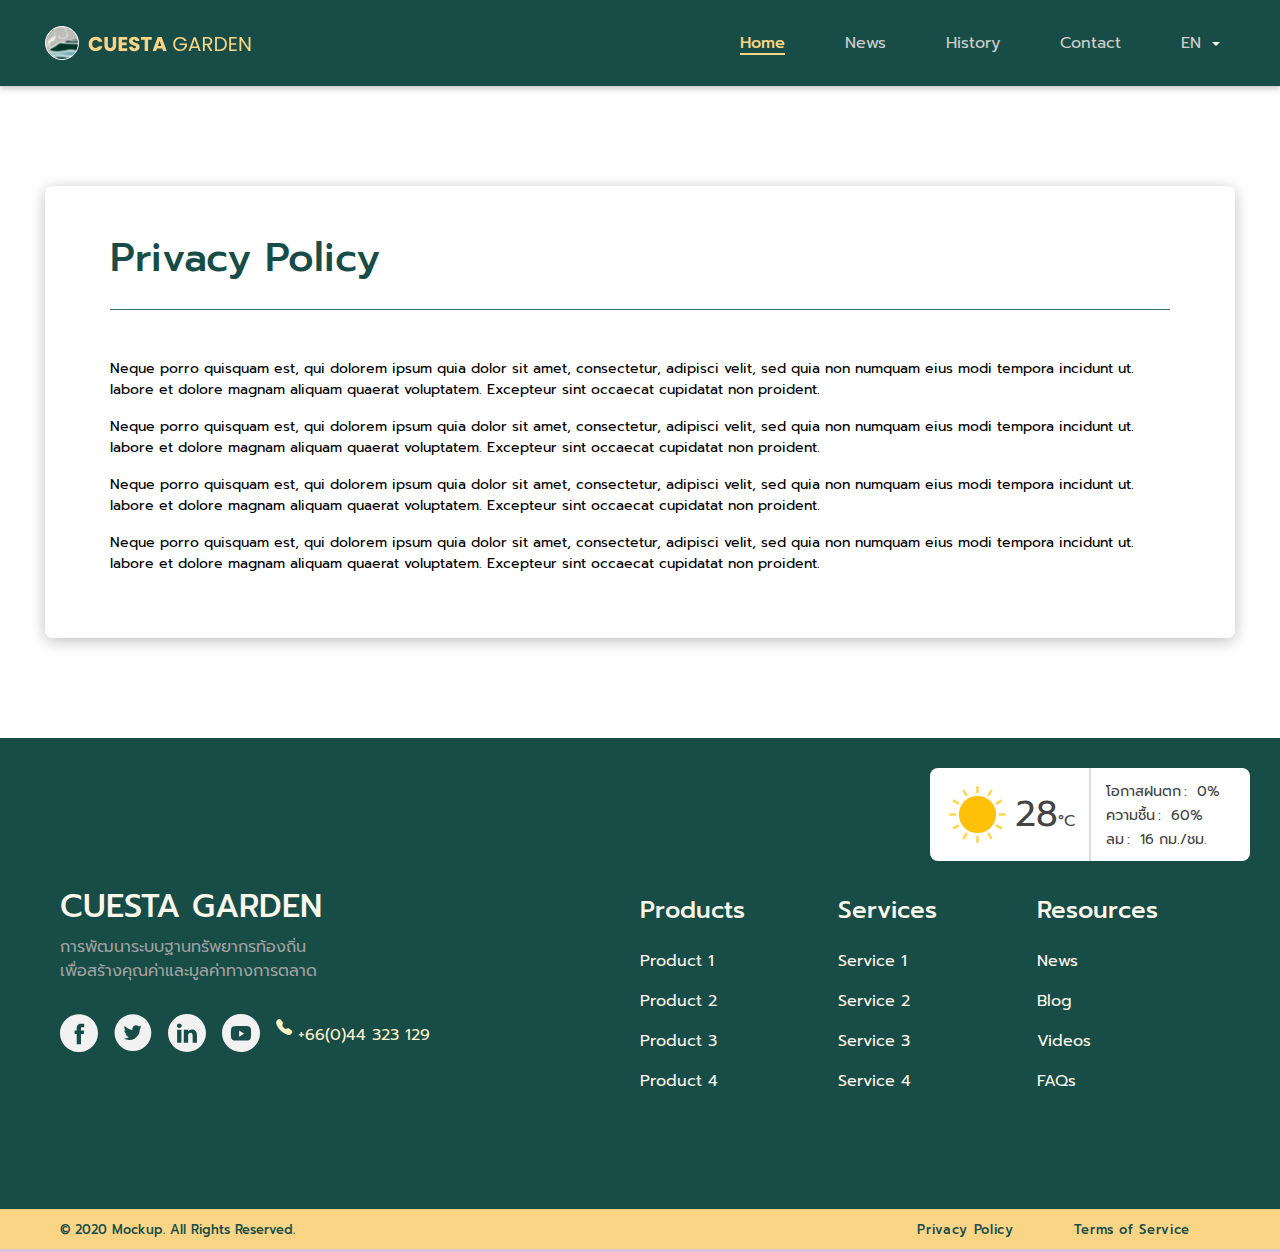
<file: text.html>
<!DOCTYPE html>
<html>
<head>
	<meta charset="UTF-8">
	<meta name="viewport" content="width=device-width, initial-scale=1">
	<link rel="icon" type="image/png" sizes="" href="images/favicon.ico">
	<link rel="stylesheet" href="css/bootstrap.css">
	<link rel="stylesheet" href="https://cdnjs.cloudflare.com/ajax/libs/animate.css/4.1.1/animate.min.css"/>

	<script src="https://code.jquery.com/jquery-3.5.1.slim.min.js" integrity="sha384-DfXdz2htPH0lsSSs5nCTpuj/zy4C+OGpamoFVy38MVBnE+IbbVYUew+OrCXaRkfj" crossorigin="anonymous"></script>
	<script src="https://cdn.jsdelivr.net/npm/bootstrap@4.5.3/dist/js/bootstrap.bundle.min.js" integrity="sha384-ho+j7jyWK8fNQe+A12Hb8AhRq26LrZ/JpcUGGOn+Y7RsweNrtN/tE3MoK7ZeZDyx" crossorigin="anonymous"></script>

	<link rel="stylesheet" href="css/main.css">
	<title>Cuesta Garden</title>
</head>
<body>

<nav class="modal" role="modal" id="slidebar">
	<ul class="bg-dark p-4">
		<div class="top">
			<a href="#home" class="brand w3-text-uppercase"><img src="images/logo.svg" alt="CUESTA GARDEN"></a>
			<button type="button" class="close" data-dismiss="modal" aria-label="Close">
				<span aria-hidden="true">&times;</span>
			</button>
		</div> 
		<ul class="navbar">
			<li class="nav-item"><a href="index.html" class="nav-link">Home</a></li>
			<li class="nav-item"><a href="news.html" class="nav-link">News</a></li>
			<li class="nav-item"><a href="history.html" class="nav-link">History</a></li>
			<li class="nav-item"><a href="contact.html" class="nav-link">Contact</a></li>
			<li class="nav-item dropdown">
				<a href="#" class="nav-link dropdown-toggle" id="slidebar-lang" data-toggle="dropdown" href="#" role="button" aria-haspopup="true" aria-expanded="false">
					EN
				</a>
				<ul aria-labelledby="slidebar-lang" class="dropdown-menu">
					<li class="dropdown-item" href="#">ไทย</li>
					<li class="dropdown-item" href="#">Zh</li>
				</ul>
			</li>
		</ul>
	</ul>
</nav>
<!-- Header -->
<header id="home" class="menu bg-primary">
	<!-- Navbar (sit on top) -->
	<nav for="home" class="bg-primary nav-lg nav-main">
	  <div class=" display-container py-3">
	  	<div class="row">
		    <a href="index.html" class="brand w3-text-uppercase">
		    	<img src="images/logo.svg" alt="CUESTA GARDEN">
		    </a> 
		    <!-- Float links to the right. Hide them on small screens -->
		    <ul class="navbar">
				<li class="nav-item active"><a href="index.html" class="nav-link">Home</a></li>
				<li class="nav-item"><a href="news.html" class="nav-link">News</a></li>
				<li class="nav-item"><a href="history.html" class="nav-link">History</a></li>
				<li class="nav-item"><a href="contact.html" class="nav-link">Contact</a></li>
				<li class="nav-item dropdown">
					<a href="#" class="nav-link dropdown-toggle" id="main-lang" data-toggle="dropdown" href="#" role="button" aria-haspopup="true" aria-expanded="false">
						EN
					</a>
					<div aria-labelledby="main-lang" class="dropdown-menu">
						<a class="dropdown-item" href="#">ไทย</a>
						<a class="dropdown-item" href="#">Zh</a>
					</div>
				</li>
		    </ul>
		</div>
	  </div>
	</nav>
	<nav for="home" class="bg-white nav-lg nav-sticky">
	  <div class=" display-container py-0 px-2">
	  	<div class="row">
		    <a href="index.html" class="brand w3-text-uppercase">
		    	<img src="images/logo.svg" alt="CUESTA GARDEN">
		    </a> 
		    <!-- Float links to the right. Hide them on small screens -->
		    <ul class="navbar">
				<li class="nav-item active"><a href="index.html" class="nav-link">Home</a></li>
				<li class="nav-item"><a href="news.html" class="nav-link">News</a></li>
				<li class="nav-item"><a href="history.html" class="nav-link">History</a></li>
				<li class="nav-item"><a href="contact.html" class="nav-link">Contact</a></li>
				<li class="nav-item dropdown">
					<a href="#" class="nav-link dropdown-toggle" id="stick-lang" data-toggle="dropdown" href="#" role="button" aria-haspopup="true" aria-expanded="false">
						EN
					</a>
					<ul aria-labelledby="stick-lang" class="dropdown-menu">
						<li class="dropdown-item" href="#">ไทย</li>
						<li class="dropdown-item" href="#">Zh</li>
					</ul>
				</li>
		    </ul>
		</div>
	  </div>
	</nav>
	<nav for="slidebar" class="bg-primary nav-mb nav-main">
	  <div class=" display-container py-3">
	  	<div class="row">
		    <a href="index.html" class="brand w3-text-uppercase">
		    	<img src="images/logo.svg" alt="CUESTA GARDEN">
		    </a> 
		    <!-- Float links to the right. Hide them on small screens -->
		    <button class="nav-bar" type="button" data-toggle="modal" data-target="#slidebar"  href="javascript:()">
				<span></span>
				<span></span>
				<span></span>
			</button>
		</div>
	  </div>
	</nav>
	<nav for="slidebar" class="bg-white nav-mb nav-sticky">
	  <div class=" display-container py-3">
	  	<div class="row">
		    <a href="index.html" class="brand w3-text-uppercase">
		    	<img src="images/logo.svg" alt="CUESTA GARDEN">
		    </a> 
		    <!-- Float links to the right. Hide them on small screens -->
		    <button class="nav-bar" type="button" data-toggle="modal" data-target="#slidebar"  href="javascript:()">
				<span></span>
				<span></span>
				<span></span>
			</button>
		</div>
	  </div>
	</nav>
</header>

<section role="main" class="main">
	<div class="bg-white h-100 text-section section">
		<div class="display-container">
			<div class="row">
                <article class="">
                    <div class="title text-left w-100 pb-5">
                        <h1 class="text-primary animate__animated animate__pulse">Privacy Policy</h1>
                    </div>
                    <div class="content-section animate__animated animate__pulse">
                        <p>Neque porro quisquam est, qui dolorem ipsum quia dolor sit amet, consectetur, adipisci velit, sed quia non numquam eius modi tempora incidunt ut. labore et dolore magnam aliquam quaerat voluptatem. Excepteur sint occaecat cupidatat non proident.</p>
                        <p>Neque porro quisquam est, qui dolorem ipsum quia dolor sit amet, consectetur, adipisci velit, sed quia non numquam eius modi tempora incidunt ut. labore et dolore magnam aliquam quaerat voluptatem. Excepteur sint occaecat cupidatat non proident.</p>
                        <p>Neque porro quisquam est, qui dolorem ipsum quia dolor sit amet, consectetur, adipisci velit, sed quia non numquam eius modi tempora incidunt ut. labore et dolore magnam aliquam quaerat voluptatem. Excepteur sint occaecat cupidatat non proident.</p>
                        <p>Neque porro quisquam est, qui dolorem ipsum quia dolor sit amet, consectetur, adipisci velit, sed quia non numquam eius modi tempora incidunt ut. labore et dolore magnam aliquam quaerat voluptatem. Excepteur sint occaecat cupidatat non proident.</p>
                    </div>
                </article>
            </div>
		</div>
	</div>
</section>


<!-- Footer -->
<footer>
	<div class="bg-primary contact-section section">
		<div class="display-container">
			<div class="row">
				<div class="col-lg-6">
					<h2>CUESTA GARDEN</h2>
					<span class="d-block mb-4">
						การพัฒนาระบบฐานทรัพยากรท้องถิ่น<br>
						เพื่อสร้างคุณค่าและมูลค่าทางการตลาด
					</span>
					<ul class="socail">
						<li>
							<a href="#">
								<img src="images/icon/facebook(1).svg">
							</a>
						</li>
						<li>
							<a href="#">
								<img src="images/icon/twitter(1).svg">
							</a>
						</li>
						<li>
							<a href="#">
								<img src="images/icon/LinkedIN(1).svg">
							</a>
						</li>
						<li>
							<a href="#">
								<img src="images/icon/youtube(1).svg">
							</a>
						</li>
						<li class="tel">
							<a href="tel:+6644323129">
								<i class="bi bi-telephone-fill"></i>
								+66(0)44 323 129
							</a>
						</li>
					</ul>
				</div>
				<div class="col-lg-6 col-right flex-row justify-content-space-between footer">
					<ul class="flex-3">
						<li><h4>Products</h4></li>
						<li><a href="product.html">Product 1</a></li>
						<li><a href="product.html">Product 2</a></li>
						<li><a href="product.html">Product 3</a></li>
						<li><a href="product.html">Product 4</a></li>
					</ul>
					<ul class="flex-3">
						<li><h4>Services</h4></li>
						<li><a href="service.html">Service 1</a></li>
						<li><a href="service.html">Service 2</a></li>
						<li><a href="service.html">Service 3</a></li>
						<li><a href="service.html">Service 4</a></li>
					</ul>
					<ul class="flex-3">
						<li><h4>Resources</h4></li>
						<li><a href="news.html">News</a></li>
						<li><a href="news.html">Blog</a></li>
						<li><a href="video.html">Videos</a></li>
						<li><a href="faqs.html">FAQs</a></li>
					</ul>
				</div>
			</div>
		</div>
	</div>
	<div class="copyrights-row">
		<div class="display-container py-2">
			<div class="row">
				<div class="col-left col copyrights">
					<small>© 2020 Mockup. All Rights Reserved.</small>
				</div>
				<div class="col-left col">
					<ul class="footer-menu">
						<li class="footer-item"><a href="text.html">Privacy Policy</a></li>
						<li class="footer-item"><a href="text.html">Terms of Service</a></li>
					</ul>
				</div>
			</div>
		</div>
	</div>
	<div class="temperature">
		<div class="col-6 col-left">
			<div class="col-6 icon"><img src="./images/svg/sunny.svg" alt=""></div>
			<div class="col-6 number">28<small>°C</small></div>
		</div>
		<div class="col-6 col-right">
			<ul class="meta-tem">
				<li>
					<label>โอกาสฝนตก</label>
					<span>0%</span>
				</li>
				<li>
					<label>ความชื้น</label>
					<span>60%</span>
				</li>
				<li>
					<label>ลม</label>
					<span>16 กม./ชม.</span>
				</li>
			</ul>
		</div>
	</div>
</footer>
	
<button onclick="topFunction()" id="btt" title="Go to top"><i class="bi bi-arrow-up-short"></i></button>
<script src="js/script.js"></script>
</body>
</html>
</file>
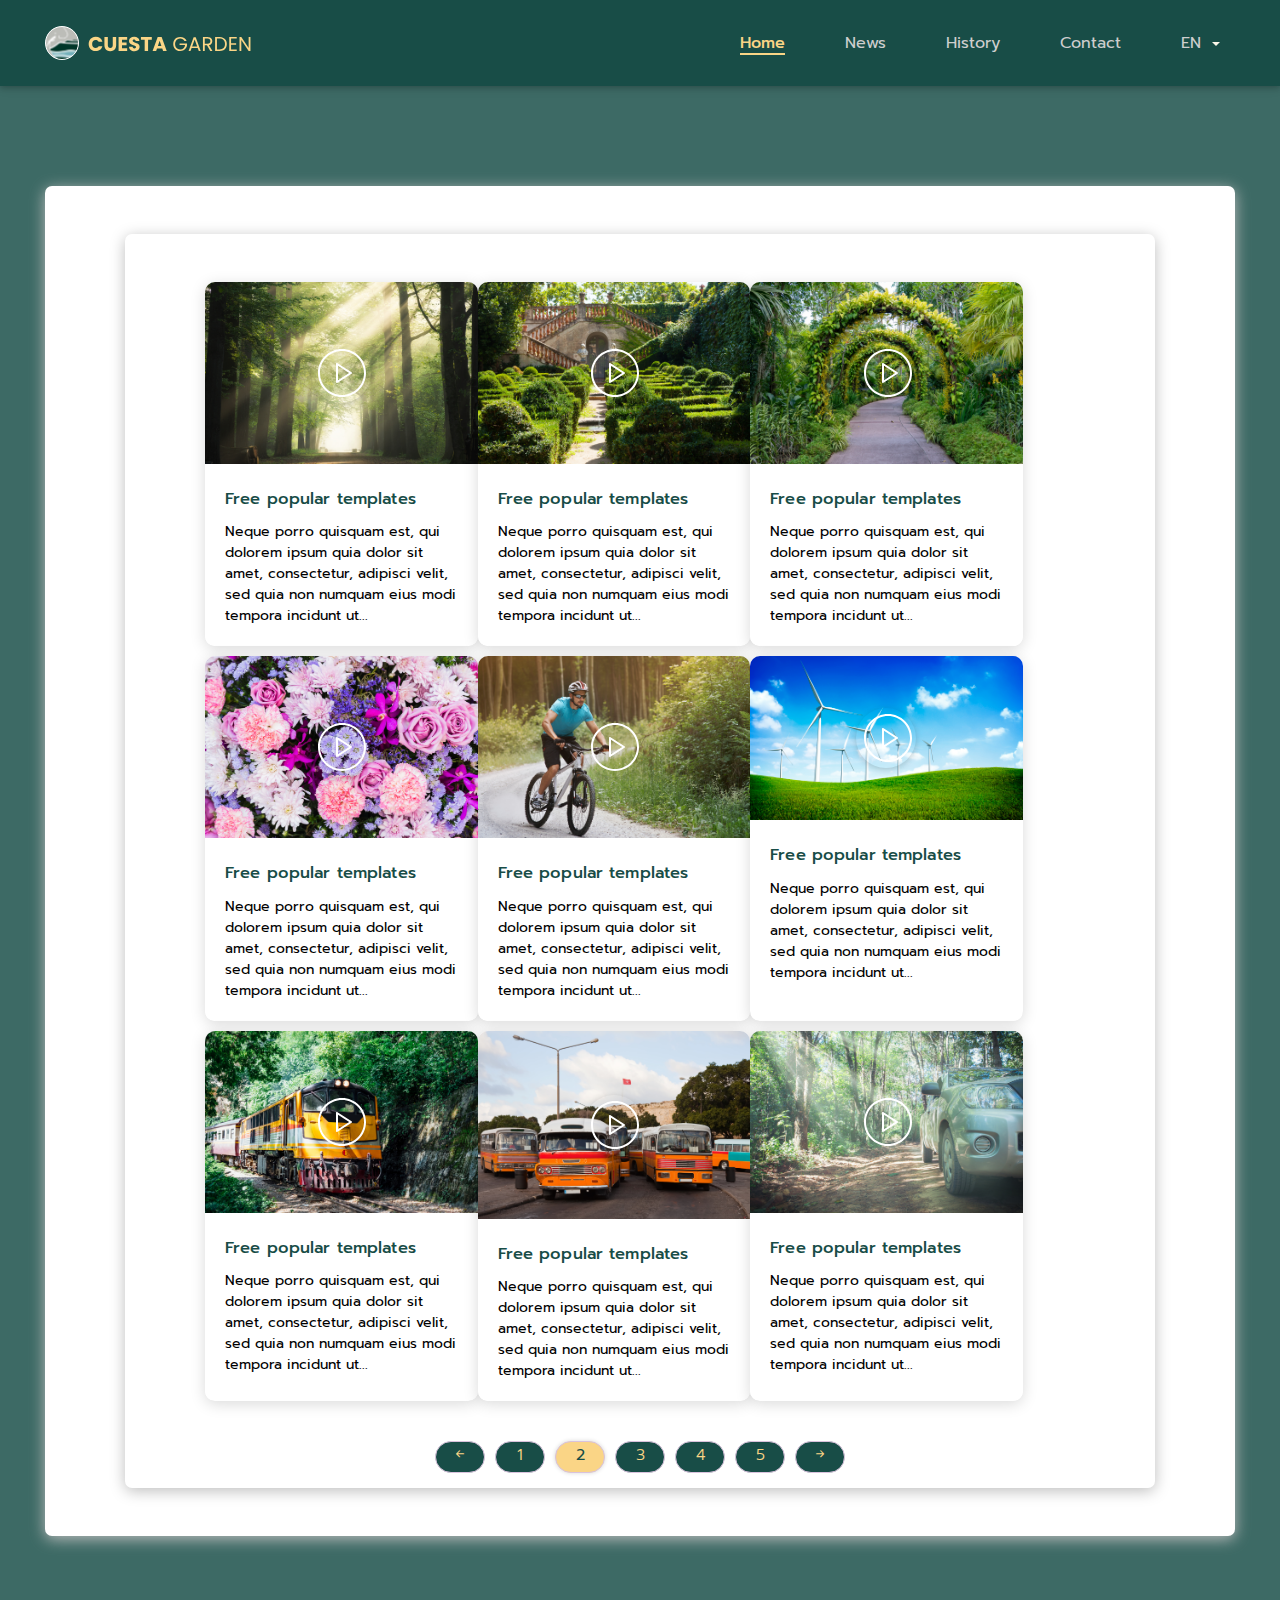
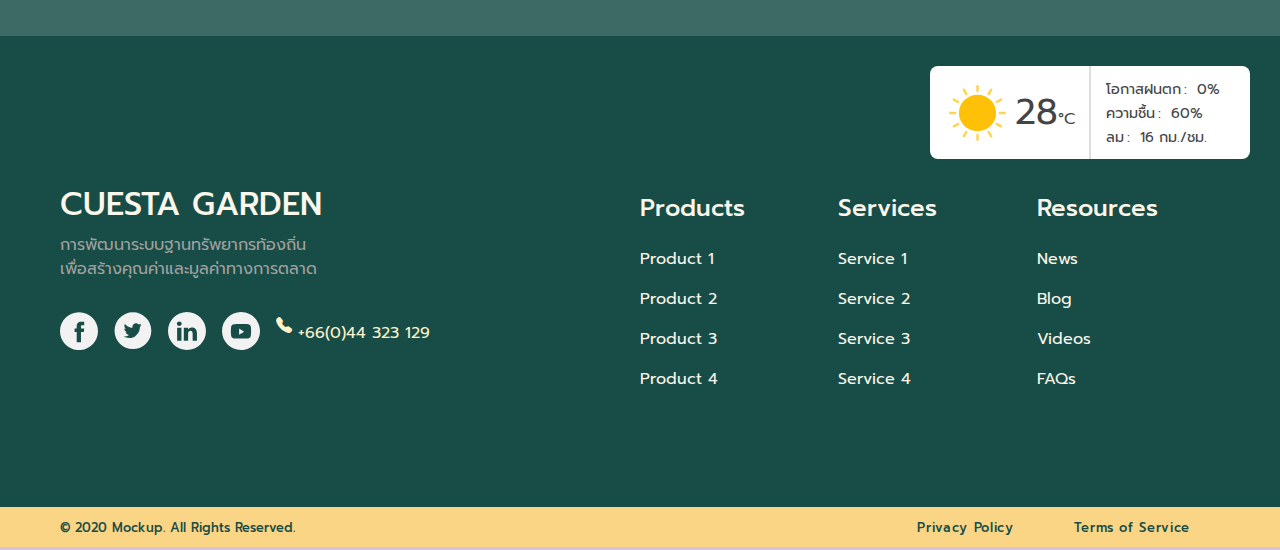
<file: video.html>
<!DOCTYPE html>
<html>
<head>
	<meta charset="UTF-8">
	<meta name="viewport" content="width=device-width, initial-scale=1">
	<link rel="icon" type="image/png" sizes="" href="images/favicon.ico">
	<link rel="stylesheet" href="css/bootstrap.css">
	<link rel="stylesheet" href="https://cdnjs.cloudflare.com/ajax/libs/animate.css/4.1.1/animate.min.css"/>

	<script src="https://code.jquery.com/jquery-3.5.1.slim.min.js" integrity="sha384-DfXdz2htPH0lsSSs5nCTpuj/zy4C+OGpamoFVy38MVBnE+IbbVYUew+OrCXaRkfj" crossorigin="anonymous"></script>
	<script src="https://cdn.jsdelivr.net/npm/bootstrap@4.5.3/dist/js/bootstrap.bundle.min.js" integrity="sha384-ho+j7jyWK8fNQe+A12Hb8AhRq26LrZ/JpcUGGOn+Y7RsweNrtN/tE3MoK7ZeZDyx" crossorigin="anonymous"></script>

	<link rel="stylesheet" href="css/main.css">
	<title>Cuesta Garden</title>
</head>
<body>

<nav class="modal" role="modal" id="slidebar">
	<ul class="bg-dark p-4">
		<div class="top">
			<a href="#home" class="brand w3-text-uppercase"><img src="images/logo.svg" alt="CUESTA GARDEN"></a>
			<button type="button" class="close" data-dismiss="modal" aria-label="Close">
				<span aria-hidden="true">&times;</span>
			</button>
		</div> 
		<ul class="navbar">
			<li class="nav-item"><a href="index.html" class="nav-link">Home</a></li>
			<li class="nav-item"><a href="news.html" class="nav-link">News</a></li>
			<li class="nav-item"><a href="history.html" class="nav-link">History</a></li>
			<li class="nav-item"><a href="contact.html" class="nav-link">Contact</a></li>
			<li class="nav-item dropdown">
				<a href="#" class="nav-link dropdown-toggle" id="slidebar-lang" data-toggle="dropdown" href="#" role="button" aria-haspopup="true" aria-expanded="false">
					EN
				</a>
				<ul aria-labelledby="slidebar-lang" class="dropdown-menu">
					<li class="dropdown-item" href="#">ไทย</li>
					<li class="dropdown-item" href="#">Zh</li>
				</ul>
			</li>
		</ul>
	</ul>
</nav>
<!-- Header -->
<header id="home" class="menu bg-primary">
	<!-- Navbar (sit on top) -->
	<nav for="home" class="bg-primary nav-lg nav-main">
	  <div class=" display-container py-3">
	  	<div class="row">
		    <a href="index.html" class="brand w3-text-uppercase">
		    	<img src="images/logo.svg" alt="CUESTA GARDEN">
		    </a> 
		    <!-- Float links to the right. Hide them on small screens -->
		    <ul class="navbar">
				<li class="nav-item active"><a href="index.html" class="nav-link">Home</a></li>
				<li class="nav-item"><a href="news.html" class="nav-link">News</a></li>
				<li class="nav-item"><a href="history.html" class="nav-link">History</a></li>
				<li class="nav-item"><a href="contact.html" class="nav-link">Contact</a></li>
				<li class="nav-item dropdown">
					<a href="#" class="nav-link dropdown-toggle" id="main-lang" data-toggle="dropdown" href="#" role="button" aria-haspopup="true" aria-expanded="false">
						EN
					</a>
					<div aria-labelledby="main-lang" class="dropdown-menu">
						<a class="dropdown-item" href="#">ไทย</a>
						<a class="dropdown-item" href="#">Zh</a>
					</div>
				</li>
		    </ul>
		</div>
	  </div>
	</nav>
	<nav for="home" class="bg-white nav-lg nav-sticky">
	  <div class=" display-container py-0 px-2">
	  	<div class="row">
		    <a href="index.html" class="brand w3-text-uppercase">
		    	<img src="images/logo.svg" alt="CUESTA GARDEN">
		    </a> 
		    <!-- Float links to the right. Hide them on small screens -->
		    <ul class="navbar">
				<li class="nav-item active"><a href="index.html" class="nav-link">Home</a></li>
				<li class="nav-item"><a href="news.html" class="nav-link">News</a></li>
				<li class="nav-item"><a href="history.html" class="nav-link">History</a></li>
				<li class="nav-item"><a href="contact.html" class="nav-link">Contact</a></li>
				<li class="nav-item dropdown">
					<a href="#" class="nav-link dropdown-toggle" id="stick-lang" data-toggle="dropdown" href="#" role="button" aria-haspopup="true" aria-expanded="false">
						EN
					</a>
					<ul aria-labelledby="stick-lang" class="dropdown-menu">
						<li class="dropdown-item" href="#">ไทย</li>
						<li class="dropdown-item" href="#">Zh</li>
					</ul>
				</li>
		    </ul>
		</div>
	  </div>
	</nav>
	<nav for="slidebar" class="bg-primary nav-mb nav-main">
	  <div class=" display-container py-3">
	  	<div class="row">
		    <a href="index.html" class="brand w3-text-uppercase">
		    	<img src="images/logo.svg" alt="CUESTA GARDEN">
		    </a> 
		    <!-- Float links to the right. Hide them on small screens -->
		    <button class="nav-bar" type="button" data-toggle="modal" data-target="#slidebar"  href="javascript:()">
				<span></span>
				<span></span>
				<span></span>
			</button>
		</div>
	  </div>
	</nav>
	<nav for="slidebar" class="bg-white nav-mb nav-sticky">
	  <div class=" display-container py-3">
	  	<div class="row">
		    <a href="index.html" class="brand w3-text-uppercase">
		    	<img src="images/logo.svg" alt="CUESTA GARDEN">
		    </a> 
		    <!-- Float links to the right. Hide them on small screens -->
		    <button class="nav-bar" type="button" data-toggle="modal" data-target="#slidebar"  href="javascript:()">
				<span></span>
				<span></span>
				<span></span>
			</button>
		</div>
	  </div>
	</nav>
</header>
    
<section role="main" class="main">
	<div class="bg-green h-100 section">
		<div class="display-container">
			<div id="news" class="display-container section pb-0">
                <div data-spy="scroll" data-target="#access" data-offset="0" class="scrollspy-example">
                    <div class="post-container h-100">
                          <ul class="post-list flex-row">
                              <li class="vdo animate__animated animate__pulse">
                                  <a href="detail_full.html">
                                    <figure><img src="images/banner_009.jpg"></figure>
                                    <figcaption>
                                        <h3>Free popular templates</h3>
                                        <p>Neque porro quisquam est, qui dolorem ipsum quia dolor sit amet, consectetur, adipisci velit, sed quia non numquam eius modi tempora incidunt ut...</p>
                                    </figcaption>
                                    </a>
                              </li>
                              <li class="vdo animate__animated animate__pulse">
                                  <a href="detail_full.html">
                                    <figure><img src="images/banner_002.jpg"></figure>
                                    <figcaption>
                                        <h3>Free popular templates</h3>
                                        <p>Neque porro quisquam est, qui dolorem ipsum quia dolor sit amet, consectetur, adipisci velit, sed quia non numquam eius modi tempora incidunt ut...</p>
                                    </figcaption>
                                    </a>
                              </li>
                              <li class="vdo animate__animated animate__pulse">
                                  <a href="detail_full.html">
                                    <figure><img src="images/banner_003.jpg"></figure>
                                    <figcaption>
                                        <h3>Free popular templates</h3>
                                        <p>Neque porro quisquam est, qui dolorem ipsum quia dolor sit amet, consectetur, adipisci velit, sed quia non numquam eius modi tempora incidunt ut...</p>
                                    </figcaption>
                                    </a>
                              </li>
                              <li class="vdo animate__animated animate__pulse">
                                  <a href="detail_full.html">
                                    <figure><img src="images/banner_006.jpg"></figure>
                                    <figcaption>
                                        <h3>Free popular templates</h3>
                                        <p>Neque porro quisquam est, qui dolorem ipsum quia dolor sit amet, consectetur, adipisci velit, sed quia non numquam eius modi tempora incidunt ut...</p>
                                    </figcaption>
                                    </a>
                              </li>
                              <li class="vdo animate__animated animate__pulse">
                                  <a href="detail_full.html">
                                    <figure><img src="images/banner_005.jpg"></figure>
                                    <figcaption>
                                        <h3>Free popular templates</h3>
                                        <p>Neque porro quisquam est, qui dolorem ipsum quia dolor sit amet, consectetur, adipisci velit, sed quia non numquam eius modi tempora incidunt ut...</p>
                                    </figcaption>
                                    </a>
                              </li>
                              <li class="vdo animate__animated animate__pulse">
                                  <a href="detail_full.html">
                                    <figure><img src="images/banner_004.jpg"></figure>
                                    <figcaption>
                                        <h3>Free popular templates</h3>
                                        <p>Neque porro quisquam est, qui dolorem ipsum quia dolor sit amet, consectetur, adipisci velit, sed quia non numquam eius modi tempora incidunt ut...</p>
                                    </figcaption>
                                    </a>
                              </li>
                              <li class="vdo animate__animated animate__pulse">
                                  <a href="detail_full.html">
                                    <figure><img src="images/banner_010.jpg"></figure>
                                    <figcaption>
                                        <h3>Free popular templates</h3>
                                        <p>Neque porro quisquam est, qui dolorem ipsum quia dolor sit amet, consectetur, adipisci velit, sed quia non numquam eius modi tempora incidunt ut...</p>
                                    </figcaption>
                                    </a>
                              </li>
                              <li class="vdo animate__animated animate__pulse">
                                  <a href="detail_full.html">
                                    <figure><img src="images/banner_011.jpg"></figure>
                                    <figcaption>
                                        <h3>Free popular templates</h3>
                                        <p>Neque porro quisquam est, qui dolorem ipsum quia dolor sit amet, consectetur, adipisci velit, sed quia non numquam eius modi tempora incidunt ut...</p>
                                    </figcaption>
                                    </a>
                              </li>
                              <li class="vdo animate__animated animate__pulse">
                                  <a href="detail_full.html">
                                    <figure><img src="images/banner_012.jpg"></figure>
                                    <figcaption>
                                        <h3>Free popular templates</h3>
                                        <p>Neque porro quisquam est, qui dolorem ipsum quia dolor sit amet, consectetur, adipisci velit, sed quia non numquam eius modi tempora incidunt ut...</p>
                                    </figcaption>
                                    </a>
                              </li>
                          </ul>
                    </div>
                    <nav for="pagination">
                        <ul id="pagination" class="pagination">
                            <li><a href="#prev"><i class="bi bi-arrow-left-short"></i></a></li>
                            <li><a href="#1">1</a></li>
                            <li class="active"><a href="#2">2</a></li>
                            <li><a href="#3">3</a></li>
                            <li><a href="#4">4</a></li>
                            <li><a href="#5">5</a></li>
                            <li><a href="#next"><i class="bi bi-arrow-right-short"></i></a></li>
                        </ul>
                    </nav>
                </div>
            </div>
		</div>
	</div>
</section>


<!-- Footer -->
<footer>
	<div class="bg-primary contact-section section">
		<div class="display-container">
			<div class="row">
				<div class="col-lg-6">
					<h2>CUESTA GARDEN</h2>
					<span class="d-block mb-4">
						การพัฒนาระบบฐานทรัพยากรท้องถิ่น<br>
						เพื่อสร้างคุณค่าและมูลค่าทางการตลาด
					</span>
					<ul class="socail">
						<li>
							<a href="#">
								<img src="images/icon/facebook(1).svg">
							</a>
						</li>
						<li>
							<a href="#">
								<img src="images/icon/twitter(1).svg">
							</a>
						</li>
						<li>
							<a href="#">
								<img src="images/icon/LinkedIN(1).svg">
							</a>
						</li>
						<li>
							<a href="#">
								<img src="images/icon/youtube(1).svg">
							</a>
						</li>
						<li class="tel">
							<a href="tel:+6644323129">
								<i class="bi bi-telephone-fill"></i>
								+66(0)44 323 129
							</a>
						</li>
					</ul>
				</div>
				<div class="col-lg-6 col-right flex-row justify-content-space-between footer">
					<ul class="flex-3">
						<li><h4>Products</h4></li>
						<li><a href="product.html">Product 1</a></li>
						<li><a href="product.html">Product 2</a></li>
						<li><a href="product.html">Product 3</a></li>
						<li><a href="product.html">Product 4</a></li>
					</ul>
					<ul class="flex-3">
						<li><h4>Services</h4></li>
						<li><a href="service.html">Service 1</a></li>
						<li><a href="service.html">Service 2</a></li>
						<li><a href="service.html">Service 3</a></li>
						<li><a href="service.html">Service 4</a></li>
					</ul>
					<ul class="flex-3">
						<li><h4>Resources</h4></li>
						<li><a href="news.html">News</a></li>
						<li><a href="news.html">Blog</a></li>
						<li><a href="video.html">Videos</a></li>
						<li><a href="faqs.html">FAQs</a></li>
					</ul>
				</div>
			</div>
		</div>
	</div>
	<div class="copyrights-row">
		<div class="display-container py-2">
			<div class="row">
				<div class="col-left col copyrights">
					<small>© 2020 Mockup. All Rights Reserved.</small>
				</div>
				<div class="col-left col">
					<ul class="footer-menu">
						<li class="footer-item"><a href="text.html">Privacy Policy</a></li>
						<li class="footer-item"><a href="text.html">Terms of Service</a></li>
					</ul>
				</div>
			</div>
		</div>
	</div>
	<div class="temperature">
		<div class="col-6 col-left">
			<div class="col-6 icon"><img src="./images/svg/sunny.svg" alt=""></div>
			<div class="col-6 number">28<small>°C</small></div>
		</div>
		<div class="col-6 col-right">
			<ul class="meta-tem">
				<li>
					<label>โอกาสฝนตก</label>
					<span>0%</span>
				</li>
				<li>
					<label>ความชื้น</label>
					<span>60%</span>
				</li>
				<li>
					<label>ลม</label>
					<span>16 กม./ชม.</span>
				</li>
			</ul>
		</div>
	</div>
</footer>
	
<button onclick="topFunction()" id="btt" title="Go to top"><i class="bi bi-arrow-up-short"></i></button>
<script src="js/script.js"></script>
</body>
</html>
</file>
<file: css/main.css>
@import url('https://fonts.googleapis.com/css2?family=Prompt:wght@100;200;300;400;500;600;700;800;900&display=swap');
@import url('https://fonts.googleapis.com/css2?family=Prompt:ital,wght@0,100;0,200;0,300;0,400;0,500;0,600;0,700;0,800;1,400&display=swap');
@import url("https://cdn.jsdelivr.net/npm/bootstrap-icons@1.3.0/font/bootstrap-icons.css");
@import url("animate.css");

*{
  -webkit-user-select: none;
  -moz-user-select: none;
  -ms-user-select: none;
  -o-user-select: none;
  user-select: none;
  -webkit-box-sizing: border-box;
          box-sizing: border-box;
  scroll-behavior: smooth;
}
body{
  font: 16px/1.5 'Prompt';
  font-weight: 400;
  color: #000;
  scroll-behavior: smooth;
}
img{
  display: block;
  max-width: 100%;
  width: 100%;
  height: auto;
}

/* Scrollbar */
::-webkit-scrollbar {
  width: 2px;
}
::-webkit-scrollbar-track {
  background: rgba(24, 77, 71, 0.8);
}
::-webkit-scrollbar-thumb {
  background: rgba(24, 77, 71, 1);
}
::-webkit-scrollbar-thumb:hover {
  background: rgba(255, 243, 199, 1);
}


p{
  font-size: 14px;
}
a{
  text-decoration: none !important;
  outline: none;
  -webkit-transition: all 0.3s ease;
  -o-transition: all 0.3s ease;
  transition: all 0.3s ease;
  background: rgba(255, 243, 199, 0);
}
a:active,
a:focus,
a:hover{
  text-decoration: none !important;
  outline: none;
  opacity: 0.8;
  color: #FAD586;
  background: rgba(255, 243, 199, 0);
}

.display-container{
  width: 100%;
  margin: 0 auto;
  padding-left: 15px;
  padding-right: 15px;
}
.main .display-container{
  background-color: #FFFFFF;
  border-radius: 7px;
  box-shadow: 0px 3px 15px #BDBDBD;
  padding: 3rem 5rem;
}
.py-3{
  padding-top: 30px;
  padding-bottom: 30px;
}
.text-secondary{
  color: #FAD586 !important;
}

@media screen and (min-width: 1024px){
  .display-container{ max-width: 980px; }
}
@media screen and (max-width: 980px){
  .display-container{ max-width: 100%; }
}
@media screen and (min-width: 1200px){
  .display-container{ max-width: 1190px; }
}
@media screen and (min-width: 1900px){
  .display-container{ max-width: 1500px; }
}

/* Header */
.nav-main {
  background: #184D47 !important;
  position: relative;
  width: 100%;
  z-index: 1030;
  top: 0;
  -webkit-box-shadow: 0 2px 5px 0 rgba(0,0,0,0.16), 0 2px 10px 0 rgba(0,0,0,0.12);
          box-shadow: 0 2px 5px 0 rgba(0,0,0,0.16), 0 2px 10px 0 rgba(0,0,0,0.12);
}
.nav-main .navbar{
  list-style-type: none;
  margin: 0;
  padding: 0;
  display: -webkit-inline-box;
  display: -ms-inline-flexbox;
  display: inline-flex;
  -webkit-box-flex: 0;
      -ms-flex: 0 0 auto;
          flex: 0 0 auto;
  -webkit-box-orient: horizontal;
  -webkit-box-direction: normal;
      -ms-flex-direction: row;
          flex-direction: row;
  -ms-flex-wrap: wrap;
      flex-wrap: wrap;
  -webkit-box-pack: end;
      -ms-flex-pack: end;
          justify-content: flex-end;
}
.nav-main .navbar > .nav-item{
  display: -webkit-inline-box;
  display: -ms-inline-flexbox;
  display: inline-flex;
  -webkit-box-flex: 0;
      -ms-flex: 0 0 auto;
          flex: 0 0 auto;
  color: #CECECE;
  /*min-width: 150px;*/
  cursor: pointer;
  margin-left: 30px;
  padding: 15px 15px;
}
.nav-main .navbar > .nav-item > a{
  color: #CECECE;
  display: inline-block;
  text-align: right;
  padding: 0px;
  width: auto;
  margin-left: auto;
  margin-right: 0;
  position: relative;
}
.nav-main .navbar > .nav-item.active > a{
  color: #FAD586;
  font-weight: 500;
}
.nav-main .navbar > .nav-item > a::before{
  content: "";
  display: block;
  width: 0%;
  height: 0;
  background-color: #FAD586;
  -webkit-transition: all 0.3s ease;
  -o-transition: all 0.3s ease;
  transition: all 0.3s ease;
  position: absolute;
  left: 0px;
  bottom: 0px;
  margin: auto;
}
.nav-main .navbar > .nav-item:active > a,
.nav-main .navbar > .nav-item:focus > a,
.nav-main .navbar > .nav-item:hover > a{
  color: #FAD586;
  opacity: 1;
}
.nav-main .navbar > .nav-item.active > a::before,
.nav-main .navbar > .nav-item:active > a::before,
.nav-main .navbar > .nav-item:focus > a::before,
.nav-main .navbar > .nav-item:hover > a::before{
  height: 2px;
  width: 100%;
}
header .row{
  -webkit-box-pack: justify;
      -ms-flex-pack: justify;
          justify-content: space-between;
  -webkit-box-align: center;
      -ms-flex-align: center;
          align-items: center;
}
.nav-main .brand{
  text-align: left;
  letter-spacing: 0.16px;
  color: #FAD586 !important;
}
.nav-main .brand a,
.nav-main .brand b{
  color: #FAD586;
}
.nav-main .brand:hover{
  color: #FAD586;
}
.dropdown-menu{
  min-width: auto;
  -webkit-animation-name: fadeInDown;
  animation-name: fadeInDown;
  -webkit-animation-duration: 1s;
  animation-duration: 1s;
  -webkit-animation-fill-mode: both;
  animation-fill-mode: both;
}
.dropdown-menu .dropdown-item:hover{
  background-color: #FBF7EA;
  color: #184D47;
}

/* Stick */
.nav-sticky {
  background: #fff !important;
  position: fixed;
  width: 100%;
  z-index: 1030;
  top: -100px;
  -webkit-box-shadow: 0 2px 5px 0 rgba(0,0,0,0.16), 0 2px 10px 0 rgba(0,0,0,0.12);
          box-shadow: 0 2px 5px 0 rgba(0,0,0,0.16), 0 2px 10px 0 rgba(0,0,0,0.12);
  -webkit-transition: all 0.3s ease-in-out;
  -o-transition: all 0.3s ease-in-out;
  transition: all 0.3s ease-in-out;
}
.nav-sticky .navbar{
  list-style-type: none;
  margin: 0;
  padding: 0;
  display: -webkit-inline-box;
  display: -ms-inline-flexbox;
  display: inline-flex;
  -webkit-box-flex: 0;
      -ms-flex: 0 0 auto;
          flex: 0 0 auto;
  -webkit-box-orient: horizontal;
  -webkit-box-direction: normal;
      -ms-flex-direction: row;
          flex-direction: row;
  -ms-flex-wrap: wrap;
      flex-wrap: wrap;
  -webkit-box-pack: end;
      -ms-flex-pack: end;
          justify-content: flex-end;
}
.nav-sticky .navbar > .nav-item{
  display: -webkit-inline-box;
  display: -ms-inline-flexbox;
  display: inline-flex;
  -webkit-box-flex: 0;
      -ms-flex: 0 0 auto;
          flex: 0 0 auto;
  color: #406A65;
  /*min-width: 150px;*/
  cursor: pointer;
  margin-left: 30px;
}
.nav-sticky .navbar > .nav-item > a{
  color: #406A65;
  display: inline-block;
  padding: 15px 15px;
  text-align: right;
  width: auto;
  margin-left: auto;
  margin-right: 0;
  font-weight: 500;
}
.nav-sticky .navbar > .nav-item.active > a{
  color: #184D47;
  font-weight: 700;
}
.nav-sticky .navbar > .nav-item > a::before{
  content: "";
  display: block;
  width: 0%;
  height: 0;
  background-color: #FFF3C7;
  -webkit-transition: all 0.3s ease;
  -o-transition: all 0.3s ease;
  transition: all 0.3s ease;
  position: absolute;
  left: 0px;
  bottom: 0px;
  margin: auto;
}
.nav-sticky .navbar > .nav-item:active > a,
.nav-sticky .navbar > .nav-item:focus > a,
.nav-sticky .navbar > .nav-item:hover > a{
  color: #184D47;
  opacity: 1;
}
.nav-sticky .navbar > .nav-item:active > a::before,
.nav-sticky .navbar > .nav-item:focus > a::before,
.nav-sticky .navbar > .nav-item:hover > a::before{
  width: 100%;
  height: 2px;
}
.nav-sticky .brand{
  text-align: left;
  letter-spacing: 0.16px;
  color: #184D47 !important;
}
.nav-sticky .brand a{
  color: #406A65;
}
.nav-sticky .brand b{
  color: #184D47;
}
.nav-sticky .brand:hover{
  color: #406A65;
}

/*.sticky .nav-main {
  display: none;
}*/
.sticky .nav-sticky{
  top: 0;
}
.nav-sticky .dropdown-toggle::after {
  color: #406A65;
}



/* Slider */
.carousel-inner {
  position: relative;
  width: 100%;
  overflow: hidden;
  height: 600px;
  background: rgba(0, 0, 0, 0.16);
  cursor: pointer;
}
.carousel-item.active h1,
.carousel-item.active h5,
.carousel-item.active p{
  color: #FAD586;
  text-shadow: 0px 0px 2px rgb(0, 0, 0), 0px 0px 5px rgba(2, 2, 2, 1) , 0px 0px 8px rgba(2, 2, 2, 1);
}
.carousel-item-next h1,
.carousel-item-next h5,
.carousel-item-next p{
  color: #FAD586;
}
.carousel-item-prev h1,
.carousel-item-prev h5,
.carousel-item-prev p{
  color: #FAD586;
}
.carousel-item.active p{
  margin-bottom: 32px;
}
.carousel-indicators{
  display: none;
}
.carousel-caption {
  max-width: 980px;
  text-align: left;
}

/*  */
.bg-light2{
  position: relative;
  background-color: #f2f2f2 !important;
  z-index: 2;
}
.bg-light{
  position: relative;
  z-index: 2;
}
.bg-light:not(:last-child) {
  background-color: #f2f2f2 !important;
  background-image: url("../images/bg-bird.png");
  background-repeat: no-repeat;
  background-size: contain;
  background-attachment: scroll;
}
.bg-light:last-child::before{
  content: "";
  display: block;
  width: 100%;
  height: 100vh;
  background-image: url("../images/bg-bird.png");
  background-repeat: no-repeat;
  background-size: contain;
  background-attachment: scroll;
  z-index: -1;
  position: absolute;
  top: 30%;
  left: 0;
  right: 0;
  transform: translateY(-50%);
}
.bg-light:last-child {
  background-color: rgba(242, 242, 242, 1) !important;
  background-image: url("../images/bg-footer.png");
  background-repeat: no-repeat;
  background-size: contain;
  background-attachment: scroll;
  background-position: center bottom;
}

.bg-contact:last-child::before{
  content: "";
  display: block;
  width: 100%;
  height: 100vh;
  background-image: url("../images/bg-contact.png");
  background-repeat: no-repeat;
  background-size: contain;
  background-attachment: scroll;
  z-index: -1;
  position: absolute;
  top: 50%;
  left: 0;
  right: 0;
  transform: translateY(-50%);
}
.bg-primary{
  background: var(--primary) !important;
}
.shadow{
  position: relative;
  z-index: 1;
  -webkit-box-shadow: 0 2px 5px 0 rgba(0,0,0,0.16), 
              0 2px 10px 0 rgba(0,0,0,0.12) !important;
          box-shadow: 0 2px 5px 0 rgba(0,0,0,0.16), 
              0 2px 10px 0 rgba(0,0,0,0.12) !important;
}
.round{
  border-radius: 12px;
}
.btn-primary{
  text-align: center;
  font-size: 16px;
  letter-spacing: 0px;
  color: #000000 !important;
  min-width: 200px;
  height: 48px;
  background: #FFF3C7;
  border-radius: 30px;
  border: 0;
  line-height: 2.2;
  /*-webkit-transition: all 0.3s ease;
  -o-transition: all 0.3s ease;
  transition: all 0.3s ease;*/
}
.btn-primary:active,
.btn-primary:focus,
.btn-primary:hover{
  background: #FAD586;
  color: #FBF7EA;
  opacity: 1;
}
.btn-primary:not(:disabled):not(.disabled):active, 
.btn-primary:not(:disabled):not(.disabled).active, 
.show > .btn-primary.dropdown-toggle{
  background: #FAD586;
  color: #FBF7EA;
}
.btn-second{
  text-align: center;
  font-size: 16px;
  font-weight: 500;
  letter-spacing: 0.125px;
  color: #184D47 !important;
  min-width: 200px;
  height: 48px;
  background: #FAD586;
  border-radius: 30px;
  border: 0;
  line-height: 2.2;
  /*-webkit-transition: all 0.3s ease;
  -o-transition: all 0.3s ease;
  transition: all 0.3s ease;*/
}
.btn-second:active,
.btn-second:focus,
.btn-second:hover{
  background: #FAD586;
  color: #FBF7EA;
  opacity: 1;
}
.btn-second:not(:disabled):not(.disabled):active, 
.btn-second:not(:disabled):not(.disabled).active, 
.show > .btn-second.dropdown-toggle{
  background: #FAD586;
  color: #FBF7EA;
}

/****** Main *******/
.text-primary {
  color: #184D47 !important;
}
.text-gray{
  color: #444444 !important;
}
.text-second {
  color: #FAD586 !important;
}
.section {
  padding: 100px 0;
  overflow: hidden;
}
.bg-green {
  background: rgba(24,77,71,0.84) !important;
}
.bg-video {
  background-color: rgba(0,0,0,0.15);
  height: 80vh;
}
[class*="btn"]:active,
[class*="btn"]:focus,
[class*="btn"]:hover,
[class*="btn"] {
  outline: 0 !important;
  -webkit-box-shadow: none !important;
          box-shadow: none !important;
}

.categories {
  display: -webkit-inline-box;
  display: -ms-inline-flexbox;
  display: inline-flex;
  -webkit-box-flex: 0;
      -ms-flex: 0 0 100%;
          flex: 0 0 100%;
  -webkit-box-orient: horizontal;
  -webkit-box-direction: normal;
      -ms-flex-direction: row;
          flex-direction: row;
  -ms-flex-wrap: wrap;
      flex-wrap: wrap;
  width: 100%;
  -webkit-box-pack: center;
      -ms-flex-pack: center;
          justify-content: center;
}
.categories > .cate-item {
  display: -webkit-box;
  display: -ms-flexbox;
  display: flex;
  -webkit-box-flex: 0;
      -ms-flex: 0 0 25%;
          flex: 0 0 25%;
  width: 25%;
  padding: 10px;
}
.categories > .cate-item > a {
  width: 100%;
  height: auto;
  -webkit-box-shadow: 0px 2px 6px rgba(0, 0, 0, 0.16);
          box-shadow: 0px 2px 6px rgba(0, 0, 0, 0.16);
  border: 0px solid #707070;
  border-radius: 12px;
  background-color: #FFFFFF;
  padding: 0px;
  box-shadow: 0px 0px 8px rgba(0, 0, 0, 0.1);
  -webkit-transition: all 0.3s;
      -o-transition: all 0.3s;
        transition: all 0.3s;
  overflow: hidden;
  cursor: pointer;
}
.categories > .cate-item > a figure{
  width: 100%;
  height: auto;
  background-color: rgba(0, 0, 0, 0.16);
  margin-bottom: 0;
  overflow: hidden;
  border-top-left-radius: 12px;
  border-top-right-radius: 12px;
}
.categories > .cate-item > a figure img{
  width: auto;
} 
.categories > .cate-item > a figcaption{
  text-align: center;
  color: #184D47;
  padding: 20px 10px;
  -webkit-transition: all 0.3s ease;
      -o-transition: all 0.3s ease;
        transition: all 0.3s ease;
}
.categories > .cate-item > a figcaption h5{
  color: #184D47;
  text-transform: uppercase;
  padding: 0px 0px 0.125rem;
  margin-bottom: 0.25rem;
  font-weight: 600;
}
.categories > .cate-item > a figcaption p{
  color: #BDBDBD;
  margin-bottom: 0;
}
.categories > .cate-item > a:hover figcaption,
.categories > .cate-item:hover > a figcaption{
  background-color: #406A65;
  color: #184D47;
  opacity: 1;
}
.categories > .cate-item > a:hover{
  color: #184D47;
  opacity: 1;
}
.categories > .cate-item > a:hover figcaption h5{
  color: #FFF3C7;
}
.socail{
  display: -webkit-inline-box;
  display: -ms-inline-flexbox;
  display: inline-flex;
  -webkit-box-flex: 0;
      -ms-flex: 0 0 100%;
          flex: 0 0 100%;
  -webkit-box-orient: horizontal;
  -webkit-box-direction: normal;
      -ms-flex-direction: row;
          flex-direction: row;
  -ms-flex-wrap: wrap;
      flex-wrap: wrap;
  width: 100%;
  -webkit-box-pack: start;
      -ms-flex-pack: start;
          justify-content: flex-start;
  margin-top: 50px;
  margin-left: -8px;
  margin-right: -8px;
}
.socail > li{
  width: 48px;
  height: 48px;
  border: 0px solid #FFF3C7;
  border-radius: 100%;
  margin-left: 8px;
  margin-right: 8px;
  -ms-flex-item-align: center;
      -ms-grid-row-align: center;
      align-self: center;
  background-color: #FFF3C7;
  cursor: pointer;
}
.socail > li > a{
  width: 100%;
  height: 100%;
  display: block;
  text-align: center;
  overflow: hidden;
}
.socail > li > a svg{
  width: 20px;
  height: 20px;
  margin: 50% auto;
  -webkit-transform: translateY(-50%);
      -ms-transform: translateY(-50%);
          transform: translateY(-50%);
  transition: all 0.3s;
}
.socail > li:hover{
  border-color: #FAD586;
}
.socail > li > a:hover svg{
  width: 22px;
  height: 22px;
  color: #FBF7EA;
}
.socail > li:last-child{
  width: auto;
  background-color: transparent !important;
  border-width: 0;
  border-radius: 0;
  line-height: 2;
  position: relative;
  padding-left: 1rem;
}
.socail > li:last-child a{
  line-height: 3;
  vertical-align: middle;
}
.socail > li:last-child a .bi{
  line-height: 2;
  vertical-align: super;
}
.socail > li:last-child::after{
  content: "";
  display: block;
  width: 1px;
  height: 100%;
  background-color: #fff;
  position: absolute;
  top: 0;
  left: 0;
  bottom: 0;
}

.contact-section h1,
.contact-section h2,
.contact-section h3,
.contact-section h4,
.contact-section h5,
.contact-section h6{
  color: #FBF7EA;
}
.contact-section span,
.contact-section p{
  color: #A1A1A1;
}
.contact-section ul li a{
  color: #FBF7EA;
}
.flex-row{
  display: -webkit-box;
  display: -ms-flexbox;
  display: flex;
  -webkit-box-flex: 0;
      -ms-flex: 0 0 100%;
          flex: 0 0 100%;
  -webkit-box-orient: horizontal;
  -webkit-box-direction: normal;
      -ms-flex-direction: row;
          flex-direction: row;
  -ms-flex-wrap: wrap;
      flex-wrap: wrap;
  width: 100%;
  -webkit-box-pack: start;
      -ms-flex-pack: start;
          justify-content: flex-start;
  padding-left: 0;
  padding-right: 0;
  margin-bottom: 0;
}
.flex-3 {
    display: -webkit-box;
    display: -ms-flexbox;
    display: flex;
    -webkit-box-orient: vertical;
    -webkit-box-direction: normal;
        -ms-flex-direction: column;
            flex-direction: column;
    -webkit-box-flex: 0;
        -ms-flex: 0 0 33.3333%;
            flex: 0 0 33.3333%;
    width: 33.3333%;
}
.footer ul li{
  margin: 8px 0;
  -webkit-transition: all 0.3s ease;
  -o-transition: all 0.3s ease;
  transition: all 0.3s ease;
  cursor: pointer;
}
.footer ul li:last-child{
  margin-bottom: 0;
}
.footer ul li a{
  padding: 0;
  display: block;
  -webkit-transition: all 0.3s ease;
  -o-transition: all 0.3s ease;
  transition: all 0.3s ease;
}
.footer ul li a:hover{
  padding-left: 10px;
}
.video-img{
  position: relative;
  cursor: pointer;
  overflow: hidden;
  height: 90vh;
}
.video-img iframe{
  width: 100%;
  height: 100%;
}
.video-img figure{
  margin-bottom: 0;
}
.vdoscreen{
  margin-bottom: 0;
  border: 3px solid #FAD586;
  border-radius: 16px;
  background-color: #FAD586;
  overflow: hidden;
  width: 50%;
  height: 42vh;
}
.video-img::after{
  content: "";
  display: none;
  width: 60px;
  height: 60px;
  position: absolute;
  top: 50%;
  left: 50%;
  background: #FBF7EA url("../images/icon/play.svg") no-repeat;
  background-size: 30px;
  background-position: 60% 50%;
  border: 0px solid;
  border-radius: 100%;
  -webkit-transform: translate(-50%, -50%);
      -ms-transform: translate(-50%, -50%);
          transform: translate(-50%, -50%);
  -webkit-box-shadow: 0px 2px 6px rgba(0, 0, 0, 0.16);
          box-shadow: 0px 2px 6px rgba(0, 0, 0, 0.16);
  cursor: pointer;
  -webkit-transition: all 0.3s ease;
  -o-transition: all 0.3s ease;
  transition: all 0.3s ease;
}
.video-img:hover::after{
  background-color: #FFF3C7;
}
.video-img iframe .ytp-large-play-button{
  width: 48px;
  height: 48px;
  border: 2px solid;
  border-radius: 100%;
  overflow: hidden;
}
.video-img iframe svg .ytp-large-play-button-bg{
  fill: rgba(33, 33, 33, 0) !important;
  fill-opacity: .8;
  height: 48px;
}
.playlist{
  display: flex;
  flex: 0 0 100%;
  width: 100%;
  flex-direction: column;
  flex-wrap: wrap;
}
.playlist li{
  flex: 0 0 100%;
  width: 100%;
  padding: 5px 30px;
  overflow: hidden;
  display: block;
  margin: 7.5px auto;
  border: 1px solid #FAD586;
  border-radius: 50px;
  background-color: #FAD586;
  color: #184D47;
  font-weight: 700;
  transition: all 0.3s ease-in-out;
  letter-spacing: normal;
}
.playlist li .bi{
  display: inline-block;
  margin-right: 15px;
  color: #184D47;
  font-weight: 700;
}
.playlist li .bi::before{
  line-height: 1.45 !important;
}
.playlist li:hover{
  opacity: 0.9;
  /*background-color: #FBF7EA;*/
}
.list-group{
  -webkit-box-orient: horizontal;
  -webkit-box-direction: normal;
      -ms-flex-direction: row;
          flex-direction: row;
  justify-content: center;
  margin-top: 0;
  margin-bottom: 0;
  -ms-flex-wrap: wrap;
      flex-wrap: wrap;
  border-radius: 0;
  border: 0px solid rgba(0, 0, 0, 0) !important;
  background: #406A65;
  width: 100vw;
}
.list-group .list-item{
  width: auto;
  background: transparent !important;
  color: rgba(250,213,134,0.44);
  text-align: left;
  padding-top: 1.5rem;
  padding-bottom: 1.5rem;
  padding-left: 15px;
  padding-right: 20px;
  margin-left: 0.5rem;
  margin-right: 0.5rem;
  border: 0px solid rgba(0, 0, 0, 0) !important;
  -webkit-transition: all 0.3s ease;
  -o-transition: all 0.3s ease;
  transition: all 0.3s ease;
}
.list-group .list-item.active,
.list-group .list-item:active,
.list-group .list-item:focus,
.list-group .list-item:hover{
  color: rgba(250,213,134,1);
  font-weight: 500;
}
.list-item::after{
  content: "";
  display: block;
  width: 0;
  height: 2px;
  background: rgba(250,213,134,1);
  -webkit-transition: all 0.3s ease;
  -o-transition: all 0.3s ease;
  transition: all 0.3s ease;
}
.list-item.active::after,
.list-item:active::after,
.list-item:focus::after,
.list-item:hover::after {
  width: 100%;
}
.list-item.active:hover::after{
  width: calc(100% - 20%);
}
.map_img{
  width: 100%;
  height: auto;
  background-color: rgba(0, 0, 0, 0.16);
  padding-left: 0;
  padding-right: 0;
  position: relative;
  overflow: hidden;
}
.tabel-container{
  text-align: center;
}
.point-container{
  padding-left: 15px;
  padding-right: 15px;
}
.point-container h4{
  color: #FAD586;
  margin-top: 64px;
  margin-bottom: 40px;
  text-align: center;
  line-height: 1.75;
  position: relative;
}
.title.bg-wood::after{
  display: none;
}
.bg-wood {
  display: inline-block;
  z-index: 1;
  position: relative;
  text-align: center;
  width: auto;
  margin-bottom: -64px;
  position: relative;
}
.bg-wood h1,
.bg-wood h2,
.bg-wood h3,
.bg-wood h4,
.bg-wood h5 {
  display: inline-block;
  z-index: 1;
  font-size: 1.25rem;
  margin-bottom: 0;
  color: #FBF7EA !important;
  padding: 0.825rem 1.75rem;
}
.bg-wood h1::after,
.bg-wood h2::after,
.bg-wood h3::after,
.bg-wood h4::after,
.bg-wood h5::after {
  content: "";
  display: block;
  width: 100%;
  height: 100%;

  background-color: rgba(0,0,0,0);
  background-image: url("../images/bg-wood.png");
  background-repeat: no-repeat;
  background-size: 100% 100%;
  background-position: 50% 50%;
  padding: 0 1rem;
  margin-left: auto;
  margin-right: auto;

  position: absolute;
  top: 0;
  left: 0;
  right: 0;
  bottom: 0;
  z-index: -1;
}
.point-list{
  -webkit-box-orient: horizontal;
  -webkit-box-direction: normal;
      -ms-flex-direction: row;
          flex-direction: row;
  -webkit-box-pack: start;
      -ms-flex-pack: start;
          justify-content: flex-start;
  -webkit-box-flex: 0;
      -ms-flex: 0 0 auto;
          flex: 0 0 auto;
  width: auto;
  margin-left: 0;
  margin-right: 0;
  overflow: hidden;
  padding: 5.25rem 0.99rem 3.75rem;
  border: 4px solid;
  border-radius: 12px;
  margin-top: -15px;

  background-color: #f2f2f2;
  background-image: url("../images/bg-paper.png");
  background-repeat: no-repeat;
  background-size: 100% 100%;
  box-shadow: 0px 2px 7px rgba(0, 0, 0, 0.16);
}

.pb-60{
  padding-bottom: 200px;
}

.point-list li{
  -webkit-box-flex: 0;
      -ms-flex: 0 0 23%;
          flex: 0 0 23%;
  width: 23%;
  margin-left: 9.5px;
  margin-right: 9.5px;
  margin-bottom: 20px;
  background: rgb(61, 105, 100);
  -webkit-box-shadow: 0px 4px 6px rgba(0, 0, 0, 0.16);
          box-shadow: 0px 4px 6px rgba(0, 0, 0, 0.16);
  border: 0px solid rgba(112, 112, 112, 1);
  box-shadow: 0px 3px 8px rgba(112, 112, 112, 1);
  border-radius: 12px;
  overflow: hidden;
  opacity: 1;
  position: relative;
}
.point-list li a{
  display: block;
  width: 100%;
  height: 100%;
  padding: 0;
}
.point-list li figure{
  margin: 0 auto;
  width: auto;
  height: auto;
  background-color: rgba(0, 0, 0, 0.16);
  overflow: hidden;
}
.point-list li figcaption{
  padding: 0.25rem 0.625rem 0.123rem;
  margin-top: 0;
  margin-bottom: 0;
  position: absolute;
  bottom: 0;
  width: 100%;
  background-color: rgba(0, 0, 0, 0.45);
  height: 60px !important;
  overflow: hidden;
}
.point-list li figcaption h3{
  font-size: 1rem;
  line-height: 1.45;
  color: #FAD586;
  font-weight: 300;
  text-align: center;
  color: rgba(251, 247, 234, 1) !important;
  /*padding: 5px 10px;*/
  margin-bottom: 0;
  text-align: left;
}
.point-list li:active a,
.point-list li:focus a,
.point-list li:hover a{
  opacity: 1;
}

.tabel-container{
  -webkit-box-orient: vertical;
  -webkit-box-direction: normal;
      -ms-flex-direction: column;
          flex-direction: column;
  -webkit-box-pack: start;
      -ms-flex-pack: start;
          justify-content: flex-start;
  -webkit-box-flex: 0;
      -ms-flex: 0 0 auto;
          flex: 0 0 auto;
  width: auto;
  margin-left: 0;
  margin-right: 0;
  margin-bottom: 4.5rem;
}
.tabel-list{
  overflow: hidden;
  padding: 5.25rem 0.99rem 3.75rem;
  border: 4px solid;
  border-radius: 12px;
  margin-top: -15px;

  background-color: #FFFFFF;
  background-repeat: no-repeat;
  background-size: 100% 100%;
  box-shadow: 0px 2px 7px rgba(0, 0, 0, 0.16);
}
.tabel-list li{
  display: -webkit-box;
  display: -ms-flexbox;
  display: flex;
  -webkit-box-orient: horizontal;
  -webkit-box-direction: normal;
      -ms-flex-direction: row;
          flex-direction: row;
  -webkit-box-pack: justify;
      -ms-flex-pack: justify;
          justify-content: space-between;
  -ms-flex-wrap: wrap;
      flex-wrap: wrap;
  width: 90%;
  height: 100%;
  margin-left: auto;
  margin-right: auto;
  margin-bottom: 30px;
  background: rgb(255, 255, 255);
  opacity: 1;
  padding: 15px;
  overflow: hidden;
}
.tabel-list li:nth-child(n+1){
  -webkit-box-orient: horizontal;
  -webkit-box-direction: reverse;
      -ms-flex-direction: row-reverse;
          flex-direction: row-reverse;
}
.tabel-list li:nth-child(2n+1){
  -webkit-box-orient: horizontal;
  -webkit-box-direction: reverse;
      -ms-flex-direction: row;
          flex-direction: row;
}
.tabel-list li:last-child{
  margin-bottom: 0;
}
.tabel-list li a{
  display: inline-block;
  -webkit-box-orient: horizontal;
  -webkit-box-direction: normal;
      -ms-flex-direction: row;
          flex-direction: row;
  -webkit-box-pack: justify;
      -ms-flex-pack: justify;
          justify-content: space-between;
  -ms-flex-wrap: wrap;
      flex-wrap: wrap;
  max-width: 300px;
  width: auto;
  height: 48px;
  text-align: center;
  color: #FFFFFF !important;
  background-color: #96BB7C !important;
  margin-bottom: 20px;
  transition: all 0.3s;
}
.tabel-list li figure{
  margin-bottom: 0;
  width: 55%;
  height: auto;
  border-radius: 12px;
  box-shadow: 0px 0px 2px 1px #fff, 0px 0px 7px rgb(0 0 0 / 50%);
  background-color: rgba(0, 0, 0, 0.016);
  overflow: hidden;
  align-self: baseline;
}
.tabel-list li figure img{
  width: 100%;
}
.tabel-list li figcaption{
  margin-bottom: 0;
  width: 40%;
  height: auto;
  font-weight: 300;
  text-align: left;
  padding-top: 30px;
  padding-left: 15px;
  padding-right: 15px;
  padding-bottom: 30px;
  align-self: center;
}
.tabel-list li figcaption h3{
  font-size: 1.75rem !important;
  /*color: #FAD586;*/
  font-weight: 700 !important;
  text-align: left;
  /*color: rgba(251, 247, 234, 1);*/
  padding: 5px 0px 0px;
  margin-bottom: 20px;
  height: auto;
}
.tabel-list li figcaption p{
  margin-bottom: 20px;
}
.tabel-list li figcaption ol li{
  -webkit-box-pack: start;
      -ms-flex-pack: start;
          justify-content: start;
}
.tabel-container h2{
  text-align: center;
  margin-bottom: 20px;
}
.tabel-list li:hover{
}
.opening-box{
  text-align: center;
  margin: 20px 0;
  background-color: rgba(24, 77, 71, 0.03);
  border-radius: 24px;
  height: auto;
  width: auto;
  display: block;
  overflow: hidden;
  padding: 30px;
}
.tabel-list li figcaption .opening-list{
  background-color: transparent;
}
.tabel-list li figcaption .opening-list li{
  -webkit-box-orient: horizontal;
  -webkit-box-direction: normal;
      -ms-flex-direction: row;
          flex-direction: row;
  margin-left: 0;
  margin-right: 0;
  padding-left: 0;
  padding-right: 0;
  background-color: transparent;
}
.tabel-list li figcaption .opening-list li strong{
  color: #FBF7EA;
}
.tabel-list li figcaption .opening-list li span{
  color: #FFF3C7;
}
.tabel-list li a:active,
.tabel-list li a:focus,
.tabel-list li a:hover{
  background-color: #184D47 !important;
}
.list-col{
  width: 25%;
  overflow: hidden;
  position: absolute;
  bottom:2px;
  right: 2px;
  -webkit-box-orient: vertical;
  -webkit-box-direction: normal;
      -ms-flex-direction: column;
          flex-direction: column;
  -ms-flex-wrap: wrap;
      flex-wrap: wrap;
  background-color: #406A65 !important;
  border-radius: 0px !important;
  border-top-left-radius: 4px !important;
  border: 0px solid #FFF3C7 !important;
  padding: 30px 15px;
  -webkit-box-shadow: -1px -1px 8px 0px rgb(0, 0, 0, 0.16);
          box-shadow: -1px -1px 8px 0px rgb(0, 0, 0, 0.16);
  border-bottom-width: 1px !important;
  border-right-width: 1px !important;
}
.list-col a{
  background-color: transparent !important;
  border-radius: 0 !important;
  border: 0px !important;
  color: rgba(206, 206, 206, 1);
  width: auto;
  -webkit-transition: color 0.3s ease;
  -o-transition: color 0.3s ease;
  transition: color 0.3s ease;
}
.list-col a::after{
  display: none;
}
.list-col a:hover,
.list-col a:focus,
.list-col a:active{
  color: rgba(255, 243, 199, 1);
  opacity: 1;
}
.access-page figure{
  max-height: 1500px;
  overflow: hidden;
}
.access-page .tabel-list li ol{
  margin-bottom: 0.5rem;
}
.access-page .tabel-list li ol li{
  -webkit-box-orient: horizontal !important;
  -webkit-box-direction: normal !important;
      -ms-flex-direction: row !important;
          flex-direction: row !important;
  margin-left: 0;
  padding-left: 0;
  margin-bottom: 0;
  padding-bottom: 0;
  box-shadow: none;
}
.map{
  width: 100%;
  height: 450px;
  background-color: rgba(0, 0, 0, 0.16);
}
.access-page #access-2 .tabel-list:nth-child(2n+1) li:not(ol li){
  -webkit-box-orient: horizontal !important;
  -webkit-box-direction: normal !important;
      -ms-flex-direction: row !important;
          flex-direction: row !important;
}

.transport > li{
  flex-direction: column !important;
}
.transport-list {
  width: 100%;
  display: flex;
  flex: 0 0 100%;
  flex-direction: row;
  flex-wrap: wrap;
  margin-bottom: 1.25rem;
}
.transport-list > li {
  width: 33.333%;
  flex: 33.333%;
  justify-content: center;
  padding: 1rem;
}
.transport-list > li:not(:first-child){
  border-left: 1px solid #515151;
}
.transport > li > .btn{
  display: block;
  margin: 0.6rem auto;
  max-width: 450px;
  border-radius: 50px;
  width: 100%;
}
.tabel-list.transport > li .btn.btn-facebook{
  text-align: center;
  background-color: #3B5998 !important;
  padding: 0.35rem 1.25rem;
  line-height: 2;
}
.transport > li > .btn .bi::before{
  line-height: 1.6;
}

.post-container{
  padding-left: 15px;
  padding-right: 15px;
  overflow: visible;
}
.post-list{
  -webkit-box-orient: horizontal;
  -webkit-box-direction: normal;
      -ms-flex-direction: row;
          flex-direction: row;
  -webkit-box-pack: start;
      -ms-flex-pack: start;
          justify-content: flex-start;
  -webkit-box-flex: 0;
      -ms-flex: 0 0 auto;
          flex: 0 0 auto;
  width: auto;
  margin-left: -15px;
  margin-right: -15px;
  overflow: visible;
}
.post-list li {
  margin-left: 0;
  margin-right: 0;
  margin-bottom: 10px;
  opacity: 1;
  padding: 0px;
  -webkit-transition: all 0.3s ease;
  -o-transition: all 0.3s ease;
  transition: all 0.3s ease;
  border: 0px solid #EDEDED;
  background-color: rgb(255, 255, 255, 0);
  box-sizing: border-box;
  border-radius: 10px;
  overflow: hidden;
  cursor: pointer;
  align-self: auto;
  flex: 0 0 31.3333%;
  width: 32.3333%;
  box-shadow: 0px 3px 15px rgb(0, 0, 0, 0.15);
}
.post-list li a{
  display: block;
  background-color: #fff;
}
.post-page .post-list li{
  margin-left: 0.5%;
  margin-right: 0.5%;
}
.post-list .d-post-right{
  display: flex;
  flex-direction: row;
  flex-wrap: wrap;
  padding-left: 0;
  padding-right: 0;
}
.post-list .d-post-right li{
  flex: 0 0 31.3333%;
  margin-left: 1.2%;
  margin-right: 0;
  margin-bottom: 7px;
  opacity: 1;
  padding: 0px;
  -webkit-transition: all 0.3s ease;
  -o-transition: all 0.3s ease;
  transition: all 0.3s ease;
  border: 0px solid #EDEDED;
  box-sizing: border-box;
  border-radius: 10px;
  overflow: hidden;
  cursor: pointer;
}
.post-list li a{
  display: block;
  width: 100%;
  height: 100%;
  color: #000000;
  background: rgba(255, 255, 255, 1);
  -webkit-box-shadow: 0px 0px 5px 0px rgba(15, 14, 14, 0.16);
          box-shadow: 0px 0px 5px 0px rgba(0, 0, 0, 0.16);
  transition: all 0.3s ease-in-out;
}
.post-list li figure{
  margin-bottom: 0;
  width: 100%;
  height: auto;
  max-height: 225px;
  background-color: rgba(0, 0, 0, 0.16);
  overflow: hidden;
  position: relative;
}
.post-list .d-post-right li figure{
  max-height: 105px;
}
.post-list li figcaption{
  padding: 20px 5px 15px;
  background: #FFFFFF;
  text-align: left;
}
.post-list li figcaption h3{
  font-size: 1.025em;
  color: #184D47;
  font-weight: 500;
  text-align: left;
  letter-spacing: 0.125px;
  padding: 5px 15px 0px;
  margin-bottom: 0.5rem;
}
.post-list li figcaption small{
  text-align: left;
  padding: 5px 15px 15px;
  color: #BDBDBD;
}
.post-list li figcaption p{
  text-align: center;
  text-align: left;
  padding: 5px 15px 5px;
  margin-bottom: 0;
}
.post-container h4::after{
  content: "";
  display: block;
  width: 100%;
  height: 3px;
  border-radius: 100px;
  background: #FAD586;
  margin-top: 15px;
  margin-bottom: 30px;
}
.post-list li.vdo figure::after{
  content: "";
  display: block;
  width: 60px;
  height: 60px;
  position: absolute;
  top: 50%;
  left: 50%;
  background: rgb(251, 247, 234, 0) url("../images/icon/play-white.svg") no-repeat;
  background-size: 48px;
  background-position: 60% 50%;
  border: 0px solid rgb(251, 247, 234, 1);
  border-radius: 100%;
  -webkit-transform: translate(-50%, -50%);
      -ms-transform: translate(-50%, -50%);
          transform: translate(-50%, -50%);
  -webkit-box-shadow: 0px 2px 6px rgba(0, 0, 0, 0.16);
          box-shadow: 0px 2px 6px rgba(0, 0, 0, 0.16);
  cursor: pointer;
  -webkit-transition: all 0.3s ease;
  -o-transition: all 0.3s ease;
  transition: all 0.3s ease;
}
.post-list li.vdo:hover figure::after{
  opacity: 0.8;
}
.post-list li:hover a{
  -webkit-box-shadow: 0px 0px 8px 0px rgba(255, 255, 255, 0.16);
          box-shadow: 0px 0px 8px 0px rgba(255, 255, 255, 0.16);
  opacity: 1;
}

/* Pagination */
.pagination{
  display: -webkit-inline-box;
  display: -ms-inline-flexbox;
  display: inline-flex;
  -webkit-box-orient: horizontal;
  -webkit-box-direction: normal;
      -ms-flex-direction: row;
          flex-direction: row;
  -ms-flex-wrap: wrap;
      flex-wrap: wrap;
  width: 100%;
  -webkit-box-flex: 0;
      -ms-flex: 0 1 auto;
          flex: 0 1 auto;
  margin: 0 auto;
  -webkit-box-pack: center;
      -ms-flex-pack: center;
          justify-content: center;
  padding-top: 30px;
  padding-bottom: 15px;
}
.pagination li{
  border: 1px solid #184D47;
  background-color: #184D47;
  border-radius: 24px;
  margin-left: 5px;
  margin-right: 5px;
  height: 32px;
  width: 50px;
}
.pagination li a{
  padding-left: 15px;
  padding-right: 15px;
  color: #FAD586;
  text-align: center;
  font-weight: 300;
  -webkit-transition: all 0.3s ease;
  -o-transition: all 0.3s ease;
  transition: all 0.3s ease;
  line-height: 1.7;
  display: block;
}
.pagination li.btn-nav{
  background-color: #FFFFFF;
  border-color: #FFFFFF;
  padding-left: 15px;
  padding-right: 15px;
}
.pagination li.btn-nav a{
  padding-left: 0;
  padding-right: 0;
}
.pagination li.btn-nav a .bi {
  line-height: 0.7;
  vertical-align: top;
  color: #184D47;
}
.pagination li a:hover,
.pagination li:hover a{
  color: #FAD586;
  opacity: 1;
  font-weight: 400;
}
.pagination li.active {
  background-color: #FAD586;
  border-color: #FAD586;
  font-weight: 700;
  -webkit-box-shadow: 0px 0px 4px 0px rgba(0, 0, 0, 0.16);
          box-shadow: 0px 0px 4px 0px rgba(0, 0, 0, 0.16);
}
.pagination li.active a{
  color: #184D47;
  opacity: 1;
  font-weight: 400;
}
.pagination li:hover{
  -webkit-box-shadow: 0px 0px 5px rgba(0, 0, 0, 0.16);
          box-shadow: 0px 0px 5px rgba(0, 0, 0, 0.16);
}

/* Contact */
.contact-section .socail{
  text-align: center;
  justify-content: center;
  width: 100%;
}
.contact-section .socail > li:last-child,
.contact-section .socail > li{
  background-color: #184D47 !important;
  color: #FFF3C7;
  width: 52px;
  height: 52px;
  line-height: 2;
  border-radius: 100px;
  transition: all 0.3s;
  padding-left: 0;
  padding-right: 0;
}
.contact-section .socail > li:last-child::after{
  display: none;
}
.contact-section .socail > li:last-child a,
.contact-section .socail > li > a *,
.contact-section .socail > li > a{
  color: #FFF3C7;
  fill: #FFF3C7;
  line-height: 2;
  width: 100%;
}
.contact-section .socail > li:active,
.contact-section .socail > li:focus,
.contact-section .socail > li:hover{
  background-color: #406A65;
}
.contact-section .title{
  padding: 60px 0 25px;
  text-align: center;
  width: 100%;
  margin-bottom: 25px;;
}
.contact-section .content{
  overflow: hidden;
  padding: 15px 0 0px;
  text-align: center;
  width: 100%;
  margin-bottom: 0;
  display: -webkit-box;
  display: -ms-flexbox;
  display: flex;
  -webkit-box-pack: justify;
      -ms-flex-pack: justify;
          justify-content: space-between;
  -webkit-box-orient: horizontal;
  -webkit-box-direction: normal;
      -ms-flex-direction: row;
          flex-direction: row;
  -ms-flex-wrap: wrap;
      flex-wrap: wrap;
  -webkit-box-flex: 0;
      -ms-flex: 0 0 100%;
          flex: 0 0 100%;
}
.contact-section .socail{
  text-align: center;
  width: 100%;
  -webkit-box-pack: center;
      -ms-flex-pack: center;
          justify-content: center;
  margin-top: 0;
  margin-bottom: 0;
}
.content .contact-list{
  overflow: hidden;
  padding: 5px 0;
  text-align: left;
  display: flex;
  flex-direction: row;
  flex-wrap: wrap;
  justify-content: center;
}
.content .contact-list li{
  margin: 5px 0;
  padding: 5px 1rem;
  display: inline-flex;
  flex: 0 0 33.3333%;
  width: 33.3333%;
  flex-direction: column;
  flex-wrap: wrap;
  text-align: center;
  justify-content: end;
}
.content .contact-list li .bi{
  font-size: 55px;
  margin-bottom: 1rem;
  display: block;
  color: #184D47;
}
.content .contact-list li h4,
.content .contact-list li span,
.content .contact-list li a{
  color: #000;
  font-weight: 500;
  margin-left: 15px;
}
.content .contact-list li:not(:first-child)::before{
  content: "";
  display: block;
  width: 2px;
  height: 100%;
  background-color: #BDBDBD;
}
.form-contact {
  width: 100%;
  display: -webkit-box;
  display: -ms-flexbox;
  display: flex;
  -webkit-box-orient: horizontal;
  -webkit-box-direction: normal;
      -ms-flex-direction: row;
          flex-direction: row;
  -ms-flex-wrap: wrap;
      flex-wrap: wrap;
  -webkit-box-flex: 0;
      -ms-flex: 0 0 100%;
          flex: 0 0 100%;
}
.form-control,
input:not([type="submit"]){
  outline: 0px none;
  border: 0px solid rgba(0, 0, 0, 0);
  border-bottom: 2px solid #444444 !important;
  border-radius: 0;
  color: #444444;
  font-weight: 400;
  height: 38px;
  -webkit-transition: all 0.3s ease;
  -o-transition: all 0.3s ease;
  transition: all 0.3s ease;
  padding-left: 30px;
}
.form-control:focus,
input:not([type="submit"]):focus{
  outline: 0px !important;
  -webkit-box-shadow: none !important;
          box-shadow: none !important;
  height: 38px;
  border-color: rgba(24, 77, 71, 1);
}
.form-group{
  padding-left: 0;
  padding-right: 7.5px;
  -webkit-transition: all 0.3s ease;
  -o-transition: all 0.3s ease;
  transition: all 0.3s ease;
  position: relative;
}
.form-group label:not(.label){
  text-align: left;
  width: 100%;
  -webkit-transition: all 0.3s ease;
  -o-transition: all 0.3s ease;
  transition: all 0.3s ease;
  color: white;
}
.form-group .label{
  bottom: 35px;
  position: absolute;
  left: 7px;
  margin-bottom: 0;
  color: #444444 !important;
}
.form-group .label.msg{
  bottom: 11px;
}
textarea.form-control{
  height: 38px;
  border: 0px solid rgba(0, 0, 0, 0);
  border-bottom: 2px solid #444444 !important;
  overflow: hidden;
  border-radius: 0;
  -webkit-transition: all 0.3s ease;
  -o-transition: all 0.3s ease;
  transition: all 0.3s ease;
  padding-left: 30px;
  color: #444444;
}
.btn-green{
  background-color: #184D47;
  color: #FFF3C7 !important;
  padding-left: 30px;
  padding-right: 30px;
  border-radius: 25px;
  font-weight: 300;
}
.btn-green:active,
.btn-green:focus,
.btn-green:hover{
  opacity: 1;
  color: #FAD586 !important;
}
.form-group input:focus + label:not(.label), 
.form-group select:focus + label:not(.label), 
.form-group textarea:focus + label:not(.label) {
  opacity: 1;
}

@media only screen and (min-width: 1600px){
  .carousel-inner{
    height: 80vh;
  }
}
@media only screen and (min-width: 1000px){
  .form-contact .contentform{
    width: 80%;
    margin-left: auto;
    margin-right: auto;
  }
}

/* Timeline */
.timeline{
  width: 100%;
  display: block;
  position: relative;
  margin-top: 30px;
}
.timeline::after{
  content: "";
  display: block;
  width: 3px;
  height: calc(100% - 25%);
  background-color: #184D47;
  border-radius: 25px;
  position: absolute;
  top: 3%;
  left: 50%;
  /*-webkit-animation-name: flow;
          animation-name: flow;
  -webkit-animation-duration: 10s;
          animation-duration: 10s;
  -webkit-animation-timing-function: linear;
          animation-timing-function: linear;
  animation-direction: reverse;*/
}
.timeline li{
  display: -webkit-box;
  display: -ms-flexbox;
  display: flex;
  -webkit-box-flex: 0;
      -ms-flex: 0 0 100%;
          flex: 0 0 100%;
  width: 100%;
  -webkit-box-orient: horizontal;
  -webkit-box-direction: normal;
      -ms-flex-direction: row;
          flex-direction: row;
  -ms-flex-wrap: wrap;
      flex-wrap: wrap;
  -webkit-box-pack: center;
      -ms-flex-pack: center;
          justify-content: center;
  position: relative;
  margin-bottom: 15px;
  z-index: 2;
}
.timeline li:nth-child(2n+2){
  -webkit-box-orient: horizontal;
  -webkit-box-direction: normal;
      -ms-flex-direction: row-reverse;
          flex-direction: row-reverse;
}
.timeline li::after{
  content: "";
  display: block;
  width: 25px;
  height: 25px;
  background-color: #FAD586;
  border: 5px solid #FAD586;
  border-radius: 100px;
  position: absolute;
  top: 10%;
  left: 50%;
  -webkit-transform: translate(-50%, -50%);
      -ms-transform: translate(-50%, -50%);
          transform: translate(-50%, -50%);
  z-index: 1;
}
.timeline li::before{
  content: "";
  display: none;
  width: 25px;
  height: 25px;
  background-color: #FAD586;
  border: 2px solid #FAD586;
  border-radius: 25px;
  position: absolute;
  top: 50%;
  left: 50%;
  -webkit-transform: translate(-50%, -50%);
      -ms-transform: translate(-50%, -50%);
          transform: translate(-50%, -50%);
  z-index: 2;
}
.timeline li .time {
  color: #184D47;
  display: block;
  width: 50%;
  -webkit-box-flex: 0;
      -ms-flex: 0 0 50%;
          flex: 0 0 50%;
  border: 0px solid rgba(0, 0, 0, 0.16);
  padding: 15px 50px;
  text-align: right;
  -ms-flex-item-align: center;
      -ms-grid-row-align: center;
      align-self: center;
  height: 200px;
  overflow: hidden;
}
.timeline li .time img{
  overflow: hidden;
  border-radius: 12px;
  box-shadow: 0px 3px 8px rgba(0,0,0,0.15);
  max-height: 100%;
  width: auto;
  display: block;
  text-align: center;
  margin: auto;
}
.timeline li .detail {
  display: block;
  width: 50%;
  -webkit-box-flex: 0;
      -ms-flex: 0 0 50%;
          flex: 0 0 50%;
  border: 0px solid rgba(0, 0, 0, 0.16);
  padding: 15px 15px 15px 50px;
  color: #184D47;
}
.timeline li .detail h2{
  color: #184D47;
  font-weight: 700;
}

/* Detail */
.detail-section article{
  text-align: center;
}
.detail-section .bg-wood{
  width: 80%;
  margin-left: auto;
  margin-right: auto;
}
.detail-section figure{
  margin-bottom: 30px;
  width: 100%;
  max-height: 80vh;
  background-color: rgba(0, 0, 0, 0.16);
  overflow: hidden;
}
.detail-section .row{
  -webkit-box-orient: horizontal;
  -webkit-box-direction: reverse;
      -ms-flex-direction: row-reverse;
          flex-direction: row-reverse;
}
.detail-section.sidebar .row{
  -webkit-box-orient: horizontal;
  -webkit-box-direction: normal;
      -ms-flex-direction: row;
          flex-direction: row;
  padding-top: 60px;
}
.detail-section article {
  max-width: 74%;
  width: 100%;
  height: 100%;
  margin-left: auto;
  margin-right: 0;
  margin-bottom: 30px;
}
.detail-section article figure {
  height: auto;
  background: rgb(255, 255, 255);
  opacity: 1;
  padding: 2.5rem 1.625rem;
  overflow: hidden;
  border-radius: 12px;
  border: 2px solid;
  box-shadow: 0px 3px 8px rgba(0, 0, 0, 0.16);
}
.detail-section article small{
  color: #3d6964;
  margin-bottom: 1rem;
  display: block;
}
.detail-section article figcaption {
  height: auto;
  background: rgb(255, 255, 255);
  opacity: 1;
  padding: 2.5rem 1.625rem;
  overflow: hidden;
  border-radius: 12px;
  box-shadow: 0px 3px 8px rgba(0, 0, 0, 0.16);
  text-align: left;
  border: 2px solid;
}
.have-underline{
  padding: 0 0 1rem;
  border-bottom: 1px solid;
  text-transform: uppercase;
  margin-bottom: 1.5rem;
  display: block;
  width: 100%;
  text-align: left;
}
.have-underline .bi::before{
  line-height: 1.85;
}
.detail-section article figcaption .content-section figure{
  margin: 1.5rem 0;
  padding: 0;
  border-width: 0;
  border-radius: 0;
  box-shadow: 0px 3px 8px rgba(0, 0, 0, 0.16);
  max-height: 305px;
}
.detail-section article figcaption .content-section  img{
  width: 100%;
  height: auto;
}
.detail-section article figcaption .content-section .tabel-list{
  padding: 0 !important;
  border-width: 0;
  border-radius: 0;
  box-shadow: none;
}
.detail-section article figcaption .content-section .tabel-list li{
  padding-left: 0;
  padding-right: 0;
  margin-bottom: 0;
  width: 100%;
}
.detail-section article figcaption .content-section .tabel-list li figcaption{
  padding: 0 !important;
  border-width: 0;
  border-radius: 0;
  box-shadow: none;
}
.detail-section article .tabel-list.transport{
  padding: 2.5rem 1.5rem !important;
}
.detail-section article .tabel-list.transport .transport-list{
  margin-bottom: 0;
}
.detail-section article figcaption .content-section .tabel-list.transport li{
  padding-left: 1rem;
  padding-right: 1rem;
}
.detail-section article figcaption .content-section .tabel-list.transport li a{
  margin-top: 0.5rem;
  margin-bottom: 0.5rem;
}
.detail-section article figcaption .have-underline:not(:first-child) {
  margin-top: 3.5rem;
}
.detail-section aside{
  max-width: 24.5%;
}
.detail-section .aside-list{
  width: 100%;
  height: auto;
  margin-left: 0;
  margin-right: auto;
  background: rgb(255, 255, 255);
  opacity: 1;
  padding: 0;
  margin-top: 2.5rem;
  margin-bottom: 0;
  padding-bottom: 0.75rem;
  overflow: hidden;
  border-radius: 12px;
  box-shadow: 0px 3px 8px rgba(0, 0, 0, 0.16);
}
.detail-section .aside-list h4{
  padding: 1rem;
  background-color: #184D47;
  color: #F8E26B;
  text-align: center;
}
.detail-section .aside-list h4 .bi{
  margin-right: 0.25rem;
}
.aside-list {
  display: -webkit-box;
  display: -ms-flexbox;
  display: flex;
  -webkit-box-orient: vertical;
  -webkit-box-direction: normal;
      -ms-flex-direction: column;
          flex-direction: column;
  -ms-flex-wrap: wrap;
      flex-wrap: wrap;
}
.aside-list li {
  margin-bottom: 0.25rem;
  margin-top: 0.25rem;
  padding: 0.25rem 0.825rem 0.2rem  1.75rem;
  border: 0px solid rgba(112, 112, 112, 1);
  border-top-right-radius: 25px;
  border-bottom-right-radius: 25px;
  color: rgba(112, 112, 112, 1);
  position: relative;

  display: flex;
  flex-direction: row;
  flex-wrap: wrap;
  justify-content: space-around;
}
.aside-list li a{
  color: rgba(15, 14, 13, 1);
  display: inline-block;
  z-index: 2;
  position: relative;
  flex: 0 0 calc(100% - 10px);
  width: calc(100% - 10px);
  align-self: center;
  font-size: 0.95rem;
}
.aside-list li::before{
  content: "";
  display: inline-block;
  flex: 0 0 10px;
  width: 10px;
  height: 10px;
  line-height: 1.5;
  border-radius: 100%;
  background-color: rgba(255, 255, 255, 1);
  position: relative;
  top: 7px;
  left: -17px;
  z-index: 0;
}
.aside-list li:active::after,
.aside-list li:hover::after,
.aside-list li:focus::after,
.aside-list li.active::after{
  background-color: #D9B2DE;
}
.aside-list li:active::before,
.aside-list li:hover::before,
.aside-list li:focus::before,
.aside-list li.active::before{
  background-color: #D9B2DE;
}
.aside-list li.active a,
.aside-list li:active a,
.aside-list li:hover a,
.aside-list li:focus a{
  color: #D9B2DE;
}

.nav-pills {
  margin-bottom: 5px;
  margin-top: 5px;
  padding: 5px 15px;
  border: 0px solid rgba(112, 112, 112, 1);
  border-top-right-radius: 25px;
  border-bottom-right-radius: 25px;
  color: rgba(112, 112, 112, 1);
  position: relative;
}
.nav-pills > .nav-link{
  color: rgba(15, 14, 13, 1);
  display: block;
  z-index: 3;
  position: relative;
  margin: 5px;
  padding-left: 10px;
  padding-right: 20px;
}
.nav-pills > .nav-link::after{
  content: "";
  display: block;
  width: 89%;
  height: 100%;
  background-color: rgba(251, 247, 234, 1);
  position: absolute;
  top: 0;
  left: 0;
  z-index: -1;
}
.nav-pills > .nav-link::before{
  content: "";
  display: block;
  width: 29px;
  height: 29px;
  background-color: rgba(251, 247, 234, 1);
  position: absolute;
  top: 6px;
  right: 13px;
  -webkit-transform: rotate(45deg);
      -ms-transform: rotate(45deg);
          transform: rotate(45deg);
  z-index: -1;
}
.nav-pills > .nav-link:active::after,
.nav-pills > .nav-link:hover::after,
.nav-pills > .nav-link:focus::after,
.nav-pills > .nav-link.active::after{
  background-color: #184D47;
}
.nav-pills > .nav-link:active::before,
.nav-pills > .nav-link:hover::before,
.nav-pills > .nav-link:focus::before,
.nav-pills > .nav-link.active::before{
  background-color: #184D47;
}
.nav-pills > .nav-link:active ,
.nav-pills > .nav-link:hover ,
.nav-pills > .nav-link:focus {
  color: #FFF3C7;
}
.nav-pills > .nav-link.active {
  color: #FAD586;
}


/* Footer */
.main{
  position: relative;
  z-index: 1;
}
footer{
  background: rgba(251, 247, 234, 1);
  border-bottom: 3px solid rgba(24, 77, 71, 1);
  position: relative;
  overflow: visible;
  z-index: auto;
}
footer .section{
  padding-top: 150px;
}
.temperature{
  background-color: #FFFFFF;
  border-radius: 8px;
  display: flex;
  flex-direction: row;
  flex-wrap: wrap;
  max-width: 320px;
  width: 100%;
  flex: 0 0 100%;
  padding-top: 0.65rem;
  padding-bottom: 0.65rem;

  position: absolute;
  top: 30px;
  right: 30px;
}
.temperature::after{
  content: "";
  display: block;
  position: absolute;
  top: 0;
  left: 50%;
  transform: translateX(-50%);
  width: 1px;
  height: 100%;
  background-color: #BDBDBD;
}
.temperature .col-6 *{
  color: #444;
  text-align: center;
}
.temperature .col-6:first-of-type{
  padding-left: 0.625rem;
  padding-right: 0;
  color: #444;
  display: flex;
  align-items: center;
}
.temperature .col-6:first-of-type .col-6{
  padding-left: 0;
  padding-right: 0.625rem;
}
.temperature .col-6:last-of-type{
  text-align: left;
  padding-right: 0.625rem;
  padding-left: 1rem;
}
.temperature .col-6:first-of-type.icon{
  display: inline-block;
  padding-left: 0;
  padding-right: 0;
}
.temperature .col-6:first-of-type.icon img{
  text-align: center;
  display: block;
  width: 75%;
  height: auto;
  margin: 0 auto;
}
.temperature .col-6:last-of-type.number{
  font-size: 2.25rem;
  line-height: 1.6;
  color: #444;
  display: inline-block;
  padding-right: 0.625rem;
}
.temperature .col-6:last-of-type.number small{
  font-size: 1rem;
  color: #444;
}
.temperature label,
.temperature span,
.temperature small{
  margin-bottom: 0;
}
.temperature .meta-tem{
  margin-bottom: 0;
  text-align: left;
}
.temperature .meta-tem li{
  text-align: left;
}
.temperature .meta-tem li label,
.temperature .meta-tem li span{
  text-align: left;
  font-size: 0.9rem;
}
.temperature .meta-tem li label::after{
  content: ":";
  display: inline-block;
  margin-left: 0.2rem;
  margin-right: 0.25rem;
}
footer .contact-section .socail{
  text-align: left;
  -webkit-box-pack: left;
  -ms-flex-pack: left;
  justify-content: left;
}
footer .contact-section .socail li{
  width: 38px;
  height: 38px;
}
footer .contact-section .socail li.tel{
  width: auto;
}
footer .contact-section .socail li.tel a{
  line-height: 3.5;
}

.footer-menu {
  display: -webkit-inline-box;
  display: -ms-inline-flexbox;
  display: inline-flex;
  -webkit-box-flex: 0;
      -ms-flex: 0 0 50%;
          flex: 0 0 50%;
  width: 100%;
  -webkit-box-pack: end;
      -ms-flex-pack: end;
          justify-content: flex-end;
  margin-bottom: 0;
}
.footer-menu li{
  padding: 0 30px;
  cursor: pointer;
}
.footer-menu li a{
  font-size: 13px;
  font-weight: 500;
  letter-spacing: 0.65px;
  color: #184D47;
  text-align: center;
}
.copyrights-row{
  background-color: #FAD586;
}
.copyrights small{
  font-weight: 500;
  color: #184D47;
}

/*  Back to top  */
#btt {
  display: none; 
  position: fixed; 
  bottom: 30px; 
  right: 30px; 
  z-index: 99; 
  border: none; 
  outline: none;
  background-color: #406A65; 
  color: #FBF7EA; 
  cursor: pointer; 
  padding: 5px 15px; 
  border-radius: 10px; 
  font-size: 18px; 
  border: 1px solid #FBF7EA;
  height: 45px;
  line-height: 0;
  -webkit-box-shadow: 0 2px 5px 0 rgb(0 0 0 / 16%), 0 2px 10px 0 rgb(0 0 0 / 12%);
          box-shadow: 0 2px 5px 0 rgb(0 0 0 / 16%), 0 2px 10px 0 rgb(0 0 0 / 12%);
  /*-webkit-transition: all 0.3s ease;
  transition: all 0.3s ease;*/
}
#btt:hover {
  background-color: #FFF3C7; 
  color: #184D47;
}

article .title::after{
  content: "";
  display: block;
  background-color: #406A65;
  width: 100%;
  height: 1px;
  margin-top: 1.7rem;
}
.nav-pills .nav-link.active, 
.nav-pills .show > .nav-link{
  background-color: rgba(0,0,0,0);
}


.nav-tabs {
  display: -webkit-box;
  display: -ms-flexbox;
  display: flex;
  -webkit-box-orient: vertical;
  -webkit-box-direction: normal;
      -ms-flex-direction: column;
          flex-direction: column;
  -ms-flex-wrap: wrap;
      flex-wrap: wrap;
  border-width: 0px !important;
}
.nav-tabs li {
  margin-bottom: 0px;
  margin-top: 0px;
  padding: 0px;
  border: 0px solid rgba(112, 112, 112, 0);
  border-top-right-radius: 25px;
  border-bottom-right-radius: 25px;
  color: rgba(112, 112, 112, 0);
  position: relative;
  border-width: 0px !important;
}
.nav-tabs li a{
  margin-bottom: 5px;
  margin-top: 5px;
  padding: 5px 15px;
  border: 0px solid rgba(112, 112, 112, 1);
  border-top-right-radius: 25px;
  border-bottom-right-radius: 25px;
  color: rgba(112, 112, 112, 1);
  position: relative;
  width: 100%;
  display: block;
  z-index: 2;
}
.nav-tabs li a::after{
  content: "";
  display: block;
  width: 90%;
  height: 100%;
  background-color: rgba(251, 247, 234, 1);
  position: absolute;
  top: 0;
  left: 0;
  z-index: -1;
}
.nav-tabs li a::before{
  content: "";
  display: block;
  width: 24px;
  height: 24px;
  background-color: rgba(251, 247, 234, 1);
  position: absolute;
  top: 5px;
  right: 17px;
  -webkit-transform: rotate(45deg);
      -ms-transform: rotate(45deg);
          transform: rotate(45deg);
  z-index: 0;
}
.nav-tabs li:active a::after,
.nav-tabs li:hover a::after,
.nav-tabs li:focus a::after,
.nav-tabs li a.active::after{
  background-color: #184D47;
}
.nav-tabs li:active a::before,
.nav-tabs li:hover a::before,
.nav-tabs li:focus a::before,
.nav-tabs li a.active::before{
  background-color: #184D47;
}
.nav-tabs li:active a,
.nav-tabs li:hover a,
.nav-tabs li:focus a{
  color: #FFF3C7;
}
.nav-tabs li a.active{
  color: #FAD586;
}

.faqs-section article{
  width: 90%;
  margin-left: auto;
  margin-right: auto;
}
.btn-link{
  color: #184D47;
  font-weight: 700;
  text-decoration: none;
}
.btn-link:active ,
.btn-link:focus ,
.btn-link:hover {
  color: #184D47;
  text-decoration: none;
}
.accordion > .card{
  border-color: #FAD586;
  border-radius: 4px;
}
.accordion > .card > .card-header{
  background-color: #FBF7EA;
  border-color: #FAD586;
  padding: 0;
}
.accordion > .card > .card-header .btn{
  padding: 15px;
}

.accordion > .card > .card-header .btn:not(.collapsed),
.accordion > .card > .card-header .btn:hover{
  background-color: #184D47;
  color: #FAD586;
}
.accordion > .card > .card-header .btn:not(.collapsed){
  border-bottom-left-radius: 0;
  border-bottom-right-radius: 0;
}
.accordion > .card:not(:first-of-type) {
  border-top-left-radius: 4px;
  border-top-right-radius: 4px;
  margin-top: 15px;
}
.accordion > .card:not(:last-of-type) {
  border-bottom: 1px solid #FAD586;
  border-bottom-right-radius: 4px;
  border-bottom-left-radius: 4px;
}

.show-on-scroll{
  opacity: 0;
  -webkit-transition: all 0.123s ease-in-out;
  -o-transition: all 0.123s ease-in-out;
  transition: all 0.123s ease-in-out;
  -webkit-animation-name: fadeIn;
  animation-name: fadeIn;
}
.show-on-scroll.is-visible {
  opacity: 1;
  -webkit-transition: all 0.123s ease-in-out;
  -o-transition: all 0.123s ease-in-out;
  transition: all 0.123s ease-in-out;
  -webkit-animation-name: fadeIn;
  animation-name: fadeIn;
}

.map_img{
  position: relative;
  z-index: 1;
  margin-bottom: 0;
}
.map_img map{
  position: absolute;
  top: 0;
  left: 0;
  width: 100%;
  height: 100%;
  z-index: 2;
}
.map_img map .link-map{
  border: 0px solid #ff0000;
  width: 50px;
  height: 50px;
  overflow: hidden;
  display: block;
  content: "";
  position: absolute;
  border-radius: 100%;
  font-size: 47px;
  line-height: 0;
  text-align: center;
  color: #FAD586;
}
.map_img map .link-map:hover{
  color: #184D47;
}
.link-map:nth-child(1) {
  top: 62%;
  left: 32%;
}
.link-map:nth-child(2) {
  top: 70%;
  left: 50%;
}
.link-map:nth-child(3) {
  top: 45%;
  left: 53%;
}
.link-map:nth-child(4) {
  top: 4%;
  right: 45%;
}
.link-map:nth-child(5) {
  top: 20%;
  right: 36%;
}
.point-container{
  scroll-padding: 350px 0 ;
  text-align: center;
}

.pupure , *,
.pupure{
  border-color: #D9C2DC !important;
}
.pupure h1 ,
.pupure h2 ,
.pupure h3 ,
.pupure h4 ,
.pupure h5 {
  color: #DDC7E1 !important;
}
.pupure .btn-primary{
  color: #000 !important;
  background-color: #DDC7E1 !important;
}
.pupure .btn-primary:hover{
  background-color: #D9C2DC !important;
}

.yellow{
  border-color: #F8E26B !important;
}
.color-yellow,
.yellow h1,
.yellow h2,
.yellow h3,
.yellow h4,
.yellow h5 {
  color: #F8E26B !important;
}
.yellow .btn-primary{
  background-color: #FAD586 !important;
  color: #000 !important;
}
.yellow .btn-primary:hover{
  background-color: #FAD586 !important;
}
.btn-primary.yellow{
  background-color: #FAD586 !important;
  color: #184D47 !important;
  font-weight: 500;
  margin: 0.5rem auto;
  text-align: center;
  display: block;
  width: auto;
  max-width: 250px;
}
.btn-primary.yellow:hover{
  background-color: #F8E26B !important;
}

.red{
  border-color: #BF7272 !important;
}
.red h1,
.red h2,
.red h3,
.red h4,
.red h5{
  color: #AA2828 !important;
}
.red .btn-primary{
  background-color: #AA2828 !important;
}
.red .btn-primaryhover{
  background-color: #BF7272 !important;
}

.gray{
  border-color: #B5B0AC !important;
} 
.gray h1,
.gray h2,
.gray h3,
.gray h4,
.gray h5 {
  color: #B5B0AC !important;
}
.gray .btn-primary{
  background-color: #B5B0AC !important;
}
.gray .btn-primary:hover{
  background-color: #B5B0AC !important;
}

@-webkit-keyframes flow{
  to{
    height: 0%;
  }
  from{
    height: calc(100% - 25%);
  }
}

@keyframes flow{
  to{
    height: 0%;
  }
  from{
    height: calc(100% - 25%);
  }
}


@-webkit-keyframes fadeInDown {
  from {
    opacity: 0;
    width: 0%;
  }

  to {
    opacity: 1;
    width: 100%;
  }
}
@keyframes fadeInDown {
  from {
    opacity: 0;
    width: 0%;
  }

  to {
    opacity: 1;
    width: 100%;
  }
}

@media (max-width: 1200px){

}
@media (min-width: 1200px){
  .nav-lg{
    display: block;
  }
  .nav-mb{
    display: none;
  }
  /*.main:not(.body){
    /*margin-top: -100px;
  }*/
  .dropdown-toggle{
    margin-right: 0;
    -webkit-transition: none;
            transition: none;
  }
  .dropdown-toggle::after{
    vertical-align: middle;
    margin-top: auto;
    line-height: 2;
    height: 2px;
    margin-left: 5px;
    margin-bottom: auto;
    color: #FBF7EA;
  }
  .nav-sticky .dropdown-toggle::after {
    color: #406A65;
  }
  .dropdown-toggle::after:active,
  .dropdown-toggle::after:focus,
  .dropdown-toggle::after:hover{
    color: #FAD586;
  }
}
@media (max-width: 1024px){
  .nav-mb{
    display: block;
  }
  .nav-lg{
    display: none;
  }
  header .row {
    -webkit-box-pack: justify;
        -ms-flex-pack: justify;
            justify-content: space-between;
    -webkit-box-align: center;
        -ms-flex-align: center;
            align-items: center;
    margin-left: auto;
    margin-right: auto;
  }
  .brand{
    font-size: 20px;
    color: #FBF7EA;
  }
  .nav-bar {
    background: rgba(0,0,0,0);
    border: 0px solid #fff;
    border-radius: 4px;
    overflow: hidden;
    display: block;
    outline: none !important;
    -webkit-box-shadow: none !important;
            box-shadow: none !important;
  }
  .nav-bar span {
    width: 25px;
    height: 3px;
    background: #fff;
    content: "";
    display: block;
    margin: 5px 3px;
    border-radius: 25px;
    overflow: hidden;
  }
  .nav-sticky .nav-bar span{
    background: #406A65;
  }
  .nav-sticky .nav-bar:active span,
  .nav-sticky .nav-bar:focus span{
    background: #184D47;
  }
  #slidebar {
    position: fixed;
    top: 0;
    right: 0;
    width: 100%;
    height: 100vh;
    background: rgba(24, 77, 71, 0.8);
    display: block;
    z-index: 1100;
    -webkit-transform: translateX(1000%);
        -ms-transform: translateX(1000%);
            transform: translateX(1000%);
    -webkit-transition: all 0.3s ease-in-out;
    -o-transition: all 0.3s ease-in-out;
    transition: all 0.3s ease-in-out;
  }
  #slidebar.show{
    right: 0;
    display: block;
    -webkit-transform: translateX(0);
        -ms-transform: translateX(0);
            transform: translateX(0);
    -webkit-transition: all 0.3s ease-in-out;
    -o-transition: all 0.3s ease-in-out;
    transition: all 0.3s ease-in-out;
  }
  .navbar{
    -webkit-box-orient: horizontal;
    -webkit-box-direction: normal;
        -ms-flex-direction: row;
            flex-direction: row;
    -ms-flex-wrap: wrap;
        flex-wrap: wrap;
    -webkit-box-pack: end;
        -ms-flex-pack: end;
            justify-content: flex-end;
    overflow: hidden;
    margin-top: 30px;
    padding-left: 0;
    padding-right: 0;
  }
  .navbar .nav-item {
    -webkit-box-flex: 0;
        -ms-flex: 0 0 100%;
            flex: 0 0 100%;
    margin: 5px;
  }
  .nav-link {
    color: #FBF7EA;
    -webkit-transition: all 0.3s ease-in-out;
            transition: all 0.3s ease-in-out;
  }
  .nav-item.dropdown.show {
    display: inline-flex;
    flex-direction: row;
  }
  .nav-item.dropdown.show .nav-link {
    display: inline-flex;
    flex: 0 0 auto;
    width: auto;
    margin-right: 15px;
  }
  .nav-item.dropdown.show .nav-link:active,
  .nav-item.dropdown.show .nav-link:focus {
    color: #FAD586;
  }
  .nav-item.dropdown.show .dropdown-menu.show {
    display: flex;
    position: relative;
    background: transparent;
    border: 0;
    padding: 2.5px 0;
  }
  .nav-item.dropdown.show .dropdown-menu .dropdown-item {
    color: #FBF7EA;
    border-right: 1px solid #406A65;
    -webkit-transition: all 0.3s ease;
            transition: all 0.3s ease;
  }
  .nav-item.dropdown.show .dropdown-menu .dropdown-item:last-child{
    border-right-width: 0;
  }
  .nav-item.dropdown.show .dropdown-menu .dropdown-item a {
    color: #FBF7EA;
    -webkit-transition: all 0.3s ease;
            transition: all 0.3s ease;
  }
  .dropdown-toggle::after{
    vertical-align: middle;
    margin-top: auto;
    line-height: 2;
    height: 2px;
    margin-left: 5px;
    margin-bottom: auto;
  }
  .dropdown-toggle::after:active,
  .dropdown-toggle::after:focus,
  .dropdown-toggle::after:hover{
    color: #FAD586;
  }
  .nav-item.dropdown.show .dropdown-menu .dropdown-item:active,
  .nav-item.dropdown.show .dropdown-menu .dropdown-item:focus,
  .nav-item.dropdown.show .dropdown-menu .dropdown-item a:active,
  .nav-item.dropdown.show .dropdown-menu .dropdown-item a:focus {
    color: #FAD586;
  }
  #slidebar .bg-dark{
    background: rgba(24, 77, 71, 0.8) !important;
    height: 100%;
    width: 100vw;
  }
  .modal .close {
    font-size: 2rem;
    font-weight: 300;
    line-height: 1;
    color: #fff !important;
    text-shadow: none;
    opacity: 1;
    line-height: 0.75;
    width: 32px;
    height: 32px;
    border: 2px solid #fff;
    outline: none !important;
    border-radius: 100%;
    -webkit-box-shadow: none !important;
            box-shadow: none !important;
  }
  .categories > .cate-item > a{
    height: auto;
  }
  .post-list li{
    -webkit-box-flex: 0;
        -ms-flex: 0 0 100%;
            flex: 0 0 100%;
    width: 100%;
    margin-left: auto;
    margin-right: auto;
  }
  .video-img{
    height: auto;
  }
  .list-group{
    -webkit-box-pack: justify;
        -ms-flex-pack: justify;
            justify-content: space-between;
    margin-top: 0;
  }
  .list-group .list-group-item{
    padding-left: 0;
    padding-right: 0;
  }
  .vdoscreen{
    height: 20vh;
  }
  .categories > .cate-item > a figcaption,
  .post-list li figcaption{
    padding: 5px;
  }
  .playlist li{
    padding: 5px 20px;
  }
  .playlist li .bi{
    margin-right: 5px;
  }
  .bg-light:last-child{
    background-image: url("../images/bg-m-footer.png");
    background-size: 100vw;
    background-position: 50% 100%;
  }

  .point-container{
    padding-left: 0;
    padding-right: 0;
  }
  .point-list{
    padding-left: 0.5rem;
    padding-right: 0.5rem;
  }
  .point-list li{
    margin-left: 5px;
    margin-right: 5px;
  }

}
@media (max-width: 980px){
  .section{
    padding-top: 50px;
    padding-bottom: 60px;
  }
  .temperature{
    z-index: 5;
    top: -70px;
  }
  .footer {
    justify-content: center !important;
    max-width: 720px;
    margin: 0 auto;
  }
  footer .row {
    /*-webkit-box-orient: vertical;
    -webkit-box-direction: column;
        -ms-flex-direction: column;
            flex-direction: column;*/
    width: 100vw;
    -webkit-box-pack: center;
        -ms-flex-pack: center;
            justify-content: center;
  }
  footer .row .contact-section span br, 
  footer .row .contact-section p br {
    display: none;
  }
  footer .row .col{
    max-width: 50%;
  }
  footer .row .copyrights {
    -webkit-box-pack: center;
        -ms-flex-pack: center;
            justify-content: center;
    padding: 0;
    text-align: center;
    margin-top: 0;
  }
  footer .row .col-6:not(.copyrights){
    -webkit-box-pack: justify;
        -ms-flex-pack: justify;
            justify-content: space-between;
    width: 100vw;
    text-align: center;
    padding-left: 0;
    padding-right: 0;
  }
  .footer-menu li{
    width: 100%;
  }
  .footer-menu ul.flex-3{
    flex: 0 0 30%;
    width: auto;
    text-align: center;
  }
  footer .contact-section .socail{
    justify-content: center;
    margin-top: 1rem;
    margin-bottom: 2rem;
  }
  .list-col{
    width: 50%;
    bottom: 20px;
  }
  .carousel-inner{
    height: auto;
  }
  h1, .h1{
    font-size: 1.5rem !important;
  }
  h2, .h2{
    font-size: 1.25rem !important;
    text-transform: uppercase;
  }
  h3, .h3{
    font-size: 1.15rem !important;
  }
  h4, .h4{
    font-size: 1.05rem !important;
  }
  h5, .h5{
    font-size: 1rem !important;
  }
  h6, .h6{
    font-size: 0.999rem !important;
  }
  .carousel-caption{
    display: block !important;
  }
  [class*="btn"]:active, [class*="btn"]:focus, [class*="btn"]:hover, [class*="btn"]{
    height: auto;
    font-size: 14px;
  }
  #btt{
    bottom: 65px;
    right: 15px;
  }
  .contact-section h1, 
  .contact-section h2, 
  .contact-section h3, 
  .contact-section h4, 
  .contact-section h5, 
  .contact-section h6{
    margin-bottom: 15px;
    text-align: center;
  }
  .contact-section span, .contact-section p{
    text-align: center;
    margin-bottom: 0 !important;
  }
  .footer-menu{
    margin-bottom: 5px;
  }
  .tabel-list li figcaption{
    border: 0px solid #406A65;
    border-top: 0px solid;
  }
  .tabel-list li, .tabel-list li:nth-child(2n+1){
    margin-bottom: 0;
  }
  .tabel-list li figcaption{
    padding-bottom: 30px;
    height: auto;
  }
  .title {
    padding-top: 0 !important;
  }
  .timeline{
    padding: 0 15px;
    margin-top: 1rem !important;
  }
  .timeline li{
    padding: 5px 15px;
    -webkit-box-pack: justify;
        -ms-flex-pack: justify;
            justify-content: space-between;
    margin-bottom: 0.5rem;
  }
  .timeline li .time{
    padding: 5px 0;
    width: 100%;
    -webkit-box-flex: 0;
    -ms-flex: 0 0 100%;
    flex: 0 0 100%;
    margin-bottom: 0.12rem;
  }
  .timeline li .time img{
    width: 100%;
  }
  .timeline li .detail{
    padding-right: 15px;
    padding-left: 15px;
    width: 100%;
    -webkit-box-flex: 0;
    -ms-flex: 0 0 100%;
    flex: 0 0 100%;
    background: #fff;
    border-radius: 12px;
    box-shadow: 0px 1px 5px #ddd;
  }
  .timeline li::after{
    z-index: -2;
  }
  .contact-section .title{
    padding-left: 15px;
    padding-right: 15px;
  }
  .h-100{
    padding-top: 0;
  }
  .detail-section figcaption{
    padding-left: 15px;
    padding-right: 15px;
  }
  /*.text-section .content-section{
    /*padding-left: 15px;
    padding-right: 15px;
  }*/
  .text-section{
    padding-top: 50px;
    padding-left: 15px;
    padding-right: 15px;
  }
  .detail-section .row {
    -webkit-box-orient: vertical;
    -webkit-box-direction: reverse;
        -ms-flex-direction: column;
            flex-direction: column;
    padding-left: 1rem;
    padding-right: 1rem;
  }
  .detail-section.full .row {
    -webkit-box-orient: vertical;
    -webkit-box-direction: normal;
        -ms-flex-direction: column;
            flex-direction: column;
    padding-left: 1rem;
    padding-right: 1rem;
  }
  .main .display-container{
    padding: 1rem;
    margin-top: 0rem;
    margin-bottom: 3.5rem;
  }
  .detail-section figure{
    height: auto;
  }
  .detail-section.full figcaption{
    width: 100%;
    max-width: 100%;
    margin: 0 auto;
    padding: 0;
  }
  .detail-section aside{
    width: 100%;
    padding-left: 15px;
  }
  .detail-section article {
    width: 100%;
  }
  .aside-list li::before{
    right: 18px;
  }
  .aside-list li::after{
    width: 92%;
  }
  .section{
    padding-top: 60px !important;
    padding-bottom: 60px !important;
  }
  
  .playlist li .bi {
    margin-right: 0px;
  }
  .post-list .d-post-right{
    margin-left: -10px;
    margin-right: -10px;
    flex: 0 0 100%;
    width: 100%;
  }
  .post-list .d-post-right li{
    flex: 0 0 32.3333%;
    width: 32.3333%;
    margin-left: 1%;
  }
  .categories > .cate-item{
    -webkit-box-flex: 0;
        -ms-flex: 0 0 50%;
            flex: 0 0 50%;
    width: 50%;
  }

  #news{
    padding-top: 1rem !important;
  }
}
@media (max-width: 480px){
  .container,
  .post-container{
    padding-left: 0.5rem;
    padding-right: 0.5rem;
  }
  .row{
    padding-left: 0;
    padding-right: 0;
    margin-left: 0;
    margin-right: 0;
  }
  h1, h2, h3, h4, h5, h6{
    margin-bottom: 0.5rem !important;
  }
  .categories > .cate-item{
    -webkit-box-flex: 0;
        -ms-flex: 0 0 100%;
            flex: 0 0 100%;
    width: 100%;
  }
  .post-list{
    margin: 1rem 0;
  }
  .post-list li p{
    display: none;
  }
  .post-list .d-post-right{
    margin-left: 0;
    margin-right: 0;
  }
  .post-list .d-post-right li{
    -webkit-box-flex: 0;
        -ms-flex: 0 0 100%;
            flex: 0 0 100%;
    width: 100%;
  }
  .post-list .d-post-right li figure{
    height: auto;
    max-height: none;
  }
  .categories > .cate-item figcaption{
    padding-top: 0.5rem;
    padding-bottom: 0.5rem;
  }
  .contact-section .col-left{
    text-align: center;
  }
  .contact-section .socail{
    -webkit-box-pack: center;
        -ms-flex-pack: center;
            justify-content: center;
    margin-top: 30px;
  }
  .contact-section .col-right{
    display: none;
  }
  .list-group .list-item{
    padding-left: 5px;
    padding-right: 5px;
    margin-left: 0rem;
    margin-right: 0rem;
    font-size: 12px;
  }
  .vdoscreen {
    height: 25vh;
    width: 100%;
  }
  .point-list{
    -webkit-box-pack: justify;
        -ms-flex-pack: justify;
            justify-content: space-between;
    padding-top: 3.5rem;
  }
  .point-list li{
    width: 100%;
    -webkit-box-flex: 0;
        -ms-flex: 0 0 100%;
            flex: 0 0 100%;
    margin-left: 0;
    margin-right: 0;
  }
  .tabel-list li,
  .tabel-list li:nth-child(2n+1) {
      -webkit-box-orient: vertical;
      -webkit-box-direction: normal;
          -ms-flex-direction: column;
              flex-direction: column;
      width: 100%;
      -webkit-box-flex: 0;
        -ms-flex: 0 0 100%;
            flex: 0 0 100%;
      padding-left: 0;
      padding-right: 0;
  }
  .tabel-list li figure,
  .tabel-list li figcaption{
    width: 100%;
    -webkit-box-flex: 0;
        -ms-flex: 0 0 100%;
            flex: 0 0 100%;
    overflow: hidden;
  }
  .tabel-list li figure {
    min-height: auto;
    overflow: hidden;
    display: block;
    border: 0px solid;
  }
  .tabel-list li figcaption h3{
    width: 100%;
  }
  .bg-light:last-child{
    background-image: url(../images/bg-s-footer.png);
    background-size: 100vw;
    background-position: 50% 100%;
  }
  .bg-wood {
    margin-top: 0.5rem;
  }
  .bg-wood h1, .bg-wood h2, .bg-wood h3, .bg-wood h4, .bg-wood h5{
    margin-top: 0rem;
  }

  .section{
    padding-top: 2.5rem !important;
    padding-bottom: 2.5rem !important;
  }
  .map_img{
    height: 50vh;
  }
  .map_img img{
    height: 100%;
    max-width: none;
    margin: 0px -63%;
    text-align: center;
  }
  .tabel-list{
    padding-top: 1.5rem;
    padding-bottom: 1rem;
  }
  .transport-list{
    margin-bottom: 0;
  }
  .transport-list > li:not(:first-child){
    border-left-width: 0;
    border-top: 1px solid;
  }
  .transport > li > .btn{
    height: auto;
  }

  .detail-section article,
  .detail-section aside{
    max-width: none;
  }

  .contact-section .title{
    margin-bottom: 0;
    padding-bottom: 0;
  }
  .content .contact-list{
    margin-top: 0;
    padding-top: 0;
  }
  .content .contact-list li{
    flex: 0 0 100%;
    width: 100%;
  }
  .content .contact-list li:not(:first-child)::before{
    display: none;
  }
  .form-contact{
    padding: 1.5rem 1rem !important;
  }

  .carousel-inner {
    height: 65vh;
  }
  .carousel-item{
    height: 100%;
  }
  .carousel-item img{
    height: 100%;
    max-width: none;
    width: auto !important;
  }
  .carousel-caption{
    left: 5%;
    right: 5%;
    bottom: -60px;
  }
  .playlist{
    margin-top: 0.5rem;
    margin-bottom: 5.5rem;
  }
  .temperature{
    left: 15px;
    right: 15px;
    margin: auto;
  }

  footer .display-container{
    padding-left: 0;
    padding-right: 0;
  }
  footer .display-container .col-lg-6{
    padding-left: 0;
    padding-right: 0;
  }
  footer .contact-section h2{
    margin-top: 1.5rem;
    margin-bottom: 1rem;
  }
  footer .contact-section .socail{
    margin-top: 1.5rem;
    margin-bottom: 0;
    text-align: center;
  }
}
@media screen and(max-width: 320px){
  body, *{
    font-size: 0.8rem;
  }
  h1{
    font-size: 1.5rem !important;
  }
  h2{
    font-size: 1.25rem !important;
  }
  h3{
    font-size: 1rem !important;
  }
  h4{
    font-size: 0.9rem !important;
  }
  p,
  h5{
    font-size: 0.8rem !important;
  }
  h6{
    font-size: 0.75rem !important;
  }
}

@media only screen and (min-width: 1900px){
  .section{
    padding-top: 180px;
    padding-bottom: 180px;
  }
  .bg-contact:last-child::before{
    top: 70%;
  }
}
</file>
